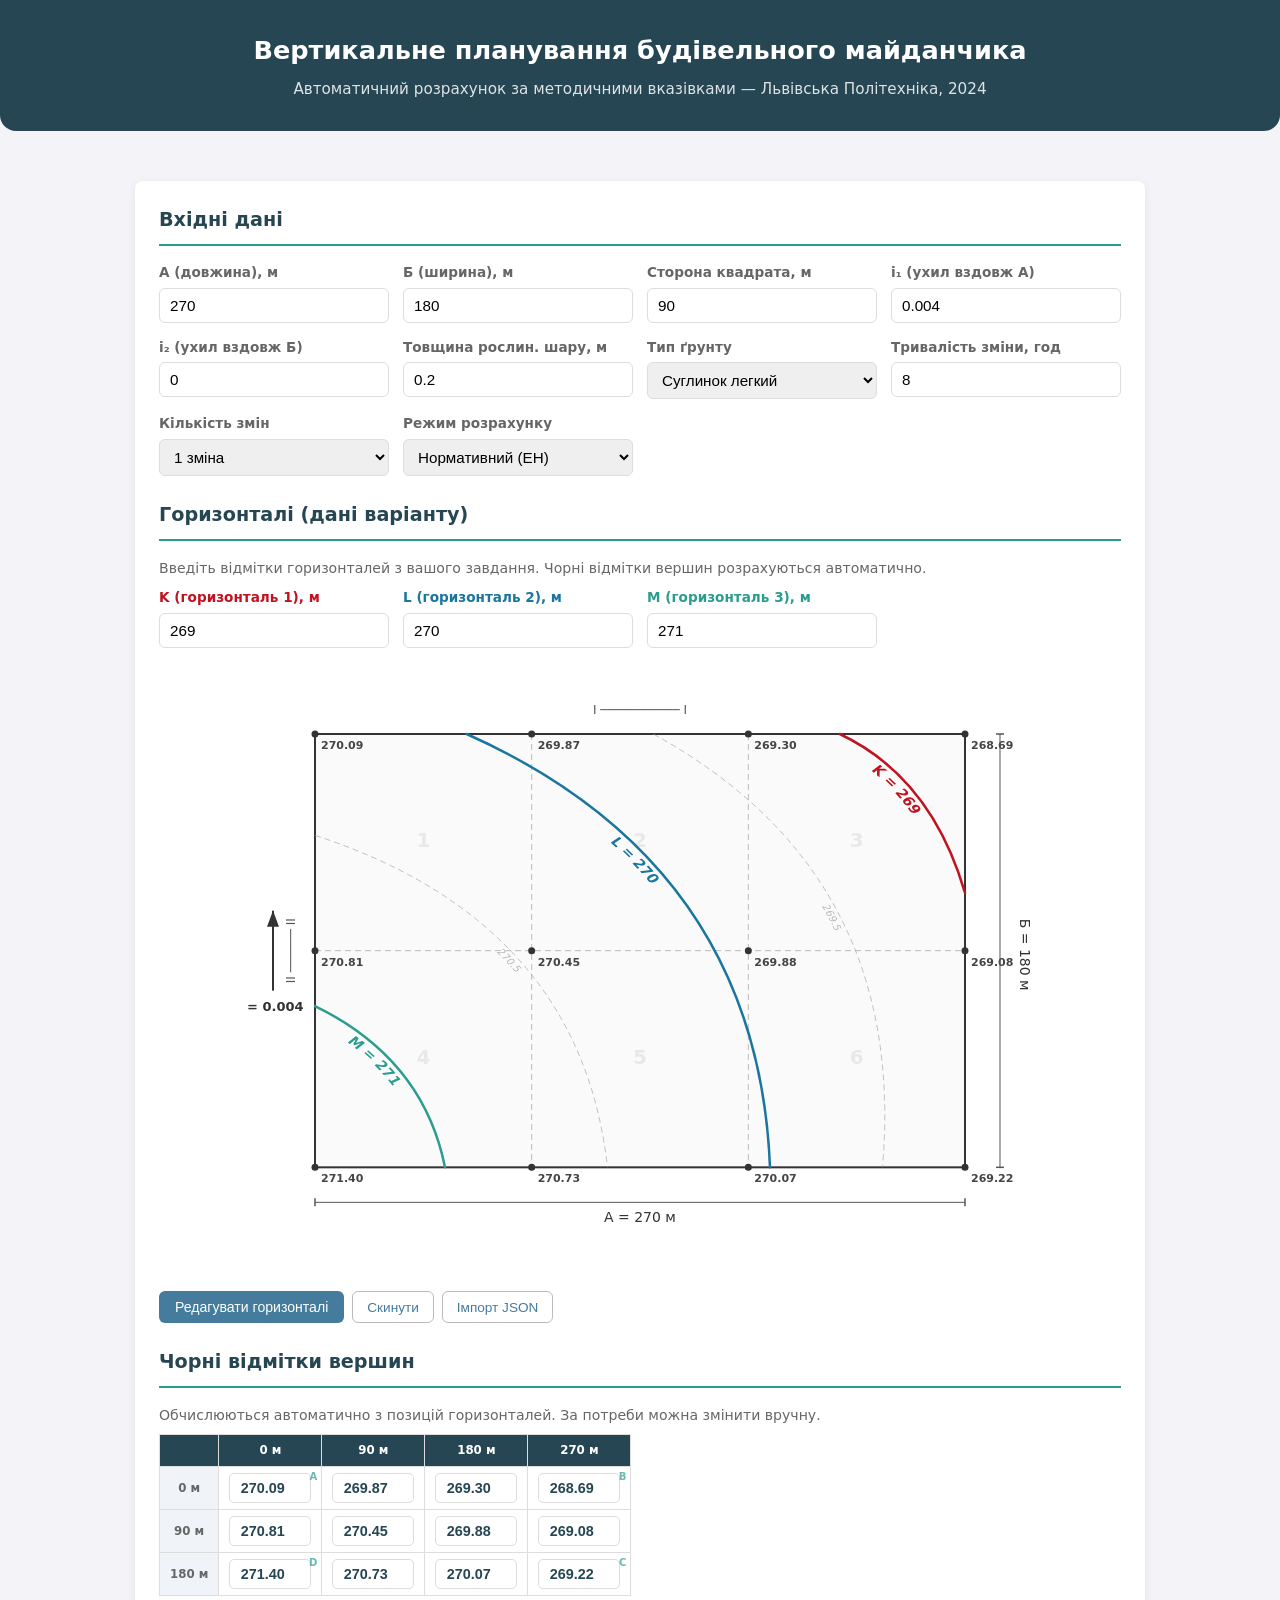
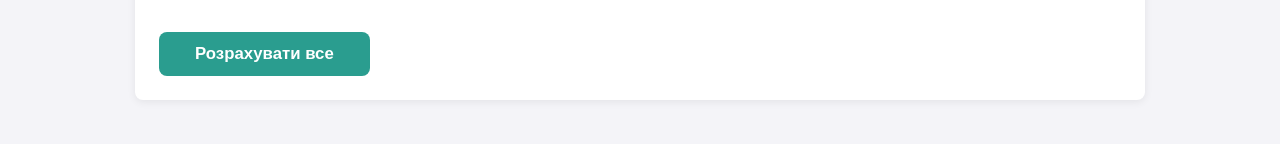
<file: index.html>
<!DOCTYPE html>
<html lang="uk">

<head>
  <meta charset="UTF-8">
  <meta name="viewport" content="width=device-width, initial-scale=1.0">
  <title>Вертикальне планування будівельного майданчика</title>
  <link rel="stylesheet" href="css/style.css">
</head>

<body>

  <header>
    <h1>Вертикальне планування будівельного майданчика</h1>
    <p>Автоматичний розрахунок за методичними вказівками &mdash; Львівська Політехніка, 2024</p>
  </header>

  <div class="container">

    <!-- ===== Input Section ===== -->
    <div class="input-section">
      <h2>Вхідні дані</h2>

      <div class="form-grid">
        <div class="form-group">
          <label>A (довжина), м</label>
          <input type="number" id="paramA" value="270" step="10">
        </div>
        <div class="form-group">
          <label>Б (ширина), м</label>
          <input type="number" id="paramB" value="180" step="10">
        </div>
        <div class="form-group">
          <label>Сторона квадрата, м</label>
          <input type="number" id="gridSide" value="90" step="10">
        </div>
        <div class="form-group">
          <label>i₁ (ухил вздовж A)</label>
          <input type="number" id="paramI1" value="0.004" step="0.001">
        </div>
        <div class="form-group">
          <label>i₂ (ухил вздовж Б)</label>
          <input type="number" id="paramI2" value="0" step="0.001">
        </div>
        <div class="form-group">
          <label>Товщина рослин. шару, м</label>
          <input type="number" id="paramTopsoil" value="0.2" step="0.05">
        </div>
        <div class="form-group">
          <label>Тип ґрунту</label>
          <select id="paramSoil">
            <option value="topsoil">Рослинний ґрунт</option>
            <option value="sand">Пісок</option>
            <option value="sandy_loam">Супісок</option>
            <option value="loam_light" selected>Суглинок легкий</option>
            <option value="loam_heavy">Суглинок важкий</option>
            <option value="clay_soft">Глина м'яка</option>
            <option value="chernozem">Чорнозем</option>
            <option value="gravel">Гравійно-галькові</option>
            <option value="loess_soft">Лес м'який</option>
            <option value="loess_hard">Лес твердий</option>
          </select>
        </div>
        <div class="form-group">
          <label>Тривалість зміни, год</label>
          <input type="number" id="paramShiftHours" value="8" step="1">
        </div>
        <div class="form-group">
          <label>Кількість змін</label>
          <select id="paramNumShifts">
            <option value="1" selected>1 зміна</option>
            <option value="2">2 зміни</option>
          </select>
        </div>
        <div class="form-group">
          <label>Режим розрахунку</label>
          <select id="paramCalcMode">
            <option value="normative" selected>Нормативний (ЕН)</option>
            <option value="production">Експлуатаційний</option>
          </select>
        </div>
      </div>

      <h2 style="margin-top:24px">Горизонталі (дані варіанту)</h2>
      <p style="font-size:0.88em;color:#666;margin-bottom:8px">
        Введіть відмітки горизонталей з вашого завдання. Чорні відмітки вершин розрахуються автоматично.
      </p>
      <div class="form-grid">
        <div class="form-group">
          <label style="color:#c1121f;font-weight:bold">K (горизонталь 1), м</label>
          <input type="number" id="paramK" value="269" step="0.5">
        </div>
        <div class="form-group">
          <label style="color:#1a759f;font-weight:bold">L (горизонталь 2), м</label>
          <input type="number" id="paramL" value="270" step="0.5">
        </div>
        <div class="form-group">
          <label style="color:#2a9d8f;font-weight:bold">M (горизонталь 3), м</label>
          <input type="number" id="paramM" value="271" step="0.5">
        </div>
      </div>

      <!-- Site Preview + Contour Editor -->
      <div id="previewSection" style="margin-top:16px">
        <div class="diagram-container" id="sitePreview"></div>
        <div class="contour-controls" style="margin-top:8px">
          <button id="btnEditContours" class="btn-secondary">Редагувати горизонталі</button>
          <button id="btnResetContours" class="btn-text">Скинути</button>
          <button id="btnImportContours" class="btn-text">Імпорт JSON</button>
        </div>
        <div id="contourParams" class="contour-params-panel" style="display:none"></div>
      </div>

      <h2 style="margin-top:24px">Чорні відмітки вершин</h2>
      <p style="font-size:0.88em;color:#666;margin-bottom:8px">
        Обчислюються автоматично з позицій горизонталей. За потреби можна змінити вручну.
      </p>
      <div id="vertexTableWrap">
        <!-- filled by JS -->
      </div>

      <div style="margin-top:16px; display:flex; gap: 16px; flex-wrap: wrap;">
        <button class="btn-primary" id="btnCalculate">
          Розрахувати все
        </button>
        <button class="btn-secondary" id="btnPreviewPdf"
          style="display:none; background-color: #2a9d8f; border-color: #2a9d8f; color: white;">
          📄 Прев'ю PDF
        </button>
        <button class="btn-secondary" id="btnPreviewGraphic"
          style="display:none; background-color: #264653; border-color: #264653; color: white;">
          🗊 Прев'ю графічної роботи
        </button>
      </div>
    </div>

    <!-- ===== Results ===== -->
    <div id="results"></div>

  </div>

  <script src="js/calc.js"></script>
  <script src="js/machines.js"></script>
  <script src="js/en-norms.js"></script>
  <script src="js/diagram.js"></script>
  <script src="js/contour-editor.js"></script>
  <script src="js/schedule.js"></script>
  <script src="js/app.js"></script>

</body>

</html>
</file>
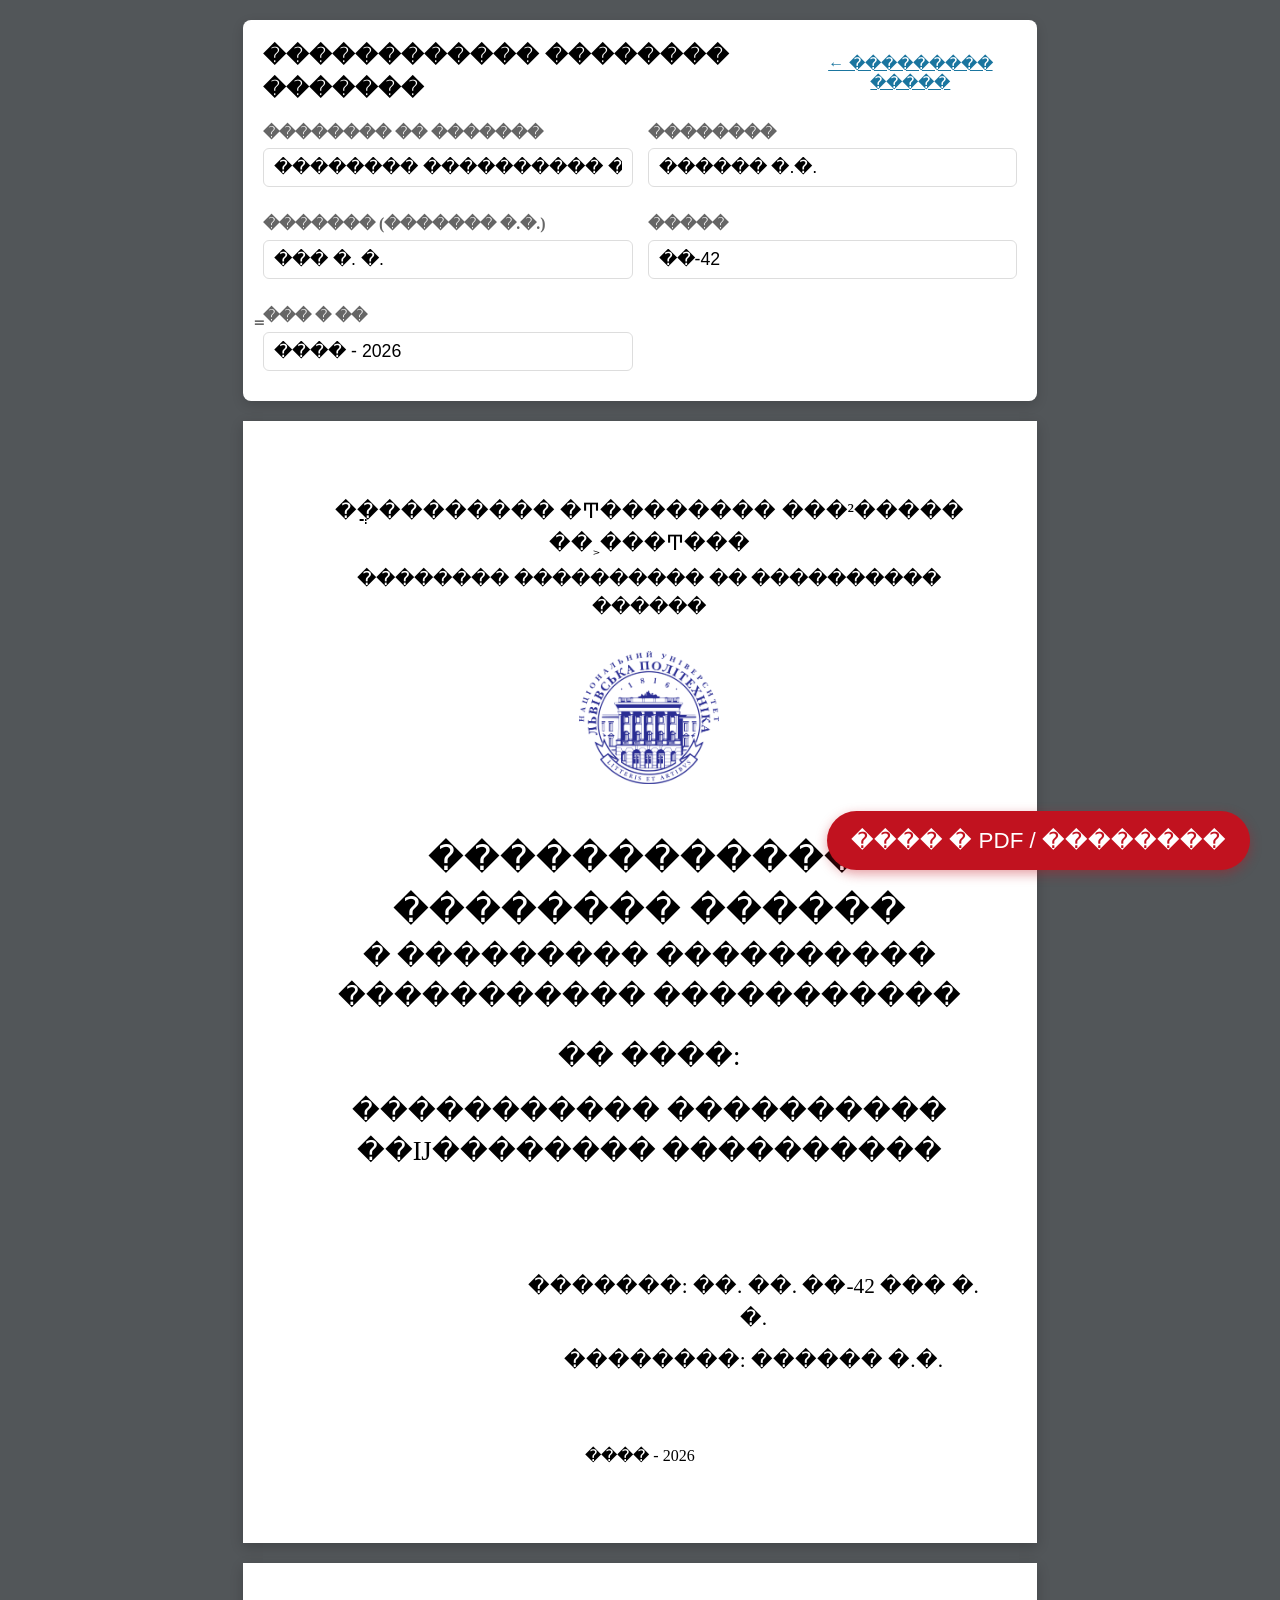
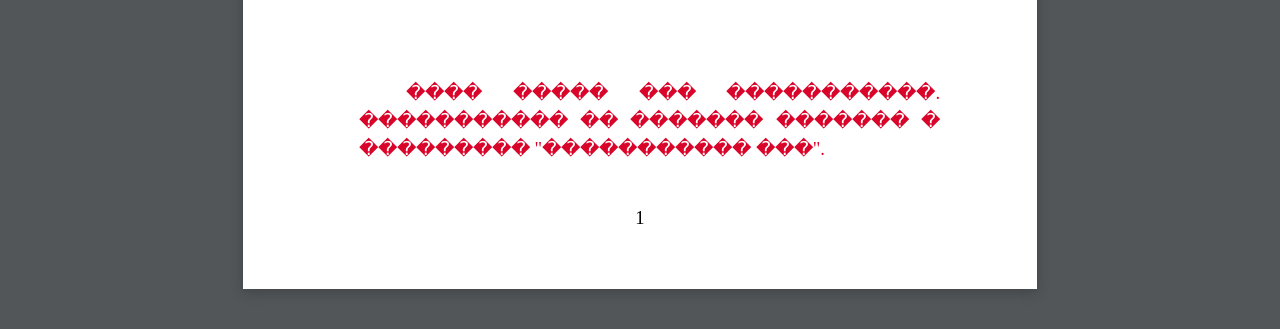
<file: .tmp_prev_preview.html>
<!DOCTYPE html>
<html lang="uk">

<head>
    <meta charset="UTF-8">
    <meta name="viewport" content="width=device-width, initial-scale=1.0">
    <title>������ ��� PDF - ����������� ����������</title>
    <link rel="stylesheet" href="css/style.css">
    <style>
        /* PAGE & SCREEN SETUP */
        body {
            background-color: #525659;
            /* ������ ��� �� � ���������� PDF */
            margin: 0;
            padding: 20px 0;
            font-family: 'Times New Roman', Times, serif;
            font-size: 14pt;
            line-height: 1.5;
            color: black;
        }

        .controls-panel {
            max-width: 21cm;
            margin: 0 auto 20px auto;
            background: white;
            padding: 20px;
            border-radius: 8px;
            box-shadow: 0 4px 12px rgba(0, 0, 0, 0.15);
        }

        .controls-panel .form-group {
            margin-bottom: 10px;
        }

        .student-info {
            display: grid;
            grid-template-columns: 1fr 1fr;
            gap: 15px;
        }

        /* ������� �4 �� ������ */
        .page {
            background: white;
            width: 21cm;
            min-height: 29.7cm;
            margin: 0 auto 20px auto;
            padding: 2cm 1.5cm 2cm 2cm;
            /* ����: 2�� ����, 1.5�� �����, 2�� ���, 2�� ��� */
            box-shadow: 0 4px 12px rgba(0, 0, 0, 0.2);
            box-sizing: border-box;
            position: relative;
            overflow-x: hidden;
        }

        .page.content-page {
            height: 29.7cm;
            min-height: 29.7cm;
            overflow: hidden;
        }

        /* TITLE PAGE SPECIFICS */
        .title-sheet {
            text-align: center;
        }

        .title-header {
            font-size: 16pt;
            margin-bottom: 5px;
            text-transform: uppercase;
        }

        .title-inst {
            font-size: 14pt;
            margin-bottom: 20px;
        }

        .title-logo {
            width: 140px;
            margin: 10px auto 40px auto;
        }

        .title-type {
            font-size: 26pt;
        }

        .title-sub {
            font-size: 20pt;
        }

        .title-topic {
            margin-top: 15px;
            font-size: 20pt;
        }

        .author-info {
            font-size: 16pt;
            display: flex;
            justify-content: flex-end;
            margin-top: 100px;
        }

        .author-details {
            display: flex;
            flex-direction: column;
            gap: 10px;
            width: 12cm;
        }

        .title-footer {
            position: absolute;
            bottom: 2cm;
            left: 0;
            right: 0;
            text-align: center;
            font-size: 12pt;
        }

        /* TOC and Intro Styles */
        .toc-item {
            display: flex;
            align-items: baseline;
            margin-bottom: 12px;
            font-size: 14pt;
        }

        .toc-dots {
            flex-grow: 1;
            border-bottom: 2px dotted black;
            margin: 0 10px;
        }

        /* Page Numbering Rules */
        body {
            counter-reset: custom-page 0;
        }

        .page {
            counter-increment: custom-page;
        }

        .title-sheet {
            counter-reset: custom-page 1;
            /* Title is page 1, but we hide it. Next is 2 */
        }

        .page:not(.title-sheet)::after {
            content: counter(custom-page);
            position: absolute;
            bottom: 1.5cm;
            left: 0;
            right: 0;
            text-align: center;
            font-size: 14pt;
        }

        /* CONTENT STYLES */
        #previewContent {
            font-family: 'Times New Roman', Times, serif;
            font-size: 14pt;
        }

        #previewContent .step-section {
            background: transparent !important;
            box-shadow: none !important;
            border: none !important;
            margin: 0;
            padding: 0;
            /* ����� ����� ���������� � ���� ������� (������ ������ �� ������ ���) */
            page-break-before: always;
        }

        #previewContent .step-header {
            background: none !important;
            padding: 20px 0 20px 0 !important;
            border-bottom: none !important;
            page-break-after: avoid;
            text-align: center;
        }

        #previewContent .step-header .step-number {
            background: transparent !important;
            color: black !important;
            display: inline;
            font-weight: bold;
            font-size: 16pt;
        }

        #previewContent .step-header .step-number::after {
            content: ".";
        }

        #previewContent .step-header .step-title {
            color: black !important;
            font-weight: bold;
            font-size: 16pt;
            display: inline;
            margin-left: 5px;
        }

        #previewContent .step-toggle,
        .btn-export {
            display: none !important;
        }

        #previewContent .step-desc,
        #previewContent p,
        #previewContent .note-box {
            text-align: justify !important;
            text-indent: 1.25cm !important;
            margin-bottom: 10px;
        }

        /* ������� �� �������� ���� � ������ ����� ������� */
        #previewContent table {
            width: 100%;
            border-collapse: collapse !important;
            margin: 20px 0 !important;
            background: transparent !important;
            box-shadow: none !important;
            page-break-inside: avoid;
            table-layout: fixed;
        }

        #previewContent th,
        #previewContent td {
            border: 1px solid black !important;
            padding: 8px !important;
            color: black !important;
            font-size: 14pt !important;
            background: transparent !important;
            text-align: center;
            word-break: break-word;
            overflow-wrap: anywhere;
        }

        #previewContent th {
            font-weight: bold !important;
        }

        #previewContent table.preview-grid-table,
        #previewContent table.preview-grid-table thead,
        #previewContent table.preview-grid-table tbody,
        #previewContent table.preview-grid-table tr,
        #previewContent table.preview-grid-table th,
        #previewContent table.preview-grid-table td {
            border: 1px solid #000 !important;
        }

        #previewContent table.compact-table th,
        #previewContent table.compact-table td {
            font-size: 11pt !important;
            padding: 4px !important;
            line-height: 1.25 !important;
        }

        #previewContent table.ultra-compact-table th,
        #previewContent table.ultra-compact-table td {
            font-size: 10pt !important;
            padding: 3px !important;
            line-height: 1.2 !important;
        }

        #previewContent .scaled-table-wrap {
            width: 100%;
            overflow: hidden;
            page-break-inside: avoid;
        }

        #previewContent .scaled-table-wrap .scaled-table-inner {
            display: inline-block;
            width: max-content;
            max-width: none;
            transform: scale(var(--fit-scale, 1));
            transform-origin: top left;
        }

        #previewContent .scaled-table-wrap .scaled-table-inner>table {
            width: max-content !important;
            min-width: 100%;
            max-width: none !important;
            margin: 0 !important;
            table-layout: auto !important;
        }

        #previewContent .step12-table-wrap {
            width: 100%;
            margin-top: 8px;
            overflow: hidden;
        }

        #previewContent .step12-table-wrap > table.step12-table {
            width: 100% !important;
            zoom: 0.9;
            margin: 0 !important;
        }

        #previewContent table.step12-table {
            width: 100% !important;
            table-layout: fixed !important;
            margin: 0 !important;
        }

        #previewContent table.step12-table th,
        #previewContent table.step12-table td {
            font-size: 9.2pt !important;
            padding: 1px !important;
            line-height: 1 !important;
            overflow-wrap: anywhere !important;
            word-break: break-word !important;
            hyphens: auto !important;
        }

        #previewContent table.step12-table th:nth-child(1),
        #previewContent table.step12-table td:nth-child(1) {
            width: 3%;
        }

        #previewContent table.step12-table th:nth-child(2),
        #previewContent table.step12-table td:nth-child(2) {
            width: 8%;
        }

        #previewContent table.step12-table th:nth-child(3),
        #previewContent table.step12-table td:nth-child(3) {
            width: 18%;
        }

        #previewContent table.step12-table th:nth-child(4),
        #previewContent table.step12-table td:nth-child(4) {
            width: 11%;
        }

        #previewContent table.step12-table th:nth-child(5),
        #previewContent table.step12-table td:nth-child(5) {
            width: 8%;
        }

        #previewContent table.step12-table th:nth-child(6),
        #previewContent table.step12-table td:nth-child(6),
        #previewContent table.step12-table th:nth-child(7),
        #previewContent table.step12-table td:nth-child(7) {
            width: 7%;
        }

        #previewContent table.step12-table th:nth-child(8),
        #previewContent table.step12-table td:nth-child(8),
        #previewContent table.step12-table th:nth-child(9),
        #previewContent table.step12-table td:nth-child(9) {
            width: 8%;
        }

        #previewContent table.step12-table th:nth-child(10),
        #previewContent table.step12-table td:nth-child(10) {
            width: 9%;
        }

        #previewContent table.step12-table th:nth-child(11),
        #previewContent table.step12-table td:nth-child(11) {
            width: 12%;
        }

        #previewContent table.step12-table th:nth-child(2),
        #previewContent table.step12-table td:nth-child(2),
        #previewContent table.step12-table th:nth-child(3),
        #previewContent table.step12-table td:nth-child(3),
        #previewContent table.step12-table th:nth-child(11),
        #previewContent table.step12-table td:nth-child(11) {
            overflow-wrap: anywhere !important;
            word-break: break-all !important;
            hyphens: auto !important;
        }

        #previewContent table.step11-table th,
        #previewContent table.step11-table td,
        #previewContent table.step11-summary-table th,
        #previewContent table.step11-summary-table td {
            font-size: 8pt !important;
            padding: 2px !important;
            line-height: 1.05 !important;
        }

        #previewContent table.step11-table {
            width: 100% !important;
            table-layout: fixed !important;
        }

        #previewContent table.step11-table th:nth-child(1),
        #previewContent table.step11-table td:nth-child(1) {
            width: 22%;
        }

        #previewContent table.step11-table th:nth-child(2),
        #previewContent table.step11-table td:nth-child(2) {
            width: 19%;
        }

        #previewContent table.step11-table th:nth-child(3),
        #previewContent table.step11-table td:nth-child(3) {
            width: 13%;
        }

        #previewContent table.step11-table th:nth-child(4),
        #previewContent table.step11-table td:nth-child(4) {
            width: 10%;
        }

        #previewContent table.step11-table th:nth-child(5),
        #previewContent table.step11-table td:nth-child(5),
        #previewContent table.step11-table th:nth-child(6),
        #previewContent table.step11-table td:nth-child(6),
        #previewContent table.step11-table th:nth-child(7),
        #previewContent table.step11-table td:nth-child(7),
        #previewContent table.step11-table th:nth-child(8),
        #previewContent table.step11-table td:nth-child(8) {
            width: 9%;
        }

        #previewContent table.step11-summary-table {
            width: 100% !important;
            table-layout: fixed !important;
        }

        #previewContent table.step13-schedule-table {
            width: 100% !important;
            table-layout: fixed !important;
            border-collapse: separate !important;
            border-spacing: 0 !important;
            margin-top: 12px !important;
            border: 1.4px solid #000 !important;
            background: #fff !important;
        }

        #previewContent table.step13-schedule-table th,
        #previewContent table.step13-schedule-table td {
            font-size: 6pt !important;
            padding: 0.8px !important;
            line-height: 1 !important;
            border: 0 !important;
            outline: 1.5px solid #000 !important;
            outline-offset: -1px !important;
            box-shadow: inset 0 0 0 1px #000 !important;
            background: #fff !important;
            vertical-align: middle !important;
        }

        #previewContent table.step13-schedule-table th.process-col,
        #previewContent table.step13-schedule-table td.process-col {
            width: 23%;
            text-align: left !important;
        }

        #previewContent table.step13-schedule-table th.volume-col,
        #previewContent table.step13-schedule-table td.volume-col {
            width: 11%;
        }

        #previewContent table.step13-schedule-table th.machine-col,
        #previewContent table.step13-schedule-table td.machine-col {
            width: 16%;
        }

        #previewContent table.step13-schedule-table th.crew-col,
        #previewContent table.step13-schedule-table td.crew-col {
            width: 7%;
        }

        #previewContent table.step13-schedule-table th.num-col,
        #previewContent table.step13-schedule-table td.num-col {
            width: 4%;
        }

        #previewContent table.step13-schedule-table td.day-cell,
        #previewContent table.step13-schedule-table th.day-cell {
            width: 3.9%;
            text-align: center !important;
        }

        #previewContent table.step13-schedule-table td.day-cell.active {
            background: #d9d9d9 !important;
            font-weight: bold !important;
        }

        #previewContent table.step13-schedule-table td.day-cell.empty {
            background: white !important;
        }

        #previewContent .step13-rotated-wrap {
            position: relative;
            width: 100%;
            height: 24.0cm;
            margin: 2px 0 2px;
            overflow: hidden;
            page-break-inside: avoid;
            break-inside: avoid;
        }

        #previewContent .step13-rotated-inner {
            position: absolute;
            top: 22.5cm;
            left: 2.2cm;
            width: 24.1cm;
            transform-origin: top left;
            transform: rotate(-90deg) scale(0.91);
        }

        #previewContent .step13-rotated-inner table.step13-schedule-table {
            width: 24.1cm !important;
            margin-top: 0 !important;
        }

        #previewContent .step13-rotated-inner .step13-schedule-svg {
            display: block;
            width: 24.1cm !important;
            height: auto !important;
            background: #fff !important;
        }

        #previewContent .positive,
        #previewContent .negative,
        #previewContent .highlight {
            color: black !important;
            font-weight: normal !important;
        }

        #previewContent .formula-block,
        #previewContent .formula-sub,
        #previewContent .success-box,
        #previewContent .note-box {
            background: transparent !important;
            border: none !important;
            color: black !important;
            padding: 0 !important;
            border-radius: 0 !important;
            box-shadow: none !important;
            margin: 15px 0 !important;
            page-break-inside: avoid;
        }

        #previewContent .formula-title {
            display: none !important;
        }

        #previewContent .formula-math {
            text-align: center;
            font-size: 14pt;
            margin: 20px 0;
            text-indent: 0 !important;
        }

        #previewContent .formula-math math {
            font-size: 1.08em;
        }

        #previewContent .formula-math mtext {
            font-family: 'Times New Roman', Times, serif;
        }

        #previewContent .formula-result {
            font-weight: bold !important;
            color: black !important;
            text-align: center;
            display: block;
            margin-top: 15px;
            text-indent: 0 !important;
        }

        #previewContent div.diagram-container {
            box-shadow: none !important;
            border: 1px solid black !important;
            margin: 20px 0 !important;
            border-radius: 0 !important;
            background: transparent !important;
            page-break-inside: avoid;
        }

        [data-preview-diagram-host] {
            position: relative;
            margin: 20px auto 0;
            max-width: 100%;
        }

        .preview-diagram-frame,
        .carto-svg-frame {
            width: 100%;
            padding: 0;
            border: none;
            background: transparent;
            box-sizing: border-box;
        }

        .preview-diagram-frame > svg,
        .carto-svg-frame > svg {
            display: block;
            width: 100%;
            height: auto;
        }

        .carto-style-panel {
            position: fixed;
            z-index: 1100;
            width: 280px;
            max-width: calc(100vw - 24px);
            padding: 16px;
            border-radius: 16px;
            background: rgba(245, 240, 229, 0.96);
            border: 1px solid rgba(54, 48, 36, 0.18);
            box-shadow: 0 18px 48px rgba(0, 0, 0, 0.24);
            backdrop-filter: blur(10px);
            color: #2e261d;
        }

        .carto-style-panel[hidden] {
            display: none !important;
        }

        .carto-style-panel h4 {
            margin: 0;
            font-size: 16px;
            line-height: 1.2;
        }

        .carto-style-panel p {
            margin: 6px 0 0;
            font-size: 12px;
            line-height: 1.35;
            color: rgba(46, 38, 29, 0.72);
        }

        .carto-style-grid {
            display: grid;
            gap: 12px;
            margin-top: 14px;
        }

        .carto-style-section {
            border: 1px solid rgba(54, 48, 36, 0.14);
            border-radius: 12px;
            background: rgba(255, 255, 255, 0.46);
            overflow: hidden;
        }

        .carto-style-section summary {
            list-style: none;
            cursor: pointer;
            padding: 10px 12px;
            font-size: 12px;
            font-weight: 700;
            user-select: none;
            display: flex;
            align-items: center;
            justify-content: space-between;
        }

        .carto-style-section summary::-webkit-details-marker {
            display: none;
        }

        .carto-style-section summary::after {
            content: '▾';
            font-size: 12px;
            transition: transform 0.15s ease;
        }

        .carto-style-section[open] summary::after {
            transform: rotate(180deg);
        }

        .carto-style-section-body {
            display: grid;
            gap: 12px;
            padding: 0 12px 12px;
        }

        .carto-style-row {
            display: grid;
            gap: 6px;
        }

        .carto-style-row label,
        .carto-style-range-head {
            display: flex;
            align-items: center;
            justify-content: space-between;
            gap: 10px;
            font-size: 12px;
            font-weight: 600;
        }

        .carto-style-row input[type="color"] {
            width: 100%;
            height: 38px;
            padding: 0;
            border: none;
            background: transparent;
            cursor: pointer;
        }

        .carto-style-row input[type="range"] {
            width: 100%;
            accent-color: #8c5e3c;
        }

        .carto-style-row select {
            width: 100%;
            border: 1px solid rgba(54, 48, 36, 0.18);
            border-radius: 10px;
            background: rgba(255, 255, 255, 0.92);
            padding: 8px 10px;
            color: #2e261d;
        }

        .carto-style-presets,
        .carto-style-actions {
            display: grid;
            grid-template-columns: repeat(3, 1fr);
            gap: 8px;
        }

        .carto-style-actions {
            grid-template-columns: 1fr;
        }

        .carto-style-btn {
            border: 1px solid rgba(54, 48, 36, 0.16);
            border-radius: 10px;
            background: rgba(255, 255, 255, 0.82);
            color: #2e261d;
            padding: 8px 10px;
            font-size: 12px;
            font-weight: 600;
            cursor: pointer;
            transition: transform 0.15s ease, box-shadow 0.15s ease, border-color 0.15s ease;
        }

        .carto-style-btn:hover {
            transform: translateY(-1px);
            box-shadow: 0 8px 18px rgba(0, 0, 0, 0.12);
            border-color: rgba(54, 48, 36, 0.28);
        }

        .carto-style-btn:active {
            transform: translateY(0);
        }

        .carto-style-btn[data-preset="paper"] {
            background: linear-gradient(180deg, #f7f1e3 0%, #efe3c7 100%);
        }

        .carto-style-btn[data-preset="mono"] {
            background: linear-gradient(180deg, #ffffff 0%, #d9d9d9 100%);
        }

        .carto-style-panel .value-chip {
            min-width: 44px;
            padding: 2px 8px;
            border-radius: 999px;
            background: rgba(46, 38, 29, 0.08);
            text-align: center;
            font-variant-numeric: tabular-nums;
        }

        .btn-print-float {
            position: fixed;
            bottom: 30px;
            right: 30px;
            background: #c1121f;
            color: white;
            padding: 16px 24px;
            border-radius: 30px;
            font-size: 1.2em;
            cursor: pointer;
            border: none;
            box-shadow: 0 4px 12px rgba(193, 18, 31, 0.4);
            transition: all 0.2s;
            z-index: 1000;
        }

        .btn-print-float:hover {
            background: #a00f1a;
            transform: translateY(-2px);
        }

        /* PRINT MEDIA QUERIES */
        @media print {
            @page {
                size: A4;
                margin: 0;
            }

            body {
                background: white;
                padding: 0;
            }

            .controls-panel,
            .carto-style-panel,
            .btn-print-float,
            .no-print {
                display: none !important;
            }

            .page {
                margin: 0;
                box-shadow: none;
                width: 21cm;
                min-height: 29.7cm;
                position: relative;
                overflow-x: hidden;
                break-after: page;
                page-break-after: always;
            }

            .page.content-page {
                height: 29.7cm;
                min-height: 29.7cm;
                overflow: hidden;
            }

            .page:last-of-type {
                break-after: auto;
                page-break-after: auto;
            }

            /* Title page fills the entire first page */
            .title-sheet {
                min-height: 29.7cm;
                page-break-after: always;
            }

            /* Disable on-screen page number since browser handles it */
            .page::after {
                display: none !important;
            }

            * {
                -webkit-print-color-adjust: exact !important;
                print-color-adjust: exact !important;
            }

            #previewContent .step13-rotated-wrap {
                height: 24.0cm !important;
                margin: 0 !important;
                overflow: hidden !important;
            }

            #previewContent .step13-rotated-inner {
                top: 22.2cm !important;
                left: 2.0cm !important;
                width: 24.1cm !important;
                transform-origin: top left !important;
                transform: rotate(-90deg) scale(0.89) !important;
            }

            #previewContent .step13-rotated-inner table.step13-schedule-table,
            #previewContent .step13-rotated-inner table.step13-schedule-table th,
            #previewContent .step13-rotated-inner table.step13-schedule-table td {
                border-color: #000 !important;
            }
        }
    </style>
</head>

<body>

    <!-- ������ ��������� (�� ���������) -->
    <div class="controls-panel no-print">
        <div style="display:flex; justify-content:space-between; align-items:center; margin-bottom:15px;">
            <h3 style="margin:0;">������������ �������� �������</h3>
            <button onclick="window.close()"
                style="cursor:pointer; font-size:16px; background:none; border:none; color:#1a759f; text-decoration:underline;">&larr;
                ��������� �����</button>
        </div>
        <div class="student-info">
            <div class="form-group">
                <label>�������� �� �������</label>
                <input type="text" id="instName"
                    value="�������� ���������� �� ���������� ������"
                    oninput="updatePrintView()">
            </div>
            <div class="form-group">
                <label>��������</label>
                <input type="text" id="teacherName" placeholder="������, ������� �.�." value="������ �.�."
                    oninput="updatePrintView()">
            </div>
            <div class="form-group">
                <label>������� (������� �.�.)</label>
                <input type="text" id="studentName" placeholder="������ �.�." value="��� �. �."
                    oninput="updatePrintView()">
            </div>
            <div class="form-group">
                <label>�����</label>
                <input type="text" id="studentGroup" placeholder="���-41" value="��-42" oninput="updatePrintView()">
            </div>
            <div class="form-group">
                <label>̳��� � ��</label>
                <input type="text" id="cityYear" value="���� - 2026" oninput="updatePrintView()">
            </div>
        </div>
    </div>

    <!-- 1 ���в���: ������� -->
    <aside id="cartogramStylePanel" class="carto-style-panel no-print" hidden></aside>

    <div class="page title-sheet">
        <div class="title-header">
            ��ֲ�������� �Ͳ�������� ���²����� ��˲���Ͳ���
        </div>

        <div class="title-inst" id="lblInst">
            �������� ���������� �� ���������� ������
        </div>

        <!-- Logo -->
        <div>
            <img src="Nulp_logo_ukr.png" alt="�������� ����������" class="title-logo">
        </div>

        <div class="title-type">
            ������������-�������� ������
        </div>

        <div class="title-sub">
            � ��������� ���������� ����������� �����������
        </div>

        <div style="margin-top: 20px; font-size: 20pt;">�� ����:</div>

        <div class="title-topic">
            ����������� ���������� ��Ĳ�������� ����������
        </div>

        <div class="author-info">
            <div class="author-details">
                <div>�������: ��. ��. <span id="lblGroup">��-42</span> <span id="lblName">��� �. �.</span></div>
                <div>��������: <span id="lblTeacher">������ �.�.</span></div>
            </div>
        </div>

        <div class="title-footer" id="lblCityYear">
            ���� - 2026
        </div>
    </div>

    <!-- �̲�� ��������� -->
    <!-- �� ��������� ���� ���� � �������, � print-����� ������� ��� ����'� ���� ������� page-break-before: always �� step-section -->
    <div class="page" style="padding-bottom: 2cm; min-height: auto;">
        <div id="previewContent">
            <!-- ���� ������������� step-section -->
        </div>
    </div>

    <button class="btn-print-float no-print" onclick="window.print()">���� � PDF / ��������</button>

    <script src="js/machines.js"></script>
    <script src="js/en-norms.js"></script>
    <script src="js/calc.js"></script>
    <script>
        function updatePrintView() {
            const inst = document.getElementById('instName').value;
            document.getElementById('lblInst').innerHTML = inst ? inst.replace(', ', '<br>').replace(',', '<br>') : '�������� ���������� �� ���������� ������';

            document.getElementById('lblName').innerText = document.getElementById('studentName').value || '';
            document.getElementById('lblGroup').innerText = document.getElementById('studentGroup').value || '_______';
            document.getElementById('lblTeacher').innerText = document.getElementById('teacherName').value || '';
            document.getElementById('lblCityYear').innerText = document.getElementById('cityYear').value || '���� - 2026';
        }

        function fitScaledTablesIn(root = document) {
            const wraps = root.querySelectorAll('#previewContent .scaled-table-wrap, .scaled-table-wrap');
            wraps.forEach((wrap) => {
                const inner = wrap.querySelector('.scaled-table-inner');
                const table = inner?.querySelector('table');
                if (!inner || !table) return;

                wrap.style.height = '';
                inner.style.setProperty('--fit-scale', '1');
                table.style.width = 'max-content';
                table.style.minWidth = '100%';
                table.style.tableLayout = 'auto';

                const availableWidth = wrap.clientWidth;
                const naturalWidth = Math.max(inner.scrollWidth, table.scrollWidth, table.getBoundingClientRect().width);
                const naturalHeight = Math.max(inner.scrollHeight, table.scrollHeight, table.getBoundingClientRect().height);

                if (!availableWidth || !naturalWidth) return;

                const forcedMaxScale = wrap.dataset.forceScale ? Number(wrap.dataset.forceScale) : 1;
                const scale = Math.min(forcedMaxScale, 1, availableWidth / naturalWidth);
                inner.style.setProperty('--fit-scale', String(scale));
                wrap.style.height = `${Math.ceil(naturalHeight * scale)}px`;
            });
        }

        function fitScaledTables() {
            fitScaledTablesIn(document);
        }

        function getScreenPageHeightPx() {
            const probe = document.createElement('div');
            probe.style.position = 'absolute';
            probe.style.visibility = 'hidden';
            probe.style.pointerEvents = 'none';
            probe.style.width = '21cm';
            probe.style.height = '29.7cm';
            document.body.appendChild(probe);
            const height = probe.getBoundingClientRect().height || 1;
            probe.remove();
            return height;
        }

        function createMeasuredPage(sectionId) {
            const page = document.createElement('div');
            page.className = 'page content-page';
            if (sectionId) page.dataset.sectionId = sectionId;
            page.style.position = 'absolute';
            page.style.visibility = 'hidden';
            page.style.pointerEvents = 'none';
            page.style.left = '-99999px';
            page.style.top = '0';
            page.style.margin = '0';
            page.style.zIndex = '-1';
            document.body.appendChild(page);
            return page;
        }

        function collectNonEmptyNodes(container) {
            return Array.from(container.childNodes).filter((node) => {
                if (node.nodeType === Node.TEXT_NODE) return node.textContent.trim().length > 0;
                return true;
            });
        }

        function paginateHtmlContent(html, sectionId) {
            const source = document.createElement('div');
            source.innerHTML = html;
            const nodes = collectNonEmptyNodes(source);
            const pageHeight = getScreenPageHeightPx();
            const pages = [];

            let currentPage = document.createElement('div');
            currentPage.className = 'page content-page';
            currentPage.dataset.sectionId = sectionId;

            let measurePage = createMeasuredPage(sectionId);

            const resetMeasurePage = () => {
                const next = createMeasuredPage();
                measurePage.remove();
                measurePage = next;
            };

            const commitCurrentPage = () => {
                if (!currentPage.childNodes.length) return;
                pages.push(currentPage);
                currentPage = document.createElement('div');
                currentPage.className = 'page content-page';
                resetMeasurePage();
            };

            nodes.forEach((node) => {
                const visibleClone = node.cloneNode(true);
                const measureClone = node.cloneNode(true);
                currentPage.appendChild(visibleClone);
                measurePage.appendChild(measureClone);
                fitScaledTablesIn(measurePage);

                if (measurePage.scrollHeight > pageHeight + 1) {
                    currentPage.removeChild(visibleClone);
                    measurePage.removeChild(measureClone);

                    if (currentPage.childNodes.length) {
                        commitCurrentPage();
                    }

                    const newVisibleClone = node.cloneNode(true);
                    const newMeasureClone = node.cloneNode(true);
                    currentPage.appendChild(newVisibleClone);
                    measurePage.appendChild(newMeasureClone);
                    fitScaledTablesIn(measurePage);
                }
            });

            if (measurePage.isConnected) measurePage.remove();
            if (currentPage.childNodes.length) pages.push(currentPage);
            if (pages.length && sectionId) pages[0].dataset.sectionId = sectionId;
            return pages;
        }

        function updateTocPageNumbers() {
            const tocTargets = document.querySelectorAll('[data-toc-target]');
            if (!tocTargets.length) return;

            const pageHeight = getScreenPageHeightPx();
            let currentPage = 2;
            const pageMap = {};

            document.querySelectorAll('.page.content-page').forEach((pageEl) => {
                const sectionId = pageEl.dataset.sectionId;
                if (sectionId && pageMap[sectionId] == null) {
                    pageMap[sectionId] = currentPage;
                }

                const consumedPages = Math.max(1, Math.ceil(pageEl.getBoundingClientRect().height / pageHeight));
                currentPage += consumedPages;
            });

            tocTargets.forEach((node) => {
                node.textContent = pageMap[node.dataset.tocTarget] ?? '�';
            });
        }

        const CARTO_THEME_STORAGE_KEY = 'geo-cartogram-preview-theme-v4';
        const CARTO_DEFAULT_THEME = Object.freeze({
            fillColor: '#6a6a6a',
            cutColor: '#111111',
            inkColor: '#2a2a2a',
            paperColor: '#ffffff',
            zoneOpacity: 0,
            hatchOpacity: 65,
            lineScale: 1.4,
            contourKColor: '#111111',
            contourLColor: '#111111',
            contourMColor: '#111111',
            backgroundContourColor: '#111111',
            backgroundContourStyle: 'solid',
            blackMarkColor: '#4a4a4a',
            redMarkColor: '#e00000',
            workingMarkColor: '#4a97e5'
        });
        const CARTO_PRESETS = Object.freeze({
            default: { ...CARTO_DEFAULT_THEME },
            paper: {
                fillColor: '#787067',
                cutColor: '#2c261f',
                inkColor: '#2b241c',
                paperColor: '#f7f1e3',
                zoneOpacity: 4,
                hatchOpacity: 55,
                lineScale: 1.25,
                contourKColor: '#7a3c28',
                contourLColor: '#5f5649',
                contourMColor: '#8b7a62',
                backgroundContourColor: '#a59a87',
                backgroundContourStyle: 'solid',
                blackMarkColor: '#2b241c',
                redMarkColor: '#7a3c28',
                workingMarkColor: '#4c4339'
            },
            mono: {
                fillColor: '#5f5f5f',
                cutColor: '#111111',
                inkColor: '#222222',
                paperColor: '#ffffff',
                zoneOpacity: 0,
                hatchOpacity: 80,
                lineScale: 1.45,
                contourKColor: '#111111',
                contourLColor: '#444444',
                contourMColor: '#666666',
                backgroundContourColor: '#9a9a9a',
                backgroundContourStyle: 'dashed',
                blackMarkColor: '#111111',
                redMarkColor: '#333333',
                workingMarkColor: '#555555'
            }
        });

        let cartogramTheme = { ...CARTO_DEFAULT_THEME };

        function normalizeColorToken(value) {
            return String(value || '').replace(/\s+/g, '').toLowerCase();
        }

        function clampNumber(value, min, max, fallback) {
            if (!Number.isFinite(value)) return fallback;
            return Math.min(max, Math.max(min, value));
        }

        function normalizeHexColor(value, fallback) {
            return /^#[0-9a-f]{6}$/i.test(value || '') ? value : fallback;
        }

        function normalizeCartogramTheme(raw = {}) {
            return {
                fillColor: normalizeHexColor(raw.fillColor, CARTO_DEFAULT_THEME.fillColor),
                cutColor: normalizeHexColor(raw.cutColor, CARTO_DEFAULT_THEME.cutColor),
                inkColor: normalizeHexColor(raw.inkColor, CARTO_DEFAULT_THEME.inkColor),
                paperColor: normalizeHexColor(raw.paperColor, CARTO_DEFAULT_THEME.paperColor),
                zoneOpacity: clampNumber(Number(raw.zoneOpacity), 0, 25, CARTO_DEFAULT_THEME.zoneOpacity),
                hatchOpacity: clampNumber(Number(raw.hatchOpacity), 0, 100, CARTO_DEFAULT_THEME.hatchOpacity),
                lineScale: clampNumber(Number(raw.lineScale), 0.6, 1.8, CARTO_DEFAULT_THEME.lineScale),
                contourKColor: normalizeHexColor(raw.contourKColor, CARTO_DEFAULT_THEME.contourKColor),
                contourLColor: normalizeHexColor(raw.contourLColor, CARTO_DEFAULT_THEME.contourLColor),
                contourMColor: normalizeHexColor(raw.contourMColor, CARTO_DEFAULT_THEME.contourMColor),
                backgroundContourColor: normalizeHexColor(raw.backgroundContourColor, CARTO_DEFAULT_THEME.backgroundContourColor),
                backgroundContourStyle: raw.backgroundContourStyle === 'solid' ? 'solid' : CARTO_DEFAULT_THEME.backgroundContourStyle,
                blackMarkColor: normalizeHexColor(raw.blackMarkColor, CARTO_DEFAULT_THEME.blackMarkColor),
                redMarkColor: normalizeHexColor(raw.redMarkColor, CARTO_DEFAULT_THEME.redMarkColor),
                workingMarkColor: normalizeHexColor(raw.workingMarkColor, CARTO_DEFAULT_THEME.workingMarkColor)
            };
        }

        function loadCartogramTheme() {
            try {
                const raw = localStorage.getItem(CARTO_THEME_STORAGE_KEY);
                return raw ? normalizeCartogramTheme(JSON.parse(raw)) : { ...CARTO_DEFAULT_THEME };
            } catch (error) {
                return { ...CARTO_DEFAULT_THEME };
            }
        }

        function saveCartogramTheme(theme) {
            try {
                localStorage.setItem(CARTO_THEME_STORAGE_KEY, JSON.stringify(theme));
            } catch (error) {
                console.warn('Could not save cartogram preview theme', error);
            }
        }

        function hexToRgb(hex) {
            const safeHex = (hex || '#000000').replace('#', '');
            return {
                r: parseInt(safeHex.slice(0, 2), 16),
                g: parseInt(safeHex.slice(2, 4), 16),
                b: parseInt(safeHex.slice(4, 6), 16)
            };
        }

        function hexToRgba(hex, alpha) {
            const { r, g, b } = hexToRgb(hex);
            return `rgba(${r},${g},${b},${alpha})`;
        }

        function getDiagramHosts() {
            return Array.from(document.querySelectorAll('[data-preview-diagram-host]'));
        }

        function getDiagramSvgs() {
            return getDiagramHosts()
                .map((host) => ({ host, svg: host.querySelector('svg') }))
                .filter((entry) => entry.svg);
        }

        function getActiveDiagramHost() {
            const hosts = getDiagramHosts();
            if (!hosts.length) return null;

            const viewportH = window.innerHeight || document.documentElement.clientHeight || 0;
            const visibleHosts = hosts
                .map((host) => ({ host, rect: host.getBoundingClientRect() }))
                .filter(({ rect }) => rect.bottom > 60 && rect.top < viewportH - 60)
                .sort((a, b) => Math.abs(a.rect.top - 110) - Math.abs(b.rect.top - 110));

            return (visibleHosts[0] || { host: hosts[0] }).host;
        }

        function detectCartogramRole(value) {
            const color = normalizeColorToken(value);
            if (!color || color === 'none' || color.startsWith('url(')) return '';
            if (color === '#fff' || color === '#ffffff' || color === 'white') return 'paper';
            if (color === '#2a9d8f' || color === 'rgb(42,157,143)' || color === '#6a6a6a') return 'fill';
            if (color === '#e76f51' || color === 'rgb(231,111,81)' || color === '#e63946' || color === '#d62828' || color === 'rgb(230,57,70)' || color === 'rgb(214,40,40)') return 'cut';
            if (color === '#fafafa') return 'paper';
            if (color.startsWith('rgba(42,157,143,')) return 'fill-zone';
            if (color.startsWith('rgba(231,111,81,')) return 'cut-zone';
            if (color.startsWith('rgba(0,0,0,0.07') || color.startsWith('rgba(0,0,0,0.08')) return 'watermark';

            const inkPalette = new Set([
                '#264653', '#333', '#333333', '#444', '#444444', '#555', '#555555',
                '#666', '#666666', '#777', '#777777', '#888', '#888888', '#999', '#999999',
                'black', '#000', '#000000'
            ]);
            return inkPalette.has(color) ? 'ink' : '';
        }

        function prepareCartogramSvg(svg) {
            if (!svg || svg.dataset.cartoPrepared === '1') return;

            svg.querySelectorAll('*').forEach((node) => {
                if (node.closest('pattern') && node.tagName.toLowerCase() === 'line') {
                    node.dataset.cartoStrokeRole = node.dataset.cartoStrokeRole || 'hatch';
                }

                if (node.hasAttribute('fill') && !node.dataset.cartoFillRole) {
                    const role = detectCartogramRole(node.getAttribute('fill'));
                    if (role) node.dataset.cartoFillRole = role;
                }

                if (node.hasAttribute('stroke') && !node.dataset.cartoStrokeRole) {
                    const role = detectCartogramRole(node.getAttribute('stroke'));
                    if (role) node.dataset.cartoStrokeRole = role;
                }

                if (node.hasAttribute('stroke-width') && !node.dataset.cartoBaseStrokeWidth) {
                    node.dataset.cartoBaseStrokeWidth = node.getAttribute('stroke-width');
                }
            });

            svg.dataset.cartoPrepared = '1';
        }

        function applyCartogramRole(node, attrName, role, theme) {
            if (!role) return;
            if (role === 'fill') node.setAttribute(attrName, theme.fillColor);
            if (role === 'cut') node.setAttribute(attrName, theme.cutColor);
            if (role === 'ink') node.setAttribute(attrName, theme.inkColor);
            if (role === 'paper') node.setAttribute(attrName, theme.paperColor);
            if (role === 'fill-zone') node.setAttribute(attrName, hexToRgba(theme.fillColor, theme.zoneOpacity / 100));
            if (role === 'cut-zone') node.setAttribute(attrName, hexToRgba(theme.cutColor, theme.zoneOpacity / 100));
            if (role === 'watermark') node.setAttribute(attrName, hexToRgba(theme.inkColor, 0.12));
            if (role === 'hatch') {
                node.setAttribute(attrName, theme.inkColor);
                node.setAttribute('opacity', String(theme.hatchOpacity / 100));
            }
        }

        function applyCartogramTheme(theme) {
            const diagrams = getDiagramSvgs();
            if (!diagrams.length) return;

            diagrams.forEach(({ host, svg }) => {
                prepareCartogramSvg(svg);
                host.style.background = theme.paperColor;

                svg.querySelectorAll('*').forEach((node) => {
                    if (node.dataset.cartoFillRole) {
                        applyCartogramRole(node, 'fill', node.dataset.cartoFillRole, theme);
                    }
                    if (node.dataset.cartoStrokeRole) {
                        applyCartogramRole(node, 'stroke', node.dataset.cartoStrokeRole, theme);
                    }

                    if (node.dataset.cartoBaseStrokeWidth && node.hasAttribute('stroke-width')) {
                        const baseWidth = parseFloat(node.dataset.cartoBaseStrokeWidth);
                        if (Number.isFinite(baseWidth)) {
                            const scaledWidth = Math.max(0.2, baseWidth * theme.lineScale);
                            node.setAttribute('stroke-width', scaledWidth.toFixed(3).replace(/\.?0+$/, ''));
                        }
                    }
                });

                svg.querySelectorAll('[data-contour-kind="mid"]').forEach((node) => {
                    node.setAttribute('stroke', theme.backgroundContourColor);
                    node.setAttribute('stroke-dasharray', theme.backgroundContourStyle === 'solid' ? 'none' : '5,3');
                });

                ['K', 'L', 'M'].forEach((contourId) => {
                    const colorKey = `contour${contourId}Color`;
                    svg.querySelectorAll(`[data-contour-kind="main"][data-contour-id="${contourId}"]`).forEach((node) => {
                        if (node.tagName.toLowerCase() === 'path') node.setAttribute('stroke', theme[colorKey]);
                        else node.setAttribute('fill', theme[colorKey]);
                    });
                });

                svg.querySelectorAll('[data-mark-role="black"]').forEach((node) => {
                    node.setAttribute('fill', theme.blackMarkColor);
                });
                svg.querySelectorAll('[data-mark-role="red"]').forEach((node) => {
                    node.setAttribute('fill', theme.redMarkColor);
                });
                svg.querySelectorAll('[data-mark-role="working"]').forEach((node) => {
                    node.setAttribute('fill', theme.workingMarkColor);
                });
            });

            saveCartogramTheme(theme);
        }

        function syncCartogramPanelValues() {
            const panel = document.getElementById('cartogramStylePanel');
            if (!panel || panel.hidden) return;

            panel.querySelector('[name="fillColor"]').value = cartogramTheme.fillColor;
            panel.querySelector('[name="cutColor"]').value = cartogramTheme.cutColor;
            panel.querySelector('[name="inkColor"]').value = cartogramTheme.inkColor;
            panel.querySelector('[name="paperColor"]').value = cartogramTheme.paperColor;
            panel.querySelector('[name="zoneOpacity"]').value = String(cartogramTheme.zoneOpacity);
            panel.querySelector('[name="hatchOpacity"]').value = String(cartogramTheme.hatchOpacity);
            panel.querySelector('[name="lineScale"]').value = String(cartogramTheme.lineScale);
            panel.querySelector('[name="contourKColor"]').value = cartogramTheme.contourKColor;
            panel.querySelector('[name="contourLColor"]').value = cartogramTheme.contourLColor;
            panel.querySelector('[name="contourMColor"]').value = cartogramTheme.contourMColor;
            panel.querySelector('[name="backgroundContourColor"]').value = cartogramTheme.backgroundContourColor;
            panel.querySelector('[name="backgroundContourStyle"]').value = cartogramTheme.backgroundContourStyle;
            panel.querySelector('[name="blackMarkColor"]').value = cartogramTheme.blackMarkColor;
            panel.querySelector('[name="redMarkColor"]').value = cartogramTheme.redMarkColor;
            panel.querySelector('[name="workingMarkColor"]').value = cartogramTheme.workingMarkColor;

            panel.querySelector('[data-value-for="zoneOpacity"]').textContent = `${cartogramTheme.zoneOpacity}%`;
            panel.querySelector('[data-value-for="hatchOpacity"]').textContent = `${cartogramTheme.hatchOpacity}%`;
            panel.querySelector('[data-value-for="lineScale"]').textContent = `${cartogramTheme.lineScale.toFixed(2)}x`;
        }

        function setCartogramTheme(nextTheme) {
            cartogramTheme = normalizeCartogramTheme(nextTheme);
            syncCartogramPanelValues();
            applyCartogramTheme(cartogramTheme);
            positionCartogramStylePanel();
        }

        function positionCartogramStylePanel() {
            const panel = document.getElementById('cartogramStylePanel');
            const anchor = getActiveDiagramHost();
            if (!panel || panel.hidden || !anchor) return;

            const gap = 84;
            const anchorRect = anchor.getBoundingClientRect();
            const panelRect = panel.getBoundingClientRect();

            let left = anchorRect.left - panelRect.width - gap;
            if (left < 16) left = anchorRect.right + gap;
            if (left + panelRect.width > window.innerWidth - 16) {
                left = Math.max(16, window.innerWidth - panelRect.width - 16);
            }

            const topLimit = Math.max(16, window.innerHeight - panelRect.height - 16);
            const top = Math.min(Math.max(16, anchorRect.top), topLimit);

            panel.style.left = `${Math.round(left)}px`;
            panel.style.top = `${Math.round(top)}px`;
        }

        function initCartogramCustomizer() {
            const panel = document.getElementById('cartogramStylePanel');
            const anchor = getActiveDiagramHost();
            const diagrams = getDiagramSvgs();
            if (!panel) return;

            if (!anchor || !diagrams.length) {
                panel.hidden = true;
                return;
            }

            panel.hidden = false;
            panel.innerHTML = `
                <h4>����� ���� � ����������</h4>
                <p>����� ��ﳿ � ����'� �� � PDF: ���������, ������� ����, �������� �� ����������.</p>
                <div class="carto-style-grid">
                    <div class="carto-style-presets">
                        <button type="button" class="carto-style-btn" data-preset="default">���������</button>
                        <button type="button" class="carto-style-btn" data-preset="paper">����</button>
                        <button type="button" class="carto-style-btn" data-preset="mono">Ч/б</button>
                    </div>
                    <details class="carto-style-section" open>
                        <summary>��������</summary>
                        <div class="carto-style-section-body">
                            <div class="carto-style-row">
                                <label for="cartoFillColor">�����</label>
                                <input id="cartoFillColor" type="color" name="fillColor">
                            </div>
                            <div class="carto-style-row">
                                <label for="cartoCutColor">�����</label>
                                <input id="cartoCutColor" type="color" name="cutColor">
                            </div>
                            <div class="carto-style-row">
                                <label for="cartoInkColor">������� � �����</label>
                                <input id="cartoInkColor" type="color" name="inkColor">
                            </div>
                            <div class="carto-style-row">
                                <label for="cartoPaperColor">��� ������</label>
                                <input id="cartoPaperColor" type="color" name="paperColor">
                            </div>
                            <div class="carto-style-row">
                                <div class="carto-style-range-head">
                                    <span>��� �������</span>
                                    <span class="value-chip" data-value-for="zoneOpacity"></span>
                                </div>
                                <input type="range" name="zoneOpacity" min="0" max="25" step="1">
                            </div>
                            <div class="carto-style-row">
                                <div class="carto-style-range-head">
                                    <span>�����������</span>
                                    <span class="value-chip" data-value-for="hatchOpacity"></span>
                                </div>
                                <input type="range" name="hatchOpacity" min="0" max="100" step="1">
                            </div>
                            <div class="carto-style-row">
                                <div class="carto-style-range-head">
                                    <span>������� ����</span>
                                    <span class="value-chip" data-value-for="lineScale"></span>
                                </div>
                                <input type="range" name="lineScale" min="0.6" max="1.8" step="0.05">
                            </div>
                        </div>
                    </details>
                    <details class="carto-style-section">
                        <summary>����������</summary>
                        <div class="carto-style-section-body">
                            <div class="carto-style-row">
                                <label for="contourKColor">K</label>
                                <input id="contourKColor" type="color" name="contourKColor">
                            </div>
                            <div class="carto-style-row">
                                <label for="contourLColor">L</label>
                                <input id="contourLColor" type="color" name="contourLColor">
                            </div>
                            <div class="carto-style-row">
                                <label for="contourMColor">M</label>
                                <input id="contourMColor" type="color" name="contourMColor">
                            </div>
                            <div class="carto-style-row">
                                <label for="backgroundContourColor">����� ����������</label>
                                <input id="backgroundContourColor" type="color" name="backgroundContourColor">
                            </div>
                            <div class="carto-style-row">
                                <label for="backgroundContourStyle">��� �������</label>
                                <select id="backgroundContourStyle" name="backgroundContourStyle">
                                    <option value="dashed">�������</option>
                                    <option value="solid">��������</option>
                                </select>
                            </div>
                        </div>
                    </details>
                    <details class="carto-style-section">
                        <summary>��������</summary>
                        <div class="carto-style-section-body">
                            <div class="carto-style-row">
                                <label for="blackMarkColor">����� ��������</label>
                                <input id="blackMarkColor" type="color" name="blackMarkColor">
                            </div>
                            <div class="carto-style-row">
                                <label for="redMarkColor">������� ��������</label>
                                <input id="redMarkColor" type="color" name="redMarkColor">
                            </div>
                            <div class="carto-style-row">
                                <label for="workingMarkColor">������ ��������</label>
                                <input id="workingMarkColor" type="color" name="workingMarkColor">
                            </div>
                        </div>
                    </details>
                    <div class="carto-style-actions">
                        <button type="button" class="carto-style-btn" data-action="reset">������� ������������</button>
                    </div>
                </div>
            `;

            cartogramTheme = loadCartogramTheme();
            diagrams.forEach(({ svg }) => prepareCartogramSvg(svg));
            syncCartogramPanelValues();
            applyCartogramTheme(cartogramTheme);

            panel.querySelectorAll('[data-preset]').forEach((button) => {
                button.addEventListener('click', () => {
                    const presetName = button.dataset.preset;
                    setCartogramTheme(CARTO_PRESETS[presetName] || CARTO_DEFAULT_THEME);
                });
            });

            panel.querySelector('[data-action="reset"]').addEventListener('click', () => {
                setCartogramTheme(CARTO_DEFAULT_THEME);
            });

            panel.querySelectorAll('input, select').forEach((input) => {
                input.addEventListener('input', () => {
                    setCartogramTheme({
                        ...cartogramTheme,
                        [input.name]: input.type === 'range' ? Number(input.value) : input.value
                    });
                });
            });

            requestAnimationFrame(positionCartogramStylePanel);
        }

        document.addEventListener('DOMContentLoaded', () => {
            updatePrintView();

            const rawData = localStorage.getItem('rawGeoData');
            if (rawData) {
                const data = JSON.parse(rawData);
                const { inp, cols, rows, squareA, squareB, Hser, redMarks, workingMarks, zeroPoints, volData, balance, carto, processes, svgs, suggestions, tepResults, maxVol } = data;

                const container = document.getElementById('previewContent');

                // Helper to format numbers safely
                const f2 = (n) => typeof n === 'number' ? n.toFixed(2) : '-';
                const f3 = (n) => typeof n === 'number' ? n.toFixed(3) : '-';
                const fmt = (n, d = 2) => typeof n === 'number' && isFinite(n) ? n.toFixed(d) : '�';
                const leadTypeLabel = (machine) => {
                    if (!machine) return '������ �� ���������';
                    if (machine.type === 'scraper') return '�������';
                    if (machine.type === 'loader') return '������������';
                    return '���������';
                };
                const machineCell = (machine, count) => {
                    if (!machine) return '�';
                    return count > 1 ? `${machine.name} ? ${count}` : machine.name;
                };
                const formatNumber = (value, digits = 2) => Number.isFinite(value) ? value.toFixed(digits) : '�';
                const hasComparisonEngine = typeof Calc !== 'undefined' && typeof ENNorms !== 'undefined' && typeof Machines !== 'undefined';
                const getMethodologyBand = (volumeThousand) => {
                    if (volumeThousand <= 1.5) return { bulldozerPower: [20, 60], scraperBucket: [0, 3], loaderBucket: [0.2, 0.6] };
                    if (volumeThousand <= 20) return { bulldozerPower: [60, 90], scraperBucket: [4, 8], loaderBucket: [0.7, 1.5] };
                    if (volumeThousand <= 50) return { bulldozerPower: [90, 160], scraperBucket: [9, 18], loaderBucket: [1.6, 2.5] };
                    if (volumeThousand <= 100) return { bulldozerPower: [160, 220], scraperBucket: [20, 30], loaderBucket: [2.6, 4] };
                    return { bulldozerPower: [220, 440], scraperBucket: [30, 40], loaderBucket: [4, Infinity] };
                };
                const rangePenalty = (value, [min, max]) => {
                    if (value >= min && value <= max) return 0;
                    if (value < min) return (min - value) / Math.max(min, 1);
                    if (!isFinite(max)) return 0;
                    return (value - max) / Math.max(max, 1);
                };
                const distancePenalty = (machine, Lsr) => {
                    if (!machine) return 0;
                    if (machine.type === 'bulldozer') {
                        if (Lsr <= 70) return 0;
                        if (Lsr <= 100) return 0.5;
                        if (Lsr <= 150 && (machine.power || 0) >= 200) return 1.0;
                        return 4 + Math.max(0, (Lsr - 100) / 50);
                    }
                    if (machine.type === 'scraper') {
                        if (Lsr < 80) return 1.0;
                        if (Lsr <= 300) return 0;
                        if ((machine.bucketVolume || 0) <= 5 && Lsr <= 400) return 0.7;
                        if ((machine.bucketVolume || 0) <= 10 && Lsr <= 750) return 0.2;
                        if ((machine.bucketVolume || 0) <= 15 && Lsr <= 1000) return 0.2;
                        return 3 + Math.max(0, (Lsr - 750) / 250);
                    }
                    if (machine.type === 'loader') {
                        if (Lsr <= 40) return 0.3;
                        if (Lsr <= 80) return 1.2;
                        return 4 + Math.max(0, (Lsr - 80) / 40);
                    }
                    return 0;
                };
                const methodologyPenalty = (machine, volume, Lsr) => {
                    if (!machine) return 0;
                    const band = getMethodologyBand(volume / 1000);
                    let penalty = distancePenalty(machine, Lsr);
                    if (machine.type === 'bulldozer') penalty += 2 * rangePenalty(machine.power || 0, band.bulldozerPower);
                    if (machine.type === 'scraper') penalty += 2 * rangePenalty(machine.bucketVolume || 0, band.scraperBucket);
                    if (machine.type === 'loader') penalty += 2 * rangePenalty(machine.bucketVolume || 0, band.loaderBucket);
                    return penalty;
                };
                const pickPreferredMachine = (machineIds, fallbackList, fallbackMachine) => {
                    for (const machineId of machineIds || []) {
                        const machine = Machines.getById(machineId);
                        if (machine) return machine;
                    }
                    return fallbackList?.[0] || fallbackMachine || null;
                };
                const getMachineSpecificNorm = (norm, machineType, fieldPrefix) => {
                    const mapName = fieldPrefix === 'machineDay' ? 'machineDayByType' : 'laborDayByType';
                    const baseName = fieldPrefix === 'machineDay' ? 'machineDayNorm' : 'laborDayNorm';
                    return norm?.[mapName]?.[machineType] ?? norm?.[baseName];
                };
                const getProductionExecutionData = (process, index, machine) => {
                    const isAreaProcess = index === 0 || index === 5;
                    const layerThickness = inp.topsoil || 0.2;
                    const calcVolume = isAreaProcess ? process.volume * layerThickness : process.volume;
                    const calcUnit = isAreaProcess ? '�?' : process.unit;
                    return {
                        mode: 'production',
                        norm: null,
                        isAreaProcess,
                        mainVolume: process.volume,
                        mainUnit: process.unit,
                        calcVolume,
                        calcUnit,
                        sourceLabel: `${formatNumber(process.volume)} ${process.unit}`,
                        calcLabel: `${formatNumber(calcVolume)} ${calcUnit}`,
                        normUnitLabel: '�',
                        normUnits: null,
                        machineDays: null,
                        laborDays: null,
                        machineDayNorm: null,
                        laborDayNorm: null,
                        enCode: '�',
                        crewLabel: machine ? `${machine.workers || 1} ���.` : '�'
                    };
                };
                const getNormativeExecutionData = (process, index, machine) => {
                    const norm = ENNorms.getByProcessId(process.id);
                    if (!norm) return getProductionExecutionData(process, index, machine);
                    const machineType = machine?.type || 'bulldozer';
                    const machineDayNorm = getMachineSpecificNorm(norm, machineType, 'machineDay');
                    const laborDayNorm = getMachineSpecificNorm(norm, machineType, 'laborDay');
                    const normUnits = process.volume / norm.unitSize;
                    const machineDays = normUnits * machineDayNorm;
                    const laborDays = normUnits * laborDayNorm;
                    const crewCount = Math.max(machine?.workers || 1, Math.ceil(laborDayNorm / Math.max(machineDayNorm, 0.01)));
                    return {
                        mode: 'normative',
                        norm,
                        isAreaProcess: norm.unitBase === '�?',
                        mainVolume: process.volume,
                        mainUnit: process.unit,
                        calcVolume: process.volume,
                        calcUnit: process.unit,
                        sourceLabel: `${formatNumber(process.volume)} ${process.unit}`,
                        calcLabel: `${formatNumber(process.volume)} ${process.unit}`,
                        normUnitLabel: `${norm.unitSize} ${norm.unitBase}`,
                        normUnits,
                        machineDays,
                        laborDays,
                        machineDayNorm,
                        laborDayNorm,
                        enCode: norm.enCode || 'ЕН',
                        crewLabel: `${crewCount} ���. � ����`
                    };
                };
                const getProcessExecutionData = (process, index, machine) => inp.calcMode === 'production'
                    ? getProductionExecutionData(process, index, machine)
                    : getNormativeExecutionData(process, index, machine);
                const computeProductionBaseDuration = (machine, procData, Lsr, tShift, index) => {
                    const vol = procData.calcVolume;
                    const isLocalOperation = procData.isAreaProcess || index === 1 || index === 3;
                    const workDistance = isLocalOperation ? 30 : Lsr;
                    if (!machine) return 0;
                    if (machine.type === 'bulldozer') return vol / Calc.bulldozerProductivity(machine, workDistance, tShift).Pe;
                    if (machine.type === 'scraper') return vol / Calc.scraperProductivity(machine, Lsr, tShift).Pe;
                    if (machine.type === 'loader') return vol / Calc.loaderProductivity(machine, workDistance, tShift).Pe;
                    if (machine.type === 'compactor') return vol / (machine.productivityPerShift || 1000);
                    return vol / 500;
                };
                const targetScheduleDays = (volume, Lsr) => Math.max(18, Math.min(45, 12 + 1.5 * (volume / 1000) + 0.03 * Lsr));
                const maxMachinesForProcess = (machine, processIndex) => {
                    if (!machine) return 1;
                    if (machine.type === 'scraper' || machine.type === 'loader') return 4;
                    if (machine.type === 'compactor') return 3;
                    if (machine.type === 'bulldozer') {
                        if (processIndex === 2) return 4;
                        if (processIndex === 1) return 2;
                        return 3;
                    }
                    return 2;
                };
                const optimizeMachineCounts = (baseDurations, machines, numShifts, volume, Lsr) => {
                    const counts = baseDurations.map(dur => dur > 0 ? 1 : 0);
                    const targetDays = targetScheduleDays(volume, Lsr);
                    const score = (currentCounts) => {
                        const totalDays = baseDurations.reduce((sum, dur, idx) => {
                            if (!dur || !machines[idx]) return sum;
                            return sum + dur / Math.max(currentCounts[idx], 1) / Math.max(numShifts, 1);
                        }, 0);
                        const overrun = Math.max(0, totalDays - targetDays);
                        const extraMachinesPenalty = currentCounts.reduce((sum, count, idx) => {
                            const machine = machines[idx];
                            if (!machine || count <= 1) return sum;
                            return sum + (count - 1) * (1 + (machine.price || 0) / 250);
                        }, 0);
                        return Math.abs(totalDays - targetDays) * 20 + overrun * 10 + extraMachinesPenalty * 3;
                    };
                    let bestScore = score(counts);
                    let improved = true;
                    while (improved) {
                        improved = false;
                        let bestIdx = -1;
                        let candidateBest = bestScore;
                        for (let i = 0; i < counts.length; i++) {
                            if (!machines[i]) continue;
                            if (counts[i] >= maxMachinesForProcess(machines[i], i)) continue;
                            if (baseDurations[i] / Math.max(counts[i], 1) < 2.5) continue;
                            const trial = [...counts];
                            trial[i] += 1;
                            const trialScore = score(trial);
                            if (trialScore + 1e-6 < candidateBest) {
                                candidateBest = trialScore;
                                bestIdx = i;
                            }
                        }
                        if (bestIdx >= 0) {
                            counts[bestIdx] += 1;
                            bestScore = candidateBest;
                            improved = true;
                        }
                    }
                    return counts.map((count, idx) => machines[idx] ? Math.max(count, 1) : 0);
                };
                const buildMachineSetForLead = (leadMachine) => {
                    const bulldozers = suggestions?.bulldozers || [];
                    const compactors = suggestions?.compactors || [];
                    const helperBulldozer = bulldozers[0] || Machines.bulldozers?.[0] || null;
                    const gradingBulldozer = pickPreferredMachine(ENNorms.getByProcessId('topsoil_cut')?.recommendedMachines, bulldozers, helperBulldozer);
                    const finalBulldozer = pickPreferredMachine(ENNorms.getByProcessId('final_grading')?.recommendedMachines, bulldozers, gradingBulldozer);
                    const spreadingBulldozer = pickPreferredMachine(ENNorms.getByProcessId('soil_spreading')?.recommendedMachines, bulldozers, helperBulldozer);
                    const ripperLoosening = Machines.suggestRipperBulldozer(maxVol, carto.Lsr, suggestions) || Machines.getById('dp15');
                    const compactor = compactors.length > 1 ? compactors[1] : compactors[0];
                    return [
                        { process: processes[0]?.name, machine: gradingBulldozer },
                        { process: processes[1]?.name, machine: ripperLoosening },
                        { process: processes[2]?.name, machine: leadMachine },
                        { process: processes[3]?.name, machine: spreadingBulldozer },
                        { process: processes[4]?.name, machine: compactor },
                        { process: processes[5]?.name, machine: finalBulldozer }
                    ];
                };
                const computePreviewTEP = (set, leadMachine) => {
                    const baseDurations = [];
                    const previewExecutionData = [];
                    const machines = set.map(item => item.machine);
                    const isPreviewNormative = inp.calcMode !== 'production';
                    for (let i = 0; i < processes.length; i++) {
                        const procData = getProcessExecutionData(processes[i], i, machines[i]);
                        previewExecutionData.push(procData);
                        const baseDuration = isPreviewNormative
                            ? procData.machineDays || 0
                            : computeProductionBaseDuration(machines[i], procData, carto.Lsr, inp.tShift, i);
                        baseDurations.push(Number.isFinite(baseDuration) && baseDuration > 0 ? baseDuration : 0);
                    }
                    const machineCounts = optimizeMachineCounts(baseDurations, machines, inp.numShifts || 1, maxVol, carto.Lsr);
                    const durations = [];
                    const machineHourCosts = [];
                    const wages = [];
                    let sumMachineCost = 0;
                    let totalLabourHours = 0;
                    for (let i = 0; i < processes.length; i++) {
                        const machine = machines[i];
                        const count = Math.max(machineCounts[i], 1);
                        const procData = previewExecutionData[i];
                        let durationDays = 0;
                        let machineHoursPerMachine = 0;
                        let labourHours = 0;
                        if (machine && baseDurations[i] > 0) {
                            if (isPreviewNormative) {
                                durationDays = (procData.machineDays || 0) / (count * Math.max(inp.numShifts || 1, 1));
                                machineHoursPerMachine = ((procData.machineDays || 0) / count) * inp.tShift;
                                labourHours = (procData.laborDays || 0) * inp.tShift;
                            } else {
                                const durationShifts = baseDurations[i] / count;
                                durationDays = durationShifts / Math.max(inp.numShifts || 1, 1);
                                machineHoursPerMachine = durationShifts * inp.tShift;
                                labourHours = durationShifts * count * inp.tShift * (machine.workers || 1);
                            }
                        }
                        durations.push(durationDays);
                        if (machine && machineHoursPerMachine > 0) {
                            const Cmh = Calc.machineHourCost(machine.oneTime || 0, machineHoursPerMachine, machine.price, machine.amort, machine.yearHours, machine.Ce);
                            machineHourCosts.push(Cmh);
                            wages.push(labourHours * 30);
                            totalLabourHours += labourHours;
                            sumMachineCost += count * Cmh * machineHoursPerMachine;
                        } else {
                            machineHourCosts.push(0);
                            wages.push(0);
                        }
                    }
                    const totalDuration = durations.reduce((sum, value) => sum + value, 0);
                    const totalCost = 1.08 * sumMachineCost + 1.5 * wages.reduce((sum, value) => sum + value, 0);
                    const reducedCosts = maxVol > 0 ? (totalCost + 0.12 * machines.reduce((sum, machine, index) => {
                        if (!machine) return sum;
                        const count = machineCounts[index];
                        const machineHours = isPreviewNormative
                            ? ((previewExecutionData[index].machineDays || 0) / Math.max(count, 1)) * inp.tShift
                            : (baseDurations[index] / Math.max(count, 1)) * inp.tShift;
                        return sum + count * (machine.price * 1000) * machineHours / Math.max(machine.yearHours, 1);
                    }, 0)) / maxVol : 0;
                    return {
                        mode: inp.calcMode,
                        executionData: previewExecutionData,
                        machineCounts,
                        baseDurations,
                        durations,
                        machineHourCosts,
                        wages,
                        totalDuration,
                        labourIntensity: maxVol > 0 ? totalLabourHours / maxVol : 0,
                        totalCost,
                        reducedCosts
                    };
                };
                const evaluateLeadCandidate = (leadMachine) => {
                    const set = buildMachineSetForLead(leadMachine);
                    const tep = computePreviewTEP(set, leadMachine);
                    const logicPenalty = methodologyPenalty(leadMachine, maxVol, carto.Lsr);
                    const score = logicPenalty * 1000 + tep.reducedCosts * 100 + tep.totalDuration;
                    return { leadMachine, leadType: leadMachine?.type, set, tep, logicPenalty, score };
                };
                const pickPreviewMachineVariants = () => {
                    const candidates = [
                        ...(suggestions?.bulldozers || []),
                        ...(suggestions?.scrapers || []),
                        ...(suggestions?.loaders || [])
                    ];
                    const unique = [];
                    const seen = new Set();
                    candidates.forEach((candidate) => {
                        if (!candidate || seen.has(candidate.id)) return;
                        seen.add(candidate.id);
                        unique.push(candidate);
                    });
                    const evaluated = unique.map(evaluateLeadCandidate).sort((a, b) => a.score - b.score);
                    const primary = evaluated[0];
                    const alternative = evaluated.find(v => v.leadType !== primary?.leadType) || evaluated[1] || null;
                    return { primary, alternative, evaluated };
                };
                const rankedVariants = hasComparisonEngine ? pickPreviewMachineVariants() : null;
                const fallbackVariant = {
                    leadMachine: tepResults?.set?.[2]?.machine || tepResults?.set?.[0]?.machine || null,
                    set: tepResults?.set || [],
                    tep: tepResults?.tep || {},
                    logicPenalty: 0,
                    score: 0
                };
                const top1 = rankedVariants?.primary || fallbackVariant;
                const top2 = rankedVariants?.alternative && rankedVariants.alternative !== rankedVariants.primary ? rankedVariants.alternative : null;
                const selectedSet = top1.set || [];
                const selectedTep = top1.tep || {};
                const executionData = selectedTep.executionData || [];
                const isNormative = inp?.calcMode !== 'production';
                const selectedLeadMachine = top1.leadMachine || selectedSet?.[2]?.machine || selectedSet?.[0]?.machine || null;
                const top2Available = !!(top2?.leadMachine && top2?.leadMachine?.id !== top1?.leadMachine?.id);
                const formulaLine = (html) => `<div class="formula-math" style="font-size:16pt; text-align:center; text-indent:0; margin:16px 0;">${html}</div>`;
                const mathLine = (body) => formulaLine(`<math xmlns="http://www.w3.org/1998/Math/MathML" display="block">${body}</math>`);
                const row = (...parts) => `<mrow>${parts.join('')}</mrow>`;
                const frac = (a, b) => `<mfrac>${a}${b}</mfrac>`;
                const sub = (a, b) => `<msub>${a}${b}</msub>`;
                const sup = (a, b) => `<msup>${a}${b}</msup>`;
                const sqrt = (a) => `<msqrt>${a}</msqrt>`;
                const mo = (v) => `<mo>${v}</mo>`;
                const mi = (v) => `<mi>${v}</mi>`;
                const mn = (v) => `<mn>${v}</mn>`;
                const mt = (v) => `<mtext>${v}</mtext>`;
                const paragraph = (html, extra = '') => `<p style="text-align: justify; text-indent: 1.25cm;${extra}">${html}</p>`;
                const resultLine = (html) => `<p style="text-align:center; text-indent:0; margin-top:12px; font-weight:bold;">${html}</p>`;
                const sampleVertexCount = Math.min(cols * rows, 4);
                const sampleSquare = volData?.squares?.[0] || null;

                // ==========================
                // 1. PAGE 1: ���� (TOC) & �����
                // ==========================
                const sections = [
                    { num: '1', title: '�����', sectionId: 'intro' },
                    { num: '2', title: '�������� ����������� ����������', sectionId: 'step2' },
                    { num: '3', title: '���������� ������ ������', sectionId: 'step3' },
                    { num: '4', title: '���������� �������� ����������� ������', sectionId: 'step4' },
                    { num: '5', title: '���������� �������� ��������� �� ������� ������', sectionId: 'step5' },
                    { num: '6', title: '�������� ������� ����', sectionId: 'step6' },
                    { num: '7', title: '���������� �ᒺ�� ���� (����� �� �����)', sectionId: 'step7' },
                    { num: '8', title: '���������� �������� ������� ���������������', sectionId: 'step8' },
                    { num: '9', title: '���������� ���� ������� �����', sectionId: 'step9' },
                    { num: '10', title: '��������� �����', sectionId: 'step10' },
                    { num: '11', title: '�������-��������� ��������� (���)', sectionId: 'step11' },
                    { num: '12', title: '����������� �������� ������', sectionId: 'step12' },
                    { num: '13', title: '����������� ������ ��������� ����', sectionId: 'step13' },
                    { num: '14', title: '������� ����� �� ����������', sectionId: 'step14safety' },
                    { num: '15', title: '��������', sectionId: 'step15' },
                    { num: '16', title: '����������� ���������', sectionId: 'step16' }
                ];

                let tocHtml = `<style>
                    .step-2-diagram .svg-zone-shading,
                    .step-2-diagram .svg-zero-line,
                    .step-2-diagram .svg-red-mark,
                    .step-2-diagram .svg-working-mark { display: none !important; }
                    
                    .step-3-diagram .svg-zone-shading,
                    .step-3-diagram .svg-zero-line,
                    .step-3-diagram .svg-red-mark,
                    .step-3-diagram .svg-working-mark { display: none !important; }
                </style>
                <h2 style="text-align: center; font-size: 16pt; margin-bottom: 30px; font-weight: normal;">����</h2><div id="tocContainer">`;
                sections.forEach(s => {
                    tocHtml += `<div class="toc-item"><span>${s.num}. ${s.title}</span><span class="toc-dots"></span><span data-toc-target="${s.sectionId}">�</span></div>`;
                });
                tocHtml += `</div>`;

                let introHtml = `<h2 style="text-align: center; font-size: 16pt; margin-bottom: 20px; font-weight: bold;">1. �����</h2>
                    <p style="text-align: justify; text-indent: 1.25cm;">���������� �� ������ ������� ���������� ����� ����������� ���������� �������, ������������� ������������ �������� � ����������-��������� �������, � ����� ���������� ����� ������� ����� �� ������� ������������� ����������. �������� ������ ��������� �� ��������� ���������-��������� ���� � ����������� ����������� �����, ��� ������� ������������ � ������� ��������� �������, ����� ������, ��������� ������ � ���������, � ����� ������ �� ����� ����.</p>
                    <p style="text-align: justify; text-indent: 1.25cm;">����� ���� ������������-�������� ������ � ����������� ����������� ����� �� ���������� ����������� ���������� � ����������� �������� �����, ���������-���������� ���� �� ������� ������ ������. � ������ ��������� ������ ������������� ���������� ������ �������� ����, ���� ������������ ������ �� ���������, ���� ���������� ����� � ���������, � ����� ��������� ����� ����������� ����������� ����������.</p>
                    <p style="text-align: justify; text-indent: 1.25cm;">� ����� ������������ �������������� ������, ����������� ��������� ������ �� ������ ������ ����������� ��������� � ����� ����������. �������� ����� ����������� ������������ ��������� ���� �����, ����������� ��������� ���� �� ��������� ������.</p>
                    <p style="text-align: justify; text-indent: 1.25cm;">����������� ������ � ����������� ����� �� ����� ����������� ����������, �� ����������� ������� �������� ������ � ����������� ��������� ������� ���������� �������.</p>`;

                // ==========================
                // 2. PAGE 2: ��������
                // ==========================
                let step2Html = `<h2 style="text-align: center; font-size: 16pt; margin-bottom: 20px; font-weight: bold;">2. �������� ����������� ����������</h2>
                    <p style="text-align: justify; text-indent: 1.25cm;">�� ����� ���������� � ������������ �������� ���� �������� � ��������� ${squareA}x${squareB} � ������� �� ������ ���������� �� ������� �������� ���, ��� � ������� ���� ������ ���� � �������� �� ����������. ���� ������ �������� ��������, �������� ��������� ���������� �� ����������. ������� ����� �������� �� ���������� ������� ������� Hn, �� n� ����� �������� �� ����������. (���. 1)</p>
                    <div style="text-align:center; margin-top:20px; max-width:100%;"><div class="preview-diagram-frame step-2-diagram" data-preview-diagram-host data-diagram-group="site" style="width:100%;">${svgs?.site || ''}</div></div>
                    <p style="text-align: center; font-style: italic; margin-top: 10px;">���. 1 ���� ����������� ����������</p>`;

                // ==========================
                // 3. PAGE 3: ����� ������
                // ==========================
                let sumH1 = 0, sumH2 = 0, sumH4 = 0;
                let h1L = [], h2L = [], h4L = [];
                const nPoints = cols * rows;
                const tbl1Rows = [];
                const blackCalcLines = [];
                for (let r = 0; r < rows; r++) {
                    for (let c = 0; c < cols; c++) {
                        let i = r * cols + c;
                        // corners vs edges vs internal classification logic
                        let k = 4;
                        if ((r === 0 && c === 0) || (r === 0 && c === cols - 1) || (r === rows - 1 && c === 0) || (r === rows - 1 && c === cols - 1)) {
                            k = 1; sumH1 += inp.blackMarks[i]; h1L.push(`H${i + 1}`);
                        } else if (r === 0 || r === rows - 1 || c === 0 || c === cols - 1) {
                            k = 2; sumH2 += inp.blackMarks[i]; h2L.push(`H${i + 1}`);
                        } else {
                            sumH4 += inp.blackMarks[i]; h4L.push(`H${i + 1}`);
                        }
                        const det = inp.blackMarksDetails ? inp.blackMarksDetails[i] : { H0: '-', l: '-', L: '-', h: '-' };
                        const vH0 = typeof det?.H0 === 'number' ? det.H0.toFixed(3) : (det?.H0 || '-');
                        const vl = typeof det?.l === 'number' ? det.l.toFixed(2) : (det?.l || '-');
                        const vL_dist = typeof det?.L === 'number' ? det.L.toFixed(2) : (det?.L || '-');
                        const vh = typeof det?.h === 'number' ? det.h.toFixed(3) : (det?.h || '-');
                        if (typeof det?.H0 === 'number' && typeof det?.h === 'number' && typeof det?.l === 'number' && typeof det?.L === 'number') {
                            blackCalcLines.push(
                                mathLine(
                                    row(
                                        mt(`H�(H${i + 1})`),
                                        mo('='),
                                        mn(det.H0.toFixed(3)),
                                        mo('+'),
                                        frac(
                                            row(mn(det.h.toFixed(3)), mo('�'), mn(det.l.toFixed(2))),
                                            mn(det.L.toFixed(2))
                                        ),
                                        mo('='),
                                        mn(f3(inp.blackMarks[i])),
                                        mt(' �')
                                    )
                                )
                            );
                        }
                        tbl1Rows.push(`<tr><td style="border:1px solid #000; padding:4px;">H${i + 1}</td><td style="border:1px solid #000; padding:4px;">${vH0}</td><td style="border:1px solid #000; padding:4px;">${vl}</td><td style="border:1px solid #000; padding:4px;">${vL_dist}</td><td style="border:1px solid #000; padding:4px;">${vh}</td><td style="border:1px solid #000; padding:4px;">${f3(inp.blackMarks[i])}</td></tr>`);
                    }
                }
                const numSquares = (cols - 1) * (rows - 1);

                let step3Html = `<h2 style="text-align: center; font-size: 16pt; margin-bottom: 20px; font-weight: bold;">3. ���������� ������ ������</h2>
                    <p style="text-align: justify; text-indent: 1.25cm;">����� ������, �� ����������� �� ����� �������������, ��������� ������� ������������. �������� �������� ����� ������ �� ���������� ��������� (���.2)</p>
                    ${mathLine(row(sub(mi('H'), mt('�')), mo('='), sub(mi('H'), mn('0')), mo('+'), frac(row(mi('h'), mo('�'), mi('l')), mi('L'))))}
                    <p style="text-align: justify; text-indent: 1.25cm;">�� H<sub>0</sub> � ������ ����� ����������, �;</p>
                    <p style="text-align: justify; text-indent: 1.25cm;">h � ����������� ���� ���������� ��� �����, �;</p>
                    <p style="text-align: justify; text-indent: 1.25cm;">l � ������� �� ���������� � ������ ������� �� ����� �, �;</p>
                    <p style="text-align: justify; text-indent: 1.25cm;">L � ������� �� ����� ������������� � �����, �.</p>
                    <p style="text-align: justify; text-indent: 1.25cm;">�������� ������ ������ �� ����� ����������� ���������� ��������� ����� ������ �� ������� �������� (���.2) � � ������� ������� ������ ������ (����. 1)</p>
                    <p style="text-align: justify; text-indent: 1.25cm; margin-top: 16px;">���������� ������ ������ ��� ��� ������:</p>
                    ${blackCalcLines.join('')}
                    <div style="text-align:center; margin-top:20px; max-width:100%;"><div class="preview-diagram-frame step-3-diagram" data-preview-diagram-host data-diagram-group="site" style="width:100%;">${svgs?.site || ''}</div></div>
                    <p style="text-align: center; font-style: italic; margin-top: 10px;">���. 2 ���������� ��������� � ���������� ������� �������� ������ ��������</p>
                    <p style="text-align: center; font-weight: bold; margin-top: 30px;">������� ������� ������ ������<br>������� 1</p>
                    <table style="width:100%; border-collapse: collapse; text-align:center;">
                        <thead><tr>
                            <th style="border:1px solid #000; padding:4px;">������� ��������</th>
                            <th style="border:1px solid #000; padding:4px;">H0, �</th>
                            <th style="border:1px solid #000; padding:4px;">l, �</th>
                            <th style="border:1px solid #000; padding:4px;">L, �</th>
                            <th style="border:1px solid #000; padding:4px;">h, �</th>
                            <th style="border:1px solid #000; padding:4px;">�������� ����� ������, �</th>
                        </tr></thead>
                        <tbody>${tbl1Rows.join('')}</tbody>
                    </table>`;

                // ==========================
                // 4. PAGE 4: ������� �����������
                // ==========================
                let step4Html = `<h2 style="text-align: center; font-size: 16pt; margin-bottom: 20px; font-weight: bold;">4. ���������� �������� ����������� ������</h2>
                    <p style="text-align: justify; text-indent: 1.25cm;">������� ����������� ������ ��� ����������, �� �������� �� ��������, ����������� �� ��������:</p>
                    <p style="text-align: center; font-size: 16pt; margin: 20px 0;">H<sub>���</sub> = (4�?H<sub>4</sub> + 2�?H<sub>2</sub> + ?H<sub>1</sub>) / (4n)</p>
                    <p style="text-align: justify; text-indent: 1.25cm;">�� ?H<sub>4</sub> � ���� ������ ������ ������, ������� ��� 4 ��������;</p>
                    <p style="text-align: justify; text-indent: 1.25cm;">?H<sub>2</sub> � ���� ������ ������ ������, ������� ��� 2 ��������;</p>
                    <p style="text-align: justify; text-indent: 1.25cm;">?H<sub>1</sub> � ���� ������ ������ ������, �� ���������� �� ������ ��������;</p>
                    <p style="text-align: justify; text-indent: 1.25cm;">n � ����� �������� (${numSquares}).</p>
                    <p style="text-align: justify; text-indent: 1.25cm; margin-top:20px;">?H<sub>4</sub> (${h4L.length} ����.) = ${f3(sumH4)}</p>
                    <p style="text-align: justify; text-indent: 1.25cm;">?H<sub>2</sub> (${h2L.length} ����.) = ${f3(sumH2)}</p>
                    <p style="text-align: justify; text-indent: 1.25cm;">?H<sub>1</sub> (${h1L.length} ����.) = ${f3(sumH1)}</p>
                    <p style="text-align: center; font-size: 16pt; font-weight: bold; margin-top: 30px;">H<sub>���</sub> = ${f2(sumH1)} + 2�${f2(sumH2)} + 4�${f2(sumH4)} / (4�${numSquares}) = ${f2(Hser)} �</p>`;

                // ==========================
                // 5. PAGE 5: ������� �� ������
                // ==========================
                const tbl2Rows = [];
                for (let i = 0; i < nPoints; i++) {
                    tbl2Rows.push(`<tr><td style="border:1px solid #000; padding:4px;">H${i + 1}</td><td style="border:1px solid #000; padding:4px;">${f3(inp.blackMarks[i])}</td><td style="border:1px solid #000; padding:4px;">${f3(redMarks[i])}</td><td style="border:1px solid #000; padding:4px;">${f3(workingMarks[i])}</td></tr>`);
                }

                let step5Html = `<h2 style="text-align: center; font-size: 16pt; margin-bottom: 20px; font-weight: bold;">5. ���������� �������� ��������� �� ������� ������ (�������� �������)</h2>
                    <p style="text-align: justify; text-indent: 1.25cm; font-weight: bold;">���������� ������ ������ ����������:</p>
                    <p style="text-align: justify; text-indent: 1.25cm;">H<sub>���</sub> = ${f3(Hser)} �; L1 = ${f2(inp.A)} �; L2 = ${f2(inp.B)} �; i1 = ${inp.i1}; i2 = ${inp.i2}</p>
                    <p style="text-align: justify; text-indent: 1.25cm; font-weight: bold; margin-top: 20px;">���������� ������� ������.</p>
                    <p style="text-align: justify; text-indent: 1.25cm;">������ ������ h ��������� �� ������ �� ��������� � ������� ��������:</p>
                    <p style="text-align: center; font-size: 16pt; margin: 20px 0;">h = H<sub>��</sub> - H<sub>�</sub></p>
                    <p style="text-align: justify; text-indent: 1.25cm;">�� H<sub>��</sub> � ������� ������;</p>
                    <p style="text-align: justify; text-indent: 1.25cm;">H<sub>�</sub> � ����� ������.</p>
                    <p style="text-align: justify; text-indent: 1.25cm;">�� ������ ������ ������ h ���������� ��� ���� �� ����������: ��� h>0 � �����; h<0 � �����. �����, ������� (��������) �� ������ ������ ��������� � ����. 2.</p>
                    
                    <p style="text-align: center; font-weight: bold; margin-top: 30px;">������� ������� ������, �������� �� ������� ������<br>������� 2</p>
                    <table class="preview-grid-table" style="width:100%; border-collapse: collapse; text-align:center;">
                        <thead><tr>
                            <th style="border:1px solid #000; padding:4px;">������� ��������</th>
                            <th style="border:1px solid #000; padding:4px;">�������� ����� ������</th>
                            <th style="border:1px solid #000; padding:4px;">�������� ������� ������</th>
                            <th style="border:1px solid #000; padding:4px;">������ ������</th>
                        </tr></thead>
                        <tbody>${tbl2Rows.join('')}</tbody>
                    </table>`;

                // ==========================
                // 6. PAGE 6: ������� ����
                // ==========================
                let step6Html = `<h2 style="text-align: center; font-size: 16pt; margin-bottom: 20px; font-weight: bold;">6. �������� ������� ����</h2>
                    <p style="text-align: justify; text-indent: 1.25cm;">������� ���� �������, 璺������ ������ �����, ��������� ���� ���������� ��������� ��� ���������� ��������. ��� ���������� ������ �� �������� �������� � ��������� ������� ���������� ������ ������ � ������ ����� � ���� �������, � � ������ ����� � � ���� � 璺������ �� �����.</p>
                    <p style="text-align: justify; text-indent: 1.25cm;">� ����� �������� � �������� �������� ��������� ������ �����, �� �������������� ������� �������. ����� ��������� ����� ������ ����� � �������� �����, ��� ������� ������ ����� � ������.</p>
                    <p style="text-align: justify; text-indent: 1.25cm;">��������� ��������� �������� ����� ���������� �������������, �������� � �������� ������� ������ ��������� ������ �������� (����������). ������� ������ ������, �������� � ������� ������ �� ���� �������� ���� �� ���� ����������� ���������� �������� �� (���.3).</p>
                    <div style="text-align:center; margin-top:20px; max-width:100%;"><div class="preview-diagram-frame step-6-diagram" data-preview-diagram-host data-diagram-group="site" style="width:100%;">${svgs?.site || ''}</div></div>
                    <p style="text-align: center; font-style: italic; margin-top: 10px;">���. 3 ��������� ������, �������� � ������� ������ �� ���� �������� ���� �� ���� ����������� ����������</p>`;

                // ==========================
                // 7. PAGE 7: ��'���
                // ==========================
                let step7Html = `<h2 style="text-align: center; font-size: 16pt; margin-bottom: 20px; font-weight: bold;">7. ���������� �ᒺ�� ���� (����� �� �����)</h2>
                    <p style="text-align: justify; text-indent: 1.25cm;">�ᒺ� ������������ �� ������� �������� ������ ������ (�� ��������) �� ����� �������� �� ��������:</p>
                    <p style="text-align: center; font-size: 16pt; margin: 20px 0;">V = a² / 4 * (h1 + h2 + h3 + h4)</p>
                    <p style="text-align: justify; text-indent: 1.25cm;">�� � � ������� ��������, �;</p>
                    <p style="text-align: justify; text-indent: 1.25cm;">h1, h2, h3, h4 � ������ ������, �.</p>
                    <p style="text-align: justify; text-indent: 1.25cm;">�ᒺ� ������ � ����� ���������� �������� ���������� �� ��������:</p>
                    <p style="text-align: center; font-size: 16pt; margin: 20px 0;">V(�/�) = a? * (? h(�/�))? / (4 * ?|h|)</p>
                    <p style="text-align: justify; text-indent: 1.25cm;">�� (? h(�/�))? � ���� ������� ������ ������ (��� ���������� �ᒺ�� ������) ��� ����� (��� ���������� �ᒺ�� �����), ����� ������ � ��������� ������;</p>
                    <p style="text-align: justify; text-indent: 1.25cm;">?|h| � ���� ���������� ������� ��� ������� ������ ����������� ��������.</p>
                    
                    <p style="text-align: center; font-weight: bold; margin-top: 30px;">������� 3. ³������ ���������� ��'��� �������� ����</p>
                    <table style="width:100%; border-collapse: collapse; text-align:center; font-size:11pt;">
                        <thead>
                            <tr>
                                <th rowspan="2" style="border:1px solid #000; padding:3px;">� ��.</th>
                                <th colspan="4" style="border:1px solid #000; padding:3px;">������ ������, �</th>
                                <th rowspan="2" style="border:1px solid #000; padding:3px;">Σ|h|</th>
                                <th rowspan="2" style="border:1px solid #000; padding:3px;">a²/4</th>
                                <th rowspan="2" style="border:1px solid #000; padding:3px;">(Σh<sub>Н</sub>)²<br>/Σ|h|</th>
                                <th rowspan="2" style="border:1px solid #000; padding:3px;">(Σh<sub>В</sub>)²<br>/Σ|h|</th>
                                <th colspan="2" style="border:1px solid #000; padding:3px;">��'�� ����, �?</th>
                            </tr>
                            <tr>
                                <th style="border:1px solid #000; padding:3px;">h1</th>
                                <th style="border:1px solid #000; padding:3px;">h2</th>
                                <th style="border:1px solid #000; padding:3px;">h3</th>
                                <th style="border:1px solid #000; padding:3px;">h4</th>
                                <th style="border:1px solid #000; padding:3px;">�����</th>
                                <th style="border:1px solid #000; padding:3px;">�����</th>
                            </tr>
                        </thead>
                        <tbody>
                            ${volData.squares.map(sq => {
                    const marks = [sq.h1, sq.h2, sq.h3, sq.h4];
                    const sumAbs = sq.sumAbsH;
                    const a2d4 = (squareA * squareA / 4).toFixed(2);
                    const posSum = marks.filter(h => h >= 0).reduce((s, h) => s + h, 0);
                    const negSum = marks.filter(h => h < 0).reduce((s, h) => s + Math.abs(h), 0);
                    const shN = sumAbs > 0 ? (posSum * posSum / sumAbs).toFixed(3) : '0.000';
                    const shV = sumAbs > 0 ? (negSum * negSum / sumAbs).toFixed(3) : '0.000';
                    return `<tr>
                                    <td style="border:1px solid #000; padding:3px;">${sq.num}</td>
                                    <td style="border:1px solid #000; padding:3px;">${f3(sq.h1)}</td>
                                    <td style="border:1px solid #000; padding:3px;">${f3(sq.h2)}</td>
                                    <td style="border:1px solid #000; padding:3px;">${f3(sq.h3)}</td>
                                    <td style="border:1px solid #000; padding:3px;">${f3(sq.h4)}</td>
                                    <td style="border:1px solid #000; padding:3px;">${f3(sumAbs)}</td>
                                    <td style="border:1px solid #000; padding:3px;">${a2d4}</td>
                                    <td style="border:1px solid #000; padding:3px;">${shN}</td>
                                    <td style="border:1px solid #000; padding:3px;">${shV}</td>
                                    <td style="border:1px solid #000; padding:3px;">${sq.fill > 0.01 ? f2(sq.fill) : '0.00'}</td>
                                    <td style="border:1px solid #000; padding:3px;">${sq.cut > 0.01 ? f2(sq.cut) : '0.00'}</td>
                                </tr>`;
                }).join('')}
                            <tr><td colspan="9" style="text-align:right; border:1px solid #000; padding:3px;"><strong>��'�� ����</strong></td><td style="border:1px solid #000; padding:3px;"><strong>${f2(volData.totalFill)}</strong></td><td style="border:1px solid #000; padding:3px;"><strong>${f2(volData.totalCut)}</strong></td></tr>
                        </tbody>
                    </table>
                    
                    <p style="text-align: justify; text-indent: 1.25cm; margin-top:20px;">������� ��������� ? = |?V��� - ?V���| / ?V��� * 100% = ${balance?.error?.toFixed(2) || '1.86'}%</p>
                    <p style="text-align: justify; text-indent: 1.25cm;">����������� � �ᒺ��� �� ������ � ������� ��� ��������� ������ �������� ��� �� ������� ������������ 5 %. ������� ������� ������ ����� 5 %, ������������ �ᒺ�� ������� � ����� �� ���������.</p>`;

                // ==========================
                // 8. PAGE 8: ������� ������� 
                // ==========================
                let step8Html = `<h2 style="text-align: center; font-size: 16pt; margin-bottom: 20px; font-weight: bold;">8. ���������� �������� ������� ��������������� ��������� ������� (����� �������� ���)</h2>
                    <p style="text-align: justify; text-indent: 1.25cm;">�������� �� ��������� ���� �������� ������� ���������� ������ �� ����������� ��������� �� ��������� �� �������, ������� �� �������� ��������� ���� ������� (���.4)</p>
                    <p style="text-align: center; margin-top: 10px; font-weight: bold;">L<sub>���</sub> = ${f3(carto?.Lsr || 0)} �</p>
                    <p style="text-align: justify; text-indent: 1.25cm; margin-top:20px;">��� ���������� ����� ���������� �������� ������� ���������� ������ ������� ���� �ᒺ�� ������ � ����� � ����������� ����� �� ������������ �������� �������� �� ���������� ��� ��������� �� ���������� ����� ���������� (���. 5).</p>
                    <div class="preview-diagram-frame carto-svg-frame" data-preview-diagram-host data-diagram-group="cartogram">${svgs?.carto || ''}</div>
                    <p style="text-align: center; font-style: italic; margin-top: 10px;">���. 5 ���������� �������� ��� �� ���������� �������� ������� ���������� ������ ��������� ��������</p>`;


                // ==========================
                // 9. PAGE 9: ���� ������� �����
                // ==========================
                const rankedLead1 = top1?.leadMachine || {};
                const rankedLead2 = top2?.leadMachine || {};

                let step9Html = `<h2 style="text-align: center; font-size: 16pt; margin-bottom: 20px; font-weight: bold;">9. ���������� ���� ������� �����</h2>
                    <p style="text-align: justify; text-indent: 1.25cm;">��� ��������� ��������� ��'��� �������� ���� ������ ������ �������� �� �������� 8 ���������� ������� � ����������� ���������� ��'��� ���� �� �������� ������� ���������� ������ L<sub>��</sub>.</p>
                    <p style="text-align: justify; text-indent: 1.25cm;">��������: V = ${(maxVol / 1000).toFixed(2)} ���. �?; L<sub>��</sub> = ${fmt(carto?.Lsr, 1)} �. ��� ����� �������� ���������� ��� ����������� ������� ������� ����� � ����� ��������� �� �� �������-����������� �����������.</p>
                    <p style="text-align: justify; text-indent: 1.25cm;"><strong>������ 1:</strong> ${leadTypeLabel(rankedLead1)} ${rankedLead1.name || ''} (���������� ${rankedLead1.power || '�'} ���, ������� ${rankedLead1.price || '�'} ���. ���).</p>
                    <p style="text-align: justify; text-indent: 1.25cm;"><strong>������ 2:</strong> ${leadTypeLabel(rankedLead2)} ${rankedLead2.name || ''} (���������� ${rankedLead2.power || '�'} ���, ������� ${rankedLead2.price || '�'} ���. ���).</p>
                    <p style="text-align: justify; text-indent: 1.25cm;">�� ������������ ���������� �� ���������� ���������� �� ����������� ����������� �������� �������� �� ��� � ������� <strong>${selectedLeadMachine?.name || '�'}</strong>.</p>`;

                // ==========================
                // 10. PAGE 10: ��������� �����
                // ==========================
                const setHtml = processes.map((p, i) => `<tr><td style="border:1px solid #000; padding:4px;">${i + 1}</td><td style="border:1px solid #000; padding:4px; text-align:left;">${p.name}</td><td style="border:1px solid #000; padding:4px;">${machineCell(selectedSet?.[i]?.machine, selectedTep?.machineCounts?.[i] || 0)}</td></tr>`).join('');

                let step10Html = `<h2 style="text-align: center; font-size: 16pt; margin-bottom: 20px; font-weight: bold;">10. ��������� �����</h2>
                    <p style="text-align: justify; text-indent: 1.25cm;">�� ������ ��������� ����� ��� ��������� �������� ����, ��� ������ ������, ������� ����� �������� ��������� (��� ������ ���������� ����, ���������� ������, ���������� ����������). ���� ������� ���� ������ �� �������������� �� ������������� ������������ ���� ��������� ����.</p>
                    <p style="text-align: justify; text-indent: 1.25cm;">������� �������� ������������� ������� ��� ���������� �������-����������� �� ������������ ����������. ��� ������������ �������� ����������� ����� �������� ������, � ��� ���������� � �����.</p>
                    <table class="compact-table" style="width:100%; border-collapse: collapse; text-align:center;">
                        <thead><tr>
                            <th style="border:1px solid #000; padding:4px; width:10%;">№</th>
                            <th style="border:1px solid #000; padding:4px; width:50%;">����� �������</th>
                            <th style="border:1px solid #000; padding:4px; width:40%;">������ (�������� ${tepResults?.winner || 1})</th>
                        </tr></thead>
                        <tbody>${setHtml}</tbody>
                    </table>`;

                // ==========================
                // 11. PAGE 11: ���
                // ==========================
                const tepRows = processes.map((p, i) => {
                    const dur = selectedTep?.durations?.[i] || 0;
                    const proc = executionData?.[i] || {};
                    return `<tr>
                        <td style="border:1px solid #000; padding:4px; text-align:left;">${p.name}</td>
                        <td style="border:1px solid #000; padding:4px;">${machineCell(selectedSet?.[i]?.machine, selectedTep?.machineCounts?.[i] || 0)}</td>
                        <td style="border:1px solid #000; padding:4px;">${isNormative ? proc.normUnitLabel || '�' : proc.calcLabel || '�'}</td>
                        <td style="border:1px solid #000; padding:4px;">${isNormative ? fmt(proc.normUnits, 3) : fmt(proc.calcVolume, 2)}</td>
                        <td style="border:1px solid #000; padding:4px;">${isNormative ? fmt(proc.machineDays, 2) : '�'}</td>
                        <td style="border:1px solid #000; padding:4px;">${isNormative ? fmt(proc.laborDays, 2) : '�'}</td>
                        <td style="border:1px solid #000; padding:4px;">${selectedTep?.machineCounts?.[i] || '�'}</td>
                        <td style="border:1px solid #000; padding:4px;">${fmt(dur)}</td>
                    </tr>`;
                }).join('');

                let step11Html = `<h2 style="text-align: center; font-size: 16pt; margin-bottom: 20px; font-weight: bold;">11. �������-��������� ��������� (���)</h2>
                    <p style="text-align: justify; text-indent: 1.25cm;">��� ����������� ������ ��������� ����� ��������� ���������� �������-��������� ��������� �� ��. ��� ������� ������� ������������ �������� ��'��, ���������� �������, ������� �����-�������, ������� � ����� � �����, ������� ����� �� ��������� ���������.</p>
                    <p style="text-align: justify; text-indent: 1.25cm;">���������� ������ �� ���������: N = V / q<sub>�</sub>; ����� = N � H<sub>���</sub>; ����� = N � H<sub>���</sub>; T = ����� / (n � z), �� q<sub>�</sub> � ���������� �������, n � ������� �����, z � ����� ��� �� ����.</p>
                    <table class="ultra-compact-table" style="width:100%; border-collapse: collapse; text-align:center;">
                        <thead><tr>
                            <th style="border:1px solid #000; padding:4px;">������</th>
                            <th style="border:1px solid #000; padding:4px;">������</th>
                            <th style="border:1px solid #000; padding:4px;">���������� �������</th>
                            <th style="border:1px solid #000; padding:4px;">�-��� �����-��.</th>
                            <th style="border:1px solid #000; padding:4px;">�����</th>
                            <th style="border:1px solid #000; padding:4px;">�����</th>
                            <th style="border:1px solid #000; padding:4px;">�-��� �����</th>
                            <th style="border:1px solid #000; padding:4px;">���������, ����</th>
                        </tr></thead>
                        <tbody>${tepRows}
                            <tr>
                                <td colspan="7" style="text-align:right; border:1px solid #000; padding:4px;"><strong>�����:</strong></td>
                                <td style="border:1px solid #000; padding:4px;"><strong>${tepResults?.tep?.totalDuration?.toFixed(2) || '0.00'}</strong></td>
                            </tr>
                        </tbody>
                    </table>
                    <p style="text-align: justify; text-indent: 1.25cm; margin-top: 20px;"><strong>���������� ����:</strong> ${fmt(tepResults?.tep?.totalCost)} ���.</p>
                    <p style="text-align: justify; text-indent: 1.25cm;"><strong>��������� �������:</strong> ${fmt(tepResults?.tep?.reducedCosts, 4)} ���/�?.</p>
                    <p style="text-align: justify; text-indent: 1.25cm;"><strong>�������� ������������:</strong> ${fmt(tepResults?.tep?.labourIntensity, 4)} ���-���/�?.</p>`;

                // ==========================
                // 12. PAGE 12: ������ �������
                // ==========================
                let totalMachineDays = 0;
                let totalLabourDays = 0;
                let totalWage = 0;
                const labRows = processes.map((p, i) => {
                    const m = selectedSet?.[i]?.machine;
                    const proc = executionData?.[i] || {};
                    const wage = selectedTep?.wages?.[i] || 0;
                    const compactCrewLabel = (proc.crewLabel || '�')
                        .replace(' ���. � ����', ' ���./��.')
                        .replace(' ���.', ' ���.');
                    const compactProcessName = p.name
                        .replace('������� ���������� ���� ������', '���. ����. ����')
                        .replace('������������ ������', '������. ������')
                        .replace('����������� �� ���������� ������', '�������. � ������.')
                        .replace('������������ ������', '��������. ������')
                        .replace('���������� ������', '������. ������')
                        .replace('��������� ���������� ����������', '�����. ������.');
                    const compactVolume = Number.isFinite(proc.mainVolume) ? fmt(proc.mainVolume, 2) : (proc.sourceLabel || '�');
                    totalMachineDays += proc.machineDays || 0;
                    totalLabourDays += proc.laborDays || 0;
                    totalWage += wage;
                    return `<tr>
                        <td style="border:1px solid #000; padding:3px;">${i + 1}</td>
                        <td style="border:1px solid #000; padding:3px;">${proc.enCode || '�'}</td>
                        <td style="border:1px solid #000; padding:3px; text-align:left;">${compactProcessName}</td>
                        <td style="border:1px solid #000; padding:3px;">${compactVolume}</td>
                        <td style="border:1px solid #000; padding:3px;">${proc.normUnitLabel || '�'}</td>
                        <td style="border:1px solid #000; padding:3px;">${fmt(proc.machineDayNorm, 3)}</td>
                        <td style="border:1px solid #000; padding:3px;">${fmt(proc.laborDayNorm, 3)}</td>
                        <td style="border:1px solid #000; padding:3px;">${fmt(proc.machineDays, 2)}</td>
                        <td style="border:1px solid #000; padding:3px;">${fmt(proc.laborDays, 2)}</td>
                        <td style="border:1px solid #000; padding:3px;">${fmt(wage, 2)}</td>
                        <td style="border:1px solid #000; padding:3px;">${compactCrewLabel}</td>
                    </tr>`;
                }).join('');

                let step12Html = `<h2 style="text-align: center; font-size: 16pt; margin-bottom: 20px; font-weight: bold;">12. ����������� �������� ������</h2>
                    <p style="text-align: justify; text-indent: 1.25cm;">����������� �������� ������ �������� �� ���������� �������� ��. ��� ������� ������� ������� ���������� �������, ����� ����, ������������ � ����� � �����, � ����� ���� �������� �����.</p>
                    <p style="text-align: justify; text-indent: 1.25cm;">������������ ��������� �� ���������: �<sub>���</sub> = N � H<sub>���</sub>, �<sub>���</sub> = N � H<sub>���</sub>, �� N � ������� �����-������� �������.</p>
                    <div class="scaled-table-wrap"><div class="scaled-table-inner">
                    <table class="ultra-compact-table" style="width:100%; border-collapse: collapse; text-align:center; mt-4">
                        <thead><tr>
                            <th style="border:1px solid #000; padding:4px;">№</th>
                            <th style="border:1px solid #000; padding:4px;">����� ��</th>
                            <th style="border:1px solid #000; padding:4px;">����� �������</th>
                            <th style="border:1px solid #000; padding:4px;">��'�� ����</th>
                            <th style="border:1px solid #000; padding:4px;">���������� �������</th>
                            <th style="border:1px solid #000; padding:4px;">����� �����</th>
                            <th style="border:1px solid #000; padding:4px;">����� �����</th>
                            <th style="border:1px solid #000; padding:4px;">������������ �����</th>
                            <th style="border:1px solid #000; padding:4px;">������������ �����</th>
                            <th style="border:1px solid #000; padding:4px;">��������, ���</th>
                            <th style="border:1px solid #000; padding:4px;">����� �����</th>
                        </tr></thead>
                        <tbody>${labRows}
                            <tr>
                                <td colspan="7" style="text-align:right; border:1px solid #000; padding:4px;"><strong>�����:</strong></td>
                                <td style="border:1px solid #000; padding:4px;"><strong>${fmt(totalMachineDays)}</strong></td>
                                <td style="border:1px solid #000; padding:4px;"><strong>${fmt(totalLabourDays)}</strong></td>
                                <td style="border:1px solid #000; padding:4px;"><strong>${totalWage.toFixed(2)}</strong></td>
                                <td style="border:1px solid #000; padding:4px;">�</td>
                            </tr>
                        </tbody>
                    </table>
                    </div></div>
                    <p style="text-align: justify; text-indent: 1.25cm;">������ ��, ������� ��� ����������: 2.1.6-04-�; 2.1.1-04-�; 2.1.21-02-�; 2.1.28-06-�; 2.1.29-01-�; 2.1.36-05-�.</p>`;

                // ==========================
                // 13. PAGE 13: ������ ����
                // ==========================
                let step13Html = `<h2 style="text-align: center; font-size: 16pt; margin-bottom: 20px; font-weight: bold;">13. ����������� ������ ��������� ����</h2>
                    <p style="text-align: justify; text-indent: 1.25cm;">����������� ������ �������� �� ����� ����������� �������� ������, ������� ����� �� �������� ������� ������. ��� ������� ������� ��������� ����������� �� �������� T = ����� / (n � z).</p>
                    <p style="text-align: justify; text-indent: 1.25cm;">��������� ����� � ������� ��������� ������ � ����� ����. ������ ���������� ���� �4?1� ������ ������ �������� � ���� ����.</p>
                    <p style="text-align: justify; text-indent: 1.25cm;">����� �������� ����������� ������ ��������� �������� ���� �� ������ ���� ��������, �������� �� ��������� ������������ ���������� (���. 6).</p>
                    <div style="text-align:center; margin-top:20px; max-width:100%; overflow:hidden;"><div style="width:100%; transform: scale(1.0);">${svgs?.sched || ''}</div></div>
                    <p style="text-align: center; font-style: italic; margin-top: 10px;">���. 6 ����������� ������ ��������� ����</p>`;

                // ==========================
                // 14. PAGE 14: ��������
                // ==========================
                let chosenMachine = selectedLeadMachine?.name || '';
                let totalCost = selectedTep?.totalCost?.toFixed(2) || '0.00';
                let totalDays = selectedTep?.totalDuration?.toFixed(2) || '0.00';

                let step14Html = `<h2 style="text-align: center; font-size: 16pt; margin-bottom: 20px; font-weight: bold;">��������</h2>
                    <p style="text-align: justify; text-indent: 1.25cm;">� ����� ������������-��������� ����� ���� ���������� ����������� ����� �� ��������� ������� ������������� ���������� ����������� ���������� ������� ${f2(inp.A)}x${f2(inp.B)} �.</p>
                    <p style="text-align: justify; text-indent: 1.25cm;">�� ������������ ���������� ���������, �� ������� ����������� ������ ��������� <strong>${f2(Hser)} �</strong>. ��������� ��'�� �������� ���� (����� � �����) ����� <strong>${f2(volData.totalCut)} �?</strong>, � �������� ������� �������� ��� <strong>${balance?.error?.toFixed(2) || '1.86'}%</strong>, �� � ���������� ����������.</p>
                    <p style="text-align: justify; text-indent: 1.25cm;">��������� ������� (�� ��������� ���������� �������� ���) ���� ����������� ������� ������� ���������� ������ �� ����������, ��� ��������� <strong>L<sub>��</sub> = ${carto?.Lsr?.toFixed(1) || 0} �</strong>.</p>
                    <p style="text-align: justify; text-indent: 1.25cm;">�� ����� ��������� �������-���������� ��������� �� ����������� �������� ������ ���� ������ ������� ������������ �������� ����� �� ��� � <strong>${chosenMachine}</strong>.</p>
                    <p style="text-align: justify; text-indent: 1.25cm;">������������ �������� ��������� ����� ��������� ������� ���������� ������ <strong>${tepResults?.tep?.reducedCosts?.toFixed(4) || '0.000'} ���/�?</strong> ��� ��������� ������� ���� <strong>${totalCost} ���</strong>. �������� ��������� ��������� ������������� ���������� ����� � ����������� �������� ��������� <strong>${totalDays} ����</strong>.</p>
                    <p style="text-align: justify; text-indent: 1.25cm;">����� �����, ���������� ��������� ��������� ���� ������� ��� ������ ���������� ������, � ������������ � ����� ���� ������������ ��������� �� ��������� ����� ��������� ���������� ��� ���������� �������� �������.</p>`;

                const vertexOffsets = Array.from({ length: nPoints }, (_, idx) => {
                    const r = Math.floor(idx / cols);
                    const c = idx % cols;
                    return {
                        dx: (c - (cols - 1) / 2) * squareA,
                        dy: (r - (rows - 1) / 2) * squareB
                    };
                });
                const cornerSamples = [
                    { label: 'A', index: 0 },
                    { label: 'B', index: cols - 1 },
                    { label: 'C', index: nPoints - 1 },
                    { label: 'D', index: (rows - 1) * cols }
                ];
                const cornerExamplesHtml = cornerSamples.map(({ label, index }) => {
                    const offsets = vertexOffsets[index];
                    return paragraph(
                        `<strong>${label} (H${index + 1})</strong>: ` +
                        `H<sub>����</sub> = H<sub>���</sub> + ?y�i<sub>1</sub> + ?x�i<sub>2</sub> = ` +
                        `${f3(Hser)} + (${f3(offsets.dy)} � ${fmt(inp.i1, 4)}) + (${f3(offsets.dx)} � ${fmt(inp.i2, 4)}) = ${f3(redMarks[index])} �.`,
                        'text-indent:0;'
                    );
                }).join('');
                const sampleVerticesHtml = Array.from({ length: sampleVertexCount }, (_, idx) => {
                    const black = inp.blackMarks[idx];
                    const red = redMarks[idx];
                    const work = workingMarks[idx];
                    return paragraph(
                        `<strong>������� H${idx + 1}.</strong> ` +
                        `h = H<sub>����</sub> - H<sub>�</sub> = ${f3(red)} - ${f3(black)} = ${f3(work)} �.`
                    );
                }).join('');

                const tepFormulaDetails = processes.map((p, i) => {
                    const proc = executionData?.[i] || {};
                    const machineCount = selectedTep?.machineCounts?.[i] || 1;
                    const duration = selectedTep?.durations?.[i] || 0;
                    const normUnits = fmt(proc.normUnits, 3);
                    const machineDays = fmt(proc.machineDays, 2);
                    const laborDays = fmt(proc.laborDays, 2);
                    return `
                        ${paragraph(`<strong>${i + 1}) ${p.name}.</strong> ��� ������� �������� ����� ${proc.enCode || '�'} �� ������ ${machineCell(selectedSet?.[i]?.machine, machineCount)}.`)}
                        ${mathLine(row(mi('N'), mo('='), frac(mi('V'), sub(mi('q'), mt('�'))), mo('='), mn(normUnits)))}
                        ${mathLine(row(sub(mi('T'), mt('���')), mo('='), mi('N'), mo('�'), sub(mi('H'), mt('���')), mo('='), mn(machineDays)))}
                        ${mathLine(row(sub(mi('T'), mt('���')), mo('='), mi('N'), mo('�'), sub(mi('H'), mt('���')), mo('='), mn(laborDays)))}
                        ${mathLine(row(mi('t'), mo('='), frac(sub(mi('T'), mt('���')), row(mi('n'), mo('�'), mi('z'))), mo('='), frac(mn(machineDays), row(mn(machineCount), mo('�'), mn(inp.numShifts || 1))), mo('='), mn(fmt(duration, 2)), mt(' ��.')))}
                    `;
                }).join('');

                const labourFormulaDetails = processes.map((p, i) => {
                    const proc = executionData?.[i] || {};
                    const wage = selectedTep?.wages?.[i] || 0;
                    return `
                        ${paragraph(`<strong>${i + 1}) ${p.name}.</strong> ���������� ������������ �� ������ ����� �������� �� ������ ��.`)}
                        ${mathLine(row(sub(mi('T'), mt('���')), mo('='), mn(fmt(proc.normUnits, 3)), mo('�'), mn(fmt(proc.machineDayNorm, 3)), mo('='), mn(fmt(proc.machineDays, 2))))}
                        ${mathLine(row(sub(mi('T'), mt('���')), mo('='), mn(fmt(proc.normUnits, 3)), mo('�'), mn(fmt(proc.laborDayNorm, 3)), mo('='), mn(fmt(proc.laborDays, 2))))}
                        ${resultLine(`�������� ����� �� ������: ${fmt(wage, 2)} ���.`)}
                    `;
                }).join('');

                const scheduleFormulaDetails = processes.map((p, i) => {
                    const proc = executionData?.[i] || {};
                    const machineCount = selectedTep?.machineCounts?.[i] || 1;
                    const duration = selectedTep?.durations?.[i] || 0;
                    return `
                        ${paragraph(`<strong>${i + 1}) ${p.name}.</strong> ���������� ��������� �������:`)}
                        ${mathLine(row(
                            mi('t'),
                            mo('='),
                            frac(sub(mi('T'), mt('���')), row(mi('n'), mo('�'), mi('z'))),
                            mo('='),
                            frac(mn(fmt(proc.machineDays, 2)), row(mn(machineCount), mo('�'), mn(inp.numShifts || 1))),
                            mo('='),
                            mn(fmt(duration, 2)),
                            mt(' ��.')
                        ))}
                    `;
                }).join('');
                const numShifts = Math.max(inp.numShifts || 1, 1);
                const scheduleRows = [];
                let scheduleStartDay = 1;
                for (let i = 0; i < processes.length; i++) {
                    const durationDays = selectedTep?.durations?.[i] || 0;
                    if (!durationDays || durationDays <= 0) continue;
                    const proc = executionData?.[i] || {};
                    const machine = selectedSet?.[i]?.machine;
                    const machineCount = selectedTep?.machineCounts?.[i] || 1;
                    const workersPerShift = isNormative
                        ? Math.max(machineCount * (machine?.workers || 1), Math.ceil((proc.laborDays || 0) / Math.max(durationDays * numShifts, 0.1)))
                        : Math.max(1, machineCount * (machine?.workers || 1));
                    const daysSpan = Math.max(1, Math.ceil(durationDays));
                    const startDay = scheduleStartDay;
                    const endDay = startDay + daysSpan - 1;
                    const volumeLabel = isNormative ? `${fmt(proc.normUnits, 2)} ����.` : (proc.calcLabel || '�');
                    scheduleRows.push({
                        index: i + 1,
                        name: processes[i].name
                            .replace('������� ���������� ���� ������', '������� ���������� ����')
                            .replace('����������� �� ���������� ������', '����������� �� ����������')
                            .replace('��������� ���������� ����������', '��������� ���������� ����������'),
                        volumeLabel,
                        machine: machineCell(machine, machineCount),
                        crew: `${workersPerShift}?${numShifts}`,
                        startDay,
                        endDay,
                        durationLabel: `${fmt(durationDays, 2)} ��.`,
                        workersPerShift
                    });
                    scheduleStartDay = endDay + 1;
                }
                const totalScheduleDays = Math.max(1, scheduleRows.reduce((max, row) => Math.max(max, row.endDay), 0));
                const workersByDay = Array.from({ length: totalScheduleDays }, (_, idx) =>
                    scheduleRows.reduce((sum, row) => sum + ((idx + 1) >= row.startDay && (idx + 1) <= row.endDay ? row.workersPerShift : 0), 0)
                );
                const scheduleTableHtml = `
                    <table class="step13-schedule-table">
                        <thead>
                            <tr>
                                <th class="num-col">№</th>
                                <th class="process-col">����� �������</th>
                                <th class="volume-col">��'��</th>
                                <th class="machine-col">������</th>
                                <th class="crew-col">���./��.</th>
                                ${Array.from({ length: totalScheduleDays }, (_, idx) => `<th class="day-cell">${idx + 1}</th>`).join('')}
                            </tr>
                        </thead>
                        <tbody>
                            ${scheduleRows.map((row) => `
                                <tr>
                                    <td class="num-col">${row.index}</td>
                                    <td class="process-col">${row.name}</td>
                                    <td class="volume-col">${row.volumeLabel}</td>
                                    <td class="machine-col">${row.machine}</td>
                                    <td class="crew-col">${row.crew}</td>
                                    ${Array.from({ length: totalScheduleDays }, (_, idx) => {
                                        const day = idx + 1;
                                        const active = day >= row.startDay && day <= row.endDay;
                                        const showLabel = active && day === Math.floor((row.startDay + row.endDay) / 2);
                                        return `<td class="day-cell ${active ? 'active' : 'empty'}">${showLabel ? row.durationLabel : '&nbsp;'}</td>`;
                                    }).join('')}
                                </tr>
                            `).join('')}
                            <tr>
                                <td colspan="5" style="text-align:right;"><strong>��������</strong></td>
                                ${workersByDay.map((value) => `<td class="day-cell ${value > 0 ? 'active' : 'empty'}">${value > 0 ? value : '&nbsp;'}</td>`).join('')}
                            </tr>
                        </tbody>
                    </table>`;
                const escapeSvg = (value) => String(value ?? '')
                    .replace(/&/g, '&amp;')
                    .replace(/</g, '&lt;')
                    .replace(/>/g, '&gt;')
                    .replace(/"/g, '&quot;')
                    .replace(/'/g, '&#39;');
                const wrapSvgText = (value, maxChars, maxLines = 3) => {
                    const words = String(value ?? '').split(/\s+/).filter(Boolean);
                    if (!words.length) return [''];
                    const lines = [];
                    let current = '';
                    for (const word of words) {
                        const next = current ? `${current} ${word}` : word;
                        if (next.length <= maxChars || !current) current = next;
                        else {
                            lines.push(current);
                            current = word;
                        }
                    }
                    if (current) lines.push(current);
                    const clipped = lines.slice(0, maxLines);
                    if (lines.length > maxLines) {
                        const last = clipped[maxLines - 1] || '';
                        clipped[maxLines - 1] = `${last.slice(0, Math.max(1, maxChars - 1))}�`;
                    }
                    return clipped;
                };
                const svgColumns = [
                    { key: 'num', label: '№', width: 20, chars: 2, align: 'middle' },
                    { key: 'name', label: "����� �������", width: 58, chars: 7, align: 'start' },
                    { key: 'volume', label: "��'��", width: 54, chars: 9, align: 'middle' },
                    { key: 'machine', label: '������', width: 48, chars: 7, align: 'start' },
                    { key: 'crew', label: '���./��.', width: 44, chars: 6, align: 'middle' }
                ];
                const dayColWidth = totalScheduleDays > 30 ? 13 : 15;
                const headerHeight = 28;
                const rowHeight = 36;
                const workersHeight = 56;
                const leftBlockWidth = svgColumns.reduce((sum, col) => sum + col.width, 0);
                const scheduleSvgWidth = leftBlockWidth + totalScheduleDays * dayColWidth;
                const scheduleSvgHeight = headerHeight + scheduleRows.length * rowHeight + workersHeight;
                let runningX = 0;
                const svgColumnPositions = svgColumns.map((col) => {
                    const start = runningX;
                    runningX += col.width;
                    return { ...col, x: start, cx: start + col.width / 2 };
                });
                const svgDaysStartX = leftBlockWidth;
                const svgParts = [];
                const scheduleHorizontalLine = '#a8a8a8';
                const scheduleVerticalLine = '#dddddd';

                svgParts.push(`<defs>
                    <pattern id="workersStepHatch" width="6" height="6" patternUnits="userSpaceOnUse" patternTransform="rotate(45)">
                        <line x1="0" y1="0" x2="0" y2="6" stroke="#9a9a9a" stroke-width="1"/>
                    </pattern>
                </defs>`);
                svgParts.push(`<rect x="0.5" y="0.5" width="${scheduleSvgWidth - 1}" height="${scheduleSvgHeight - 1}" fill="#fff" stroke="#000" stroke-width="1.2" vector-effect="non-scaling-stroke"/>`);

                scheduleRows.forEach((row, rowIndex) => {
                    const y = headerHeight + rowIndex * rowHeight;
                    const xStart = svgDaysStartX + (row.startDay - 1) * dayColWidth;
                    const xEnd = svgDaysStartX + row.endDay * dayColWidth;
                    const yMid = y + rowHeight / 2;
                    svgParts.push(`<line x1="${xStart + 2}" y1="${yMid}" x2="${xEnd - 2}" y2="${yMid}" stroke="#000" stroke-width="4.2" stroke-linecap="square" vector-effect="non-scaling-stroke"/>`);
                });
                const workersGraphTop = headerHeight + scheduleRows.length * rowHeight + 2;
                const workersGraphBottom = headerHeight + scheduleRows.length * rowHeight + workersHeight - 2;
                const maxWorkers = Math.max(...workersByDay, 1);
                const workersScale = (workersGraphBottom - workersGraphTop - 4) / maxWorkers;
                let workersPath = `M ${svgDaysStartX} ${workersGraphBottom}`;
                for (let idx = 0; idx < workersByDay.length; idx++) {
                    const dayValue = workersByDay[idx];
                    const yLevel = workersGraphBottom - dayValue * workersScale;
                    workersPath += ` L ${svgDaysStartX + idx * dayColWidth} ${yLevel} L ${svgDaysStartX + (idx + 1) * dayColWidth} ${yLevel}`;
                }
                workersPath += ` L ${svgDaysStartX + workersByDay.length * dayColWidth} ${workersGraphBottom} Z`;
                svgParts.push(`<path d="${workersPath}" fill="url(#workersStepHatch)" stroke="none" vector-effect="non-scaling-stroke"/>`);
                svgParts.push(`<path d="${workersPath}" fill="none" stroke="#000" stroke-width="1.8" stroke-linejoin="miter" stroke-linecap="square" vector-effect="non-scaling-stroke"/>`);

                svgParts.push(`<line x1="0" y1="0" x2="${scheduleSvgWidth}" y2="0" stroke="#000" stroke-width="1.1" shape-rendering="crispEdges" vector-effect="non-scaling-stroke"/>`);
                for (let i = 0; i <= scheduleRows.length; i++) {
                    const y = headerHeight + i * rowHeight;
                    svgParts.push(`<line x1="0" y1="${y}" x2="${leftBlockWidth}" y2="${y}" stroke="#000" stroke-width="1.1" shape-rendering="crispEdges" vector-effect="non-scaling-stroke"/>`);
                    svgParts.push(`<line x1="${svgDaysStartX}" y1="${y}" x2="${scheduleSvgWidth}" y2="${y}" stroke="${scheduleHorizontalLine}" stroke-width="1.1" shape-rendering="crispEdges" vector-effect="non-scaling-stroke"/>`);
                }
                svgParts.push(`<line x1="0" y1="${headerHeight + scheduleRows.length * rowHeight + workersHeight}" x2="${leftBlockWidth}" y2="${headerHeight + scheduleRows.length * rowHeight + workersHeight}" stroke="#000" stroke-width="1.1" shape-rendering="crispEdges" vector-effect="non-scaling-stroke"/>`);
                svgParts.push(`<line x1="${svgDaysStartX}" y1="${headerHeight + scheduleRows.length * rowHeight + workersHeight}" x2="${scheduleSvgWidth}" y2="${headerHeight + scheduleRows.length * rowHeight + workersHeight}" stroke="#000" stroke-width="1.1" shape-rendering="crispEdges" vector-effect="non-scaling-stroke"/>`);

                svgColumnPositions.forEach((col) => {
                    svgParts.push(`<line x1="${col.x}" y1="0" x2="${col.x}" y2="${scheduleSvgHeight}" stroke="#000" stroke-width="1.1" shape-rendering="crispEdges" vector-effect="non-scaling-stroke"/>`);
                });
                svgParts.push(`<line x1="${leftBlockWidth}" y1="0" x2="${leftBlockWidth}" y2="${scheduleSvgHeight}" stroke="#000" stroke-width="1.1" shape-rendering="crispEdges" vector-effect="non-scaling-stroke"/>`);
                for (let day = 1; day < totalScheduleDays; day++) {
                    const x = svgDaysStartX + day * dayColWidth;
                    svgParts.push(`<line x1="${x}" y1="0" x2="${x}" y2="${scheduleSvgHeight}" stroke="${scheduleVerticalLine}" stroke-width="1.1" shape-rendering="crispEdges" vector-effect="non-scaling-stroke"/>`);
                }

                scheduleRows.forEach((row, rowIndex) => {
                    const y = headerHeight + rowIndex * rowHeight;
                    const xStart = svgDaysStartX + (row.startDay - 1) * dayColWidth;
                    const xEnd = svgDaysStartX + row.endDay * dayColWidth;
                    const yMid = y + rowHeight / 2;
                    svgParts.push(`<line x1="${xStart + 2}" y1="${yMid}" x2="${xEnd - 2}" y2="${yMid}" stroke="#000" stroke-width="4.2" stroke-linecap="square" vector-effect="non-scaling-stroke"/>`);
                });
                svgParts.push(`<path d="${workersPath}" fill="none" stroke="#000" stroke-width="1.8" stroke-linejoin="miter" stroke-linecap="square" vector-effect="non-scaling-stroke"/>`);

                svgColumnPositions.forEach((col) => {
                    const anchor = col.align === 'start' ? 'start' : 'middle';
                    const textX = col.align === 'start' ? col.x + 4 : col.cx;
                    const headerLines = col.key === 'name' || col.key === 'machine'
                        ? [col.label]
                        : wrapSvgText(col.label, Math.max(6, col.chars), 2);
                    headerLines.forEach((line, idx) => {
                        svgParts.push(`<text x="${textX}" y="${12 + idx * 10}" font-size="${col.key === 'name' ? '8' : '9'}" font-weight="700" text-anchor="${anchor}" dominant-baseline="hanging">${escapeSvg(line)}</text>`);
                    });
                });

                for (let day = 1; day <= totalScheduleDays; day++) {
                    const x = svgDaysStartX + (day - 1) * dayColWidth + dayColWidth / 2;
                    svgParts.push(`<text x="${x}" y="16" font-size="8" font-weight="700" text-anchor="middle" dominant-baseline="middle">${day}</text>`);
                }

                scheduleRows.forEach((row, rowIndex) => {
                    const yTop = headerHeight + rowIndex * rowHeight;
                    const yMid = yTop + rowHeight / 2;
                    const rowValues = {
                        num: String(row.index),
                        name: row.name,
                        volume: row.volumeLabel,
                        machine: row.machine,
                        crew: row.crew
                    };
                    svgColumnPositions.forEach((col) => {
                        const anchor = col.align === 'start' ? 'start' : 'middle';
                        const textX = col.align === 'start' ? col.x + 4 : col.cx;
                        const lines = wrapSvgText(rowValues[col.key], Math.max(5, col.chars), col.key === 'name' ? 3 : 2);
                        const firstY = yMid - ((lines.length - 1) * 8) / 2;
                        lines.forEach((line, idx) => {
                            svgParts.push(`<text x="${textX}" y="${firstY + idx * 8}" font-size="7.5" text-anchor="${anchor}" dominant-baseline="middle">${escapeSvg(line)}</text>`);
                        });
                    });
                    const durationX = svgDaysStartX + ((row.startDay + row.endDay - 2) * dayColWidth) / 2 + dayColWidth / 2;
                    const durationY = yMid - 7;
                    svgParts.push(`<text x="${durationX}" y="${durationY}" font-size="7.5" font-weight="700" text-anchor="middle" dominant-baseline="middle">${escapeSvg(row.durationLabel)}</text>`);
                });

                const workersY = headerHeight + scheduleRows.length * rowHeight + workersHeight / 2;
                svgParts.push(`<text x="${leftBlockWidth - 6}" y="${workersY}" font-size="9" font-weight="700" text-anchor="end" dominant-baseline="middle">��������</text>`);
                workersByDay.forEach((value, idx) => {
                    if (!value) return;
                    const x = svgDaysStartX + idx * dayColWidth + dayColWidth / 2;
                    const yLevel = workersGraphBottom - value * workersScale;
                    svgParts.push(`<text x="${x}" y="${yLevel - 4}" font-size="7.5" text-anchor="middle" dominant-baseline="auto">${value}</text>`);
                });

                svgParts.push(`<line x1="${leftBlockWidth}" y1="0" x2="${leftBlockWidth}" y2="${scheduleSvgHeight}" stroke="#000" stroke-width="1.4" shape-rendering="crispEdges" vector-effect="non-scaling-stroke"/>`);
                svgParts.push(`<rect x="0.5" y="0.5" width="${scheduleSvgWidth - 1}" height="${scheduleSvgHeight - 1}" fill="none" stroke="#000" stroke-width="1.2" vector-effect="non-scaling-stroke"/>`);

                const scheduleSvgHtml = `<svg xmlns="http://www.w3.org/2000/svg" class="step13-schedule-svg" viewBox="0 0 ${scheduleSvgWidth} ${scheduleSvgHeight}" style="display:block; width:24.1cm; height:auto; background:#fff;">${svgParts.join('')}</svg>`;
                const cartogramAxisTable = (axisLabel, valuesFill, valuesCut, cumFill, cumCut) => `
                    <table class="compact-table" style="width:100%; border-collapse: collapse; text-align:center;">
                        <thead><tr>
                            <th style="border:1px solid #000; padding:4px;">${axisLabel}</th>
                            <th style="border:1px solid #000; padding:4px;">V<sub>�</sub>, �?</th>
                            <th style="border:1px solid #000; padding:4px;">?V<sub>�</sub>, �?</th>
                            <th style="border:1px solid #000; padding:4px;">V<sub>�</sub>, �?</th>
                            <th style="border:1px solid #000; padding:4px;">?V<sub>�</sub>, �?</th>
                        </tr></thead>
                        <tbody>
                            ${valuesFill.map((_, i) => `<tr>
                                <td style="border:1px solid #000; padding:4px;">${i + 1}</td>
                                <td style="border:1px solid #000; padding:4px;">${fmt(valuesFill[i], 2)}</td>
                                <td style="border:1px solid #000; padding:4px;">${fmt(cumFill[i + 1], 2)}</td>
                                <td style="border:1px solid #000; padding:4px;">${fmt(valuesCut[i], 2)}</td>
                                <td style="border:1px solid #000; padding:4px;">${fmt(cumCut[i + 1], 2)}</td>
                            </tr>`).join('')}
                        </tbody>
                    </table>`;
                const variantMachineSetRows = processes.map((process, i) => `<tr>
                        <td style="border:1px solid #000; padding:4px; width:10%;">${i + 1}</td>
                        <td style="border:1px solid #000; padding:4px; width:40%; text-align:left;">${process.name}</td>
                        <td style="border:1px solid #000; padding:4px; width:${top2Available ? '25%' : '50%'};">${machineCell(top1?.set?.[i]?.machine, top1?.tep?.machineCounts?.[i] || 0)}</td>
                        ${top2Available ? `<td style="border:1px solid #000; padding:4px; width:25%;">${machineCell(top2?.set?.[i]?.machine, top2?.tep?.machineCounts?.[i] || 0)}</td>` : ''}
                    </tr>`).join('');
                const buildTepTableHtml = (variant, title) => {
                    if (!variant?.tep) return '';
                    const variantTep = variant.tep;
                    const variantSet = variant.set || [];
                    const variantExec = variantTep.executionData || [];
                    const rowsHtml = processes.map((process, i) => {
                        const procData = variantExec[i] || {};
                        return `<tr>
                            <td style="border:1px solid #000; padding:4px; text-align:left;">${process.name}</td>
                            <td style="border:1px solid #000; padding:4px;">${machineCell(variantSet?.[i]?.machine, variantTep?.machineCounts?.[i] || 0)}</td>
                            <td style="border:1px solid #000; padding:4px;">${isNormative ? procData.normUnitLabel || '�' : procData.calcLabel || '�'}</td>
                            <td style="border:1px solid #000; padding:4px;">${isNormative ? fmt(procData.normUnits, 3) : fmt(procData.calcVolume, 2)}</td>
                            <td style="border:1px solid #000; padding:4px;">${isNormative ? fmt(procData.machineDays, 2) : '�'}</td>
                            <td style="border:1px solid #000; padding:4px;">${isNormative ? fmt(procData.laborDays, 2) : '�'}</td>
                            <td style="border:1px solid #000; padding:4px;">${variantTep?.machineCounts?.[i] || '�'}</td>
                            <td style="border:1px solid #000; padding:4px;">${fmt(variantTep?.durations?.[i], 2)}</td>
                        </tr>`;
                    }).join('');
                    return `
                        <p style="text-align:center; font-weight:bold; margin-top:20px;">${title}</p>
                        <table class="ultra-compact-table step11-table" style="width:100%; border-collapse: collapse; text-align:center;">
                            <thead><tr>
                                <th style="border:1px solid #000; padding:4px;">������</th>
                                <th style="border:1px solid #000; padding:4px;">������</th>
                                <th style="border:1px solid #000; padding:4px;">����. ��.</th>
                                <th style="border:1px solid #000; padding:4px;">�����-��.</th>
                                <th style="border:1px solid #000; padding:4px;">���</th>
                                <th style="border:1px solid #000; padding:4px;">���</th>
                                <th style="border:1px solid #000; padding:4px;">���.</th>
                                <th style="border:1px solid #000; padding:4px;">���</th>
                            </tr></thead>
                            <tbody>${rowsHtml}
                                <tr>
                                    <td colspan="7" style="text-align:right; border:1px solid #000; padding:4px;"><strong>�����:</strong></td>
                                    <td style="border:1px solid #000; padding:4px;"><strong>${fmt(variantTep.totalDuration, 2)}</strong></td>
                                </tr>
                            </tbody>
                        </table>`;
                };

                step4Html = `<h2 style="text-align: center; font-size: 16pt; margin-bottom: 20px; font-weight: bold;">4. ���������� �������� ����������� ������</h2>
                    ${paragraph(`������� ����������� ������ ��������� �� ��������� ��� ����������, ��������� �� ��������. ��� ����� ����� ������ ������ ������������ � �������� ������������� ������� �� ������� ������� ��������.`)}
                    ${mathLine(row(sub(mi('H'), mt('���')), mo('='), frac(row(mn('4'), mo('�'), mo('?'), sub(mi('H'), mn('4')), mo('+'), mn('2'), mo('�'), mo('?'), sub(mi('H'), mn('2')), mo('+'), mo('?'), sub(mi('H'), mn('1'))), row(mn('4'), mi('n')))))}
                    ${paragraph(`�� ?H<sub>4</sub> = ${f3(sumH4)} �, ?H<sub>2</sub> = ${f3(sumH2)} �, ?H<sub>1</sub> = ${f3(sumH1)} �, n = ${numSquares}.`)}
                    ${mathLine(row(sub(mi('H'), mt('���')), mo('='), frac(row(mn('4'), mo('�'), mn(f3(sumH4)), mo('+'), mn('2'), mo('�'), mn(f3(sumH2)), mo('+'), mn(f3(sumH1))), row(mn('4'), mo('�'), mn(numSquares))), mo('='), mn(f3(Hser)), mt(' �')))}
                    ${resultLine(`����, ������� ����������� ������ ���������� ��������� H<sub>���</sub> = ${f3(Hser)} �.`)}`;

                step5Html = `<h2 style="text-align: center; font-size: 16pt; margin-bottom: 20px; font-weight: bold;">5. ���������� �������� ��������� �� ������� ������</h2>
                    ${paragraph(`������� �������� ������ ��������� �� �������� ����������� ������ �� �������� (4) ���������� �������. ��� ���� ���������� �� H<sub>���</sub> ��������� ������ ��� �������� �������� �������� �� ����� �������� �������.`)}
                    ${mathLine(row(sub(mi('H'), mt('A-D')), mo('='), sub(mi('H'), mt('���')), mo('�'), frac(row(sub(mi('L'), mn('1')), mo('�'), sub(mi('i'), mn('1'))), mn('2')), mo('�'), frac(row(sub(mi('L'), mn('2')), mo('�'), sub(mi('i'), mn('2'))), mn('2'))))}
                    ${paragraph(`��� ����-��� ������� ������� �������� ������������� ������������ ������� ����� ������� �� ������ ����������: ?x �� ?y.`)}
                    ${mathLine(row(sub(mi('H'), mt('����')), mo('='), sub(mi('H'), mt('���')), mo('+'), row(mi('?y'), mo('�'), sub(mi('i'), mn('1'))), mo('+'), row(mi('?x'), mo('�'), sub(mi('i'), mn('2')))))}
                    ${paragraph(`��� ������ ������� ��������: H<sub>���</sub> = ${f3(Hser)} �, A = ${f2(inp.A)} �, B = ${f2(inp.B)} �, i<sub>1</sub> = ${fmt(inp.i1, 4)}, i<sub>2</sub> = ${fmt(inp.i2, 4)}. �������� ������ ���������� ���������� A/2 = ${f2(inp.A / 2)} � �� B/2 = ${f2(inp.B / 2)} �.`)}
                    ${paragraph(`���� ����� ������ �������� �������� �� ��������� ������� ������� ������ ����������. ��� �������� �������� ���������� ������� �������� ������.`)}
                    ${cornerExamplesHtml}
                    ${paragraph(`ϳ��� ���������� �������� ������ ��� ����� ������� ���������� ������ ������ �� ������ �� �������� � ������ ��������.`)}
                    ${mathLine(row(mi('h'), mo('='), sub(mi('H'), mt('����')), mo('?'), sub(mi('H'), mt('�'))))}
                    ${sampleVerticesHtml}
                    ${resultLine(`���� ������ ������ ������� �������� ����: ��� h > 0 ���� �����, ��� h < 0 ���� �����.`)}
                    <p style="text-align: center; font-weight: bold; margin-top: 30px;">������� ������� ������, �������� �� ������� ������<br>������� 2</p>
                    <table class="preview-grid-table" style="width:100%; border-collapse: collapse; text-align:center;">
                        <thead><tr>
                            <th style="border:1px solid #000; padding:4px;">������� ��������</th>
                            <th style="border:1px solid #000; padding:4px;">�������� ����� ������</th>
                            <th style="border:1px solid #000; padding:4px;">�������� ������� ������</th>
                            <th style="border:1px solid #000; padding:4px;">������ ������</th>
                        </tr></thead>
                        <tbody>${tbl2Rows.join('')}</tbody>
                    </table>`;

                step7Html = `<h2 style="text-align: center; font-size: 16pt; margin-bottom: 20px; font-weight: bold;">7. ���������� �ᒺ�� ���� (����� �� �����)</h2>
                    ${paragraph(`��'��� �������� ���� ��������� ������� ���������� �����. ��� ������� �������� ��������������� ������� ������ ������ �������� ������, � ��� ����������� �������� ��'�� ������ �� ����� ���������� ������.`)}
                    ${mathLine(row(mi('V'), mo('='), frac(sup(mi('a'), mn('2')), mn('4')), row(mo('('), sub(mi('h'), mn('1')), mo('+'), sub(mi('h'), mn('2')), mo('+'), sub(mi('h'), mn('3')), mo('+'), sub(mi('h'), mn('4')), mo(')'))))}
                    ${mathLine(row(sub(mi('V'), mt('�/�')), mo('='), frac(row(sup(mi('a'), mn('2')), sup(row(mo('('), mo('?'), sub(mi('h'), mt('�/�')), mo(')')), mn('2'))), row(mn('4'), mo('?'), mo('|'), mi('h'), mo('|')))))}
                    ${sampleSquare ? paragraph(`��� �������� �${sampleSquare.num} ����: h<sub>1</sub> = ${f3(sampleSquare.h1)} �, h<sub>2</sub> = ${f3(sampleSquare.h2)} �, h<sub>3</sub> = ${f3(sampleSquare.h3)} �, h<sub>4</sub> = ${f3(sampleSquare.h4)} �.`) : ''}
                    ${sampleSquare ? mathLine(row(sub(mi('V'), mn(sampleSquare.num)), mo('='), frac(sup(mn(squareA), mn('2')), mn('4')), row(mo('('), mn(f3(sampleSquare.h1)), mo('+'), mn(f3(sampleSquare.h2)), mo('+'), mn(f3(sampleSquare.h3)), mo('+'), mn(f3(sampleSquare.h4)), mo(')')))) : ''}
                    <p style="text-align: center; font-weight: bold; margin-top: 30px;">������� 3. ³������ ���������� ��'��� �������� ����</p>
                    <table style="width:100%; border-collapse: collapse; text-align:center; font-size:11pt;">
                        <thead>
                            <tr>
                                <th rowspan="2" style="border:1px solid #000; padding:3px;">� ��.</th>
                                <th colspan="4" style="border:1px solid #000; padding:3px;">������ ������, �</th>
                                <th rowspan="2" style="border:1px solid #000; padding:3px;">Σ|h|</th>
                                <th rowspan="2" style="border:1px solid #000; padding:3px;">a²/4</th>
                                <th rowspan="2" style="border:1px solid #000; padding:3px;">(Σh<sub>н</sub>)² / Σ|h|</th>
                                <th rowspan="2" style="border:1px solid #000; padding:3px;">(Σh<sub>в</sub>)² / Σ|h|</th>
                                <th colspan="2" style="border:1px solid #000; padding:3px;">��'�� ����, �?</th>
                            </tr>
                            <tr>
                                <th style="border:1px solid #000; padding:3px;">h1</th>
                                <th style="border:1px solid #000; padding:3px;">h2</th>
                                <th style="border:1px solid #000; padding:3px;">h3</th>
                                <th style="border:1px solid #000; padding:3px;">h4</th>
                                <th style="border:1px solid #000; padding:3px;">�����</th>
                                <th style="border:1px solid #000; padding:3px;">�����</th>
                            </tr>
                        </thead>
                        <tbody>
                            ${volData.squares.map(sq => {
                    const marks = [sq.h1, sq.h2, sq.h3, sq.h4];
                    const sumAbs = sq.sumAbsH;
                    const a2d4 = (squareA * squareA / 4).toFixed(2);
                    const posSum = marks.filter(h => h >= 0).reduce((s, h) => s + h, 0);
                    const negSum = marks.filter(h => h < 0).reduce((s, h) => s + Math.abs(h), 0);
                    const shN = sumAbs > 0 ? (posSum * posSum / sumAbs).toFixed(3) : '0.000';
                    const shV = sumAbs > 0 ? (negSum * negSum / sumAbs).toFixed(3) : '0.000';
                    return `<tr>
                                    <td style="border:1px solid #000; padding:3px;">${sq.num}</td>
                                    <td style="border:1px solid #000; padding:3px;">${f3(sq.h1)}</td>
                                    <td style="border:1px solid #000; padding:3px;">${f3(sq.h2)}</td>
                                    <td style="border:1px solid #000; padding:3px;">${f3(sq.h3)}</td>
                                    <td style="border:1px solid #000; padding:3px;">${f3(sq.h4)}</td>
                                    <td style="border:1px solid #000; padding:3px;">${f3(sumAbs)}</td>
                                    <td style="border:1px solid #000; padding:3px;">${a2d4}</td>
                                    <td style="border:1px solid #000; padding:3px;">${shN}</td>
                                    <td style="border:1px solid #000; padding:3px;">${shV}</td>
                                    <td style="border:1px solid #000; padding:3px;">${sq.fill > 0.01 ? f2(sq.fill) : '0.00'}</td>
                                    <td style="border:1px solid #000; padding:3px;">${sq.cut > 0.01 ? f2(sq.cut) : '0.00'}</td>
                                </tr>`;
                }).join('')}
                            <tr><td colspan="9" style="text-align:right; border:1px solid #000; padding:3px;"><strong>��'�� ����</strong></td><td style="border:1px solid #000; padding:3px;"><strong>${f2(volData.totalFill)}</strong></td><td style="border:1px solid #000; padding:3px;"><strong>${f2(volData.totalCut)}</strong></td></tr>
                        </tbody>
                    </table>
                    ${paragraph(`ϳ� ��� �������� ������� �������� ��� ��'�� ����� ���������� � ����������� ����������� ���������� ������. ��� ��������� ������ ���������� ��������� k<sub>���</sub> = ${inp.soil.kResidual.toFixed(3)}.`)}
                    ${paragraph(`���������� ��'�� ����� ������� ${f2(volData.totalCut)} � ${inp.soil.kResidual.toFixed(3)} = ${f2(balance.loosened)} �?.`)}
                    ${paragraph(`� ��� ����������� ��������� ������� 5 % ��������� ����������� �������� ����������� ������ �� �������� ?H = <span style="display:inline-block; vertical-align:middle; text-align:center; line-height:1.05;"><span style="display:block; border-bottom:1px solid currentColor; padding:0 6px;">(V<sub>���</sub> ? V<sub>���</sub>)</span><span style="display:block;">n � a?</span></span>, ���� ���� �������� ���������� ������� �� ������ ������ � ������������� ��'��� �������� ����.`)}
                    ${mathLine(row(mi('?'), mo('='), frac(row(mo('|'), mn(f2(volData.totalFill)), mo('?'), mn(f2(balance.loosened)), mo('|')), mn(f2(balance.maxVol))), mo('�'), mn('100'), mo('%'), mo('='), mn(fmt(balance.error, 2)), mo('%')))}
                    ${balance.error <= 5
                        ? resultLine(`������� ������� ������� ��������� ${fmt(balance.error, 2)} %, �� �� �������� 5 %, ����������� ��'��� �� �������.`)
                        : resultLine(`������� ������� ������� ��������� ${fmt(balance.error, 2)} %, �� �������� 5 %, ��������� �������� ����������� ��'���.`)}`;

                step8Html = `<h2 style="text-align: center; font-size: 16pt; margin-bottom: 20px; font-weight: bold;">8. ���������� �������� ������� ��������������� ��������� �������</h2>
                    ${paragraph(`������� ������� ���������� ������ ��������� ��������� ������� �������� �� ���������� �������. ��� ����� �� ������������ �������� � �������������� ����� �������� ������ ���� ����������� �ᒺ�� ������ �� �����.`)}
                    ${paragraph(`��� �� ������ ��� ������ ��������� ��������� ���������� �ᒺ�� 0,5V<sub>�</sub> � 0,5V<sub>�</sub>. ���� �� ����� ������� �������� ������ ���� ��� ������ �� ����� �� ����������� �� ����������.`)}
                    <p style="text-align:center; font-weight:bold; margin-top:20px;">���������� �ᒺ�� �� ��������</p>
                    ${cartogramAxisTable('�������', carto?.colFill || [], carto?.colCut || [], carto?.cumColFill || [0], carto?.cumColCut || [0])}
                    <p style="text-align:center; font-weight:bold; margin-top:20px;">���������� �ᒺ�� �� �����</p>
                    ${cartogramAxisTable('���', carto?.rowFill || [], carto?.rowCut || [], carto?.cumRowFill || [0], carto?.cumRowCut || [0])}
                    ${paragraph(`��������� �ᒺ�� ���������� ���������� ������ ����: x<sub>M</sub> = ${fmt(carto?.cxCut, 1)} �, y<sub>M</sub> = ${fmt(carto?.cyCut, 1)} � ��� ����� �� x<sub>N</sub> = ${fmt(carto?.cxFill, 1)} �, y<sub>N</sub> = ${fmt(carto?.cyFill, 1)} � ��� ������.`)}
                    ${mathLine(row(sub(mi('L'), mt('��')), mo('='), sqrt(row(sup(row(mo('('), sub(mi('x'), mi('M')), mo('?'), sub(mi('x'), mi('N')), mo(')')), mn('2')), mo('+'), sup(row(mo('('), sub(mi('y'), mi('M')), mo('?'), sub(mi('y'), mi('N')), mo(')')), mn('2'))))))}
                    ${paragraph(`���������� ������ ����: M(${fmt(carto?.cxCut, 1)}; ${fmt(carto?.cyCut, 1)}), N(${fmt(carto?.cxFill, 1)}; ${fmt(carto?.cyFill, 1)}).`)}
                    ${mathLine(row(sub(mi('L'), mt('��')), mo('='), sqrt(row(sup(row(mo('('), mn(fmt(carto?.cxCut, 1)), mo('?'), mn(fmt(carto?.cxFill, 1)), mo(')')), mn('2')), mo('+'), sup(row(mo('('), mn(fmt(carto?.cyCut, 1)), mo('?'), mn(fmt(carto?.cyFill, 1)), mo(')')), mn('2')))), mo('='), mn(fmt(carto?.Lsr, 1)), mt(' �')))}
                    ${resultLine(`������� ��������� ��������������� ������ ��������� ${fmt(carto?.Lsr, 1)} �.`)}
                    <div class="preview-diagram-frame carto-svg-frame" data-preview-diagram-host data-diagram-group="cartogram">${svgs?.carto || ''}</div>
                    <p style="text-align: center; font-style: italic; margin-top: 10px;">���. 5 ���������� �������� ��� �� ���������� �������� ������� ���������� ������</p>`;

                step9Html = `<h2 style="text-align: center; font-size: 16pt; margin-bottom: 20px; font-weight: bold;">9. ���������� ���� ������� �����</h2>
                    ${paragraph(`���������� ���� ������ ������ �������� �� ��������� ��'���� �������� ���� �� ��������� ��������� ���������� ������. ��� ������ ������� �������� �� �������� ��� ����������� ������� �������, ���� ���� ������� �������������� ��������.`)}
                    ${mathLine(row(mi('V'), mo('='), mn(fmt(maxVol / 1000, 2)), mt(' ���. �?'), mo(','), sub(mi('L'), mt('��')), mo('='), mn(fmt(carto?.Lsr, 1)), mt(' �')))}
                    ${paragraph(`<strong>������ 1:</strong> ${leadTypeLabel(rankedLead1)} ${rankedLead1.name || '�'}, ���������� ${rankedLead1.power || '�'} ���, �������� ������� ${rankedLead1.price || '�'} ���. ���.`)}
                    ${top2Available ? paragraph(`<strong>������ 2:</strong> ${leadTypeLabel(rankedLead2)} ${rankedLead2.name || '�'}, ���������� ${rankedLead2.power || '�'} ���, �������� ������� ${rankedLead2.price || '�'} ���. ���.`) : ''}
                    ${paragraph(`������� ��������� � ����������� ��������� ������ ������������ �����, �������� �������� ��������������� �� ��������� �������-���������� ���������.`)}
                    ${resultLine(`��� ���������� ���������� �������� �������� �� ��� � ������� ${selectedLeadMachine?.name || '�'}.`)}`;

                step10Html = `<h2 style="text-align: center; font-size: 16pt; margin-bottom: 20px; font-weight: bold;">10. ��������� �����</h2>
                    ${paragraph(`�������������� ����� �������� ��� ���� ������������ ������� ������ �������. ��� ������� ������� �������� ������ �������� ������, ���� ���� ��������� ��������� �� �������-����������� �����������.`)}
                    <table class="compact-table" style="width:100%; border-collapse: collapse; text-align:center;">
                        <thead><tr>
                            <th style="border:1px solid #000; padding:4px; width:10%;">№</th>
                            <th style="border:1px solid #000; padding:4px; width:40%;">����� �������</th>
                            <th style="border:1px solid #000; padding:4px; width:${top2Available ? '25%' : '50%'};">�������� 1</th>
                            ${top2Available ? '<th style="border:1px solid #000; padding:4px; width:25%;">�������� 2</th>' : ''}
                        </tr></thead>
                        <tbody>${variantMachineSetRows}</tbody>
                    </table>`;

                step11Html = `<h2 style="text-align: center; font-size: 16pt; margin-bottom: 20px; font-weight: bold;">11. �������-��������� ��������� (���)</h2>
                    ${paragraph(`�������-��������� ��������� ��������� ��� ������� ������� ������, � ���� ��������� ��� ��������� ����� �� �������� ���������, ������������, ���������� �� ����������� ���������. ��������� ������ �������� �� ������������ ����� ���������.`)}
                    ${mathLine(row(mi('N'), mo('='), frac(mi('V'), sub(mi('q'), mt('�'))), mo(','), sub(mi('T'), mt('���')), mo('='), mi('N'), mo('�'), sub(mi('H'), mt('���')), mo(','), sub(mi('T'), mt('���')), mo('='), mi('N'), mo('�'), sub(mi('H'), mt('���')), mo(','), mi('t'), mo('='), frac(sub(mi('T'), mt('���')), row(mi('n'), mo('�'), mi('z')))))}
                    ${tepFormulaDetails}
                    ${buildTepTableHtml(top1, '�������� 1')}
                    ${top2Available ? buildTepTableHtml(top2, '�������� 2') : ''}
                    <p style="text-align:center; font-weight:bold; margin-top:20px;">���������� ������� �������</p>
                    <table class="compact-table step11-summary-table" style="width:100%; border-collapse: collapse; text-align:center;">
                        <thead><tr>
                            <th style="border:1px solid #000; padding:4px;">��������</th>
                            <th style="border:1px solid #000; padding:4px;">�������� 1</th>
                            ${top2Available ? '<th style="border:1px solid #000; padding:4px;">�������� 2</th>' : ''}
                        </tr></thead>
                        <tbody>
                            <tr>
                                <td style="border:1px solid #000; padding:4px;">���������, ����</td>
                                <td style="border:1px solid #000; padding:4px;">${fmt(top1?.tep?.totalDuration, 2)}</td>
                                ${top2Available ? `<td style="border:1px solid #000; padding:4px;">${fmt(top2?.tep?.totalDuration, 2)}</td>` : ''}
                            </tr>
                            <tr>
                                <td style="border:1px solid #000; padding:4px;">������������, ���-���/�?</td>
                                <td style="border:1px solid #000; padding:4px;">${fmt(top1?.tep?.labourIntensity, 4)}</td>
                                ${top2Available ? `<td style="border:1px solid #000; padding:4px;">${fmt(top2?.tep?.labourIntensity, 4)}</td>` : ''}
                            </tr>
                            <tr>
                                <td style="border:1px solid #000; padding:4px;">���������� C<sub>0</sub>, ���</td>
                                <td style="border:1px solid #000; padding:4px;">${fmt(top1?.tep?.totalCost, 2)}</td>
                                ${top2Available ? `<td style="border:1px solid #000; padding:4px;">${fmt(top2?.tep?.totalCost, 2)}</td>` : ''}
                            </tr>
                            <tr>
                                <td style="border:1px solid #000; padding:4px;">��������� �������, ���/�?</td>
                                <td style="border:1px solid #000; padding:4px;">${fmt(top1?.tep?.reducedCosts, 4)}</td>
                                ${top2Available ? `<td style="border:1px solid #000; padding:4px;">${fmt(top2?.tep?.reducedCosts, 4)}</td>` : ''}
                            </tr>
                            ${top2Available ? `<tr>
                                <td style="border:1px solid #000; padding:4px;">������� ����� ��������� ����������</td>
                                <td style="border:1px solid #000; padding:4px;">${fmt(top1?.logicPenalty, 2)}</td>
                                <td style="border:1px solid #000; padding:4px;">${fmt(top2?.logicPenalty, 2)}</td>
                            </tr>` : ''}
                        </tbody>
                    </table>
                    ${resultLine(`������ �������� 1 �� ��� � ������� ${selectedLeadMachine?.name || '�'}: �� �� ����� ��������� ������ �� ���������� ��� ��������� ����������.`)}`;

                step12Html = `<h2 style="text-align: center; font-size: 16pt; margin-bottom: 20px; font-weight: bold;">12. ����������� �������� ������</h2>
                    ${paragraph(`����������� �������� ������ ���������� ��� ���������� ������� ������������ �� �������� �������� ����� �� ���� �������� ����. ��� ������� ������� ������������� �������� ����� ��, ���������� �������, ����� ���� �� ����� �����.`)}
                    ${mathLine(row(sub(mi('T'), mt('���')), mo('='), mi('N'), mo('�'), sub(mi('H'), mt('���')), mo(','), sub(mi('T'), mt('���')), mo('='), mi('N'), mo('�'), sub(mi('H'), mt('���'))))}
                    ${labourFormulaDetails}
                    <div class="step12-table-wrap">
                    <table class="ultra-compact-table step12-table" style="width:100%; border-collapse: collapse; text-align:center; table-layout:fixed; font-size:8.9pt; line-height:1; margin:0;">
                        <thead><tr>
                            <th style="border:1px solid #000; padding:3px;">�</th>
                            <th style="border:1px solid #000; padding:3px;">�����</th>
                            <th style="border:1px solid #000; padding:3px;">�����</th>
                            <th style="border:1px solid #000; padding:3px;">��'��</th>
                            <th style="border:1px solid #000; padding:3px;">����.<br>��.</th>
                            <th style="border:1px solid #000; padding:3px;">�����<br>���</th>
                            <th style="border:1px solid #000; padding:3px;">�����<br>���</th>
                            <th style="border:1px solid #000; padding:3px;">����.<br>���</th>
                            <th style="border:1px solid #000; padding:3px;">����.<br>���</th>
                            <th style="border:1px solid #000; padding:3px;">�/�</th>
                            <th style="border:1px solid #000; padding:3px;">�����</th>
                        </tr></thead>
                        <tbody>${labRows}
                            <tr>
                                <td colspan="7" style="text-align:right; border:1px solid #000; padding:3px;"><strong>�����:</strong></td>
                                <td style="border:1px solid #000; padding:3px;"><strong>${fmt(totalMachineDays)}</strong></td>
                                <td style="border:1px solid #000; padding:3px;"><strong>${fmt(totalLabourDays)}</strong></td>
                                <td style="border:1px solid #000; padding:3px;"><strong>${totalWage.toFixed(2)}</strong></td>
                                <td style="border:1px solid #000; padding:3px;">�</td>
                            </tr>
                        </tbody>
                    </table>
                    </div>
                    <p style="text-align:center; text-indent:0; margin-top:8px; font-weight:bold; font-size:12pt;">������� ������������: ${fmt(totalLabourDays)} �����; �������� �������� �����: ${fmt(totalWage)} ���.</p>`;

                step13Html = `<h2 style="text-align: center; font-size: 16pt; margin-bottom: 20px; font-weight: bold;">13. ����������� ������ ��������� ����</h2>
                    ${paragraph(`����������� ������ ������ �� ����� ��� ���������� ������ ��������� ����, �������� ������� ����� �� ������� ����. ��� ������� ������� ��������� ����������� ������.`)}
                    ${mathLine(row(mi('t'), mo('='), frac(sub(mi('T'), mt('���')), row(mi('n'), mo('�'), mi('z')))))}
                    ${scheduleFormulaDetails}
                    ${paragraph(`����� ����������� ������ ������ � ������ �����-��� �������� ����. ����������� ������� ��������� �������� ��������� ������� �� ����, � ������ ����� �������� ������� � ��������� �� ����� ���� ����.`)}
                    <div class="step13-rotated-wrap" style="position:relative; width:100%; height:24.0cm; margin:2px 0 2px; overflow:hidden; page-break-inside:avoid; break-inside:avoid;"><div class="step13-rotated-inner" style="position:absolute; top:22.5cm; left:2.2cm; width:24.1cm; transform-origin:top left; transform:rotate(-90deg) scale(0.91); display:block;">${scheduleSvgHtml}</div></div>
                    <p style="text-align: center; font-style: italic; margin-top: 10px;">������� 6. ����������� ������ ��������� ����</p>`;

                let step14SafetyHtml = `<h2 style="text-align: center; font-size: 16pt; margin-bottom: 20px; font-weight: bold;">14. ������� ����� �� ����������</h2>
                    ${paragraph(`��� ��������� �������� ���� �� ����������� ���������� ��������� ������������� ����� ����������� ��������� � ������� ����� �� ������� �������. ������� ������ ������� ���������:`)}
                    <p style="margin: 0 0 10px 1.25cm; text-indent:0;">� �� ������� ���� ��������� ��������� ������������ �������� ����������� �� ��������� �� �� ��������.</p>
                    <p style="margin: 0 0 10px 1.25cm; text-indent:0;">� ������ ����� ������� ���� �������������� ������������ ���� �� �������� ������-�������.</p>
                    <p style="margin: 0 0 10px 1.25cm; text-indent:0;">� ���� ��������� ���� ������� ���� ���������� �� ����������� ������� �������.</p>
                    <p style="margin: 0 0 10px 1.25cm; text-indent:0;">� ��� �������� ����� ��������� ������� �� ������� ����� �� ������� ������ ����� �� ���������.</p>
                    <p style="margin: 0 0 10px 1.25cm; text-indent:0;">� ��� ������������ ������ �� ���������� �� ���� ������������� �� ������������ ������.</p>
                    <p style="margin: 0 0 10px 1.25cm; text-indent:0;">� ��������� �� �������� ������� ���� ����������� �������� �������������� �������: �������, ����������, ����������� ��������, �������� ������� �� ������ ����������� ��������.</p>
                    <p style="margin: 0 0 10px 1.25cm; text-indent:0;">� � ������ ��� ��������� �� �䒿��� ����� ������� ���� ��������.</p>
                    ${paragraph(`����� �� ���� ��������� ����� � ������� ����� � ����� ��� � ��� �������������� ��� �.3.1-5-96 ������������ ����������� �����������. ��� ��������� �������� ���� ������� ���� ����������� �������� ������:`)}
                    <p style="margin: 0 0 10px 1.25cm; text-indent:0;">� ������� ����������� ������ � ������ � ������� ���������� ����������� ���������� � ����������� ������� � ��������� �����;</p>
                    <p style="margin: 0 0 10px 1.25cm; text-indent:0;">� ������� �������� ��������� ������.</p>
                    ${paragraph(`� ��������� ����� ����������� ������ ��������� ���������:`)}
                    <p style="margin: 0 0 10px 1.25cm; text-indent:0;">? ���������� � �� ��������� �����������, ����������, ��������;</p>
                    <p style="margin: 0 0 10px 1.25cm; text-indent:0;">? �������������� � �� ��������� ������������ � ������������������� �������;</p>
                    <p style="margin: 0 0 10px 1.25cm; text-indent:0;">? ��������� � �� ��������� ��������� �������.</p>
                    ${paragraph(`���� ������� �������� ������ � ������ ����������� �������� �� ���� ������, �������������� ������������ �������, ������ � ������� ��������� ����, �������� �������㳿, � ����� �� �������������� �� ���������� ���� ����������.`)}
                    ${paragraph(`<strong>��������� ��������� �������� ����.</strong>`)}
                    ${paragraph(`�� ������� �������� ���������� ���� �� ����������� ���������� ��������� �������� ��������� ������: ������������ � ���������� �� �������� ������� �� ������ ��������� �������� ������, ��������� ����������� ���������� �� ����������, ����������� ������������ ������������� � ���������� ����, ���������� ��������� �������� �� ���������� ���������� �����������.`)}
                    ${paragraph(`³������� �� ���������������� ����� � ����� ������� ����������� ���������� ��� ������ ��������� ��� ������ �������� 0,2 - 0,3 � � ������� ���� � �������� ��������� �� ������ ���������� ��� �������� ������������� ������. �� ��������� ������ ����� ���� �������� �������� �� ����������� ������������ ����� �� ���������� �����.`)}
                    ${paragraph(`<strong>��������� �������� ���� ���������� ��������.</strong>`)}
                    ${paragraph(`��� ��������� �������� ���� ���������� �������� ������������ ������������� � ����������-����������� ������. ���� ����������� ��������� ������� �� ���� ������� ������� � ��������� ����. ��� ������������� ���������� ���������� ���������� � ��������� ������� ������, ������ ������� ������ �������� ������������� ��������, ������������� � ����������.`)}
                    ${paragraph(`���������� ���� ������� �������� ������ � ������������ ���� �� ������ ������ ����������� ����������� �������-���������� �������������. ����� �����, ���������� ����� ������� ����� � ����'������� ������ ���������� ��������� ������������� ���������� ����������� ���������� �� ���������� ����������� �����������.`)}`;

                step14Html = `<h2 style="text-align: center; font-size: 16pt; margin-bottom: 20px; font-weight: bold;">15. ��������</h2>
                    ${paragraph(`� ����� �������� ������ ���������� ������������� ���������� ����������� ���������� ������� ${f2(inp.A)} ? ${f2(inp.B)} � �� ��������� �����, ����������� ������, �������� � ������� ������, ��������� ������� ����, ����������� ��'��� �������� ����, ���������� �������� ���, ������� ����� �� ���������� ������������ �������.`)}
                    ${paragraph(`�� ������������ ���������� ������� ����������� ������ ��������� <strong>${f3(Hser)} �</strong>, ��������� ��'�� ������ - <strong>${f2(volData.totalFill)} �?</strong>, ��������� ��'�� ����� - <strong>${f2(volData.totalCut)} �?</strong>, � ������� ������� �������� ��� - <strong>${fmt(balance.error, 2)} %</strong>.`)}
                    ${paragraph(`������� ������� ���������� ������ �� ����������� �������� ��� ��������� <strong>${fmt(carto?.Lsr, 1)} �</strong>. �� ����� ��������� �������-���������� ��������� ������ ������������ �������� ����� �� ��� � <strong>${chosenMachine}</strong>.`)}
                    ${paragraph(`��� ���������� ��������� ����� �������� ��� �������� ���������: �������� ��������� ���� - <strong>${totalDays} ����</strong>, �������� ������� - <strong>${totalCost} ���</strong>, ��������� ������� - <strong>${fmt(selectedTep?.reducedCosts, 4)} ���/�?</strong>.`)}
                    ${resultLine(`����, ���������� ������ � ��������� ��� ��������� ���� � ������� ��������� ����������� �� ������������ �������.`)}`;

                let step16LiteratureHtml = `<h2 style="text-align: center; font-size: 16pt; margin-bottom: 20px; font-weight: bold;">16. ����������� ���������</h2>
                    <p style="margin: 0 0 10px 1.25cm; text-indent:0;">1. �������� �.�. ������������ �������� ����. ���: ���� �����, 1989.</p>
                    <p style="margin: 0 0 10px 1.25cm; text-indent:0;">2. ��. ��������� ���������. 2005 �.</p>
                    <p style="margin: 0 0 10px 1.25cm; text-indent:0;">3. ��������� �.�. ��������� ����������� �����������. ���: ���� �����, 2005.</p>
                    <p style="margin: 0 0 10px 1.25cm; text-indent:0;">4. ������������� ������� ������������� ����������� � ������. 2005 �.</p>
                    <p style="margin: 0 0 10px 1.25cm; text-indent:0;">5. ��������� ������ �� �������� ��������� �������. 2007 �.</p>
                    <p style="margin: 0 0 10px 1.25cm; text-indent:0;">6. ��������� �.�. ������ ������� �����. 2007 �.</p>
                    <p style="margin: 0 0 10px 1.25cm; text-indent:0;">7. �������� ��������� ����� ������. ���������, ����������� � ���������. ����������� ����������� �����������. ��� �.3.1-5-96. ���, 2003.</p>`;

                // DOM Construction
                const pages = [
                    { sectionId: 'toc', content: tocHtml },
                    { sectionId: 'intro', content: introHtml },
                    { sectionId: 'step2', content: step2Html },
                    { sectionId: 'step3', content: step3Html },
                    { sectionId: 'step4', content: step4Html },
                    { sectionId: 'step5', content: step5Html },
                    { sectionId: 'step6', content: step6Html },
                    { sectionId: 'step7', content: step7Html },
                    { sectionId: 'step8', content: step8Html },
                    { sectionId: 'step9', content: step9Html },
                    { sectionId: 'step10', content: step10Html },
                    { sectionId: 'step11', content: step11Html },
                    { sectionId: 'step12', content: step12Html },
                    { sectionId: 'step13', content: step13Html },
                    { sectionId: 'step14safety', content: step14SafetyHtml },
                    { sectionId: 'step15', content: step14Html },
                    { sectionId: 'step16', content: step16LiteratureHtml }
                ];

                const fragment = document.createDocumentFragment();
                pages.forEach((p) => {
                    paginateHtmlContent(p.content, p.sectionId).forEach((pageEl) => {
                        fragment.appendChild(pageEl);
                    });
                });

                // Clear the container and replace
                const wrappersPage = document.querySelector('.page:not(.title-sheet)');
                wrappersPage.parentNode.replaceChild(fragment, wrappersPage);
                initCartogramCustomizer();
                requestAnimationFrame(() => {
                    fitScaledTables();
                    requestAnimationFrame(() => {
                        fitScaledTables();
                        updateTocPageNumbers();
                        requestAnimationFrame(updateTocPageNumbers);
                        requestAnimationFrame(positionCartogramStylePanel);
                    });
                });

            } else {
                document.getElementById('previewContent').innerHTML = '<p style="color:#d90429; text-align:center; padding: 40px;">���� ����� ��� �����������. ����������� �� ������� ������� � ��������� "����������� ���".</p>';
            }
        });

        window.addEventListener('resize', () => {
            fitScaledTables();
            updateTocPageNumbers();
            positionCartogramStylePanel();
        });
        window.addEventListener('scroll', positionCartogramStylePanel, { passive: true });
        window.addEventListener('beforeprint', () => {
            fitScaledTables();
            updateTocPageNumbers();
        });
    </script>
</body>

</html>
</file>
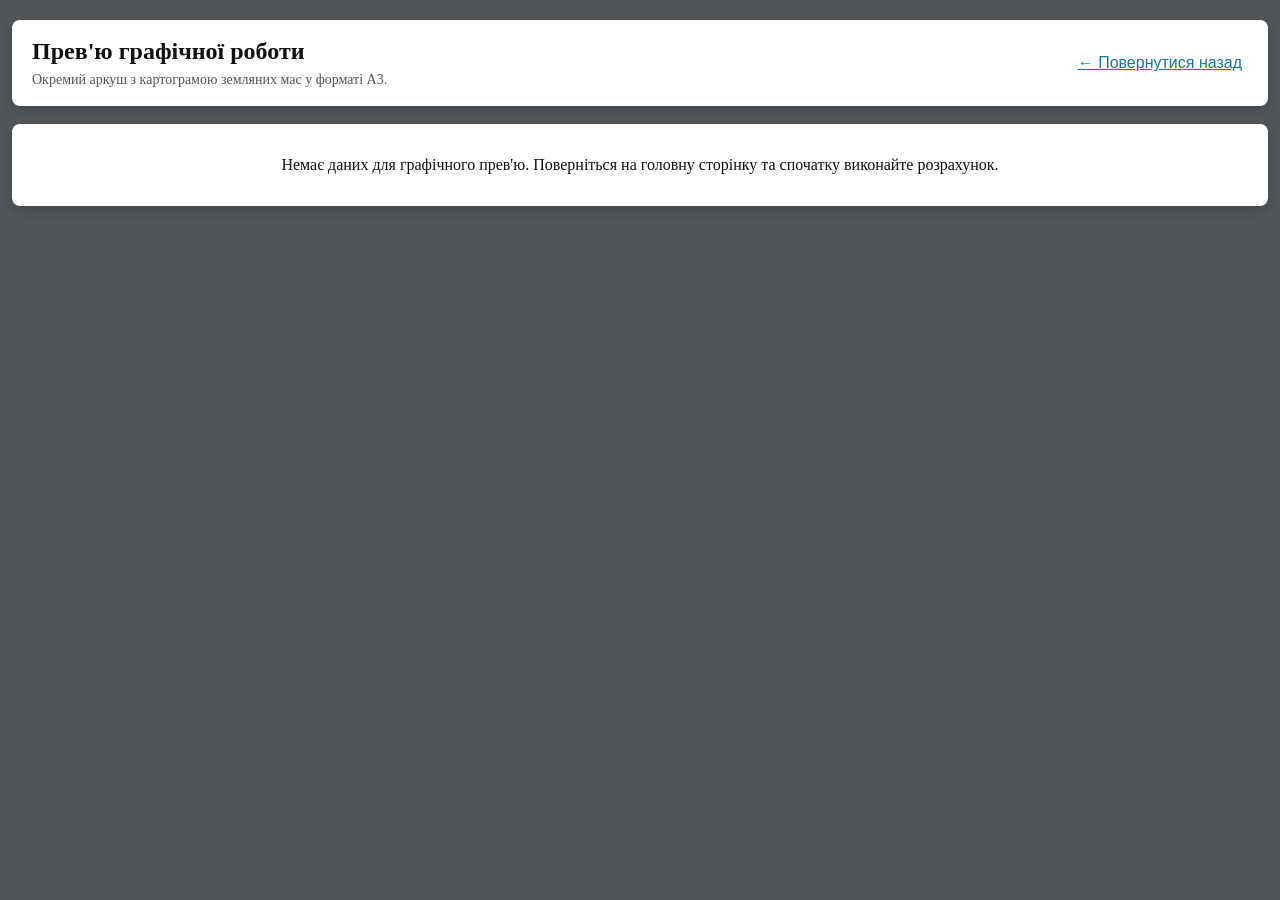
<file: preview-graphic.html>
<!DOCTYPE html>
<html lang="uk">

<head>
    <meta charset="UTF-8">
    <meta name="viewport" content="width=device-width, initial-scale=1.0">
    <title>Прев'ю графічної роботи</title>
    <style>
        body {
            margin: 0;
            padding: 20px 0 28px;
            background: #525659;
            font-family: "Times New Roman", Times, serif;
            color: #111;
        }

        .controls-panel {
            width: min(42cm, calc(100vw - 24px));
            margin: 0 auto 18px;
            background: #fff;
            padding: 18px 20px;
            border-radius: 8px;
            box-shadow: 0 4px 12px rgba(0, 0, 0, 0.18);
            box-sizing: border-box;
        }

        .controls-head {
            display: flex;
            align-items: center;
            justify-content: space-between;
            gap: 16px;
        }

        .controls-head h1 {
            margin: 0;
            font-size: 24px;
            line-height: 1.1;
        }

        .controls-head p {
            margin: 8px 0 0;
            color: #555;
            font-size: 14px;
        }

        .btn-back {
            cursor: pointer;
            font-size: 16px;
            background: none;
            border: none;
            color: #1a759f;
            text-decoration: underline;
            white-space: nowrap;
        }

        .sheet-wrap {
            width: min(42cm, calc(100vw - 24px));
            margin: 0 auto;
        }

        .sheet-a3 {
            position: relative;
            width: 100%;
            aspect-ratio: 420 / 297;
            background: #fff;
            box-shadow: 0 6px 18px rgba(0, 0, 0, 0.24);
            overflow: hidden;
        }

        .sheet-frame {
            position: absolute;
            top: 1.6835%;
            right: 1.1905%;
            bottom: 1.6835%;
            left: 4.7619%;
            border: 1px solid #111;
            pointer-events: none;
        }

        .sheet-body {
            position: absolute;
            top: 2.1%;
            right: 1.3%;
            bottom: 2.0%;
            left: 5.2%;
            overflow: hidden;
            box-sizing: border-box;
        }

        .sheet-title {
            text-align: center;
            font-size: 24px;
            font-weight: 700;
            letter-spacing: 0.02em;
            line-height: 1.1;
            margin: 2px 0 0;
        }

        .graphic-cartogram-host {
            position: absolute;
            top: 28px;
            right: 0;
            bottom: 26px;
            left: 0;
            display: flex;
            align-items: center;
            justify-content: center;
            overflow: hidden;
            background: #fff;
        }

        .graphic-cartogram-host>svg {
            display: block;
            width: 108%;
            height: 108%;
            max-width: none;
            max-height: none;
        }

        .sheet-signature {
            position: absolute;
            right: 2px;
            bottom: 0;
            font-size: 19px;
            line-height: 1.22;
            text-align: left;
            white-space: nowrap;
            font-weight: 600;
            width: max-content;
        }

        .empty-state {
            width: min(42cm, calc(100vw - 24px));
            margin: 0 auto;
            background: #fff;
            padding: 32px;
            text-align: center;
            box-shadow: 0 4px 12px rgba(0, 0, 0, 0.18);
            border-radius: 8px;
            box-sizing: border-box;
        }

        .btn-print-float {
            position: fixed;
            right: 30px;
            bottom: 30px;
            z-index: 1000;
            border: none;
            border-radius: 999px;
            background: #c1121f;
            color: #fff;
            padding: 16px 24px;
            font-size: 1.2em;
            font-weight: 700;
            cursor: pointer;
            box-shadow: 0 4px 12px rgba(193, 18, 31, 0.4);
            transition: background 0.2s, transform 0.2s;
        }

        .btn-print-float:hover {
            background: #a00f1a;
            transform: translateY(-2px);
        }

        @media (max-width: 900px) {
            .controls-head {
                flex-direction: column;
                align-items: flex-start;
            }

            .btn-print-float {
                right: 16px;
                left: 16px;
                bottom: 16px;
                width: auto;
            }
        }

        @media print {
            @page {
                size: A3 landscape;
                margin: 0;
            }

            body {
                padding: 0;
                background: #fff;
                -webkit-print-color-adjust: exact;
                print-color-adjust: exact;
            }

            .controls-panel,
            .btn-print-float {
                display: none !important;
            }

            .sheet-wrap {
                width: 420mm;
                margin: 0;
            }

            .sheet-a3 {
                width: 420mm;
                height: 297mm;
                aspect-ratio: auto;
                box-shadow: none;
            }

            .empty-state {
                display: none !important;
            }
        }
    </style>
</head>

<body>
    <div class="controls-panel">
        <div class="controls-head">
            <div>
                <h1>Прев'ю графічної роботи</h1>
                <p>Окремий аркуш з картограмою земляних мас у форматі A3.</p>
            </div>
            <button class="btn-back" onclick="window.close()">&larr; Повернутися назад</button>
        </div>
    </div>

    <div id="emptyState" class="empty-state" hidden>
        Немає даних для графічного прев'ю. Поверніться на головну сторінку та спочатку виконайте розрахунок.
    </div>

    <div id="sheetWrap" class="sheet-wrap" hidden>
        <div id="sheetA3" class="sheet-a3">
            <div class="sheet-frame" aria-hidden="true"></div>
            <div class="sheet-body">
                <div class="sheet-title">Картограма земляних мас</div>
                <div id="cartogramHost" class="graphic-cartogram-host" data-graphic-cartogram-host></div>
                <div id="sheetSignature" class="sheet-signature">Вик. ст. гр. ________ __________</div>
            </div>
        </div>
    </div>

    <button id="btnPrintGraphic" class="btn-print-float" onclick="window.print()" hidden>Друк в PDF / Зберегти</button>

    <script src="js/contour-editor.js"></script>
    <script>
        const BASE_CARTO_THEME_STORAGE_KEY = 'geo-cartogram-preview-theme-v4';
        const GRAPHIC_CARTO_THEME_STORAGE_KEY = 'geo-cartogram-graphic-theme-v1';
        const PREVIEW_META_STORAGE_KEY = 'geo-preview-meta-v1';
        const GRAPHIC_CARTO_DEFAULT_THEME = Object.freeze({
            fillColor: '#6a6a6a',
            cutColor: '#111111',
            inkColor: '#2a2a2a',
            paperColor: '#ffffff',
            zoneOpacity: 0,
            hatchOpacity: 65,
            lineScale: 1.4,
            contourKColor: '#111111',
            contourLColor: '#111111',
            contourMColor: '#111111',
            backgroundContourColor: '#111111',
            backgroundContourStyle: 'solid',
            blackMarkColor: '#4a4a4a',
            redMarkColor: '#e00000',
            workingMarkColor: '#4a97e5'
        });

        function loadPreviewMeta() {
            try {
                const raw = localStorage.getItem(PREVIEW_META_STORAGE_KEY);
                const parsed = raw ? JSON.parse(raw) : {};
                return {
                    studentName: String(parsed?.studentName || '').trim(),
                    studentGroup: String(parsed?.studentGroup || '').trim(),
                    teacherName: String(parsed?.teacherName || '').trim()
                };
            } catch (error) {
                return { studentName: '', studentGroup: '', teacherName: '' };
            }
        }

        function renderGraphicSignature() {
            const signature = document.getElementById('sheetSignature');
            if (!signature) return;

            const meta = loadPreviewMeta();
            const group = meta.studentGroup || '________';
            const name = meta.studentName || '__________';
            const teacher = meta.teacherName || '__________';
            signature.innerHTML = `<div>Вик. ст. гр. ${group} ${name}</div><div>Викл: ${teacher}</div>`;
        }

        function normalizeColorToken(value) {
            return String(value || '').replace(/\s+/g, '').toLowerCase();
        }

        function clampNumber(value, min, max, fallback) {
            if (!Number.isFinite(value)) return fallback;
            return Math.min(max, Math.max(min, value));
        }

        function normalizeHexColor(value, fallback) {
            return /^#[0-9a-f]{6}$/i.test(value || '') ? value : fallback;
        }

        function normalizeGraphicCartogramTheme(raw = {}) {
            return {
                fillColor: normalizeHexColor(raw.fillColor, GRAPHIC_CARTO_DEFAULT_THEME.fillColor),
                cutColor: normalizeHexColor(raw.cutColor, GRAPHIC_CARTO_DEFAULT_THEME.cutColor),
                inkColor: normalizeHexColor(raw.inkColor, GRAPHIC_CARTO_DEFAULT_THEME.inkColor),
                paperColor: normalizeHexColor(raw.paperColor, GRAPHIC_CARTO_DEFAULT_THEME.paperColor),
                zoneOpacity: clampNumber(Number(raw.zoneOpacity), 0, 25, GRAPHIC_CARTO_DEFAULT_THEME.zoneOpacity),
                hatchOpacity: clampNumber(Number(raw.hatchOpacity), 0, 100, GRAPHIC_CARTO_DEFAULT_THEME.hatchOpacity),
                lineScale: clampNumber(Number(raw.lineScale), 0.6, 1.8, GRAPHIC_CARTO_DEFAULT_THEME.lineScale),
                contourKColor: normalizeHexColor(raw.contourKColor, GRAPHIC_CARTO_DEFAULT_THEME.contourKColor),
                contourLColor: normalizeHexColor(raw.contourLColor, GRAPHIC_CARTO_DEFAULT_THEME.contourLColor),
                contourMColor: normalizeHexColor(raw.contourMColor, GRAPHIC_CARTO_DEFAULT_THEME.contourMColor),
                backgroundContourColor: normalizeHexColor(raw.backgroundContourColor, GRAPHIC_CARTO_DEFAULT_THEME.backgroundContourColor),
                backgroundContourStyle: raw.backgroundContourStyle === 'dashed' ? 'dashed' : 'solid',
                blackMarkColor: normalizeHexColor(raw.blackMarkColor, GRAPHIC_CARTO_DEFAULT_THEME.blackMarkColor),
                redMarkColor: normalizeHexColor(raw.redMarkColor, GRAPHIC_CARTO_DEFAULT_THEME.redMarkColor),
                workingMarkColor: normalizeHexColor(raw.workingMarkColor, GRAPHIC_CARTO_DEFAULT_THEME.workingMarkColor)
            };
        }

        function loadGraphicCartogramTheme() {
            try {
                const ownRaw = localStorage.getItem(GRAPHIC_CARTO_THEME_STORAGE_KEY);
                if (ownRaw) return normalizeGraphicCartogramTheme(JSON.parse(ownRaw));

                const sharedRaw = localStorage.getItem(BASE_CARTO_THEME_STORAGE_KEY);
                if (sharedRaw) return normalizeGraphicCartogramTheme(JSON.parse(sharedRaw));
            } catch (error) {
                console.warn('Не вдалося зчитати тему картограми', error);
            }
            return { ...GRAPHIC_CARTO_DEFAULT_THEME };
        }

        function hexToRgb(hex) {
            const safeHex = (hex || '#000000').replace('#', '');
            return {
                r: parseInt(safeHex.slice(0, 2), 16),
                g: parseInt(safeHex.slice(2, 4), 16),
                b: parseInt(safeHex.slice(4, 6), 16)
            };
        }

        function hexToRgba(hex, alpha) {
            const { r, g, b } = hexToRgb(hex);
            return `rgba(${r},${g},${b},${alpha})`;
        }

        function detectCartogramRole(value) {
            const color = normalizeColorToken(value);
            if (!color || color === 'none' || color.startsWith('url(')) return '';
            if (color === '#fff' || color === '#ffffff' || color === 'white') return 'paper';
            if (color === '#2a9d8f' || color === 'rgb(42,157,143)' || color === '#6a6a6a') return 'fill';
            if (color === '#e76f51' || color === 'rgb(231,111,81)' || color === '#e63946' || color === '#d62828' || color === 'rgb(230,57,70)' || color === 'rgb(214,40,40)') return 'cut';
            if (color === '#fafafa') return 'paper';
            if (color.startsWith('rgba(42,157,143,')) return 'fill-zone';
            if (color.startsWith('rgba(231,111,81,')) return 'cut-zone';
            if (color.startsWith('rgba(0,0,0,0.07') || color.startsWith('rgba(0,0,0,0.08')) return 'watermark';

            const inkPalette = new Set([
                '#264653', '#333', '#333333', '#444', '#444444', '#555', '#555555',
                '#666', '#666666', '#777', '#777777', '#888', '#888888', '#999', '#999999',
                'black', '#000', '#000000'
            ]);
            return inkPalette.has(color) ? 'ink' : '';
        }

        function prepareGraphicCartogramSvg(svg) {
            if (!svg || svg.dataset.graphicCartoPrepared === '1') return;

            svg.removeAttribute('width');
            svg.removeAttribute('height');
            svg.style.width = '100%';
            svg.style.height = '100%';
            svg.style.maxWidth = 'none';
            svg.style.maxHeight = 'none';
            svg.style.display = 'block';
            svg.setAttribute('preserveAspectRatio', 'xMidYMid meet');

            svg.querySelectorAll('*').forEach((node) => {
                if (node.closest('pattern') && node.tagName.toLowerCase() === 'line') {
                    node.dataset.cartoStrokeRole = node.dataset.cartoStrokeRole || 'hatch';
                }

                if (node.hasAttribute('fill') && !node.dataset.cartoFillRole) {
                    const role = detectCartogramRole(node.getAttribute('fill'));
                    if (role) node.dataset.cartoFillRole = role;
                }

                if (node.hasAttribute('stroke') && !node.dataset.cartoStrokeRole) {
                    const role = detectCartogramRole(node.getAttribute('stroke'));
                    if (role) node.dataset.cartoStrokeRole = role;
                }

                if (node.hasAttribute('stroke-width') && !node.dataset.cartoBaseStrokeWidth) {
                    node.dataset.cartoBaseStrokeWidth = node.getAttribute('stroke-width');
                }
            });

            svg.dataset.graphicCartoPrepared = '1';
        }

        function maximizeGraphicCartogram(svg) {
            if (!svg || svg.dataset.graphicCartoMaximized === '1') return;
            try {
                prepareGraphicCartogramSvg(svg);
                const bbox = svg.getBBox();
                if (!bbox || !Number.isFinite(bbox.width) || !Number.isFinite(bbox.height)) return;
                if (bbox.width <= 0 || bbox.height <= 0) return;

                const padX = bbox.width * 0.015;
                const padTop = bbox.height * 0.02;
                const padBottom = bbox.height * 0.03;
                const nextX = bbox.x - padX;
                const nextY = bbox.y - padTop;
                const nextWidth = bbox.width + padX * 2;
                const nextHeight = bbox.height + padTop + padBottom;

                svg.setAttribute('viewBox', `${nextX} ${nextY} ${nextWidth} ${nextHeight}`);
                svg.dataset.graphicCartoMaximized = '1';
            } catch (error) {
                console.warn('Не вдалося збільшити картограму графічної роботи', error);
            }
        }

        function applyGraphicCartogramRole(node, attrName, role, theme) {
            if (!role) return;
            if (role === 'fill') node.setAttribute(attrName, theme.fillColor);
            if (role === 'cut') node.setAttribute(attrName, theme.cutColor);
            if (role === 'ink') node.setAttribute(attrName, theme.inkColor);
            if (role === 'paper') node.setAttribute(attrName, theme.paperColor);
            if (role === 'fill-zone') node.setAttribute(attrName, hexToRgba(theme.fillColor, theme.zoneOpacity / 100));
            if (role === 'cut-zone') node.setAttribute(attrName, hexToRgba(theme.cutColor, theme.zoneOpacity / 100));
            if (role === 'watermark') node.setAttribute(attrName, hexToRgba(theme.inkColor, 0.12));
            if (role === 'hatch') {
                node.setAttribute(attrName, theme.inkColor);
                node.setAttribute('opacity', String(theme.hatchOpacity / 100));
            }
        }

        function applyGraphicCartogramTheme(theme) {
            const host = document.querySelector('[data-graphic-cartogram-host]');
            const svg = host?.querySelector('svg');
            if (!host || !svg) return;

            prepareGraphicCartogramSvg(svg);
            host.style.background = theme.paperColor;

            svg.querySelectorAll('*').forEach((node) => {
                if (node.dataset.cartoFillRole) {
                    applyGraphicCartogramRole(node, 'fill', node.dataset.cartoFillRole, theme);
                }
                if (node.dataset.cartoStrokeRole) {
                    applyGraphicCartogramRole(node, 'stroke', node.dataset.cartoStrokeRole, theme);
                }

                if (node.dataset.cartoBaseStrokeWidth && node.hasAttribute('stroke-width')) {
                    const baseWidth = parseFloat(node.dataset.cartoBaseStrokeWidth);
                    if (Number.isFinite(baseWidth)) {
                        const scaledWidth = Math.max(0.2, baseWidth * theme.lineScale);
                        node.setAttribute('stroke-width', scaledWidth.toFixed(3).replace(/\.?0+$/, ''));
                    }
                }
            });

            svg.querySelectorAll('[data-contour-kind="mid"]').forEach((node) => {
                node.setAttribute('stroke', theme.backgroundContourColor);
                node.setAttribute('stroke-dasharray', theme.backgroundContourStyle === 'solid' ? 'none' : '5,3');
            });

            svg.querySelectorAll('[data-contour-kind="mid-label"]').forEach((node) => {
                node.setAttribute('fill', theme.backgroundContourColor);
            });

            ['K', 'L', 'M'].forEach((contourId) => {
                const colorKey = `contour${contourId}Color`;
                svg.querySelectorAll(`[data-contour-kind="main"][data-contour-id="${contourId}"]`).forEach((node) => {
                    if (node.tagName.toLowerCase() === 'path') node.setAttribute('stroke', theme[colorKey]);
                    else node.setAttribute('fill', theme[colorKey]);
                });
            });

            svg.querySelectorAll('[data-mark-role="black"]').forEach((node) => {
                node.setAttribute('fill', theme.blackMarkColor);
            });
            svg.querySelectorAll('[data-mark-role="red"]').forEach((node) => {
                node.setAttribute('fill', theme.redMarkColor);
            });
            svg.querySelectorAll('[data-mark-role="working"]').forEach((node) => {
                node.setAttribute('fill', theme.workingMarkColor);
            });
        }

        function softenGraphicCartogramWeights(svg) {
            if (!svg) return;

            svg.querySelectorAll('[stroke-width]').forEach((node) => {
                const rawWidth = parseFloat(node.getAttribute('stroke-width'));
                if (!Number.isFinite(rawWidth)) return;

                let factor = 1;
                if (rawWidth >= 2.2) factor = 0.72;
                else if (rawWidth >= 1.8) factor = 0.8;
                else if (rawWidth >= 1.2) factor = 0.88;
                else if (rawWidth >= 0.8) factor = 0.94;

                if (factor !== 1) {
                    node.setAttribute('stroke-width', Math.max(0.18, rawWidth * factor).toFixed(3).replace(/\.?0+$/, ''));
                }
            });

            svg.querySelectorAll('marker[id="arrowMN"]').forEach((marker) => {
                marker.setAttribute('markerWidth', '6.2');
                marker.setAttribute('markerHeight', '4.8');
                marker.setAttribute('refX', '6.2');
                marker.setAttribute('refY', '2.4');
                const arrowPath = marker.querySelector('path');
                if (arrowPath) arrowPath.setAttribute('d', 'M0,0 L6.2,2.4 L0,4.8 Z');
            });

            svg.querySelectorAll('line[marker-end*="arrowMN"]').forEach((node) => {
                const rawWidth = parseFloat(node.getAttribute('stroke-width'));
                const nextWidth = Number.isFinite(rawWidth) ? rawWidth * 0.72 : 1.6;
                node.setAttribute('stroke-width', Math.max(0.3, nextWidth).toFixed(3).replace(/\.?0+$/, ''));
            });
        }

        function rectsOverlap(a, b, pad = 4) {
            return !(a.right + pad < b.left || a.left - pad > b.right || a.bottom + pad < b.top || a.top - pad > b.bottom);
        }

        function getSvgScreenRect(node) {
            try {
                const rect = node.getBoundingClientRect();
                if (!rect || !Number.isFinite(rect.width) || !Number.isFinite(rect.height)) return null;
                if (rect.width <= 0 || rect.height <= 0) return null;
                return rect;
            } catch (error) {
                return null;
            }
        }

        function collectGraphicLabelObstacles(svg, ignoreNodes = [], options = {}) {
            const ignore = new Set(ignoreNodes.filter(Boolean));
            const nodes = [];
            const textBias = options.textBias ?? 1;
            const importantTextPatterns = options.importantTextPatterns || [];

            svg.querySelectorAll('text, circle').forEach((node) => {
                if (ignore.has(node)) return;
                if (node.closest('[data-graphic-contour-layer="1"]') && node.tagName.toLowerCase() !== 'text') return;
                const rect = getSvgScreenRect(node);
                if (!rect) return;
                let weight = 1;
                if (node.tagName.toLowerCase() === 'text') {
                    weight = textBias;
                    const text = (node.textContent || '').trim();
                    if (importantTextPatterns.some((pattern) => pattern.test(text))) {
                        weight = Math.max(weight, 4);
                    }
                }
                nodes.push({ node, rect, weight });
            });

            return nodes;
        }

        function scoreGraphicLabelPlacement(labelNode, obstacles, pad = 4) {
            const rect = getSvgScreenRect(labelNode);
            if (!rect) return Number.POSITIVE_INFINITY;

            let score = 0;
            obstacles.forEach(({ rect: obstacleRect, weight = 1 }) => {
                if (!rectsOverlap(rect, obstacleRect, pad)) return;
                const overlapW = Math.min(rect.right, obstacleRect.right) - Math.max(rect.left, obstacleRect.left);
                const overlapH = Math.min(rect.bottom, obstacleRect.bottom) - Math.max(rect.top, obstacleRect.top);
                score += Math.max(1, overlapW * overlapH) * weight;
            });
            return score;
        }

        function applyGraphicTextCandidate(labelNode, textPathNode, candidate, original) {
            if (candidate.startOffset != null && textPathNode) {
                textPathNode.setAttribute('startOffset', candidate.startOffset);
            } else if (textPathNode && original.startOffset != null) {
                textPathNode.setAttribute('startOffset', original.startOffset);
            }

            if (candidate.dy != null) labelNode.setAttribute('dy', String(candidate.dy));
            else if (original.dy != null) labelNode.setAttribute('dy', original.dy);
            else labelNode.removeAttribute('dy');

            const tx = candidate.tx || 0;
            const ty = candidate.ty || 0;
            if (tx || ty) labelNode.setAttribute('transform', `translate(${tx} ${ty})`);
            else labelNode.removeAttribute('transform');
        }

        function optimizeGraphicLabelPlacement(labelNode, candidates, obstacles, pad = 4) {
            if (!labelNode || !candidates?.length) return;

            const textPathNode = labelNode.querySelector('textPath');
            const original = {
                startOffset: textPathNode?.getAttribute('startOffset'),
                dy: labelNode.getAttribute('dy'),
                transform: labelNode.getAttribute('transform')
            };

            let bestCandidate = candidates[0];
            let bestScore = Number.POSITIVE_INFINITY;

            candidates.forEach((candidate) => {
                applyGraphicTextCandidate(labelNode, textPathNode, candidate, original);
                const score = scoreGraphicLabelPlacement(labelNode, obstacles, pad);
                if (score < bestScore) {
                    bestScore = score;
                    bestCandidate = candidate;
                }
            });

            applyGraphicTextCandidate(labelNode, textPathNode, bestCandidate, original);

            if (bestCandidate.tx == null && bestCandidate.ty == null && !original.transform) {
                labelNode.removeAttribute('transform');
            } else if (bestCandidate.tx == null && bestCandidate.ty == null && original.transform) {
                labelNode.setAttribute('transform', original.transform);
            }
        }

        function resolveGraphicCartogramLabelOverlaps(svg) {
            if (!svg) return;

            const zeroLineLabel = Array.from(svg.querySelectorAll('text')).find((node) => node.textContent.includes('Нульова лінія'));
            const contourLLabel = Array.from(svg.querySelectorAll('[data-contour-kind="main"][data-contour-id="L"]'))
                .find((node) => node.tagName?.toLowerCase() === 'text') || null;
            const priorityPatterns = [/^В:/, /^Н:/, /^B:/, /^H:/, /^270\./, /^269\./];

            if (zeroLineLabel) {
                const obstacles = collectGraphicLabelObstacles(svg, [zeroLineLabel, contourLLabel], {
                    textBias: 1.5,
                    importantTextPatterns: priorityPatterns
                });
                optimizeGraphicLabelPlacement(zeroLineLabel, [
                    { startOffset: '18%', dy: -4 },
                    { startOffset: '26%', dy: -4 },
                    { startOffset: '34%', dy: -4 },
                    { startOffset: '42%', dy: -4 },
                    { startOffset: '50%', dy: -4 },
                    { startOffset: '58%', dy: -4 },
                    { startOffset: '66%', dy: -4 },
                    { startOffset: '74%', dy: -4 },
                    { startOffset: '82%', dy: -4 },
                    { startOffset: '90%', dy: -4 }
                ], obstacles, 6);
            }

            if (contourLLabel) {
                const obstacles = collectGraphicLabelObstacles(svg, [contourLLabel, zeroLineLabel], {
                    textBias: 1.5,
                    importantTextPatterns: priorityPatterns
                });
                optimizeGraphicLabelPlacement(contourLLabel, [
                    { startOffset: '8%' },
                    { startOffset: '14%' },
                    { startOffset: '20%' },
                    { startOffset: '26%' },
                    { startOffset: '32%' },
                    { startOffset: '38%' },
                    { startOffset: '44%' },
                    { startOffset: '50%' },
                    { startOffset: '56%' },
                    { startOffset: '62%' },
                    { startOffset: '68%' }
                ], obstacles, 6);
            }
        }

        function getGraphicCartogramSiteGroup(svg) {
            return Array.from(svg?.children || []).find((node) => node.tagName?.toLowerCase() === 'g') || null;
        }

        function createGraphicContourLayer(siteGroup) {
            if (!siteGroup) return null;

            const existingLayer = siteGroup.querySelector('[data-graphic-contour-layer="1"]');
            if (existingLayer) existingLayer.remove();

            const contourLayer = document.createElementNS('http://www.w3.org/2000/svg', 'g');
            contourLayer.setAttribute('data-graphic-contour-layer', '1');

            const insertBeforeNode = Array.from(siteGroup.children).find((node) => {
                if (node.tagName?.toLowerCase() !== 'rect') return true;
                const fill = normalizeColorToken(node.getAttribute('fill'));
                return !fill.startsWith('rgba(');
            });

            if (insertBeforeNode) siteGroup.insertBefore(contourLayer, insertBeforeNode);
            else siteGroup.appendChild(contourLayer);

            return contourLayer;
        }

        function renderGraphicContours(svg, data) {
            if (!svg || !data?.contourParams?.length || typeof ContourEditor === 'undefined') return;

            const cols = Number(data.cols);
            const rows = Number(data.rows);
            const squareA = Number(data.squareA);
            const squareB = Number(data.squareB);
            const innerCols = cols - 1;
            const innerRows = rows - 1;

            if (![cols, rows, squareA, squareB, innerCols, innerRows].every(Number.isFinite)) return;
            if (innerCols <= 0 || innerRows <= 0 || squareA <= 0 || squareB <= 0) return;

            const siteGroup = getGraphicCartogramSiteGroup(svg);
            if (!siteGroup) return;

            const siteWidth = 420;
            const scale = siteWidth / (innerCols * squareA);
            const contourLayer = createGraphicContourLayer(siteGroup);
            if (!contourLayer) return;

            ContourEditor.drawStatic(contourLayer, data.contourParams, scale, 0.45, {
                gridW: innerCols * squareA,
                gridH: innerRows * squareB
            });
        }

        function normalizeGraphicContourLabels(svg, data) {
            if (!svg || !data?.contourParams?.length) return;

            const contourMap = new Map(
                data.contourParams
                    .filter((item) => item && item.id != null && Number.isFinite(Number(item.elevation)))
                    .map((item) => [String(item.id), Number(item.elevation)])
            );

            svg.querySelectorAll('[data-contour-kind="main"][data-contour-id]').forEach((node) => {
                if (node.tagName?.toLowerCase() !== 'text') return;
                const contourId = node.getAttribute('data-contour-id');
                const elevation = contourMap.get(contourId);
                if (!Number.isFinite(elevation)) return;

                const textPath = node.querySelector('textPath');
                if (textPath) textPath.textContent = elevation.toFixed(2);
                else node.textContent = elevation.toFixed(2);
            });
        }

        function getGraphicTopLevelGroups(svg) {
            return Array.from(svg?.children || []).filter((node) => node.tagName?.toLowerCase() === 'g');
        }

        function refineGraphicMnMarkers(svg) {
            if (!svg) return;

            const [siteGroup] = getGraphicTopLevelGroups(svg);
            if (!siteGroup) return;

            Array.from(siteGroup.querySelectorAll('circle')).forEach((node) => {
                const radius = parseFloat(node.getAttribute('r'));
                const stroke = normalizeColorToken(node.getAttribute('stroke'));
                if (!Number.isFinite(radius) || radius < 4 || radius > 6) return;
                if (!['#fff', '#ffffff', 'white'].includes(stroke)) return;

                node.setAttribute('r', '1.85');
                node.setAttribute('stroke-width', '0.6');
            });

            Array.from(siteGroup.querySelectorAll('text')).forEach((node) => {
                const text = (node.textContent || '').trim();
                if (text !== 'M' && text !== 'N') return;

                node.setAttribute('font-size', '8.8');
                const x = parseFloat(node.getAttribute('x'));
                const y = parseFloat(node.getAttribute('y'));
                if (Number.isFinite(x)) node.setAttribute('x', String((x + 1.1).toFixed(2).replace(/\.?0+$/, '')));
                if (Number.isFinite(y)) node.setAttribute('y', String((y - 0.4).toFixed(2).replace(/\.?0+$/, '')));
            });
        }

        function refineGraphicBottomTable(svg, data) {
            if (!svg) return;

            const groups = getGraphicTopLevelGroups(svg);
            const bottomTableGroup = groups[2];
            if (!bottomTableGroup) return;
            const NS = 'http://www.w3.org/2000/svg';
            const previousDim = bottomTableGroup.querySelector('[data-graphic-bottom-dimline="1"]');
            if (previousDim) previousDim.remove();
            const previousLabels = bottomTableGroup.querySelector('[data-graphic-bottom-side-labels="1"]');
            if (previousLabels) previousLabels.remove();

            const verticalXs = [];
            bottomTableGroup.querySelectorAll('line').forEach((line) => {
                const x1 = parseFloat(line.getAttribute('x1'));
                const x2 = parseFloat(line.getAttribute('x2'));
                const y1 = parseFloat(line.getAttribute('y1'));
                const y2 = parseFloat(line.getAttribute('y2'));
                if (![x1, x2, y1, y2].every(Number.isFinite)) return;

                if (Math.abs(y1 - y2) < 0.01) {
                    if (Math.abs(y1 - 54) < 0.2) {
                        line.remove();
                        return;
                    }
                    line.setAttribute('stroke', '#111');
                    line.setAttribute('stroke-width', '0.5');
                    line.setAttribute('opacity', '1');
                }

                if (Math.abs(x1 - x2) < 0.01) {
                    if (!verticalXs.some((value) => Math.abs(value - x1) < 0.2)) verticalXs.push(x1);
                    if (y2 > 36) line.setAttribute('y2', '36');
                    line.setAttribute('stroke', '#111');
                    line.setAttribute('stroke-width', '0.5');
                    line.setAttribute('opacity', '1');
                }
            });

            bottomTableGroup.querySelectorAll('text').forEach((node) => {
                const text = (node.textContent || '').trim();
                const y = parseFloat(node.getAttribute('y'));

                if (['в', 'н', 'м', 'В', 'Н', 'М'].includes(text) || (Number.isFinite(y) && y >= 42)) {
                    node.remove();
                    return;
                }

                node.setAttribute('opacity', '1');
            });

            verticalXs.sort((a, b) => a - b);
            if (verticalXs.length < 2) return;

            const sideLabels = document.createElementNS(NS, 'g');
            sideLabels.setAttribute('data-graphic-bottom-side-labels', '1');
            bottomTableGroup.appendChild(sideLabels);

            const sideLeft = -58;
            const sideRight = 0;
            [0, 18, 36].forEach((y) => {
                const line = document.createElementNS(NS, 'line');
                line.setAttribute('x1', String(sideLeft));
                line.setAttribute('y1', String(y));
                line.setAttribute('x2', String(sideRight));
                line.setAttribute('y2', String(y));
                line.setAttribute('stroke', '#111');
                line.setAttribute('stroke-width', '0.5');
                sideLabels.appendChild(line);
            });
            [sideLeft, sideRight].forEach((x) => {
                const line = document.createElementNS(NS, 'line');
                line.setAttribute('x1', String(x));
                line.setAttribute('y1', '0');
                line.setAttribute('x2', String(x));
                line.setAttribute('y2', '36');
                line.setAttribute('stroke', '#111');
                line.setAttribute('stroke-width', '0.5');
                sideLabels.appendChild(line);
            });

            [
                { y: 12, text: 'Виїмка' },
                { y: 30, text: 'Насип' }
            ].forEach((item) => {
                const label = document.createElementNS(NS, 'text');
                label.setAttribute('x', String((sideLeft + sideRight) / 2));
                label.setAttribute('y', String(item.y));
                label.setAttribute('text-anchor', 'middle');
                label.setAttribute('dominant-baseline', 'central');
                label.setAttribute('font-size', '8.8');
                label.setAttribute('fill', '#111');
                label.setAttribute('font-weight', '600');
                label.textContent = item.text;
                sideLabels.appendChild(label);
            });

            const dimGroup = document.createElementNS(NS, 'g');
            dimGroup.setAttribute('data-graphic-bottom-dimline', '1');
            bottomTableGroup.appendChild(dimGroup);

            const lineY = 47;
            const textY = 56;
            const tickHalf = 4.2;

            const dimBase = document.createElementNS(NS, 'line');
            dimBase.setAttribute('x1', String(verticalXs[0]));
            dimBase.setAttribute('y1', String(lineY));
            dimBase.setAttribute('x2', String(verticalXs[verticalXs.length - 1]));
            dimBase.setAttribute('y2', String(lineY));
            dimBase.setAttribute('stroke', '#333');
            dimBase.setAttribute('stroke-width', '0.65');
            dimGroup.appendChild(dimBase);

            verticalXs.forEach((x) => {
                const tick = document.createElementNS(NS, 'line');
                tick.setAttribute('x1', String(x));
                tick.setAttribute('y1', String(lineY - tickHalf));
                tick.setAttribute('x2', String(x));
                tick.setAttribute('y2', String(lineY + tickHalf));
                tick.setAttribute('stroke', '#333');
                tick.setAttribute('stroke-width', '0.65');
                dimGroup.appendChild(tick);
            });

            const stepValue = Number(data?.squareA);
            verticalXs.forEach((x, index) => {
                const label = document.createElementNS(NS, 'text');
                label.setAttribute('x', String(x));
                label.setAttribute('y', String(textY));
                label.setAttribute('text-anchor', 'middle');
                label.setAttribute('font-size', '10');
                label.setAttribute('fill', '#333');
                label.textContent = Number.isFinite(stepValue) ? String(index * stepValue) : String(index);
                dimGroup.appendChild(label);
            });

            const axisLabel = document.createElementNS(NS, 'text');
            axisLabel.setAttribute('x', '-4');
            axisLabel.setAttribute('y', String(textY));
            axisLabel.setAttribute('text-anchor', 'end');
            axisLabel.setAttribute('font-size', '10');
            axisLabel.setAttribute('fill', '#333');
            axisLabel.setAttribute('font-weight', 'bold');
            axisLabel.textContent = 'м';
            dimGroup.appendChild(axisLabel);
        }

        function shiftGraphicRightChart(svg) {
            if (!svg) return;

            const groups = getGraphicTopLevelGroups(svg);
            const rightChartGroup = groups[3];
            if (!rightChartGroup) return;

            const transform = rightChartGroup.getAttribute('transform') || '';
            const match = transform.match(/translate\(([-\d.]+)[ ,]([-\d.]+)\)/);
            if (!match) return;

            const x = Number(match[1]);
            const y = Number(match[2]);
            if (!Number.isFinite(x) || !Number.isFinite(y)) return;

            rightChartGroup.setAttribute('transform', `translate(${x + 34},${y})`);
        }

        function parseGraphicTranslate(node) {
            const transform = node?.getAttribute('transform') || '';
            const match = transform.match(/translate\(([-\d.]+)[ ,]([-\d.]+)\)/);
            if (!match) return null;

            const x = Number(match[1]);
            const y = Number(match[2]);
            if (!Number.isFinite(x) || !Number.isFinite(y)) return null;
            return { x, y };
        }

        function sampleGraphicPathXAtY(path, targetY, steps = 240) {
            if (!path || !Number.isFinite(targetY) || typeof path.getTotalLength !== 'function') return null;
            try {
                const total = path.getTotalLength();
                if (!Number.isFinite(total) || total <= 0) return null;

                let bestPoint = null;
                let bestDiff = Number.POSITIVE_INFINITY;
                for (let i = 0; i <= steps; i++) {
                    const point = path.getPointAtLength(total * (i / steps));
                    const diff = Math.abs(point.y - targetY);
                    if (diff < bestDiff) {
                        bestDiff = diff;
                        bestPoint = point;
                    }
                }

                return bestPoint && bestDiff < 8 ? bestPoint.x : null;
            } catch (error) {
                return null;
            }
        }

        function swapGraphicRightChartAxis(svg) {
            if (!svg) return;

            const groups = getGraphicTopLevelGroups(svg);
            const rightChartGroup = groups[3];
            if (!rightChartGroup) return;

            const directLines = Array.from(rightChartGroup.children).filter((node) => node.tagName?.toLowerCase() === 'line');
            const topLine = directLines.find((line) => {
                const y1 = parseFloat(line.getAttribute('y1'));
                const y2 = parseFloat(line.getAttribute('y2'));
                const x2 = parseFloat(line.getAttribute('x2'));
                return Number.isFinite(y1) && Number.isFinite(y2) && Number.isFinite(x2) && Math.abs(y1) < 0.01 && Math.abs(y2) < 0.01 && x2 > 0;
            });
            const axisLine = directLines.find((line) => {
                const x1 = parseFloat(line.getAttribute('x1'));
                const x2 = parseFloat(line.getAttribute('x2'));
                const y2 = parseFloat(line.getAttribute('y2'));
                return Number.isFinite(x1) && Number.isFinite(x2) && Number.isFinite(y2) && Math.abs(x1) < 0.01 && Math.abs(x2) < 0.01 && y2 > 0;
            });

            const clippedGroup = Array.from(rightChartGroup.children).find((node) => node.tagName?.toLowerCase() === 'g');
            if (!topLine || !axisLine || !clippedGroup) return;

            const curvePaths = Array.from(clippedGroup.querySelectorAll('path')).filter((node) => {
                const stroke = normalizeColorToken(node.getAttribute('stroke'));
                const strokeWidth = parseFloat(node.getAttribute('stroke-width'));
                return stroke && stroke !== 'none' && Number.isFinite(strokeWidth) && strokeWidth >= 1.5;
            });
            if (!curvePaths.length) return;

            let axisX = 0;
            curvePaths.forEach((path) => {
                try {
                    const bbox = path.getBBox();
                    if (Number.isFinite(bbox.x) && Number.isFinite(bbox.width)) {
                        axisX = Math.max(axisX, bbox.x + bbox.width);
                    }
                } catch (error) {
                }
            });

            if (!Number.isFinite(axisX) || axisX <= 0) return;

            axisLine.setAttribute('x1', String(axisX));
            axisLine.setAttribute('x2', String(axisX));
            topLine.setAttribute('x2', String(axisX));

            const chartLabel = Array.from(rightChartGroup.children).find((node) => node.tagName?.toLowerCase() === 'text');
            if (chartLabel) {
                chartLabel.setAttribute('x', String((axisX / 2).toFixed(2).replace(/\.?0+$/, '')));
            }
        }

        function alignGraphicRightTableToAxis(svg) {
            if (!svg) return;

            const groups = getGraphicTopLevelGroups(svg);
            const rightChartGroup = groups[3];
            const rightTableGroup = groups[4];
            if (!rightChartGroup || !rightTableGroup) return;

            const chartTranslate = parseGraphicTranslate(rightChartGroup);
            const tableTranslate = parseGraphicTranslate(rightTableGroup);
            if (!chartTranslate || !tableTranslate) return;

            const axisLine = Array.from(rightChartGroup.children).find((line) => {
                if (line.tagName?.toLowerCase() !== 'line') return false;
                const x1 = parseFloat(line.getAttribute('x1'));
                const x2 = parseFloat(line.getAttribute('x2'));
                const y2 = parseFloat(line.getAttribute('y2'));
                return Number.isFinite(x1) && Number.isFinite(x2) && Number.isFinite(y2) && Math.abs(x1 - x2) < 0.01 && y2 > 0;
            });
            if (!axisLine) return;

            const axisXLocal = parseFloat(axisLine.getAttribute('x1'));
            if (!Number.isFinite(axisXLocal)) return;

            rightTableGroup.setAttribute('transform', `translate(${chartTranslate.x + axisXLocal},${tableTranslate.y})`);
        }

        function extendGraphicRightProjectionLines(svg) {
            if (!svg) return;

            const groups = getGraphicTopLevelGroups(svg);
            const siteGroup = groups[0];
            const rightChartGroup = groups[3];
            const connectorGroup = groups[5];
            if (!siteGroup || !rightChartGroup || !connectorGroup) return;

            const chartTranslate = parseGraphicTranslate(rightChartGroup);
            const siteTranslate = parseGraphicTranslate(siteGroup);
            if (!chartTranslate || !siteTranslate) return;

            const siteBorderRect = Array.from(siteGroup.querySelectorAll('rect'))
                .map((node) => ({
                    node,
                    fill: normalizeColorToken(node.getAttribute('fill')),
                    width: parseFloat(node.getAttribute('width')),
                    height: parseFloat(node.getAttribute('height'))
                }))
                .filter(({ fill, width, height }) => fill === 'none' && Number.isFinite(width) && Number.isFinite(height) && width > 300 && height > 120)
                .sort((a, b) => (b.width * b.height) - (a.width * a.height))[0]?.node;
            if (!siteBorderRect) return;

            const siteRectX = parseFloat(siteBorderRect.getAttribute('x')) || 0;
            const siteRectW = parseFloat(siteBorderRect.getAttribute('width'));
            if (!Number.isFinite(siteRectW)) return;

            const siteRightX = siteTranslate.x + siteRectX + siteRectW;
            const targetX = chartTranslate.x;

            svg.querySelectorAll('[data-graphic-right-projection-ext="1"]').forEach((node) => node.remove());

            const extGroup = document.createElementNS('http://www.w3.org/2000/svg', 'g');
            extGroup.setAttribute('data-graphic-right-projection-ext', '1');
            svg.appendChild(extGroup);

            const makeLine = (x1, y1, x2, y2, source, dash = '') => {
                const extLine = document.createElementNS('http://www.w3.org/2000/svg', 'line');
                extLine.setAttribute('x1', String(x1));
                extLine.setAttribute('y1', String(y1));
                extLine.setAttribute('x2', String(x2));
                extLine.setAttribute('y2', String(y2));
                extLine.setAttribute('stroke', source?.getAttribute('stroke') || '#333');
                extLine.setAttribute('stroke-width', source?.getAttribute('stroke-width') || '1');
                if (dash) extLine.setAttribute('stroke-dasharray', dash);
                extLine.setAttribute('opacity', source?.getAttribute('opacity') || '1');
                extLine.setAttribute('fill', 'none');
                extGroup.appendChild(extLine);
            };

            const clippedGroup = Array.from(rightChartGroup.children).find((node) => node.tagName?.toLowerCase() === 'g');
            const curvePaths = clippedGroup
                ? Array.from(clippedGroup.querySelectorAll('path')).filter((node) => {
                    const stroke = normalizeColorToken(node.getAttribute('stroke'));
                    const strokeWidth = parseFloat(node.getAttribute('stroke-width'));
                    return stroke && stroke !== 'none' && Number.isFinite(strokeWidth) && strokeWidth >= 0.8;
                })
                : [];

            const dashedGuides = Array.from(connectorGroup.querySelectorAll('line'))
                .map((line) => {
                    const dash = line.getAttribute('stroke-dasharray') || '';
                    if (!dash) return null;
                    const x1 = parseFloat(line.getAttribute('x1'));
                    const x2 = parseFloat(line.getAttribute('x2'));
                    const y1 = parseFloat(line.getAttribute('y1'));
                    const y2 = parseFloat(line.getAttribute('y2'));
                    if (![x1, x2, y1, y2].every(Number.isFinite)) return null;
                    if (Math.abs(y1 - y2) > 0.2) return null;

                    const rightEnd = Math.max(x1, x2);
                    const leftEnd = Math.min(x1, x2);
                    if (Math.abs(rightEnd - siteRightX) > 12) return null;
                    if (rightEnd - leftEnd < 6) return null;

                    return { line, y: y1, dash };
                })
                .filter(Boolean)
                .sort((a, b) => a.y - b.y);

            dashedGuides.forEach(({ line, y, dash }) => {
                const guideRole = line.dataset.cartoStrokeRole || '';
                const roleCurves = curvePaths.filter((path) => {
                    const pathRole = path.dataset.cartoStrokeRole || '';
                    return guideRole && pathRole === guideRole;
                });
                const localY = y - chartTranslate.y;
                const hitXs = (roleCurves.length ? roleCurves : curvePaths)
                    .map((path) => sampleGraphicPathXAtY(path, localY))
                    .filter((value) => Number.isFinite(value));
                const endX = hitXs.length ? chartTranslate.x + Math.min(...hitXs) : targetX + 36;
                makeLine(siteRightX, y, endX, y, line, dash);
            });
        }

        function removeGraphicProjectionLines(svg) {
            if (!svg) return;

            const groups = getGraphicTopLevelGroups(svg);
            const rightChartGroup = groups[3];
            if (rightChartGroup) {
                const clippedGroup = Array.from(rightChartGroup.children).find((node) => node.tagName?.toLowerCase() === 'g');
                if (clippedGroup) {
                    clippedGroup.querySelectorAll('line').forEach((line) => {
                        const dash = line.getAttribute('stroke-dasharray') || '';
                        if (!dash) return;
                        const x1 = parseFloat(line.getAttribute('x1'));
                        const x2 = parseFloat(line.getAttribute('x2'));
                        const y1 = parseFloat(line.getAttribute('y1'));
                        const y2 = parseFloat(line.getAttribute('y2'));
                        if (![x1, x2, y1, y2].every(Number.isFinite)) return;
                        if (Math.abs(y1 - y2) < 0.2) line.remove();
                    });
                }
            }

            svg.querySelectorAll('[data-graphic-right-projection-ext="1"]').forEach((node) => node.remove());
        }

        function refineGraphicRightTable(svg, data) {
            if (!svg) return;

            const groups = getGraphicTopLevelGroups(svg);
            const rightTableGroup = groups[4];
            if (!rightTableGroup) return;

            const NS = 'http://www.w3.org/2000/svg';
            const previousDim = rightTableGroup.querySelector('[data-graphic-right-dimline="1"]');
            if (previousDim) previousDim.remove();
            const previousLabels = rightTableGroup.querySelector('[data-graphic-right-side-labels="1"]');
            if (previousLabels) previousLabels.remove();

            const horizontalYs = [];
            rightTableGroup.querySelectorAll('line').forEach((line) => {
                const x1 = parseFloat(line.getAttribute('x1'));
                const x2 = parseFloat(line.getAttribute('x2'));
                const y1 = parseFloat(line.getAttribute('y1'));
                const y2 = parseFloat(line.getAttribute('y2'));
                if (![x1, x2, y1, y2].every(Number.isFinite)) return;

                if (Math.abs(x1 - x2) < 0.01) {
                    if (Math.abs(x1 - 60) < 0.2) {
                        line.remove();
                        return;
                    }
                    line.setAttribute('stroke', '#111');
                    line.setAttribute('stroke-width', '0.5');
                    line.setAttribute('opacity', '1');
                }

                if (Math.abs(y1 - y2) < 0.01) {
                    if (!horizontalYs.some((value) => Math.abs(value - y1) < 0.2)) horizontalYs.push(y1);
                    if (x2 > 40) line.setAttribute('x2', '40');
                    line.setAttribute('stroke', '#111');
                    line.setAttribute('stroke-width', '0.5');
                    line.setAttribute('opacity', '1');
                }
            });

            rightTableGroup.querySelectorAll('text').forEach((node) => {
                const text = (node.textContent || '').trim();
                const x = parseFloat(node.getAttribute('x'));

                if (['в', 'н', 'м', 'В', 'Н', 'М'].includes(text) || (Number.isFinite(x) && x >= 46)) {
                    node.remove();
                    return;
                }

                node.setAttribute('opacity', '1');
                node.setAttribute('fill', '#111');
            });

            horizontalYs.sort((a, b) => a - b);
            if (horizontalYs.length < 2) return;

            const sideLabels = document.createElementNS(NS, 'g');
            sideLabels.setAttribute('data-graphic-right-side-labels', '1');
            rightTableGroup.appendChild(sideLabels);

            const bottomTop = horizontalYs[horizontalYs.length - 1];
            const bottomBottom = bottomTop + 34;
            const colXs = [0, 20, 40];

            colXs.forEach((x) => {
                const line = document.createElementNS(NS, 'line');
                line.setAttribute('x1', String(x));
                line.setAttribute('y1', String(bottomTop));
                line.setAttribute('x2', String(x));
                line.setAttribute('y2', String(bottomBottom));
                line.setAttribute('stroke', '#111');
                line.setAttribute('stroke-width', '0.5');
                sideLabels.appendChild(line);
            });
            [bottomTop, bottomBottom].forEach((y) => {
                const line = document.createElementNS(NS, 'line');
                line.setAttribute('x1', '0');
                line.setAttribute('y1', String(y));
                line.setAttribute('x2', '40');
                line.setAttribute('y2', String(y));
                line.setAttribute('stroke', '#111');
                line.setAttribute('stroke-width', '0.5');
                sideLabels.appendChild(line);
            });

            [
                { x: 10, text: 'Виїмка' },
                { x: 30, text: 'Насип' }
            ].forEach((item) => {
                const label = document.createElementNS(NS, 'text');
                const cy = (bottomTop + bottomBottom) / 2;
                label.setAttribute('x', String(item.x));
                label.setAttribute('y', String(cy));
                label.setAttribute('text-anchor', 'middle');
                label.setAttribute('dominant-baseline', 'central');
                label.setAttribute('font-size', '8.6');
                label.setAttribute('fill', '#111');
                label.setAttribute('font-weight', '600');
                label.setAttribute('transform', `rotate(-90,${item.x},${cy})`);
                label.textContent = item.text;
                sideLabels.appendChild(label);
            });

            const dimGroup = document.createElementNS(NS, 'g');
            dimGroup.setAttribute('data-graphic-right-dimline', '1');
            rightTableGroup.appendChild(dimGroup);

            const lineX = 47;
            const tickHalf = 4.2;
            const textX = 56;
            const stepValue = Number(data?.squareB);

            const dimBase = document.createElementNS(NS, 'line');
            dimBase.setAttribute('x1', String(lineX));
            dimBase.setAttribute('y1', String(horizontalYs[0]));
            dimBase.setAttribute('x2', String(lineX));
            dimBase.setAttribute('y2', String(horizontalYs[horizontalYs.length - 1]));
            dimBase.setAttribute('stroke', '#333');
            dimBase.setAttribute('stroke-width', '0.65');
            dimGroup.appendChild(dimBase);

            horizontalYs.forEach((y) => {
                const tick = document.createElementNS(NS, 'line');
                tick.setAttribute('x1', String(lineX - tickHalf));
                tick.setAttribute('y1', String(y));
                tick.setAttribute('x2', String(lineX + tickHalf));
                tick.setAttribute('y2', String(y));
                tick.setAttribute('stroke', '#333');
                tick.setAttribute('stroke-width', '0.65');
                dimGroup.appendChild(tick);
            });

            horizontalYs.forEach((y, index) => {
                const label = document.createElementNS(NS, 'text');
                label.setAttribute('x', String(textX));
                label.setAttribute('y', String(y + 3));
                label.setAttribute('text-anchor', 'start');
                label.setAttribute('font-size', '10');
                label.setAttribute('fill', '#333');
                label.setAttribute('transform', `rotate(-90,${textX},${y + 3})`);
                label.textContent = Number.isFinite(stepValue) ? String(index * stepValue) : String(index);
                dimGroup.appendChild(label);
            });

            const axisLabel = document.createElementNS(NS, 'text');
            axisLabel.setAttribute('x', String(textX));
            axisLabel.setAttribute('y', String(horizontalYs[horizontalYs.length - 1] - 10));
            axisLabel.setAttribute('text-anchor', 'start');
            axisLabel.setAttribute('font-size', '10');
            axisLabel.setAttribute('fill', '#333');
            axisLabel.setAttribute('font-weight', 'bold');
            axisLabel.setAttribute('transform', `rotate(-90,${textX},${horizontalYs[horizontalYs.length - 1] - 10})`);
            axisLabel.textContent = 'м';
            dimGroup.appendChild(axisLabel);
        }

        function getGraphicNiceStep(maxValue, targetTicks = 5) {
            if (!Number.isFinite(maxValue) || maxValue <= 0) return 1;
            const rough = maxValue / Math.max(1, targetTicks);
            const magnitude = Math.pow(10, Math.floor(Math.log10(rough)));
            const normalized = rough / magnitude;
            let factor = 1;
            if (normalized > 5) factor = 10;
            else if (normalized > 2) factor = 5;
            else if (normalized > 1) factor = 2;
            return factor * magnitude;
        }

        function getGraphicVolumeTickValues(maxValue) {
            if (!Number.isFinite(maxValue) || maxValue <= 0) return [0];

            const roundedMax = Math.round(maxValue);
            const step = roundedMax >= 5000 ? 5000 : getGraphicNiceStep(roundedMax, 5);
            const values = [];

            for (let value = 0; value < roundedMax; value += step) {
                values.push(value);
            }

            if (!values.length || values[values.length - 1] !== roundedMax) {
                values.push(roundedMax);
            }

            return values;
        }

        function addGraphicVolumeScales(svg, data) {
            if (!svg) return;

            const carto = data?.carto;
            if (!carto) return;

            const groups = getGraphicTopLevelGroups(svg);
            const bottomChartGroup = groups[1];
            const rightChartGroup = groups[3];
            if (!bottomChartGroup || !rightChartGroup) return;

            bottomChartGroup.querySelector('[data-graphic-bottom-volscale="1"]')?.remove();
            rightChartGroup.querySelector('[data-graphic-right-volscale="1"]')?.remove();

            const NS = 'http://www.w3.org/2000/svg';

            const maxBottom = Math.max(...(carto.cumColFill || []), ...(carto.cumColCut || []), 0);
            if (maxBottom > 0) {
                const yAxis = Array.from(bottomChartGroup.querySelectorAll('line')).find((line) => {
                    const x1 = parseFloat(line.getAttribute('x1'));
                    const x2 = parseFloat(line.getAttribute('x2'));
                    const y2 = parseFloat(line.getAttribute('y2'));
                    return Number.isFinite(x1) && Number.isFinite(x2) && Number.isFinite(y2) && Math.abs(x1) < 0.01 && Math.abs(x2) < 0.01 && y2 > 0;
                });
                if (yAxis) {
                    const chartHeight = parseFloat(yAxis.getAttribute('y2'));
                    const axisX = parseFloat(yAxis.getAttribute('x1'));
                    if (Number.isFinite(chartHeight) && Number.isFinite(axisX) && chartHeight > 0) {
                        const scaleGroup = document.createElementNS(NS, 'g');
                        scaleGroup.setAttribute('data-graphic-bottom-volscale', '1');
                        bottomChartGroup.appendChild(scaleGroup);

                        const tickValues = getGraphicVolumeTickValues(maxBottom);
                        const tickLen = 4.5;
                        const topPadding = 20;
                        const usableHeight = Math.max(1, chartHeight - topPadding);

                        const scaleAxis = document.createElementNS(NS, 'line');
                        scaleAxis.setAttribute('x1', String(axisX));
                        scaleAxis.setAttribute('y1', String(topPadding));
                        scaleAxis.setAttribute('x2', String(axisX));
                        scaleAxis.setAttribute('y2', String(chartHeight));
                        scaleAxis.setAttribute('stroke', '#333');
                        scaleAxis.setAttribute('stroke-width', '0.55');
                        scaleGroup.appendChild(scaleAxis);

                        tickValues.forEach((value) => {
                            const y = chartHeight - (value / maxBottom) * usableHeight;
                            const tick = document.createElementNS(NS, 'line');
                            tick.setAttribute('x1', String(axisX - tickLen));
                            tick.setAttribute('y1', String(y));
                            tick.setAttribute('x2', String(axisX));
                            tick.setAttribute('y2', String(y));
                            tick.setAttribute('stroke', '#333');
                            tick.setAttribute('stroke-width', '0.55');
                            scaleGroup.appendChild(tick);

                            const label = document.createElementNS(NS, 'text');
                            label.setAttribute('x', String(axisX - tickLen - 2.2));
                            label.setAttribute('y', String(y + 2.2));
                            label.setAttribute('text-anchor', 'end');
                            label.setAttribute('font-size', '6.8');
                            label.setAttribute('fill', '#333');
                            label.textContent = String(value);
                            scaleGroup.appendChild(label);
                        });
                    }
                }
            }

            const maxRight = Math.max(...(carto.cumRowFill || []), ...(carto.cumRowCut || []), 0);
            if (maxRight > 0) {
                const axisLine = Array.from(rightChartGroup.querySelectorAll(':scope > line')).find((line) => {
                    const x1 = parseFloat(line.getAttribute('x1'));
                    const x2 = parseFloat(line.getAttribute('x2'));
                    const y2 = parseFloat(line.getAttribute('y2'));
                    return Number.isFinite(x1) && Number.isFinite(x2) && Number.isFinite(y2) && Math.abs(x1 - x2) < 0.01 && y2 > 0;
                });
                if (axisLine) {
                    const axisX = parseFloat(axisLine.getAttribute('x1'));
                    const chartHeight = parseFloat(axisLine.getAttribute('y2'));
                    if (Number.isFinite(axisX) && Number.isFinite(chartHeight) && axisX > 0 && chartHeight > 0) {
                        const scaleGroup = document.createElementNS(NS, 'g');
                        scaleGroup.setAttribute('data-graphic-right-volscale', '1');
                        rightChartGroup.appendChild(scaleGroup);

                        const baseY = chartHeight;
                        const tickLen = 4.2;
                        const textY = baseY + 14;
                        const tickValues = getGraphicVolumeTickValues(maxRight);

                        const baseLine = document.createElementNS(NS, 'line');
                        baseLine.setAttribute('x1', '0');
                        baseLine.setAttribute('y1', String(baseY));
                        baseLine.setAttribute('x2', String(axisX));
                        baseLine.setAttribute('y2', String(baseY));
                        baseLine.setAttribute('stroke', '#333');
                        baseLine.setAttribute('stroke-width', '0.55');
                        scaleGroup.appendChild(baseLine);

                        tickValues.forEach((value) => {
                            const x = axisX - (value / maxRight) * axisX;
                            const tick = document.createElementNS(NS, 'line');
                            tick.setAttribute('x1', String(x));
                            tick.setAttribute('y1', String(baseY));
                            tick.setAttribute('x2', String(x));
                            tick.setAttribute('y2', String(baseY + tickLen));
                            tick.setAttribute('stroke', '#333');
                            tick.setAttribute('stroke-width', '0.55');
                            scaleGroup.appendChild(tick);

                            const label = document.createElementNS(NS, 'text');
                            label.setAttribute('x', String(x));
                            label.setAttribute('y', String(textY));
                            label.setAttribute('text-anchor', 'middle');
                            label.setAttribute('dominant-baseline', 'middle');
                            label.setAttribute('font-size', '6.8');
                            label.setAttribute('fill', '#333');
                            label.setAttribute('transform', `rotate(-90,${x},${textY})`);
                            label.textContent = String(value);
                            scaleGroup.appendChild(label);
                        });
                    }
                }
            }
        }

        function relocateGraphicBottomVolumeLabel(svg) {
            if (!svg) return;

            const groups = getGraphicTopLevelGroups(svg);
            const bottomChartGroup = groups[1];
            if (!bottomChartGroup) return;

            const label = Array.from(bottomChartGroup.querySelectorAll('text')).find((node) => {
                const transform = node.getAttribute('transform') || '';
                const x = parseFloat(node.getAttribute('x'));
                return transform.includes('rotate(') && Number.isFinite(x) && x < 0;
            });
            const baseLine = Array.from(bottomChartGroup.querySelectorAll('line')).find((line) => {
                const x2 = parseFloat(line.getAttribute('x2'));
                const y1 = parseFloat(line.getAttribute('y1'));
                const y2 = parseFloat(line.getAttribute('y2'));
                return Number.isFinite(x2) && Number.isFinite(y1) && Number.isFinite(y2) && Math.abs(y1 - y2) < 0.01 && x2 > 100;
            });
            const yAxis = Array.from(bottomChartGroup.querySelectorAll('line')).find((line) => {
                const x1 = parseFloat(line.getAttribute('x1'));
                const x2 = parseFloat(line.getAttribute('x2'));
                const y2 = parseFloat(line.getAttribute('y2'));
                return Number.isFinite(x1) && Number.isFinite(x2) && Number.isFinite(y2) && Math.abs(x1) < 0.01 && Math.abs(x2) < 0.01 && y2 > 0;
            });
            if (!label || !baseLine || !yAxis) return;

            const chartWidth = parseFloat(baseLine.getAttribute('x2'));
            const chartHeight = parseFloat(yAxis.getAttribute('y2'));
            if (!Number.isFinite(chartWidth) || !Number.isFinite(chartHeight)) return;

            yAxis.setAttribute('x1', String(chartWidth));
            yAxis.setAttribute('x2', String(chartWidth));

            const x = chartWidth + 9;
            const y = chartHeight / 2;
            label.setAttribute('x', String(x));
            label.setAttribute('y', String(y));
            label.setAttribute('text-anchor', 'middle');
            label.setAttribute('transform', `rotate(90,${x},${y})`);
        }

        function refineGraphicBottomMidProjection(svg, data) {
            if (!svg || !data?.carto) return;

            const groups = getGraphicTopLevelGroups(svg);
            const bottomChartGroup = groups[1];
            if (!bottomChartGroup) return;

            const clippedGroup = Array.from(bottomChartGroup.children).find((node) => node.tagName?.toLowerCase() === 'g');
            if (!clippedGroup) return;

            clippedGroup.querySelectorAll('[data-graphic-bottom-mid-proj="1"]').forEach((node) => node.remove());
            bottomChartGroup.querySelector('[data-graphic-bottom-mid-proj-overlay="1"]')?.remove();
            const horizontalDashLines = Array.from(clippedGroup.querySelectorAll('line'))
                .map((line) => {
                    const dash = line.getAttribute('stroke-dasharray') || '';
                    const x1 = parseFloat(line.getAttribute('x1'));
                    const x2 = parseFloat(line.getAttribute('x2'));
                    const y1 = parseFloat(line.getAttribute('y1'));
                    const y2 = parseFloat(line.getAttribute('y2'));
                    if (!dash || ![x1, x2, y1, y2].every(Number.isFinite)) return null;
                    if (Math.abs(y1 - y2) > 0.2) return null;
                    return { line, x1, x2, y: y1 };
                })
                .filter(Boolean)
                .sort((a, b) => a.y - b.y);

            const baseLine = Array.from(bottomChartGroup.querySelectorAll('line')).find((line) => {
                const x2 = parseFloat(line.getAttribute('x2'));
                const y1 = parseFloat(line.getAttribute('y1'));
                const y2 = parseFloat(line.getAttribute('y2'));
                return Number.isFinite(x2) && Number.isFinite(y1) && Number.isFinite(y2) && Math.abs(y1 - y2) < 0.01 && x2 > 100;
            });
            if (!baseLine) return;

            const chartWidth = parseFloat(baseLine.getAttribute('x2'));
            const chartHeight = parseFloat(baseLine.getAttribute('y1'));
            const nC = Math.max(1, (Number(data.cols) || 1) - 1);
            const stepW = chartWidth / nC;
            const maxV = Math.max(...(data.carto.cumColFill || []), ...(data.carto.cumColCut || []), 1);
            const vScale = (chartHeight - 20) / maxV;

            const findHalfX = (cumData, halfV) => {
                for (let i = 0; i < nC; i++) {
                    const a = cumData[i];
                    const b = cumData[i + 1];
                    if ((a <= halfV && b >= halfV) || (a >= halfV && b <= halfV)) {
                        const t = (halfV - a) / ((b - a) || 0.01);
                        return (i + t) * stepW;
                    }
                }
                return null;
            };

            const findXAtY = (cumData, targetY) => {
                const targetValue = (chartHeight - targetY) / vScale;
                for (let i = 0; i < nC; i++) {
                    const a = cumData[i];
                    const b = cumData[i + 1];
                    if ((a <= targetValue && b >= targetValue) || (a >= targetValue && b <= targetValue)) {
                        const t = (targetValue - a) / ((b - a) || 0.01);
                        return (i + t) * stepW;
                    }
                }
                return null;
            };

            const halfCut = (data.carto.cumColCut?.[nC] || 0) / 2;
            const halfFill = (data.carto.cumColFill?.[nC] || 0) / 2;
            const cutX = findHalfX(data.carto.cumColCut || [], halfCut);
            const cutY = chartHeight - halfCut * vScale;
            if (![cutX, cutY].every(Number.isFinite)) return;

            const fillXAtCutY = findXAtY(data.carto.cumColFill || [], cutY);
            const fallbackFillX = findHalfX(data.carto.cumColFill || [], halfFill);
            let rightX = Number.isFinite(fillXAtCutY) ? fillXAtCutY : fallbackFillX;
            if (!Number.isFinite(rightX) || rightX <= cutX + 6) rightX = chartWidth - 2;
            if (!Number.isFinite(rightX)) return;

            horizontalDashLines.forEach(({ line }) => line.remove());

            const NS = 'http://www.w3.org/2000/svg';
            const overlay = document.createElementNS(NS, 'g');
            overlay.setAttribute('data-graphic-bottom-mid-proj-overlay', '1');
            bottomChartGroup.appendChild(overlay);

            const proj = document.createElementNS(NS, 'line');
            proj.setAttribute('data-graphic-bottom-mid-proj', '1');
            proj.setAttribute('x1', String(cutX));
            proj.setAttribute('y1', String(cutY));
            proj.setAttribute('x2', String(Math.max(rightX, chartWidth - 2)));
            proj.setAttribute('y2', String(cutY));
            proj.setAttribute('stroke', '#666');
            proj.setAttribute('stroke-width', '0.9');
            proj.setAttribute('stroke-dasharray', '3,2');
            overlay.appendChild(proj);
        }

        document.addEventListener('DOMContentLoaded', () => {
            const rawData = localStorage.getItem('rawGeoData');
            const emptyState = document.getElementById('emptyState');
            const sheetWrap = document.getElementById('sheetWrap');
            const host = document.getElementById('cartogramHost');
            const btnPrint = document.getElementById('btnPrintGraphic');

            if (!rawData) {
                emptyState.hidden = false;
                return;
            }

            try {
                const data = JSON.parse(rawData);
                const cartogramSvg = data?.svgs?.carto || '';
                if (!cartogramSvg) {
                    emptyState.hidden = false;
                    return;
                }

                host.innerHTML = cartogramSvg;
                const svg = host.querySelector('svg');
                renderGraphicSignature();
                renderGraphicContours(svg, data);
                sheetWrap.hidden = false;
                btnPrint.hidden = false;

                requestAnimationFrame(() => {
                    maximizeGraphicCartogram(svg);
                    applyGraphicCartogramTheme(loadGraphicCartogramTheme());
                    softenGraphicCartogramWeights(svg);
                    normalizeGraphicContourLabels(svg, data);
                    refineGraphicMnMarkers(svg);
                    refineGraphicBottomTable(svg, data);
                    shiftGraphicRightChart(svg);
                    swapGraphicRightChartAxis(svg);
                    alignGraphicRightTableToAxis(svg);
                    removeGraphicProjectionLines(svg);
                    refineGraphicRightTable(svg, data);
                    addGraphicVolumeScales(svg, data);
                    relocateGraphicBottomVolumeLabel(svg);
                    refineGraphicBottomMidProjection(svg, data);
                    resolveGraphicCartogramLabelOverlaps(svg);
                    extendGraphicRightProjectionLines(svg);
                });
            } catch (error) {
                console.error(error);
                emptyState.hidden = false;
            }
        });
    </script>
</body>

</html>
</file>
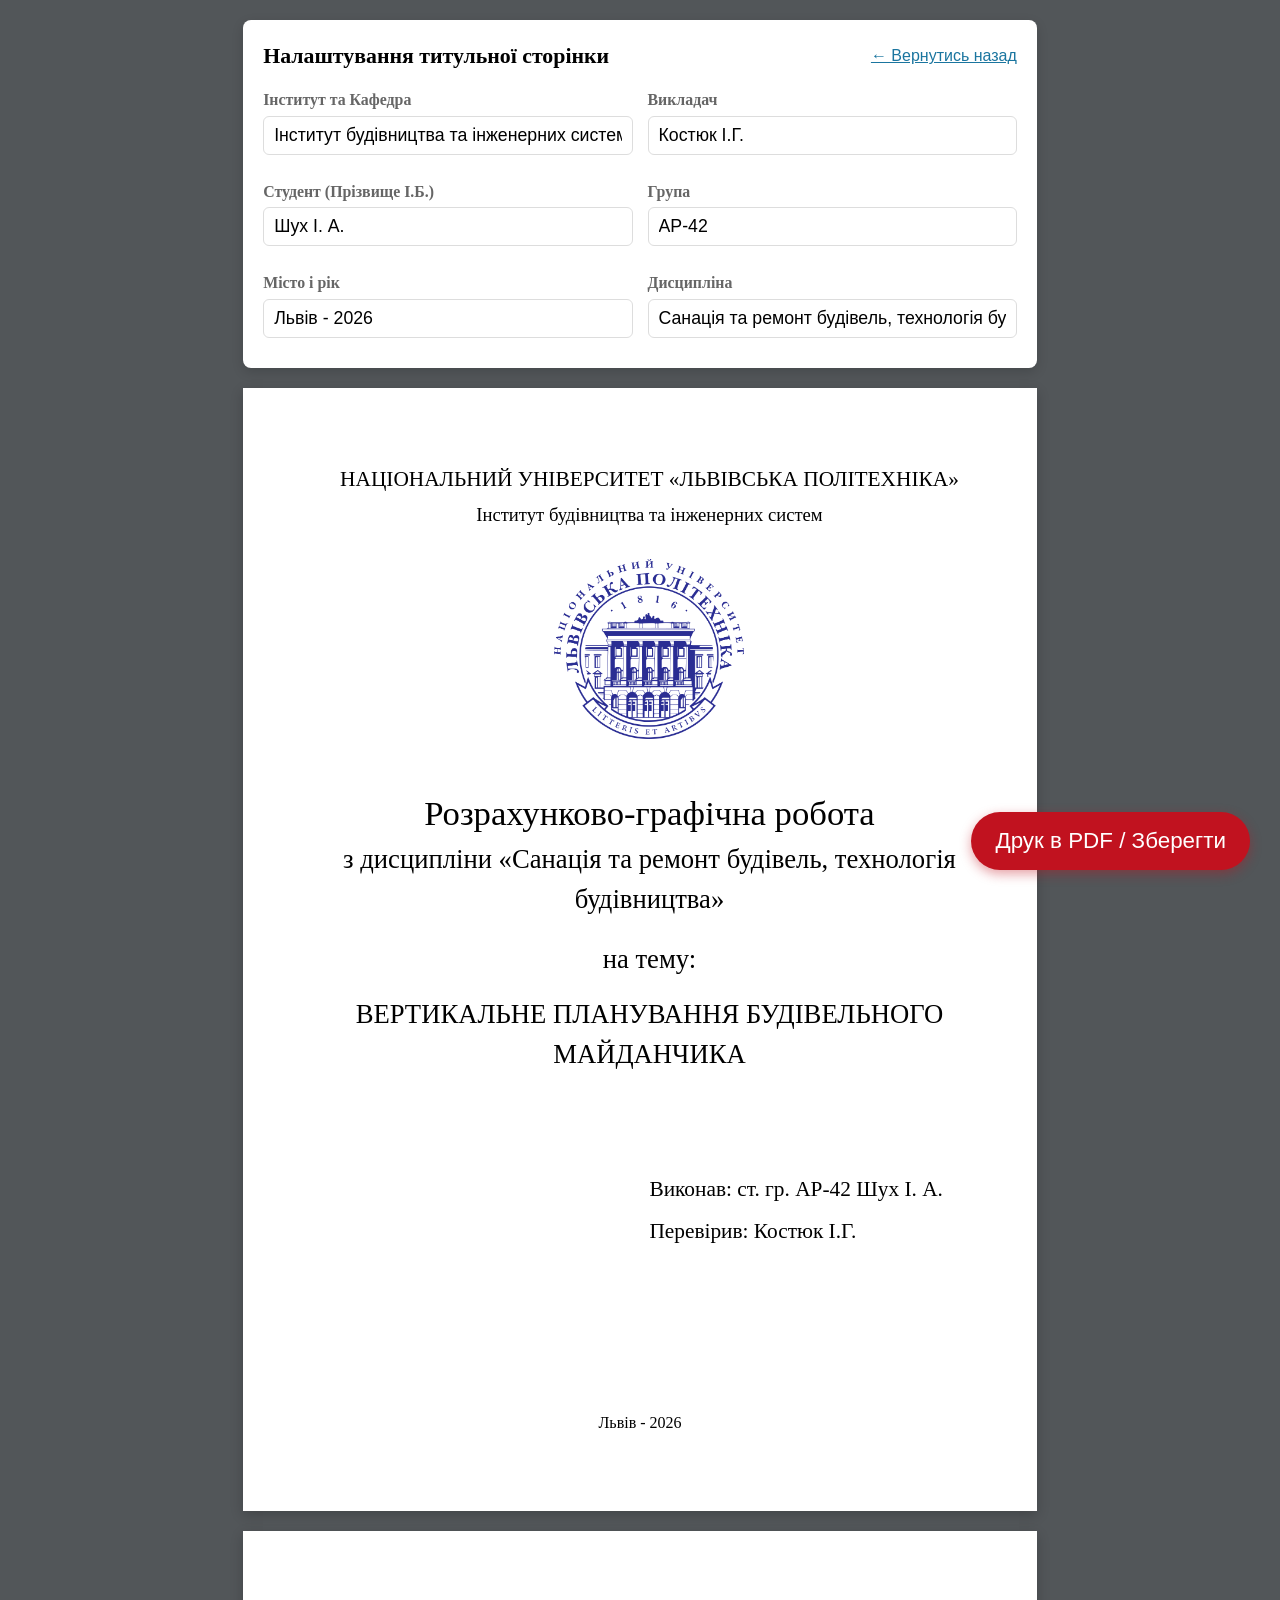
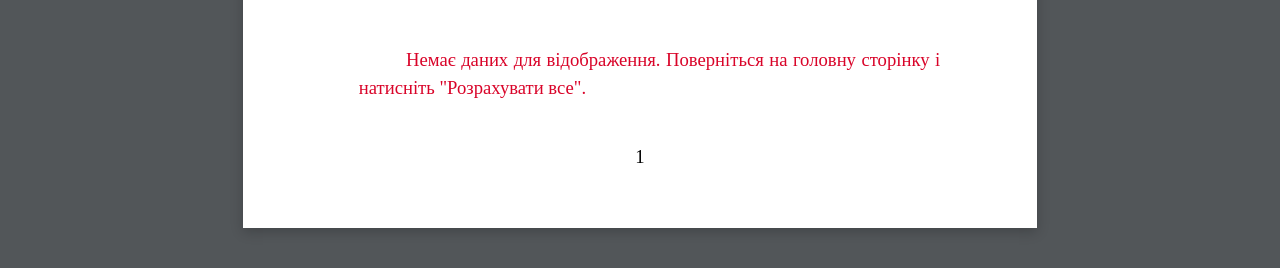
<file: preview.html>
﻿<!DOCTYPE html>
<html lang="uk">

<head>
    <meta charset="UTF-8">
    <meta name="viewport" content="width=device-width, initial-scale=1.0">
    <title>Превью для PDF - Вертикальне планування</title>
    <link rel="stylesheet" href="css/style.css">
    <style>
        /* PAGE & SCREEN SETUP */
        body {
            background-color: #525659;
            /* Темний фон як у редакторах PDF */
            margin: 0;
            padding: 20px 0;
            font-family: 'Times New Roman', Times, serif;
            font-size: 14pt;
            line-height: 1.5;
            color: black;
        }

        .controls-panel {
            max-width: 21cm;
            margin: 0 auto 20px auto;
            background: white;
            padding: 20px;
            border-radius: 8px;
            box-shadow: 0 4px 12px rgba(0, 0, 0, 0.15);
        }

        .controls-panel .form-group {
            margin-bottom: 10px;
        }

        .student-info {
            display: grid;
            grid-template-columns: 1fr 1fr;
            gap: 15px;
        }

        /* Імітація А4 на екрані */
        .page {
            background: white;
            width: 21cm;
            min-height: 29.7cm;
            margin: 0 auto 20px auto;
            padding: 2cm 1.5cm 2cm 2cm;
            /* Поля: 2см верх, 1.5см право, 2см низ, 2см ліво */
            box-shadow: 0 4px 12px rgba(0, 0, 0, 0.2);
            box-sizing: border-box;
            position: relative;
            overflow-x: hidden;
        }

        .page.content-page {
            height: 29.7cm;
            min-height: 29.7cm;
            overflow: hidden;
        }

        /* TITLE PAGE SPECIFICS */
        .title-sheet {
            text-align: center;
        }

        .title-header {
            font-size: 16pt;
            margin-bottom: 5px;
            text-transform: uppercase;
        }

        .title-inst {
            font-size: 14pt;
            margin-bottom: 20px;
        }

        .title-logo {
            width: 190px;
            margin: 10px auto 40px auto;
        }

        .title-type {
            font-size: 26pt;
        }

        .title-sub {
            font-size: 20pt;
        }

        .title-topic {
            margin-top: 15px;
            font-size: 20pt;
        }

        .author-info {
            font-size: 16pt;
            display: flex;
            justify-content: flex-start;
            margin-top: 100px;
            padding-left: 50%;
        }

        .author-details {
            display: flex;
            flex-direction: column;
            gap: 10px;
            width: max-content;
            max-width: 8cm;
            text-align: left;
        }

        .title-footer {
            position: absolute;
            bottom: 2cm;
            left: 0;
            right: 0;
            text-align: center;
            font-size: 12pt;
        }

        /* TOC and Intro Styles */
        .toc-item {
            display: flex;
            align-items: baseline;
            margin-bottom: 12px;
            font-size: 14pt;
        }

        .toc-dots {
            flex-grow: 1;
            border-bottom: 2px dotted black;
            margin: 0 10px;
        }

        /* Page Numbering Rules */
        body {
            counter-reset: custom-page 0;
        }

        .page {
            counter-increment: custom-page;
        }

        .title-sheet {
            counter-reset: custom-page 1;
            /* Title is page 1, but we hide it. Next is 2 */
        }

        .page:not(.title-sheet)::after {
            content: counter(custom-page);
            position: absolute;
            bottom: 1.5cm;
            left: 0;
            right: 0;
            text-align: center;
            font-size: 14pt;
        }

        /* CONTENT STYLES */
        #previewContent {
            font-family: 'Times New Roman', Times, serif;
            font-size: 14pt;
        }

        #previewContent .step-section {
            background: transparent !important;
            box-shadow: none !important;
            border: none !important;
            margin: 0;
            padding: 0;
            /* Кожен пункт починається з нової сторінки (імітуємо розрив на екрані теж) */
            page-break-before: always;
        }

        #previewContent .step-header {
            background: none !important;
            padding: 20px 0 20px 0 !important;
            border-bottom: none !important;
            page-break-after: avoid;
            text-align: center;
        }

        #previewContent .step-header .step-number {
            background: transparent !important;
            color: black !important;
            display: inline;
            font-weight: bold;
            font-size: 16pt;
        }

        #previewContent .step-header .step-number::after {
            content: ".";
        }

        #previewContent .step-header .step-title {
            color: black !important;
            font-weight: bold;
            font-size: 16pt;
            display: inline;
            margin-left: 5px;
        }

        #previewContent .step-toggle,
        .btn-export {
            display: none !important;
        }

        #previewContent .step-desc,
        #previewContent p,
        #previewContent .note-box {
            text-align: justify !important;
            text-indent: 1.25cm !important;
            margin-bottom: 10px;
        }

        /* Знімаємо всі кольорові фони і робимо строгі таблиці */
        #previewContent table {
            width: 100%;
            border-collapse: collapse !important;
            margin: 20px 0 !important;
            background: transparent !important;
            box-shadow: none !important;
            page-break-inside: avoid;
            table-layout: fixed;
        }

        #previewContent th,
        #previewContent td {
            border: 1px solid black !important;
            padding: 8px !important;
            color: black !important;
            font-size: 14pt !important;
            background: transparent !important;
            text-align: center;
            word-break: break-word;
            overflow-wrap: anywhere;
        }

        #previewContent th {
            font-weight: bold !important;
        }

        #previewContent table.preview-grid-table,
        #previewContent table.preview-grid-table thead,
        #previewContent table.preview-grid-table tbody,
        #previewContent table.preview-grid-table tr,
        #previewContent table.preview-grid-table th,
        #previewContent table.preview-grid-table td {
            border: 1px solid #000 !important;
        }

        #previewContent table.compact-table th,
        #previewContent table.compact-table td {
            font-size: 11pt !important;
            padding: 4px !important;
            line-height: 1.25 !important;
        }

        #previewContent table.ultra-compact-table th,
        #previewContent table.ultra-compact-table td {
            font-size: 10pt !important;
            padding: 3px !important;
            line-height: 1.2 !important;
        }

        #previewContent .scaled-table-wrap {
            width: 100%;
            overflow: hidden;
            page-break-inside: avoid;
        }

        #previewContent .scaled-table-wrap .scaled-table-inner {
            display: inline-block;
            width: max-content;
            max-width: none;
            transform: scale(var(--fit-scale, 1));
            transform-origin: top left;
        }

        #previewContent .scaled-table-wrap .scaled-table-inner>table {
            width: max-content !important;
            min-width: 100%;
            max-width: none !important;
            margin: 0 !important;
            table-layout: auto !important;
        }

        #previewContent .step12-table-wrap {
            width: 100%;
            margin-top: 8px;
            overflow: hidden;
        }

        #previewContent .step12-table-wrap > table.step12-table {
            width: 100% !important;
            zoom: 0.9;
            margin: 0 !important;
        }

        #previewContent table.step12-table {
            width: 100% !important;
            table-layout: fixed !important;
            margin: 0 !important;
        }

        #previewContent table.step12-table th,
        #previewContent table.step12-table td {
            font-size: 9.2pt !important;
            padding: 1px !important;
            line-height: 1 !important;
            overflow-wrap: anywhere !important;
            word-break: break-word !important;
            hyphens: auto !important;
        }

        #previewContent table.step12-table th:nth-child(1),
        #previewContent table.step12-table td:nth-child(1) {
            width: 3%;
        }

        #previewContent table.step12-table th:nth-child(2),
        #previewContent table.step12-table td:nth-child(2) {
            width: 8%;
        }

        #previewContent table.step12-table th:nth-child(3),
        #previewContent table.step12-table td:nth-child(3) {
            width: 18%;
        }

        #previewContent table.step12-table th:nth-child(4),
        #previewContent table.step12-table td:nth-child(4) {
            width: 11%;
        }

        #previewContent table.step12-table th:nth-child(5),
        #previewContent table.step12-table td:nth-child(5) {
            width: 8%;
        }

        #previewContent table.step12-table th:nth-child(6),
        #previewContent table.step12-table td:nth-child(6),
        #previewContent table.step12-table th:nth-child(7),
        #previewContent table.step12-table td:nth-child(7) {
            width: 7%;
        }

        #previewContent table.step12-table th:nth-child(8),
        #previewContent table.step12-table td:nth-child(8),
        #previewContent table.step12-table th:nth-child(9),
        #previewContent table.step12-table td:nth-child(9) {
            width: 8%;
        }

        #previewContent table.step12-table th:nth-child(10),
        #previewContent table.step12-table td:nth-child(10) {
            width: 9%;
        }

        #previewContent table.step12-table th:nth-child(11),
        #previewContent table.step12-table td:nth-child(11) {
            width: 12%;
        }

        #previewContent table.step12-table th:nth-child(2),
        #previewContent table.step12-table td:nth-child(2),
        #previewContent table.step12-table th:nth-child(3),
        #previewContent table.step12-table td:nth-child(3),
        #previewContent table.step12-table th:nth-child(11),
        #previewContent table.step12-table td:nth-child(11) {
            overflow-wrap: anywhere !important;
            word-break: break-all !important;
            hyphens: auto !important;
        }

        #previewContent table.step11-table th,
        #previewContent table.step11-table td,
        #previewContent table.step11-summary-table th,
        #previewContent table.step11-summary-table td {
            font-size: 8pt !important;
            padding: 2px !important;
            line-height: 1.05 !important;
        }

        #previewContent table.step11-table {
            width: 100% !important;
            table-layout: fixed !important;
        }

        #previewContent table.step11-table th:nth-child(1),
        #previewContent table.step11-table td:nth-child(1) {
            width: 22%;
        }

        #previewContent table.step11-table th:nth-child(2),
        #previewContent table.step11-table td:nth-child(2) {
            width: 19%;
        }

        #previewContent table.step11-table th:nth-child(3),
        #previewContent table.step11-table td:nth-child(3) {
            width: 13%;
        }

        #previewContent table.step11-table th:nth-child(4),
        #previewContent table.step11-table td:nth-child(4) {
            width: 10%;
        }

        #previewContent table.step11-table th:nth-child(5),
        #previewContent table.step11-table td:nth-child(5),
        #previewContent table.step11-table th:nth-child(6),
        #previewContent table.step11-table td:nth-child(6),
        #previewContent table.step11-table th:nth-child(7),
        #previewContent table.step11-table td:nth-child(7),
        #previewContent table.step11-table th:nth-child(8),
        #previewContent table.step11-table td:nth-child(8) {
            width: 9%;
        }

        #previewContent table.step11-summary-table {
            width: 100% !important;
            table-layout: fixed !important;
        }

        #previewContent table.step13-schedule-table {
            width: 100% !important;
            table-layout: fixed !important;
            border-collapse: separate !important;
            border-spacing: 0 !important;
            margin-top: 12px !important;
            border: 1.4px solid #000 !important;
            background: #fff !important;
        }

        #previewContent table.step13-schedule-table th,
        #previewContent table.step13-schedule-table td {
            font-size: 6pt !important;
            padding: 0.8px !important;
            line-height: 1 !important;
            border: 0 !important;
            outline: 1.5px solid #000 !important;
            outline-offset: -1px !important;
            box-shadow: inset 0 0 0 1px #000 !important;
            background: #fff !important;
            vertical-align: middle !important;
        }

        #previewContent table.step13-schedule-table th.process-col,
        #previewContent table.step13-schedule-table td.process-col {
            width: 23%;
            text-align: left !important;
        }

        #previewContent table.step13-schedule-table th.volume-col,
        #previewContent table.step13-schedule-table td.volume-col {
            width: 11%;
        }

        #previewContent table.step13-schedule-table th.machine-col,
        #previewContent table.step13-schedule-table td.machine-col {
            width: 16%;
        }

        #previewContent table.step13-schedule-table th.crew-col,
        #previewContent table.step13-schedule-table td.crew-col {
            width: 7%;
        }

        #previewContent table.step13-schedule-table th.num-col,
        #previewContent table.step13-schedule-table td.num-col {
            width: 4%;
        }

        #previewContent table.step13-schedule-table td.day-cell,
        #previewContent table.step13-schedule-table th.day-cell {
            width: 3.9%;
            text-align: center !important;
        }

        #previewContent table.step13-schedule-table td.day-cell.active {
            background: #d9d9d9 !important;
            font-weight: bold !important;
        }

        #previewContent table.step13-schedule-table td.day-cell.empty {
            background: white !important;
        }

        #previewContent .step13-rotated-wrap {
            position: relative;
            width: 100%;
            height: 24.0cm;
            margin: 2px 0 2px;
            overflow: hidden;
            page-break-inside: avoid;
            break-inside: avoid;
        }

        #previewContent .step13-rotated-inner {
            position: absolute;
            top: 22.5cm;
            left: 2.2cm;
            width: 24.1cm;
            transform-origin: top left;
            transform: rotate(-90deg) scale(0.91);
        }

        #previewContent .step13-rotated-inner table.step13-schedule-table {
            width: 24.1cm !important;
            margin-top: 0 !important;
        }

        #previewContent .step13-rotated-inner .step13-schedule-svg {
            display: block;
            width: 24.1cm !important;
            height: auto !important;
            background: #fff !important;
        }

        #previewContent .positive,
        #previewContent .negative,
        #previewContent .highlight {
            color: black !important;
            font-weight: normal !important;
        }

        #previewContent .formula-block,
        #previewContent .formula-sub,
        #previewContent .success-box,
        #previewContent .note-box {
            background: transparent !important;
            border: none !important;
            color: black !important;
            padding: 0 !important;
            border-radius: 0 !important;
            box-shadow: none !important;
            margin: 15px 0 !important;
            page-break-inside: avoid;
        }

        #previewContent .formula-title {
            display: none !important;
        }

        #previewContent .formula-math {
            text-align: center;
            font-size: 14pt;
            margin: 20px 0;
            text-indent: 0 !important;
        }

        #previewContent .formula-math math {
            font-size: 1.08em;
        }

        #previewContent .formula-math mtext {
            font-family: 'Times New Roman', Times, serif;
        }

        #previewContent .formula-result {
            font-weight: bold !important;
            color: black !important;
            text-align: center;
            display: block;
            margin-top: 15px;
            text-indent: 0 !important;
        }

        #previewContent div.diagram-container {
            box-shadow: none !important;
            border: 1px solid black !important;
            margin: 20px 0 !important;
            border-radius: 0 !important;
            background: transparent !important;
            page-break-inside: avoid;
        }

        [data-preview-diagram-host] {
            position: relative;
            margin: 20px auto 0;
            max-width: 100%;
        }

        .preview-diagram-frame,
        .carto-svg-frame {
            width: 100%;
            padding: 0;
            border: none;
            background: transparent;
            box-sizing: border-box;
        }

        .preview-diagram-frame > svg,
        .carto-svg-frame > svg {
            display: block;
            width: 100%;
            height: auto;
        }

        .carto-style-panel {
            position: fixed;
            z-index: 1100;
            width: 280px;
            max-width: calc(100vw - 24px);
            padding: 16px;
            border-radius: 16px;
            background: rgba(245, 240, 229, 0.96);
            border: 1px solid rgba(54, 48, 36, 0.18);
            box-shadow: 0 18px 48px rgba(0, 0, 0, 0.24);
            backdrop-filter: blur(10px);
            color: #2e261d;
        }

        .carto-style-panel[hidden] {
            display: none !important;
        }

        .carto-style-panel h4 {
            margin: 0;
            font-size: 16px;
            line-height: 1.2;
        }

        .carto-style-panel p {
            margin: 6px 0 0;
            font-size: 12px;
            line-height: 1.35;
            color: rgba(46, 38, 29, 0.72);
        }

        .carto-style-grid {
            display: grid;
            gap: 12px;
            margin-top: 14px;
        }

        .carto-style-section {
            border: 1px solid rgba(54, 48, 36, 0.14);
            border-radius: 12px;
            background: rgba(255, 255, 255, 0.46);
            overflow: hidden;
        }

        .carto-style-section summary {
            list-style: none;
            cursor: pointer;
            padding: 10px 12px;
            font-size: 12px;
            font-weight: 700;
            user-select: none;
            display: flex;
            align-items: center;
            justify-content: space-between;
        }

        .carto-style-section summary::-webkit-details-marker {
            display: none;
        }

        .carto-style-section summary::after {
            content: 'в–ѕ';
            font-size: 12px;
            transition: transform 0.15s ease;
        }

        .carto-style-section[open] summary::after {
            transform: rotate(180deg);
        }

        .carto-style-section-body {
            display: grid;
            gap: 12px;
            padding: 0 12px 12px;
        }

        .carto-style-row {
            display: grid;
            gap: 6px;
        }

        .carto-style-row label,
        .carto-style-range-head {
            display: flex;
            align-items: center;
            justify-content: space-between;
            gap: 10px;
            font-size: 12px;
            font-weight: 600;
        }

        .carto-style-row input[type="color"] {
            width: 100%;
            height: 38px;
            padding: 0;
            border: none;
            background: transparent;
            cursor: pointer;
        }

        .carto-style-row input[type="range"] {
            width: 100%;
            accent-color: #8c5e3c;
        }

        .carto-style-row select {
            width: 100%;
            border: 1px solid rgba(54, 48, 36, 0.18);
            border-radius: 10px;
            background: rgba(255, 255, 255, 0.92);
            padding: 8px 10px;
            color: #2e261d;
        }

        .carto-style-presets,
        .carto-style-actions {
            display: grid;
            grid-template-columns: repeat(3, 1fr);
            gap: 8px;
        }

        .carto-style-actions {
            grid-template-columns: 1fr;
        }

        .carto-style-btn {
            border: 1px solid rgba(54, 48, 36, 0.16);
            border-radius: 10px;
            background: rgba(255, 255, 255, 0.82);
            color: #2e261d;
            padding: 8px 10px;
            font-size: 12px;
            font-weight: 600;
            cursor: pointer;
            transition: transform 0.15s ease, box-shadow 0.15s ease, border-color 0.15s ease;
        }

        .carto-style-btn:hover {
            transform: translateY(-1px);
            box-shadow: 0 8px 18px rgba(0, 0, 0, 0.12);
            border-color: rgba(54, 48, 36, 0.28);
        }

        .carto-style-btn:active {
            transform: translateY(0);
        }

        .carto-style-btn[data-preset="paper"] {
            background: linear-gradient(180deg, #f7f1e3 0%, #efe3c7 100%);
        }

        .carto-style-btn[data-preset="mono"] {
            background: linear-gradient(180deg, #ffffff 0%, #d9d9d9 100%);
        }

        .carto-style-panel .value-chip {
            min-width: 44px;
            padding: 2px 8px;
            border-radius: 999px;
            background: rgba(46, 38, 29, 0.08);
            text-align: center;
            font-variant-numeric: tabular-nums;
        }

        .btn-print-float {
            position: fixed;
            bottom: 30px;
            right: 30px;
            background: #c1121f;
            color: white;
            padding: 16px 24px;
            border-radius: 30px;
            font-size: 1.2em;
            cursor: pointer;
            border: none;
            box-shadow: 0 4px 12px rgba(193, 18, 31, 0.4);
            transition: all 0.2s;
            z-index: 1000;
        }

        .btn-print-float:hover {
            background: #a00f1a;
            transform: translateY(-2px);
        }

        /* PRINT MEDIA QUERIES */
        @media print {
            @page {
                size: A4;
                margin: 0;
            }

            body {
                background: white;
                padding: 0;
            }

            .controls-panel,
            .carto-style-panel,
            .btn-print-float,
            .no-print {
                display: none !important;
            }

            .page {
                margin: 0;
                box-shadow: none;
                width: 21cm;
                min-height: 29.7cm;
                position: relative;
                overflow-x: hidden;
                break-after: page;
                page-break-after: always;
            }

            .page.content-page {
                height: 29.7cm;
                min-height: 29.7cm;
                overflow: hidden;
            }

            .page:last-of-type {
                break-after: auto;
                page-break-after: auto;
            }

            /* Title page fills the entire first page */
            .title-sheet {
                min-height: 29.7cm;
                page-break-after: always;
            }

            /* Disable on-screen page number since browser handles it */
            .page::after {
                display: none !important;
            }

            * {
                -webkit-print-color-adjust: exact !important;
                print-color-adjust: exact !important;
            }

            #previewContent .step13-rotated-wrap {
                height: 24.0cm !important;
                margin: 0 !important;
                overflow: hidden !important;
            }

            #previewContent .step13-rotated-inner {
                top: 22.2cm !important;
                left: 2.0cm !important;
                width: 24.1cm !important;
                transform-origin: top left !important;
                transform: rotate(-90deg) scale(0.89) !important;
            }

            #previewContent .step13-rotated-inner table.step13-schedule-table,
            #previewContent .step13-rotated-inner table.step13-schedule-table th,
            #previewContent .step13-rotated-inner table.step13-schedule-table td {
                border-color: #000 !important;
            }
        }
    </style>
</head>

<body>

    <!-- ПАНЕЛЬ КЕРУВАННЯ (Не друкується) -->
    <div class="controls-panel no-print">
        <div style="display:flex; justify-content:space-between; align-items:center; margin-bottom:15px;">
            <h3 style="margin:0;">Налаштування титульної сторінки</h3>
            <button onclick="window.close()"
                style="cursor:pointer; font-size:16px; background:none; border:none; color:#1a759f; text-decoration:underline;">&larr;
                Вернутись назад</button>
        </div>
        <div class="student-info">
            <div class="form-group">
                <label>Інститут та Кафедра</label>
                <input type="text" id="instName"
                    value="Інститут будівництва та інженерних систем"
                    oninput="updatePrintView()">
            </div>
            <div class="form-group">
                <label>Викладач</label>
                <input type="text" id="teacherName" placeholder="Посада, Прізвище І.Б." value="Костюк І.Г."
                    oninput="updatePrintView()">
            </div>
            <div class="form-group">
                <label>Студент (Прізвище І.Б.)</label>
                <input type="text" id="studentName" placeholder="Іванов І.І." value="Шух І. А."
                    oninput="updatePrintView()">
            </div>
            <div class="form-group">
                <label>Група</label>
                <input type="text" id="studentGroup" placeholder="ПЦБ-41" value="АР-42" oninput="updatePrintView()">
            </div>
            <div class="form-group">
                <label>Місто і рік</label>
                <input type="text" id="cityYear" value="Львів - 2026" oninput="updatePrintView()">
            </div>
            <div class="form-group">
                <label>Дисципліна</label>
                <input type="text" id="disciplineName"
                    value="Санація та ремонт будівель, технологія будівництва" oninput="updatePrintView()">
            </div>
        </div>
    </div>

    <!-- 1 СТОРІНКА: ТИТУЛКА -->
    <aside id="cartogramStylePanel" class="carto-style-panel no-print" hidden></aside>

    <div class="page title-sheet">
        <div class="title-header">
            НАЦІОНАЛЬНИЙ УНІВЕРСИТЕТ «ЛЬВІВСЬКА ПОЛІТЕХНІКА»
        </div>

        <div class="title-inst" id="lblInst">
            Інститут будівництва та інженерних систем
        </div>

        <!-- Logo -->
        <div>
            <img src="Nulp_logo_ukr.png" alt="Львівська політехніка" class="title-logo">
        </div>

        <div class="title-type">
            Розрахунково-графічна робота
        </div>

        <div class="title-sub">
            з дисципліни «<span id="lblDiscipline">Санація та ремонт будівель, технологія будівництва</span>»
        </div>

        <div style="margin-top: 20px; font-size: 20pt;">на тему:</div>

        <div class="title-topic">
            ВЕРТИКАЛЬНЕ ПЛАНУВАННЯ БУДІВЕЛЬНОГО МАЙДАНЧИКА
        </div>

        <div class="author-info">
            <div class="author-details">
                <div>Виконав: ст. гр. <span id="lblGroup">АР-42</span> <span id="lblName">Шух І. А.</span></div>
                <div>Перевірив: <span id="lblTeacher">Костюк І.Г.</span></div>
            </div>
        </div>

        <div class="title-footer" id="lblCityYear">
            Львів - 2026
        </div>
    </div>

    <!-- ВМІСТ ДОКУМЕНТА -->
    <!-- Ми загортаємо весь вміст у сторінку, в print-режимі браузер сам розіб'є його завдяки page-break-before: always на step-section -->
    <div class="page" style="padding-bottom: 2cm; min-height: auto;">
        <div id="previewContent">
            <!-- сюди завантажаться step-section -->
        </div>
    </div>

    <button class="btn-print-float no-print" onclick="window.print()">Друк в PDF / Зберегти</button>

    <script src="js/machines.js"></script>
    <script src="js/en-norms.js"></script>
    <script src="js/calc.js"></script>
    <script>
        const PREVIEW_META_STORAGE_KEY = 'geo-preview-meta-v1';

        function savePreviewMeta() {
            try {
                localStorage.setItem(PREVIEW_META_STORAGE_KEY, JSON.stringify({
                    studentName: document.getElementById('studentName').value || '',
                    studentGroup: document.getElementById('studentGroup').value || '',
                    teacherName: document.getElementById('teacherName').value || '',
                    instName: document.getElementById('instName').value || '',
                    cityYear: document.getElementById('cityYear').value || '',
                    disciplineName: document.getElementById('disciplineName').value || ''
                }));
            } catch (error) {
                console.warn('Could not save preview meta', error);
            }
        }

        function restorePreviewMeta() {
            try {
                const raw = localStorage.getItem(PREVIEW_META_STORAGE_KEY);
                if (!raw) return;
                const meta = JSON.parse(raw);
                if (meta.instName != null) document.getElementById('instName').value = meta.instName;
                if (meta.teacherName != null) document.getElementById('teacherName').value = meta.teacherName;
                if (meta.studentName != null) document.getElementById('studentName').value = meta.studentName;
                if (meta.studentGroup != null) document.getElementById('studentGroup').value = meta.studentGroup;
                if (meta.cityYear != null) document.getElementById('cityYear').value = meta.cityYear;
                if (meta.disciplineName != null) document.getElementById('disciplineName').value = meta.disciplineName;
            } catch (error) {
                console.warn('Could not restore preview meta', error);
            }
        }

        function updatePrintView() {
            const inst = document.getElementById('instName').value;
            document.getElementById('lblInst').innerHTML = inst ? inst.replace(', ', '<br>').replace(',', '<br>') : 'Інститут будівництва та інженерних систем';

            document.getElementById('lblName').innerText = document.getElementById('studentName').value || '';
            document.getElementById('lblGroup').innerText = document.getElementById('studentGroup').value || '_______';
            document.getElementById('lblTeacher').innerText = document.getElementById('teacherName').value || '';
            document.getElementById('lblCityYear').innerText = document.getElementById('cityYear').value || 'Львів - 2026';
            document.getElementById('lblDiscipline').innerText = document.getElementById('disciplineName').value || 'Санація та ремонт будівель, технологія будівництва';
            savePreviewMeta();
        }

        function fitScaledTablesIn(root = document) {
            const wraps = root.querySelectorAll('#previewContent .scaled-table-wrap, .scaled-table-wrap');
            wraps.forEach((wrap) => {
                const inner = wrap.querySelector('.scaled-table-inner');
                const table = inner?.querySelector('table');
                if (!inner || !table) return;

                wrap.style.height = '';
                inner.style.setProperty('--fit-scale', '1');
                table.style.width = 'max-content';
                table.style.minWidth = '100%';
                table.style.tableLayout = 'auto';

                const availableWidth = wrap.clientWidth;
                const naturalWidth = Math.max(inner.scrollWidth, table.scrollWidth, table.getBoundingClientRect().width);
                const naturalHeight = Math.max(inner.scrollHeight, table.scrollHeight, table.getBoundingClientRect().height);

                if (!availableWidth || !naturalWidth) return;

                const forcedMaxScale = wrap.dataset.forceScale ? Number(wrap.dataset.forceScale) : 1;
                const scale = Math.min(forcedMaxScale, 1, availableWidth / naturalWidth);
                inner.style.setProperty('--fit-scale', String(scale));
                wrap.style.height = `${Math.ceil(naturalHeight * scale)}px`;
            });
        }

        function fitScaledTables() {
            fitScaledTablesIn(document);
        }

        function getScreenPageHeightPx() {
            const probe = document.createElement('div');
            probe.style.position = 'absolute';
            probe.style.visibility = 'hidden';
            probe.style.pointerEvents = 'none';
            probe.style.width = '21cm';
            probe.style.height = '29.7cm';
            document.body.appendChild(probe);
            const height = probe.getBoundingClientRect().height || 1;
            probe.remove();
            return height;
        }

        function createMeasuredPage(sectionId) {
            const page = document.createElement('div');
            page.className = 'page content-page';
            if (sectionId) page.dataset.sectionId = sectionId;
            page.style.position = 'absolute';
            page.style.visibility = 'hidden';
            page.style.pointerEvents = 'none';
            page.style.left = '-99999px';
            page.style.top = '0';
            page.style.margin = '0';
            page.style.zIndex = '-1';
            document.body.appendChild(page);
            return page;
        }

        function collectNonEmptyNodes(container) {
            return Array.from(container.childNodes).filter((node) => {
                if (node.nodeType === Node.TEXT_NODE) return node.textContent.trim().length > 0;
                return true;
            });
        }

        function paginateHtmlContent(html, sectionId) {
            const source = document.createElement('div');
            source.innerHTML = html;
            const nodes = collectNonEmptyNodes(source);
            const pageHeight = getScreenPageHeightPx();
            const pages = [];

            let currentPage = document.createElement('div');
            currentPage.className = 'page content-page';
            currentPage.dataset.sectionId = sectionId;

            let measurePage = createMeasuredPage(sectionId);

            const resetMeasurePage = () => {
                const next = createMeasuredPage();
                measurePage.remove();
                measurePage = next;
            };

            const commitCurrentPage = () => {
                if (!currentPage.childNodes.length) return;
                pages.push(currentPage);
                currentPage = document.createElement('div');
                currentPage.className = 'page content-page';
                resetMeasurePage();
            };

            nodes.forEach((node) => {
                const visibleClone = node.cloneNode(true);
                const measureClone = node.cloneNode(true);
                currentPage.appendChild(visibleClone);
                measurePage.appendChild(measureClone);
                fitScaledTablesIn(measurePage);

                if (measurePage.scrollHeight > pageHeight + 1) {
                    currentPage.removeChild(visibleClone);
                    measurePage.removeChild(measureClone);

                    if (currentPage.childNodes.length) {
                        commitCurrentPage();
                    }

                    const newVisibleClone = node.cloneNode(true);
                    const newMeasureClone = node.cloneNode(true);
                    currentPage.appendChild(newVisibleClone);
                    measurePage.appendChild(newMeasureClone);
                    fitScaledTablesIn(measurePage);
                }
            });

            if (measurePage.isConnected) measurePage.remove();
            if (currentPage.childNodes.length) pages.push(currentPage);
            if (pages.length && sectionId) pages[0].dataset.sectionId = sectionId;
            return pages;
        }

        function updateTocPageNumbers() {
            const tocTargets = document.querySelectorAll('[data-toc-target]');
            if (!tocTargets.length) return;

            const pageHeight = getScreenPageHeightPx();
            let currentPage = 2;
            const pageMap = {};

            document.querySelectorAll('.page.content-page').forEach((pageEl) => {
                const sectionId = pageEl.dataset.sectionId;
                if (sectionId && pageMap[sectionId] == null) {
                    pageMap[sectionId] = currentPage;
                }

                const consumedPages = Math.max(1, Math.ceil(pageEl.getBoundingClientRect().height / pageHeight));
                currentPage += consumedPages;
            });

            tocTargets.forEach((node) => {
                node.textContent = pageMap[node.dataset.tocTarget] ?? '—';
            });
        }

        const CARTO_THEME_STORAGE_KEY = 'geo-cartogram-preview-theme-v4';
        const CARTO_DEFAULT_THEME = Object.freeze({
            fillColor: '#6a6a6a',
            cutColor: '#111111',
            inkColor: '#2a2a2a',
            paperColor: '#ffffff',
            zoneOpacity: 0,
            hatchOpacity: 65,
            lineScale: 1.4,
            contourKColor: '#111111',
            contourLColor: '#111111',
            contourMColor: '#111111',
            backgroundContourColor: '#111111',
            backgroundContourStyle: 'solid',
            blackMarkColor: '#4a4a4a',
            redMarkColor: '#e00000',
            workingMarkColor: '#4a97e5'
        });
        const CARTO_PRESETS = Object.freeze({
            default: { ...CARTO_DEFAULT_THEME },
            paper: {
                fillColor: '#787067',
                cutColor: '#2c261f',
                inkColor: '#2b241c',
                paperColor: '#f7f1e3',
                zoneOpacity: 4,
                hatchOpacity: 55,
                lineScale: 1.25,
                contourKColor: '#7a3c28',
                contourLColor: '#5f5649',
                contourMColor: '#8b7a62',
                backgroundContourColor: '#a59a87',
                backgroundContourStyle: 'solid',
                blackMarkColor: '#2b241c',
                redMarkColor: '#7a3c28',
                workingMarkColor: '#4c4339'
            },
            mono: {
                fillColor: '#5f5f5f',
                cutColor: '#111111',
                inkColor: '#222222',
                paperColor: '#ffffff',
                zoneOpacity: 0,
                hatchOpacity: 80,
                lineScale: 1.45,
                contourKColor: '#111111',
                contourLColor: '#444444',
                contourMColor: '#666666',
                backgroundContourColor: '#9a9a9a',
                backgroundContourStyle: 'dashed',
                blackMarkColor: '#111111',
                redMarkColor: '#333333',
                workingMarkColor: '#555555'
            }
        });

        let cartogramTheme = { ...CARTO_DEFAULT_THEME };

        function normalizeColorToken(value) {
            return String(value || '').replace(/\s+/g, '').toLowerCase();
        }

        function clampNumber(value, min, max, fallback) {
            if (!Number.isFinite(value)) return fallback;
            return Math.min(max, Math.max(min, value));
        }

        function normalizeHexColor(value, fallback) {
            return /^#[0-9a-f]{6}$/i.test(value || '') ? value : fallback;
        }

        function normalizeCartogramTheme(raw = {}) {
            return {
                fillColor: normalizeHexColor(raw.fillColor, CARTO_DEFAULT_THEME.fillColor),
                cutColor: normalizeHexColor(raw.cutColor, CARTO_DEFAULT_THEME.cutColor),
                inkColor: normalizeHexColor(raw.inkColor, CARTO_DEFAULT_THEME.inkColor),
                paperColor: normalizeHexColor(raw.paperColor, CARTO_DEFAULT_THEME.paperColor),
                zoneOpacity: clampNumber(Number(raw.zoneOpacity), 0, 25, CARTO_DEFAULT_THEME.zoneOpacity),
                hatchOpacity: clampNumber(Number(raw.hatchOpacity), 0, 100, CARTO_DEFAULT_THEME.hatchOpacity),
                lineScale: clampNumber(Number(raw.lineScale), 0.6, 1.8, CARTO_DEFAULT_THEME.lineScale),
                contourKColor: normalizeHexColor(raw.contourKColor, CARTO_DEFAULT_THEME.contourKColor),
                contourLColor: normalizeHexColor(raw.contourLColor, CARTO_DEFAULT_THEME.contourLColor),
                contourMColor: normalizeHexColor(raw.contourMColor, CARTO_DEFAULT_THEME.contourMColor),
                backgroundContourColor: normalizeHexColor(raw.backgroundContourColor, CARTO_DEFAULT_THEME.backgroundContourColor),
                backgroundContourStyle: raw.backgroundContourStyle === 'solid' ? 'solid' : CARTO_DEFAULT_THEME.backgroundContourStyle,
                blackMarkColor: normalizeHexColor(raw.blackMarkColor, CARTO_DEFAULT_THEME.blackMarkColor),
                redMarkColor: normalizeHexColor(raw.redMarkColor, CARTO_DEFAULT_THEME.redMarkColor),
                workingMarkColor: normalizeHexColor(raw.workingMarkColor, CARTO_DEFAULT_THEME.workingMarkColor)
            };
        }

        function loadCartogramTheme() {
            try {
                const raw = localStorage.getItem(CARTO_THEME_STORAGE_KEY);
                return raw ? normalizeCartogramTheme(JSON.parse(raw)) : { ...CARTO_DEFAULT_THEME };
            } catch (error) {
                return { ...CARTO_DEFAULT_THEME };
            }
        }

        function saveCartogramTheme(theme) {
            try {
                localStorage.setItem(CARTO_THEME_STORAGE_KEY, JSON.stringify(theme));
            } catch (error) {
                console.warn('Could not save cartogram preview theme', error);
            }
        }

        function hexToRgb(hex) {
            const safeHex = (hex || '#000000').replace('#', '');
            return {
                r: parseInt(safeHex.slice(0, 2), 16),
                g: parseInt(safeHex.slice(2, 4), 16),
                b: parseInt(safeHex.slice(4, 6), 16)
            };
        }

        function hexToRgba(hex, alpha) {
            const { r, g, b } = hexToRgb(hex);
            return `rgba(${r},${g},${b},${alpha})`;
        }

        function getDiagramHosts() {
            return Array.from(document.querySelectorAll('[data-preview-diagram-host]'));
        }

        function getDiagramSvgs() {
            return getDiagramHosts()
                .map((host) => ({ host, svg: host.querySelector('svg') }))
                .filter((entry) => entry.svg);
        }

        function getActiveDiagramHost() {
            const hosts = getDiagramHosts();
            if (!hosts.length) return null;

            const viewportH = window.innerHeight || document.documentElement.clientHeight || 0;
            const visibleHosts = hosts
                .map((host) => ({ host, rect: host.getBoundingClientRect() }))
                .filter(({ rect }) => rect.bottom > 60 && rect.top < viewportH - 60)
                .sort((a, b) => Math.abs(a.rect.top - 110) - Math.abs(b.rect.top - 110));

            return (visibleHosts[0] || { host: hosts[0] }).host;
        }

        function detectCartogramRole(value) {
            const color = normalizeColorToken(value);
            if (!color || color === 'none' || color.startsWith('url(')) return '';
            if (color === '#fff' || color === '#ffffff' || color === 'white') return 'paper';
            if (color === '#2a9d8f' || color === 'rgb(42,157,143)' || color === '#6a6a6a') return 'fill';
            if (color === '#e76f51' || color === 'rgb(231,111,81)' || color === '#e63946' || color === '#d62828' || color === 'rgb(230,57,70)' || color === 'rgb(214,40,40)') return 'cut';
            if (color === '#fafafa') return 'paper';
            if (color.startsWith('rgba(42,157,143,')) return 'fill-zone';
            if (color.startsWith('rgba(231,111,81,')) return 'cut-zone';
            if (color.startsWith('rgba(0,0,0,0.07') || color.startsWith('rgba(0,0,0,0.08')) return 'watermark';

            const inkPalette = new Set([
                '#264653', '#333', '#333333', '#444', '#444444', '#555', '#555555',
                '#666', '#666666', '#777', '#777777', '#888', '#888888', '#999', '#999999',
                'black', '#000', '#000000'
            ]);
            return inkPalette.has(color) ? 'ink' : '';
        }

        function prepareCartogramSvg(svg) {
            if (!svg || svg.dataset.cartoPrepared === '1') return;

            svg.querySelectorAll('*').forEach((node) => {
                if (node.closest('pattern') && node.tagName.toLowerCase() === 'line') {
                    node.dataset.cartoStrokeRole = node.dataset.cartoStrokeRole || 'hatch';
                }

                if (node.hasAttribute('fill') && !node.dataset.cartoFillRole) {
                    const role = detectCartogramRole(node.getAttribute('fill'));
                    if (role) node.dataset.cartoFillRole = role;
                }

                if (node.hasAttribute('stroke') && !node.dataset.cartoStrokeRole) {
                    const role = detectCartogramRole(node.getAttribute('stroke'));
                    if (role) node.dataset.cartoStrokeRole = role;
                }

                if (node.hasAttribute('stroke-width') && !node.dataset.cartoBaseStrokeWidth) {
                    node.dataset.cartoBaseStrokeWidth = node.getAttribute('stroke-width');
                }
            });

            svg.dataset.cartoPrepared = '1';
        }

        function applyCartogramRole(node, attrName, role, theme) {
            if (!role) return;
            if (role === 'fill') node.setAttribute(attrName, theme.fillColor);
            if (role === 'cut') node.setAttribute(attrName, theme.cutColor);
            if (role === 'ink') node.setAttribute(attrName, theme.inkColor);
            if (role === 'paper') node.setAttribute(attrName, theme.paperColor);
            if (role === 'fill-zone') node.setAttribute(attrName, hexToRgba(theme.fillColor, theme.zoneOpacity / 100));
            if (role === 'cut-zone') node.setAttribute(attrName, hexToRgba(theme.cutColor, theme.zoneOpacity / 100));
            if (role === 'watermark') node.setAttribute(attrName, hexToRgba(theme.inkColor, 0.12));
            if (role === 'hatch') {
                node.setAttribute(attrName, theme.inkColor);
                node.setAttribute('opacity', String(theme.hatchOpacity / 100));
            }
        }

        function applyCartogramTheme(theme) {
            const diagrams = getDiagramSvgs();
            if (!diagrams.length) return;

            diagrams.forEach(({ host, svg }) => {
                prepareCartogramSvg(svg);
                host.style.background = theme.paperColor;

                svg.querySelectorAll('*').forEach((node) => {
                    if (node.dataset.cartoFillRole) {
                        applyCartogramRole(node, 'fill', node.dataset.cartoFillRole, theme);
                    }
                    if (node.dataset.cartoStrokeRole) {
                        applyCartogramRole(node, 'stroke', node.dataset.cartoStrokeRole, theme);
                    }

                    if (node.dataset.cartoBaseStrokeWidth && node.hasAttribute('stroke-width')) {
                        const baseWidth = parseFloat(node.dataset.cartoBaseStrokeWidth);
                        if (Number.isFinite(baseWidth)) {
                            const scaledWidth = Math.max(0.2, baseWidth * theme.lineScale);
                            node.setAttribute('stroke-width', scaledWidth.toFixed(3).replace(/\.?0+$/, ''));
                        }
                    }
                });

                svg.querySelectorAll('[data-contour-kind="mid"]').forEach((node) => {
                    node.setAttribute('stroke', theme.backgroundContourColor);
                    node.setAttribute('stroke-dasharray', theme.backgroundContourStyle === 'solid' ? 'none' : '5,3');
                });
                svg.querySelectorAll('[data-contour-kind="mid-label"]').forEach((node) => {
                    node.setAttribute('fill', theme.backgroundContourColor);
                });

                ['K', 'L', 'M'].forEach((contourId) => {
                    const colorKey = `contour${contourId}Color`;
                    svg.querySelectorAll(`[data-contour-kind="main"][data-contour-id="${contourId}"]`).forEach((node) => {
                        if (node.tagName.toLowerCase() === 'path') node.setAttribute('stroke', theme[colorKey]);
                        else {
                            node.setAttribute('fill', theme[colorKey]);
                            const textPath = node.querySelector('textPath');
                            if (textPath) {
                                const num = parseFloat(textPath.textContent.match(/(\d+(?:\.\d+)?)/)?.[1] || '');
                                if (Number.isFinite(num)) textPath.textContent = num.toFixed(2);
                            }
                        }
                    });
                });

                svg.querySelectorAll('[data-mark-role="black"]').forEach((node) => {
                    node.setAttribute('fill', theme.blackMarkColor);
                });
                svg.querySelectorAll('[data-mark-role="red"]').forEach((node) => {
                    node.setAttribute('fill', theme.redMarkColor);
                });
                svg.querySelectorAll('[data-mark-role="working"]').forEach((node) => {
                    node.setAttribute('fill', theme.workingMarkColor);
                });
            });

            saveCartogramTheme(theme);
        }

        function syncCartogramPanelValues() {
            const panel = document.getElementById('cartogramStylePanel');
            if (!panel || panel.hidden) return;

            panel.querySelector('[name="fillColor"]').value = cartogramTheme.fillColor;
            panel.querySelector('[name="cutColor"]').value = cartogramTheme.cutColor;
            panel.querySelector('[name="inkColor"]').value = cartogramTheme.inkColor;
            panel.querySelector('[name="paperColor"]').value = cartogramTheme.paperColor;
            panel.querySelector('[name="zoneOpacity"]').value = String(cartogramTheme.zoneOpacity);
            panel.querySelector('[name="hatchOpacity"]').value = String(cartogramTheme.hatchOpacity);
            panel.querySelector('[name="lineScale"]').value = String(cartogramTheme.lineScale);
            panel.querySelector('[name="contourKColor"]').value = cartogramTheme.contourKColor;
            panel.querySelector('[name="contourLColor"]').value = cartogramTheme.contourLColor;
            panel.querySelector('[name="contourMColor"]').value = cartogramTheme.contourMColor;
            panel.querySelector('[name="backgroundContourColor"]').value = cartogramTheme.backgroundContourColor;
            panel.querySelector('[name="backgroundContourStyle"]').value = cartogramTheme.backgroundContourStyle;
            panel.querySelector('[name="blackMarkColor"]').value = cartogramTheme.blackMarkColor;
            panel.querySelector('[name="redMarkColor"]').value = cartogramTheme.redMarkColor;
            panel.querySelector('[name="workingMarkColor"]').value = cartogramTheme.workingMarkColor;

            panel.querySelector('[data-value-for="zoneOpacity"]').textContent = `${cartogramTheme.zoneOpacity}%`;
            panel.querySelector('[data-value-for="hatchOpacity"]').textContent = `${cartogramTheme.hatchOpacity}%`;
            panel.querySelector('[data-value-for="lineScale"]').textContent = `${cartogramTheme.lineScale.toFixed(2)}x`;
        }

        function setCartogramTheme(nextTheme) {
            cartogramTheme = normalizeCartogramTheme(nextTheme);
            syncCartogramPanelValues();
            applyCartogramTheme(cartogramTheme);
            positionCartogramStylePanel();
        }

        function positionCartogramStylePanel() {
            const panel = document.getElementById('cartogramStylePanel');
            const anchor = getActiveDiagramHost();
            if (!panel || panel.hidden || !anchor) return;

            const gap = 84;
            const anchorRect = anchor.getBoundingClientRect();
            const panelRect = panel.getBoundingClientRect();

            let left = anchorRect.left - panelRect.width - gap;
            if (left < 16) left = anchorRect.right + gap;
            if (left + panelRect.width > window.innerWidth - 16) {
                left = Math.max(16, window.innerWidth - panelRect.width - 16);
            }

            const topLimit = Math.max(16, window.innerHeight - panelRect.height - 16);
            const top = Math.min(Math.max(16, anchorRect.top), topLimit);

            panel.style.left = `${Math.round(left)}px`;
            panel.style.top = `${Math.round(top)}px`;
        }

        function initCartogramCustomizer() {
            const panel = document.getElementById('cartogramStylePanel');
            const anchor = getActiveDiagramHost();
            const diagrams = getDiagramSvgs();
            if (!panel) return;

            if (!anchor || !diagrams.length) {
                panel.hidden = true;
                return;
            }

            panel.hidden = false;
            panel.innerHTML = `
                <h4>Стиль схем і картограми</h4>
                <p>Змінює копії у прев'ю та в PDF: майданчик, нульову лінію, позначки та картограму.</p>
                <div class="carto-style-grid">
                    <div class="carto-style-presets">
                        <button type="button" class="carto-style-btn" data-preset="default">Звичайний</button>
                        <button type="button" class="carto-style-btn" data-preset="paper">Папір</button>
                        <button type="button" class="carto-style-btn" data-preset="mono">Р§/Р±</button>
                    </div>
                    <details class="carto-style-section" open>
                        <summary>Загальні</summary>
                        <div class="carto-style-section-body">
                            <div class="carto-style-row">
                                <label for="cartoFillColor">Насип</label>
                                <input id="cartoFillColor" type="color" name="fillColor">
                            </div>
                            <div class="carto-style-row">
                                <label for="cartoCutColor">Виїмка</label>
                                <input id="cartoCutColor" type="color" name="cutColor">
                            </div>
                            <div class="carto-style-row">
                                <label for="cartoInkColor">Контури й текст</label>
                                <input id="cartoInkColor" type="color" name="inkColor">
                            </div>
                            <div class="carto-style-row">
                                <label for="cartoPaperColor">Фон аркуша</label>
                                <input id="cartoPaperColor" type="color" name="paperColor">
                            </div>
                            <div class="carto-style-row">
                                <div class="carto-style-range-head">
                                    <span>Тон заливки</span>
                                    <span class="value-chip" data-value-for="zoneOpacity"></span>
                                </div>
                                <input type="range" name="zoneOpacity" min="0" max="25" step="1">
                            </div>
                            <div class="carto-style-row">
                                <div class="carto-style-range-head">
                                    <span>Штрихування</span>
                                    <span class="value-chip" data-value-for="hatchOpacity"></span>
                                </div>
                                <input type="range" name="hatchOpacity" min="0" max="100" step="1">
                            </div>
                            <div class="carto-style-row">
                                <div class="carto-style-range-head">
                                    <span>Товщина ліній</span>
                                    <span class="value-chip" data-value-for="lineScale"></span>
                                </div>
                                <input type="range" name="lineScale" min="0.6" max="1.8" step="0.05">
                            </div>
                        </div>
                    </details>
                    <details class="carto-style-section">
                        <summary>Горизонталі</summary>
                        <div class="carto-style-section-body">
                            <div class="carto-style-row">
                                <label for="contourKColor">K</label>
                                <input id="contourKColor" type="color" name="contourKColor">
                            </div>
                            <div class="carto-style-row">
                                <label for="contourLColor">L</label>
                                <input id="contourLColor" type="color" name="contourLColor">
                            </div>
                            <div class="carto-style-row">
                                <label for="contourMColor">M</label>
                                <input id="contourMColor" type="color" name="contourMColor">
                            </div>
                            <div class="carto-style-row">
                                <label for="backgroundContourColor">Фонові горизонталі</label>
                                <input id="backgroundContourColor" type="color" name="backgroundContourColor">
                            </div>
                            <div class="carto-style-row">
                                <label for="backgroundContourStyle">Тип фонових</label>
                                <select id="backgroundContourStyle" name="backgroundContourStyle">
                                    <option value="dashed">Штрихові</option>
                                    <option value="solid">Суцільні</option>
                                </select>
                            </div>
                        </div>
                    </details>
                    <details class="carto-style-section">
                        <summary>Позначки</summary>
                        <div class="carto-style-section-body">
                            <div class="carto-style-row">
                                <label for="blackMarkColor">Чорні позначки</label>
                                <input id="blackMarkColor" type="color" name="blackMarkColor">
                            </div>
                            <div class="carto-style-row">
                                <label for="redMarkColor">Червоні позначки</label>
                                <input id="redMarkColor" type="color" name="redMarkColor">
                            </div>
                            <div class="carto-style-row">
                                <label for="workingMarkColor">Робочі позначки</label>
                                <input id="workingMarkColor" type="color" name="workingMarkColor">
                            </div>
                        </div>
                    </details>
                    <div class="carto-style-actions">
                        <button type="button" class="carto-style-btn" data-action="reset">Скинути налаштування</button>
                    </div>
                </div>
            `;

            cartogramTheme = loadCartogramTheme();
            diagrams.forEach(({ svg }) => prepareCartogramSvg(svg));
            syncCartogramPanelValues();
            applyCartogramTheme(cartogramTheme);

            panel.querySelectorAll('[data-preset]').forEach((button) => {
                button.addEventListener('click', () => {
                    const presetName = button.dataset.preset;
                    setCartogramTheme(CARTO_PRESETS[presetName] || CARTO_DEFAULT_THEME);
                });
            });

            panel.querySelector('[data-action="reset"]').addEventListener('click', () => {
                setCartogramTheme(CARTO_DEFAULT_THEME);
            });

            panel.querySelectorAll('input, select').forEach((input) => {
                input.addEventListener('input', () => {
                    setCartogramTheme({
                        ...cartogramTheme,
                        [input.name]: input.type === 'range' ? Number(input.value) : input.value
                    });
                });
            });

            requestAnimationFrame(positionCartogramStylePanel);
        }

        document.addEventListener('DOMContentLoaded', () => {
            restorePreviewMeta();
            updatePrintView();

            const rawData = localStorage.getItem('rawGeoData');
            if (rawData) {
                const data = JSON.parse(rawData);
                const { inp, cols, rows, squareA, squareB, Hser, redMarks, workingMarks, zeroPoints, volData, balance, carto, processes, svgs, suggestions, tepResults, maxVol } = data;

                const container = document.getElementById('previewContent');

                // Helper to format numbers safely
                const f2 = (n) => typeof n === 'number' ? n.toFixed(2) : '-';
                const f3 = (n) => typeof n === 'number' ? n.toFixed(3) : '-';
                const fmt = (n, d = 2) => typeof n === 'number' && isFinite(n) ? n.toFixed(d) : '—';
                const leadTypeLabel = (machine) => {
                    if (!machine) return 'машина не визначена';
                    if (machine.type === 'scraper') return 'скрепер';
                    if (machine.type === 'loader') return 'навантажувач';
                    return 'бульдозер';
                };
                const machineCell = (machine, count) => {
                    if (!machine) return '—';
                    return count > 1 ? `${machine.name} × ${count}` : machine.name;
                };
                const formatNumber = (value, digits = 2) => Number.isFinite(value) ? value.toFixed(digits) : '—';
                const hasComparisonEngine = typeof Calc !== 'undefined' && typeof ENNorms !== 'undefined' && typeof Machines !== 'undefined';
                const getMethodologyBand = (volumeThousand) => {
                    if (volumeThousand <= 1.5) return { bulldozerPower: [20, 60], scraperBucket: [0, 3], loaderBucket: [0.2, 0.6] };
                    if (volumeThousand <= 20) return { bulldozerPower: [60, 90], scraperBucket: [4, 8], loaderBucket: [0.7, 1.5] };
                    if (volumeThousand <= 50) return { bulldozerPower: [90, 160], scraperBucket: [9, 18], loaderBucket: [1.6, 2.5] };
                    if (volumeThousand <= 100) return { bulldozerPower: [160, 220], scraperBucket: [20, 30], loaderBucket: [2.6, 4] };
                    return { bulldozerPower: [220, 440], scraperBucket: [30, 40], loaderBucket: [4, Infinity] };
                };
                const rangePenalty = (value, [min, max]) => {
                    if (value >= min && value <= max) return 0;
                    if (value < min) return (min - value) / Math.max(min, 1);
                    if (!isFinite(max)) return 0;
                    return (value - max) / Math.max(max, 1);
                };
                const distancePenalty = (machine, Lsr) => {
                    if (!machine) return 0;
                    if (machine.type === 'bulldozer') {
                        if (Lsr <= 70) return 0;
                        if (Lsr <= 100) return 0.5;
                        if (Lsr <= 150 && (machine.power || 0) >= 200) return 1.0;
                        return 4 + Math.max(0, (Lsr - 100) / 50);
                    }
                    if (machine.type === 'scraper') {
                        if (Lsr < 80) return 1.0;
                        if (Lsr <= 300) return 0;
                        if ((machine.bucketVolume || 0) <= 5 && Lsr <= 400) return 0.7;
                        if ((machine.bucketVolume || 0) <= 10 && Lsr <= 750) return 0.2;
                        if ((machine.bucketVolume || 0) <= 15 && Lsr <= 1000) return 0.2;
                        return 3 + Math.max(0, (Lsr - 750) / 250);
                    }
                    if (machine.type === 'loader') {
                        if (Lsr <= 40) return 0.3;
                        if (Lsr <= 80) return 1.2;
                        return 4 + Math.max(0, (Lsr - 80) / 40);
                    }
                    return 0;
                };
                const methodologyPenalty = (machine, volume, Lsr) => {
                    if (!machine) return 0;
                    const band = getMethodologyBand(volume / 1000);
                    let penalty = distancePenalty(machine, Lsr);
                    if (machine.type === 'bulldozer') penalty += 2 * rangePenalty(machine.power || 0, band.bulldozerPower);
                    if (machine.type === 'scraper') penalty += 2 * rangePenalty(machine.bucketVolume || 0, band.scraperBucket);
                    if (machine.type === 'loader') penalty += 2 * rangePenalty(machine.bucketVolume || 0, band.loaderBucket);
                    return penalty;
                };
                const pickPreferredMachine = (machineIds, fallbackList, fallbackMachine) => {
                    for (const machineId of machineIds || []) {
                        const machine = Machines.getById(machineId);
                        if (machine) return machine;
                    }
                    return fallbackList?.[0] || fallbackMachine || null;
                };
                const getMachineSpecificNorm = (norm, machineType, fieldPrefix) => {
                    const mapName = fieldPrefix === 'machineDay' ? 'machineDayByType' : 'laborDayByType';
                    const baseName = fieldPrefix === 'machineDay' ? 'machineDayNorm' : 'laborDayNorm';
                    return norm?.[mapName]?.[machineType] ?? norm?.[baseName];
                };
                const getProductionExecutionData = (process, index, machine) => {
                    const isAreaProcess = index === 0 || index === 5;
                    const layerThickness = inp.topsoil || 0.2;
                    const calcVolume = isAreaProcess ? process.volume * layerThickness : process.volume;
                    const calcUnit = isAreaProcess ? 'м³' : process.unit;
                    return {
                        mode: 'production',
                        norm: null,
                        isAreaProcess,
                        mainVolume: process.volume,
                        mainUnit: process.unit,
                        calcVolume,
                        calcUnit,
                        sourceLabel: `${formatNumber(process.volume)} ${process.unit}`,
                        calcLabel: `${formatNumber(calcVolume)} ${calcUnit}`,
                        normUnitLabel: '—',
                        normUnits: null,
                        machineDays: null,
                        laborDays: null,
                        machineDayNorm: null,
                        laborDayNorm: null,
                        enCode: '—',
                        crewLabel: machine ? `${machine.workers || 1} маш.` : '—'
                    };
                };
                const getNormativeExecutionData = (process, index, machine) => {
                    const norm = ENNorms.getByProcessId(process.id);
                    if (!norm) return getProductionExecutionData(process, index, machine);
                    const machineType = machine?.type || 'bulldozer';
                    const machineDayNorm = getMachineSpecificNorm(norm, machineType, 'machineDay');
                    const laborDayNorm = getMachineSpecificNorm(norm, machineType, 'laborDay');
                    const normUnits = process.volume / norm.unitSize;
                    const machineDays = normUnits * machineDayNorm;
                    const laborDays = normUnits * laborDayNorm;
                    const crewCount = Math.max(machine?.workers || 1, Math.ceil(laborDayNorm / Math.max(machineDayNorm, 0.01)));
                    return {
                        mode: 'normative',
                        norm,
                        isAreaProcess: norm.unitBase === 'м²',
                        mainVolume: process.volume,
                        mainUnit: process.unit,
                        calcVolume: process.volume,
                        calcUnit: process.unit,
                        sourceLabel: `${formatNumber(process.volume)} ${process.unit}`,
                        calcLabel: `${formatNumber(process.volume)} ${process.unit}`,
                        normUnitLabel: `${norm.unitSize} ${norm.unitBase}`,
                        normUnits,
                        machineDays,
                        laborDays,
                        machineDayNorm,
                        laborDayNorm,
                        enCode: norm.enCode || 'Р•Рќ',
                        crewLabel: `${crewCount} роб. у зміну`
                    };
                };
                const getProcessExecutionData = (process, index, machine) => inp.calcMode === 'production'
                    ? getProductionExecutionData(process, index, machine)
                    : getNormativeExecutionData(process, index, machine);
                const computeProductionBaseDuration = (machine, procData, Lsr, tShift, index) => {
                    const vol = procData.calcVolume;
                    const isLocalOperation = procData.isAreaProcess || index === 1 || index === 3;
                    const workDistance = isLocalOperation ? 30 : Lsr;
                    if (!machine) return 0;
                    if (machine.type === 'bulldozer') return vol / Calc.bulldozerProductivity(machine, workDistance, tShift).Pe;
                    if (machine.type === 'scraper') return vol / Calc.scraperProductivity(machine, Lsr, tShift).Pe;
                    if (machine.type === 'loader') return vol / Calc.loaderProductivity(machine, workDistance, tShift).Pe;
                    if (machine.type === 'compactor') return vol / (machine.productivityPerShift || 1000);
                    return vol / 500;
                };
                const targetScheduleDays = (volume, Lsr) => Math.max(18, Math.min(45, 12 + 1.5 * (volume / 1000) + 0.03 * Lsr));
                const maxMachinesForProcess = (machine, processIndex) => {
                    if (!machine) return 1;
                    if (machine.type === 'scraper' || machine.type === 'loader') return 4;
                    if (machine.type === 'compactor') return 3;
                    if (machine.type === 'bulldozer') {
                        if (processIndex === 2) return 4;
                        if (processIndex === 1) return 2;
                        return 3;
                    }
                    return 2;
                };
                const optimizeMachineCounts = (baseDurations, machines, numShifts, volume, Lsr) => {
                    const counts = baseDurations.map(dur => dur > 0 ? 1 : 0);
                    const targetDays = targetScheduleDays(volume, Lsr);
                    const score = (currentCounts) => {
                        const totalDays = baseDurations.reduce((sum, dur, idx) => {
                            if (!dur || !machines[idx]) return sum;
                            return sum + dur / Math.max(currentCounts[idx], 1) / Math.max(numShifts, 1);
                        }, 0);
                        const overrun = Math.max(0, totalDays - targetDays);
                        const extraMachinesPenalty = currentCounts.reduce((sum, count, idx) => {
                            const machine = machines[idx];
                            if (!machine || count <= 1) return sum;
                            return sum + (count - 1) * (1 + (machine.price || 0) / 250);
                        }, 0);
                        return Math.abs(totalDays - targetDays) * 20 + overrun * 10 + extraMachinesPenalty * 3;
                    };
                    let bestScore = score(counts);
                    let improved = true;
                    while (improved) {
                        improved = false;
                        let bestIdx = -1;
                        let candidateBest = bestScore;
                        for (let i = 0; i < counts.length; i++) {
                            if (!machines[i]) continue;
                            if (counts[i] >= maxMachinesForProcess(machines[i], i)) continue;
                            if (baseDurations[i] / Math.max(counts[i], 1) < 2.5) continue;
                            const trial = [...counts];
                            trial[i] += 1;
                            const trialScore = score(trial);
                            if (trialScore + 1e-6 < candidateBest) {
                                candidateBest = trialScore;
                                bestIdx = i;
                            }
                        }
                        if (bestIdx >= 0) {
                            counts[bestIdx] += 1;
                            bestScore = candidateBest;
                            improved = true;
                        }
                    }
                    return counts.map((count, idx) => machines[idx] ? Math.max(count, 1) : 0);
                };
                const buildMachineSetForLead = (leadMachine) => {
                    const bulldozers = suggestions?.bulldozers || [];
                    const compactors = suggestions?.compactors || [];
                    const helperBulldozer = bulldozers[0] || Machines.bulldozers?.[0] || null;
                    const gradingBulldozer = pickPreferredMachine(ENNorms.getByProcessId('topsoil_cut')?.recommendedMachines, bulldozers, helperBulldozer);
                    const finalBulldozer = pickPreferredMachine(ENNorms.getByProcessId('final_grading')?.recommendedMachines, bulldozers, gradingBulldozer);
                    const spreadingBulldozer = pickPreferredMachine(ENNorms.getByProcessId('soil_spreading')?.recommendedMachines, bulldozers, helperBulldozer);
                    const ripperLoosening = Machines.suggestRipperBulldozer(maxVol, carto.Lsr, suggestions) || Machines.getById('dp15');
                    const compactor = compactors.length > 1 ? compactors[1] : compactors[0];
                    return [
                        { process: processes[0]?.name, machine: gradingBulldozer },
                        { process: processes[1]?.name, machine: ripperLoosening },
                        { process: processes[2]?.name, machine: leadMachine },
                        { process: processes[3]?.name, machine: spreadingBulldozer },
                        { process: processes[4]?.name, machine: compactor },
                        { process: processes[5]?.name, machine: finalBulldozer }
                    ];
                };
                const computePreviewTEP = (set, leadMachine) => {
                    const baseDurations = [];
                    const previewExecutionData = [];
                    const machines = set.map(item => item.machine);
                    const isPreviewNormative = inp.calcMode !== 'production';
                    for (let i = 0; i < processes.length; i++) {
                        const procData = getProcessExecutionData(processes[i], i, machines[i]);
                        previewExecutionData.push(procData);
                        const baseDuration = isPreviewNormative
                            ? procData.machineDays || 0
                            : computeProductionBaseDuration(machines[i], procData, carto.Lsr, inp.tShift, i);
                        baseDurations.push(Number.isFinite(baseDuration) && baseDuration > 0 ? baseDuration : 0);
                    }
                    const machineCounts = optimizeMachineCounts(baseDurations, machines, inp.numShifts || 1, maxVol, carto.Lsr);
                    const durations = [];
                    const machineHourCosts = [];
                    const wages = [];
                    let sumMachineCost = 0;
                    let totalLabourHours = 0;
                    for (let i = 0; i < processes.length; i++) {
                        const machine = machines[i];
                        const count = Math.max(machineCounts[i], 1);
                        const procData = previewExecutionData[i];
                        let durationDays = 0;
                        let machineHoursPerMachine = 0;
                        let labourHours = 0;
                        if (machine && baseDurations[i] > 0) {
                            if (isPreviewNormative) {
                                durationDays = (procData.machineDays || 0) / (count * Math.max(inp.numShifts || 1, 1));
                                machineHoursPerMachine = ((procData.machineDays || 0) / count) * inp.tShift;
                                labourHours = (procData.laborDays || 0) * inp.tShift;
                            } else {
                                const durationShifts = baseDurations[i] / count;
                                durationDays = durationShifts / Math.max(inp.numShifts || 1, 1);
                                machineHoursPerMachine = durationShifts * inp.tShift;
                                labourHours = durationShifts * count * inp.tShift * (machine.workers || 1);
                            }
                        }
                        durations.push(durationDays);
                        if (machine && machineHoursPerMachine > 0) {
                            const Cmh = Calc.machineHourCost(machine.oneTime || 0, machineHoursPerMachine, machine.price, machine.amort, machine.yearHours, machine.Ce);
                            machineHourCosts.push(Cmh);
                            wages.push(labourHours * 30);
                            totalLabourHours += labourHours;
                            sumMachineCost += count * Cmh * machineHoursPerMachine;
                        } else {
                            machineHourCosts.push(0);
                            wages.push(0);
                        }
                    }
                    const totalDuration = durations.reduce((sum, value) => sum + value, 0);
                    const totalCost = 1.08 * sumMachineCost + 1.5 * wages.reduce((sum, value) => sum + value, 0);
                    const reducedCosts = maxVol > 0 ? (totalCost + 0.12 * machines.reduce((sum, machine, index) => {
                        if (!machine) return sum;
                        const count = machineCounts[index];
                        const machineHours = isPreviewNormative
                            ? ((previewExecutionData[index].machineDays || 0) / Math.max(count, 1)) * inp.tShift
                            : (baseDurations[index] / Math.max(count, 1)) * inp.tShift;
                        return sum + count * (machine.price * 1000) * machineHours / Math.max(machine.yearHours, 1);
                    }, 0)) / maxVol : 0;
                    return {
                        mode: inp.calcMode,
                        executionData: previewExecutionData,
                        machineCounts,
                        baseDurations,
                        durations,
                        machineHourCosts,
                        wages,
                        totalDuration,
                        labourIntensity: maxVol > 0 ? totalLabourHours / maxVol : 0,
                        totalCost,
                        reducedCosts
                    };
                };
                const evaluateLeadCandidate = (leadMachine) => {
                    const set = buildMachineSetForLead(leadMachine);
                    const tep = computePreviewTEP(set, leadMachine);
                    const logicPenalty = methodologyPenalty(leadMachine, maxVol, carto.Lsr);
                    const score = logicPenalty * 1000 + tep.reducedCosts * 100 + tep.totalDuration;
                    return { leadMachine, leadType: leadMachine?.type, set, tep, logicPenalty, score };
                };
                const pickPreviewMachineVariants = () => {
                    const candidates = [
                        ...(suggestions?.bulldozers || []),
                        ...(suggestions?.scrapers || []),
                        ...(suggestions?.loaders || [])
                    ];
                    const unique = [];
                    const seen = new Set();
                    candidates.forEach((candidate) => {
                        if (!candidate || seen.has(candidate.id)) return;
                        seen.add(candidate.id);
                        unique.push(candidate);
                    });
                    const evaluated = unique.map(evaluateLeadCandidate).sort((a, b) => a.score - b.score);
                    const primary = evaluated[0];
                    const alternative = evaluated.find(v => v.leadType !== primary?.leadType) || evaluated[1] || null;
                    return { primary, alternative, evaluated };
                };
                const rankedVariants = hasComparisonEngine ? pickPreviewMachineVariants() : null;
                const fallbackVariant = {
                    leadMachine: tepResults?.set?.[2]?.machine || tepResults?.set?.[0]?.machine || null,
                    set: tepResults?.set || [],
                    tep: tepResults?.tep || {},
                    logicPenalty: 0,
                    score: 0
                };
                const top1 = rankedVariants?.primary || fallbackVariant;
                const top2 = rankedVariants?.alternative && rankedVariants.alternative !== rankedVariants.primary ? rankedVariants.alternative : null;
                const selectedSet = top1.set || [];
                const selectedTep = top1.tep || {};
                const executionData = selectedTep.executionData || [];
                const isNormative = inp?.calcMode !== 'production';
                const selectedLeadMachine = top1.leadMachine || selectedSet?.[2]?.machine || selectedSet?.[0]?.machine || null;
                const top2Available = !!(top2?.leadMachine && top2?.leadMachine?.id !== top1?.leadMachine?.id);
                const formulaLine = (html) => `<div class="formula-math" style="font-size:16pt; text-align:center; text-indent:0; margin:16px 0;">${html}</div>`;
                const mathLine = (body) => formulaLine(`<math xmlns="http://www.w3.org/1998/Math/MathML" display="block">${body}</math>`);
                const row = (...parts) => `<mrow>${parts.join('')}</mrow>`;
                const frac = (a, b) => `<mfrac>${a}${b}</mfrac>`;
                const sub = (a, b) => `<msub>${a}${b}</msub>`;
                const sup = (a, b) => `<msup>${a}${b}</msup>`;
                const sqrt = (a) => `<msqrt>${a}</msqrt>`;
                const mo = (v) => `<mo>${v}</mo>`;
                const mi = (v) => `<mi>${v}</mi>`;
                const mn = (v) => `<mn>${v}</mn>`;
                const mt = (v) => `<mtext>${v}</mtext>`;
                const paragraph = (html, extra = '') => `<p style="text-align: justify; text-indent: 1.25cm;${extra}">${html}</p>`;
                const resultLine = (html) => `<p style="text-align:center; text-indent:0; margin-top:12px; font-weight:bold;">${html}</p>`;
                const sampleVertexCount = Math.min(cols * rows, 4);
                const sampleSquare = volData?.squares?.[0] || null;

                // ==========================
                // 1. PAGE 1: Зміст (TOC) & Вступ
                // ==========================
                const sections = [
                    { num: '1', title: 'Вступ', sectionId: 'intro' },
                    { num: '2', title: 'Розбивка будівельного майданчика', sectionId: 'step2' },
                    { num: '3', title: 'Визначення чорних відміток', sectionId: 'step3' },
                    { num: '4', title: 'Визначення середньої планувальної відмітки', sectionId: 'step4' },
                    { num: '5', title: 'Обчислення червоних проектних та робочих відміток', sectionId: 'step5' },
                    { num: '6', title: 'Побудова нульової лінії', sectionId: 'step6' },
                    { num: '7', title: 'Обчислення об’ємів робіт (насип та виїмка)', sectionId: 'step7' },
                    { num: '8', title: 'Визначення середньої довжини транспортування', sectionId: 'step8' },
                    { num: '9', title: 'Попередній вибір ведучих машин', sectionId: 'step9' },
                    { num: '10', title: 'Комплекти машин', sectionId: 'step10' },
                    { num: '11', title: 'Техніко-економічні показники (ТЕП)', sectionId: 'step11' },
                    { num: '12', title: 'Калькуляція трудових витрат', sectionId: 'step12' },
                    { num: '13', title: 'Календарний графік виконання робіт', sectionId: 'step13' },
                    { num: '14', title: 'Охорона праці на майданчику', sectionId: 'step14safety' },
                    { num: '15', title: 'Висновок', sectionId: 'step15' },
                    { num: '16', title: 'Використана література', sectionId: 'step16' }
                ];

                let tocHtml = `<style>
                    .step-2-diagram .svg-zone-shading,
                    .step-2-diagram .svg-zero-line,
                    .step-2-diagram .svg-black-mark,
                    .step-2-diagram .svg-red-mark,
                    .step-2-diagram .svg-working-mark { display: none !important; }
                    
                    .step-3-diagram .svg-zone-shading,
                    .step-3-diagram .svg-zero-line,
                    .step-3-diagram .svg-red-mark,
                    .step-3-diagram .svg-working-mark { display: none !important; }
                </style>
                <h2 style="text-align: center; font-size: 16pt; margin-bottom: 30px; font-weight: normal;">Зміст</h2><div id="tocContainer">`;
                sections.forEach(s => {
                    tocHtml += `<div class="toc-item"><span>${s.num}. ${s.title}</span><span class="toc-dots"></span><span data-toc-target="${s.sectionId}">—</span></div>`;
                });
                tocHtml += `</div>`;

                let introHtml = `<h2 style="text-align: center; font-size: 16pt; margin-bottom: 20px; font-weight: bold;">1. Вступ</h2>
                    <p style="text-align: justify; text-indent: 1.25cm;">Будівництво та ремонт будівель потребують чіткої організації виробничих процесів, раціонального використання трудових і матеріально-технічних ресурсів, а також дотримання вимог безпеки праці та охорони навколишнього середовища. Важливим етапом підготовки до виконання будівельно-монтажних робіт є розроблення технологічної карти, яка визначає послідовність і способи виконання процесів, склад бригад, необхідні машини й механізми, а також вимоги до якості робіт.</p>
                    <p style="text-align: justify; text-indent: 1.25cm;">Метою даної розрахунково-графічної роботи є розроблення технологічної карти на планування будівельного майданчика з урахуванням вихідних даних, інженерно-геологічних умов та заданих розмірів ділянки. У процесі виконання роботи передбачається визначення обсягів земляних робіт, вибір раціональних методів їх виконання, підбір необхідних машин і механізмів, а також складання схеми організації будівельного майданчика.</p>
                    <p style="text-align: justify; text-indent: 1.25cm;">У роботі враховуються характеристики ґрунту, геометричні параметри ділянки та вимоги чинних нормативних документів у галузі будівництва. Особлива увага приділяється забезпеченню безпечних умов праці, ефективності виконання робіт та мінімізації витрат.</p>
                    <p style="text-align: justify; text-indent: 1.25cm;">Результатом роботи є технологічна карта та схема будівельного майданчика, які відображають прийняті технічні рішення й організацію виконання процесу планування території.</p>`;

                // ==========================
                // 2. PAGE 2: Розбивка
                // ==========================
                let step2Html = `<h2 style="text-align: center; font-size: 16pt; margin-bottom: 20px; font-weight: bold;">2. Розбивка будівельного майданчика</h2>
                    <p style="text-align: justify; text-indent: 1.25cm;">На плані майданчика в горизонталях наносимо сітку квадратів зі сторонами ${squareA}x${squareB} м залежно від розмірів майданчика та рельєфу місцевості так, щоб в квадраті була мінімум одна і максимум дві горизонталі. Якщо рельєф місцевості складний, квадрати розділяють діагоналями на трикутники. Перетин сторін квадратів чи трикутників утворює вершину Hn, де n– число квадратів чи трикутників. (Рис. 1)</p>
                    <div style="text-align:center; margin-top:20px; max-width:100%;"><div class="preview-diagram-frame step-2-diagram" data-preview-diagram-host data-diagram-group="site" style="width:100%;">${svgs?.site || ''}</div></div>
                    <p style="text-align: center; font-style: italic; margin-top: 10px;">Рис. 1 План будівельного майданчика</p>`;

                // ==========================
                // 3. PAGE 3: Чорні відмітки
                // ==========================
                let sumH1 = 0, sumH2 = 0, sumH4 = 0;
                let h1L = [], h2L = [], h4L = [];
                const nPoints = cols * rows;
                const tbl1Rows = [];
                const blackCalcLines = [];
                for (let r = 0; r < rows; r++) {
                    for (let c = 0; c < cols; c++) {
                        let i = r * cols + c;
                        // corners vs edges vs internal classification logic
                        let k = 4;
                        if ((r === 0 && c === 0) || (r === 0 && c === cols - 1) || (r === rows - 1 && c === 0) || (r === rows - 1 && c === cols - 1)) {
                            k = 1; sumH1 += inp.blackMarks[i]; h1L.push(`H${i + 1}`);
                        } else if (r === 0 || r === rows - 1 || c === 0 || c === cols - 1) {
                            k = 2; sumH2 += inp.blackMarks[i]; h2L.push(`H${i + 1}`);
                        } else {
                            sumH4 += inp.blackMarks[i]; h4L.push(`H${i + 1}`);
                        }
                        const det = inp.blackMarksDetails ? inp.blackMarksDetails[i] : { H0: '-', l: '-', L: '-', h: '-' };
                        const vH0 = typeof det?.H0 === 'number' ? det.H0.toFixed(3) : (det?.H0 || '-');
                        const vl = typeof det?.l === 'number' ? det.l.toFixed(2) : (det?.l || '-');
                        const vL_dist = typeof det?.L === 'number' ? det.L.toFixed(2) : (det?.L || '-');
                        const vh = typeof det?.h === 'number' ? det.h.toFixed(3) : (det?.h || '-');
                        if (typeof det?.H0 === 'number' && typeof det?.h === 'number' && typeof det?.l === 'number' && typeof det?.L === 'number') {
                            blackCalcLines.push(
                                mathLine(
                                    row(
                                        mt(`Hч(H${i + 1})`),
                                        mo('='),
                                        mn(det.H0.toFixed(3)),
                                        mo('+'),
                                        frac(
                                            row(mn(det.h.toFixed(3)), mo('·'), mn(det.l.toFixed(2))),
                                            mn(det.L.toFixed(2))
                                        ),
                                        mo('='),
                                        mn(f3(inp.blackMarks[i])),
                                        mt(' м')
                                    )
                                )
                            );
                        }
                        tbl1Rows.push(`<tr><td style="border:1px solid #000; padding:4px;">H${i + 1}</td><td style="border:1px solid #000; padding:4px;">${vH0}</td><td style="border:1px solid #000; padding:4px;">${vl}</td><td style="border:1px solid #000; padding:4px;">${vL_dist}</td><td style="border:1px solid #000; padding:4px;">${vh}</td><td style="border:1px solid #000; padding:4px;">${f3(inp.blackMarks[i])}</td></tr>`);
                    }
                }
                const numSquares = (cols - 1) * (rows - 1);

                let step3Html = `<h2 style="text-align: center; font-size: 16pt; margin-bottom: 20px; font-weight: bold;">3. Визначення чорних відміток</h2>
                    <p style="text-align: justify; text-indent: 1.25cm;">Чорні відмітки, які знаходяться між двома горизонталями, визначаємо методом інтерполяції. Наносимо знайдені чорні відмітки на будівельний майданчик (Рис.2)</p>
                    ${mathLine(row(sub(mi('H'), mt('ч')), mo('='), sub(mi('H'), mn('0')), mo('+'), frac(row(mi('h'), mo('·'), mi('l')), mi('L'))))}
                    <p style="text-align: justify; text-indent: 1.25cm;">де H<sub>0</sub> – відмітка меншої горизонталі, м;</p>
                    <p style="text-align: justify; text-indent: 1.25cm;">h – перевищення одної горизонталі над іншою, м;</p>
                    <p style="text-align: justify; text-indent: 1.25cm;">l – відстань від горизонталі з меншою відміткою до точки А, м;</p>
                    <p style="text-align: justify; text-indent: 1.25cm;">L – відстань між двома горизонталями в плані, м.</p>
                    <p style="text-align: justify; text-indent: 1.25cm;">Значення чорних відміток на плані будівельного майданчика записують внизу справа від вершини квадрата (рис.2) і в зведену таблицю чорних відміток (табл. 1)</p>
                    <p style="text-align: justify; text-indent: 1.25cm; margin-top: 16px;">Розрахунок чорних відміток для всіх вершин:</p>
                    ${blackCalcLines.join('')}
                    <div style="text-align:center; margin-top:20px; max-width:100%;"><div class="preview-diagram-frame step-3-diagram" data-preview-diagram-host data-diagram-group="site" style="width:100%;">${svgs?.site || ''}</div></div>
                    <p style="text-align: center; font-style: italic; margin-top: 10px;">Рис. 2 Будівельний майданчик з нанесеними чорними відмітками вершин квадратів</p>
                    <p style="text-align: center; font-weight: bold; margin-top: 30px;">Зведена таблиця чорних відміток<br>Таблиця 1</p>
                    <table style="width:100%; border-collapse: collapse; text-align:center;">
                        <thead><tr>
                            <th style="border:1px solid #000; padding:4px;">Вершина квадрата</th>
                            <th style="border:1px solid #000; padding:4px;">H0, м</th>
                            <th style="border:1px solid #000; padding:4px;">l, м</th>
                            <th style="border:1px solid #000; padding:4px;">L, м</th>
                            <th style="border:1px solid #000; padding:4px;">h, м</th>
                            <th style="border:1px solid #000; padding:4px;">Значення чорної відмітки, м</th>
                        </tr></thead>
                        <tbody>${tbl1Rows.join('')}</tbody>
                    </table>`;

                // ==========================
                // 4. PAGE 4: Середня планувальна
                // ==========================
                let step4Html = `<h2 style="text-align: center; font-size: 16pt; margin-bottom: 20px; font-weight: bold;">4. Визначення середньої планувальної відмітки</h2>
                    <p style="text-align: justify; text-indent: 1.25cm;">Середня планувальна відмітка для майданчика, що поділений на квадрати, визначається за формулою:</p>
                    <p style="text-align: center; font-size: 16pt; margin: 20px 0;">H<sub>сер</sub> = (4·ΣH<sub>4</sub> + 2·ΣH<sub>2</sub> + ΣH<sub>1</sub>) / (4n)</p>
                    <p style="text-align: justify; text-indent: 1.25cm;">де ΣH<sub>4</sub> – сума чорних відміток вершин, спільних для 4 квадратів;</p>
                    <p style="text-align: justify; text-indent: 1.25cm;">ΣH<sub>2</sub> – сума чорних відміток вершин, спільних для 2 квадратів;</p>
                    <p style="text-align: justify; text-indent: 1.25cm;">ΣH<sub>1</sub> – сума чорних відміток вершин, які відносяться до одного квадрата;</p>
                    <p style="text-align: justify; text-indent: 1.25cm;">n – число квадратів (${numSquares}).</p>
                    <p style="text-align: justify; text-indent: 1.25cm; margin-top:20px;">ΣH<sub>4</sub> (${h4L.length} верш.) = ${f3(sumH4)}</p>
                    <p style="text-align: justify; text-indent: 1.25cm;">ΣH<sub>2</sub> (${h2L.length} верш.) = ${f3(sumH2)}</p>
                    <p style="text-align: justify; text-indent: 1.25cm;">ΣH<sub>1</sub> (${h1L.length} верш.) = ${f3(sumH1)}</p>
                    <p style="text-align: center; font-size: 16pt; font-weight: bold; margin-top: 30px;">H<sub>сер</sub> = ${f2(sumH1)} + 2·${f2(sumH2)} + 4·${f2(sumH4)} / (4·${numSquares}) = ${f2(Hser)} м</p>`;

                // ==========================
                // 5. PAGE 5: Червоні та робочі
                // ==========================
                const tbl2Rows = [];
                for (let i = 0; i < nPoints; i++) {
                    tbl2Rows.push(`<tr><td style="border:1px solid #000; padding:4px;">H${i + 1}</td><td style="border:1px solid #000; padding:4px;">${f3(inp.blackMarks[i])}</td><td style="border:1px solid #000; padding:4px;">${f3(redMarks[i])}</td><td style="border:1px solid #000; padding:4px;">${f3(workingMarks[i])}</td></tr>`);
                }

                let step5Html = `<h2 style="text-align: center; font-size: 16pt; margin-bottom: 20px; font-weight: bold;">5. Обчислення червоних проектних та робочих відміток (загальна таблиця)</h2>
                    <p style="text-align: justify; text-indent: 1.25cm; font-weight: bold;">Визначення відміток вершин майданчика:</p>
                    <p style="text-align: justify; text-indent: 1.25cm;">H<sub>сер</sub> = ${f3(Hser)} м; L1 = ${f2(inp.A)} м; L2 = ${f2(inp.B)} м; i1 = ${inp.i1}; i2 = ${inp.i2}</p>
                    <p style="text-align: justify; text-indent: 1.25cm; font-weight: bold; margin-top: 20px;">Визначення робочих відміток.</p>
                    <p style="text-align: justify; text-indent: 1.25cm;">Робочі відмітки h визначаємо як різницю між червоними і чорними відмітками:</p>
                    <p style="text-align: center; font-size: 16pt; margin: 20px 0;">h = H<sub>чв</sub> - H<sub>ч</sub></p>
                    <p style="text-align: justify; text-indent: 1.25cm;">де H<sub>чв</sub> – червона відмітка;</p>
                    <p style="text-align: justify; text-indent: 1.25cm;">H<sub>ч</sub> – чорна відмітка.</p>
                    <p style="text-align: justify; text-indent: 1.25cm;">За знаком робочої відмітки h визначають тип робіт на майданчику: при h>0 – насип; h<0 – виїмка. Чорні, червоні (проектні) та робочі відмітки записують у табл. 2.</p>
                    
                    <p style="text-align: center; font-weight: bold; margin-top: 30px;">Зведена таблиця чорних, червоних та робочих відміток<br>Таблиця 2</p>
                    <table class="preview-grid-table" style="width:100%; border-collapse: collapse; text-align:center;">
                        <thead><tr>
                            <th style="border:1px solid #000; padding:4px;">Вершина квадрата</th>
                            <th style="border:1px solid #000; padding:4px;">Значення чорної відмітки</th>
                            <th style="border:1px solid #000; padding:4px;">Значення червоної відмітки</th>
                            <th style="border:1px solid #000; padding:4px;">Робочі відмітки</th>
                        </tr></thead>
                        <tbody>${tbl2Rows.join('')}</tbody>
                    </table>`;

                // ==========================
                // 6. PAGE 6: Нульова лінія
                // ==========================
                let step6Html = `<h2 style="text-align: center; font-size: 16pt; margin-bottom: 20px; font-weight: bold;">6. Побудова нульової лінії</h2>
                    <p style="text-align: justify; text-indent: 1.25cm;">Нульову лінію будують, з’єднуючи нульові точки, положення яких визначають графічним або аналітичним способом. При графічному способі на сторонах квадратів у довільному масштабі відкладають робочі відмітки зі знаком „плюс” в одну сторону, а зі знаком „мінус” – в іншу і з’єднують між собою.</p>
                    <p style="text-align: justify; text-indent: 1.25cm;">В місцях перетину з стороною квадрата отримують нульові точки, які характеризують перелом рельєфу. Крива проведена через нульові точки є нульовою лінією, яка розділяє ділянки виїмки і насипу.</p>
                    <p style="text-align: justify; text-indent: 1.25cm;">Аналітично положення нульових точок визначають інтерполяцією, виходячи зі значення робочих відміток «сусідніх» вершин квадратів (трикутників). Приклад запису чорних, червоних і робочих відміток та лінії нульових робіт на план будівельного майданчика показано на (рис.3).</p>
                    <div style="text-align:center; margin-top:20px; max-width:100%;"><div class="preview-diagram-frame step-6-diagram" data-preview-diagram-host data-diagram-group="site" style="width:100%;">${svgs?.site || ''}</div></div>
                    <p style="text-align: center; font-style: italic; margin-top: 10px;">Рис. 3 Нанесення чорних, червоних і робочих відміток та лінії нульових робіт на план будівельного майданчика</p>`;

                // ==========================
                // 7. PAGE 7: Об'єми
                // ==========================
                let step7Html = `<h2 style="text-align: center; font-size: 16pt; margin-bottom: 20px; font-weight: bold;">7. Обчислення об’ємів робіт (насип та виїмка)</h2>
                    <p style="text-align: justify; text-indent: 1.25cm;">Об’єм розраховують як добуток середньої робочої відмітки (із чотирьох) на площу квадрата за формулою:</p>
                    <p style="text-align: center; font-size: 16pt; margin: 20px 0;">V = a² / 4 · (h1 + h2 + h3 + h4)</p>
                    <p style="text-align: justify; text-indent: 1.25cm;">де а – сторона квадрата, м;</p>
                    <p style="text-align: justify; text-indent: 1.25cm;">h1, h2, h3, h4 – робочі відмітки, м.</p>
                    <p style="text-align: justify; text-indent: 1.25cm;">Об’єм грунту в межах перехідних квадратів визначають за формулою:</p>
                    <p style="text-align: center; font-size: 16pt; margin: 20px 0;">V(в/н) = a² * (Σ h(в/н))² / (4 * Σ|h|)</p>
                    <p style="text-align: justify; text-indent: 1.25cm;">де (Σ h(в/н))² – сума робочих відміток насипу (при визначенні об’єму насипу) або виїмки (при визначенні об’єму виїмки), тобто відміток з однаковим знаком;</p>
                    <p style="text-align: justify; text-indent: 1.25cm;">Σ|h| – сума абсолютних значень всіх робочих відміток перехідного квадрата.</p>
                    
                    <p style="text-align: center; font-weight: bold; margin-top: 30px;">Таблиця 3. Відомість обчислення об'ємів земляних робіт</p>
                    <table style="width:100%; border-collapse: collapse; text-align:center; font-size:11pt;">
                        <thead>
                            <tr>
                                <th rowspan="2" style="border:1px solid #000; padding:3px;">№ кв.</th>
                                <th colspan="4" style="border:1px solid #000; padding:3px;">Робоча відмітка, м</th>
                                <th rowspan="2" style="border:1px solid #000; padding:3px;">Σ|h|</th>
                                <th rowspan="2" style="border:1px solid #000; padding:3px;"><span style="display:inline-flex; flex-direction:column; align-items:center; line-height:1.05;"><span>a²</span><span style="width:100%; border-top:1px solid #000; margin:2px 0 1px;"></span><span>4</span></span></th>
                                <th rowspan="2" style="border:1px solid #000; padding:3px;"><span style="display:inline-flex; flex-direction:column; align-items:center; line-height:1.05;"><span>(Σh<sub>н</sub>)²</span><span style="width:100%; border-top:1px solid #000; margin:2px 0 1px;"></span><span>Σ|h|</span></span></th>
                                <th rowspan="2" style="border:1px solid #000; padding:3px;"><span style="display:inline-flex; flex-direction:column; align-items:center; line-height:1.05;"><span>(Σh<sub>в</sub>)²</span><span style="width:100%; border-top:1px solid #000; margin:2px 0 1px;"></span><span>Σ|h|</span></span></th>
                                <th colspan="2" style="border:1px solid #000; padding:3px;">Об'єм робіт, м³</th>
                            </tr>
                            <tr>
                                <th style="border:1px solid #000; padding:3px;">h1</th>
                                <th style="border:1px solid #000; padding:3px;">h2</th>
                                <th style="border:1px solid #000; padding:3px;">h3</th>
                                <th style="border:1px solid #000; padding:3px;">h4</th>
                                <th style="border:1px solid #000; padding:3px;">Насип</th>
                                <th style="border:1px solid #000; padding:3px;">Виїмка</th>
                            </tr>
                        </thead>
                        <tbody>
                            ${volData.squares.map(sq => {
                    const marks = [sq.h1, sq.h2, sq.h3, sq.h4];
                    const sumAbs = sq.sumAbsH;
                    const a2d4 = (squareA * squareA / 4).toFixed(2);
                    const posSum = marks.filter(h => h >= 0).reduce((s, h) => s + h, 0);
                    const negSum = marks.filter(h => h < 0).reduce((s, h) => s + Math.abs(h), 0);
                    const shN = sumAbs > 0 ? (posSum * posSum / sumAbs).toFixed(3) : '0.000';
                    const shV = sumAbs > 0 ? (negSum * negSum / sumAbs).toFixed(3) : '0.000';
                    return `<tr>
                                    <td style="border:1px solid #000; padding:3px;">${sq.num}</td>
                                    <td style="border:1px solid #000; padding:3px;">${f3(sq.h1)}</td>
                                    <td style="border:1px solid #000; padding:3px;">${f3(sq.h2)}</td>
                                    <td style="border:1px solid #000; padding:3px;">${f3(sq.h3)}</td>
                                    <td style="border:1px solid #000; padding:3px;">${f3(sq.h4)}</td>
                                    <td style="border:1px solid #000; padding:3px;">${f3(sumAbs)}</td>
                                    <td style="border:1px solid #000; padding:3px;">${a2d4}</td>
                                    <td style="border:1px solid #000; padding:3px;">${shN}</td>
                                    <td style="border:1px solid #000; padding:3px;">${shV}</td>
                                    <td style="border:1px solid #000; padding:3px;">${sq.fill > 0.01 ? f2(sq.fill) : '0.00'}</td>
                                    <td style="border:1px solid #000; padding:3px;">${sq.cut > 0.01 ? f2(sq.cut) : '0.00'}</td>
                                </tr>`;
                }).join('')}
                            <tr><td colspan="9" style="text-align:right; border:1px solid #000; padding:3px;"><strong>Об'єм робіт</strong></td><td style="border:1px solid #000; padding:3px;"><strong>${f2(volData.totalFill)}</strong></td><td style="border:1px solid #000; padding:3px;"><strong>${f2(volData.totalCut)}</strong></td></tr>
                        </tbody>
                    </table>
                    
                    <p style="text-align: justify; text-indent: 1.25cm; margin-top:20px;">Похибка становить ∆ = |ΣVнас - ΣVвиїм| / ΣVнас * 100% = ${balance?.error?.toFixed(2) || '1.86'}%</p>
                    <p style="text-align: justify; text-indent: 1.25cm;">Розходження в об’ємах між виїмкою і насипом при нульовому балансі земляних мас не повинно перевищувати 5 %. Оскільки похибка складає менше 5 %, коректування об’ємів насипки і виїмки не проводимо.</p>`;

                // ==========================
                // 8. PAGE 8: Середня довжина 
                // ==========================
                let step8Html = `<h2 style="text-align: center; font-size: 16pt; margin-bottom: 20px; font-weight: bold;">8. Визначення середньої довжини транспортування графічним методом (карта земляних мас)</h2>
                    <p style="text-align: justify; text-indent: 1.25cm;">Наносимо на майданчик лінію середньої відстані переміщення грунту на будевельний майданчик та визначаємо її довжину, відносно неї виконуємо подальший підбір техніки (Рис.4)</p>
                    <p style="text-align: center; margin-top: 10px; font-weight: bold;">L<sub>сер</sub> = ${f3(carto?.Lsr || 0)} м</p>
                    <p style="text-align: justify; text-indent: 1.25cm; margin-top:20px;">При графічному методі визначення середньої відстані переміщення грунту будують криві об’ємів насипу і виїмки з наростаючою сумою по вертикальних колонках квадратів чи трикутників для поперечної та поздовжньої сторін майданчика (рис. 5).</p>
                    <div class="preview-diagram-frame carto-svg-frame" data-preview-diagram-host data-diagram-group="cartogram">${svgs?.carto || ''}</div>
                    <p style="text-align: center; font-style: italic; margin-top: 10px;">Рис. 5 Картограма земляних мас та визначення середньої відстані переміщення грунту графічним способом</p>`;


                // ==========================
                // 9. PAGE 9: Вибір ведучих машин
                // ==========================
                const rankedLead1 = top1?.leadMachine || {};
                const rankedLead2 = top2?.leadMachine || {};

                let step9Html = `<h2 style="text-align: center; font-size: 16pt; margin-bottom: 20px; font-weight: bold;">9. Попередній вибір ведучих машин</h2>
                    <p style="text-align: justify; text-indent: 1.25cm;">Для виконання основного об'єму земляних робіт ведучу машину підбираємо за таблицею 8 методичних вказівок з урахуванням загального об'єму робіт та середньої відстані переміщення ґрунту L<sub>ср</sub>.</p>
                    <p style="text-align: justify; text-indent: 1.25cm;">Прийнято: V = ${(maxVol / 1000).toFixed(2)} тис. м³; L<sub>ср</sub> = ${fmt(carto?.Lsr, 1)} м. Для цього діапазону розглядаємо два конкурентні варіанти ведучих машин і надалі порівнюємо їх за техніко-економічними показниками.</p>
                    <p style="text-align: justify; text-indent: 1.25cm;"><strong>Варіант 1:</strong> ${leadTypeLabel(rankedLead1)} ${rankedLead1.name || ''} (потужність ${rankedLead1.power || '—'} кВт, вартість ${rankedLead1.price || '—'} тис. грн).</p>
                    <p style="text-align: justify; text-indent: 1.25cm;"><strong>Варіант 2:</strong> ${leadTypeLabel(rankedLead2)} ${rankedLead2.name || ''} (потужність ${rankedLead2.power || '—'} кВт, вартість ${rankedLead2.price || '—'} тис. грн).</p>
                    <p style="text-align: justify; text-indent: 1.25cm;">За результатами ранжування та подальшого розрахунку до остаточного опрацювання прийнято комплект на чолі з машиною <strong>${selectedLeadMachine?.name || '—'}</strong>.</p>`;

                // ==========================
                // 10. PAGE 10: Комплекти машин
                // ==========================
                const setHtml = processes.map((p, i) => `<tr><td style="border:1px solid #000; padding:4px;">${i + 1}</td><td style="border:1px solid #000; padding:4px; text-align:left;">${p.name}</td><td style="border:1px solid #000; padding:4px;">${machineCell(selectedSet?.[i]?.machine, selectedTep?.machineCounts?.[i] || 0)}</td></tr>`).join('');

                let step10Html = `<h2 style="text-align: center; font-size: 16pt; margin-bottom: 20px; font-weight: bold;">10. Комплекти машин</h2>
                    <p style="text-align: justify; text-indent: 1.25cm;">До складу комплекту машин для виконання земляних робіт, крім ведучої машини, входять також допоміжні механізми (для зняття рослинного шару, ущільнення ґрунту, фінального планування). Вони повинні бути сумісні за продуктивністю та забезпечувати безперервний потік виконання робіт.</p>
                    <p style="text-align: justify; text-indent: 1.25cm;">Формуємо комплект спеціалізованої техніки для подальшого техніко-економічного та нормативного розрахунку. Для планувальних операцій застосовуємо окремі допоміжні машини, а для ущільнення — коток.</p>
                    <table class="compact-table" style="width:100%; border-collapse: collapse; text-align:center;">
                        <thead><tr>
                            <th style="border:1px solid #000; padding:4px; width:10%;">№</th>
                            <th style="border:1px solid #000; padding:4px; width:50%;">Назва процесу</th>
                            <th style="border:1px solid #000; padding:4px; width:40%;">Машина (Комплект ${tepResults?.winner || 1})</th>
                        </tr></thead>
                        <tbody>${setHtml}</tbody>
                    </table>`;

                // ==========================
                // 11. PAGE 11: ТЕП
                // ==========================
                const tepRows = processes.map((p, i) => {
                    const dur = selectedTep?.durations?.[i] || 0;
                    const proc = executionData?.[i] || {};
                    return `<tr>
                        <td style="border:1px solid #000; padding:4px; text-align:left;">${p.name}</td>
                        <td style="border:1px solid #000; padding:4px;">${machineCell(selectedSet?.[i]?.machine, selectedTep?.machineCounts?.[i] || 0)}</td>
                        <td style="border:1px solid #000; padding:4px;">${isNormative ? proc.normUnitLabel || '—' : proc.calcLabel || '—'}</td>
                        <td style="border:1px solid #000; padding:4px;">${isNormative ? fmt(proc.normUnits, 3) : fmt(proc.calcVolume, 2)}</td>
                        <td style="border:1px solid #000; padding:4px;">${isNormative ? fmt(proc.machineDays, 2) : '—'}</td>
                        <td style="border:1px solid #000; padding:4px;">${isNormative ? fmt(proc.laborDays, 2) : '—'}</td>
                        <td style="border:1px solid #000; padding:4px;">${selectedTep?.machineCounts?.[i] || '—'}</td>
                        <td style="border:1px solid #000; padding:4px;">${fmt(dur)}</td>
                    </tr>`;
                }).join('');

                let step11Html = `<h2 style="text-align: center; font-size: 16pt; margin-bottom: 20px; font-weight: bold;">11. Техніко-економічні показники (ТЕП)</h2>
                    <p style="text-align: justify; text-indent: 1.25cm;">Для остаточного вибору комплекту машин визначаємо нормативні техніко-економічні показники за ЕН. Для кожного процесу встановлюємо основний об'єм, нормативну одиницю, кількість нормо-одиниць, потребу в днмаш і днлюд, кількість машин та тривалість виконання.</p>
                    <p style="text-align: justify; text-indent: 1.25cm;">Розрахунок ведемо за формулами: N = V / q<sub>н</sub>; днмаш = N · H<sub>маш</sub>; днлюд = N · H<sub>люд</sub>; T = днмаш / (n · z), де q<sub>н</sub> — нормативна одиниця, n — кількість машин, z — число змін на добу.</p>
                    <table class="ultra-compact-table" style="width:100%; border-collapse: collapse; text-align:center;">
                        <thead><tr>
                            <th style="border:1px solid #000; padding:4px;">Процес</th>
                            <th style="border:1px solid #000; padding:4px;">Машина</th>
                            <th style="border:1px solid #000; padding:4px;">Нормативна одиниця</th>
                            <th style="border:1px solid #000; padding:4px;">К-сть нормо-од.</th>
                            <th style="border:1px solid #000; padding:4px;">днмаш</th>
                            <th style="border:1px solid #000; padding:4px;">днлюд</th>
                            <th style="border:1px solid #000; padding:4px;">К-сть машин</th>
                            <th style="border:1px solid #000; padding:4px;">Тривалість, днів</th>
                        </tr></thead>
                        <tbody>${tepRows}
                            <tr>
                                <td colspan="7" style="text-align:right; border:1px solid #000; padding:4px;"><strong>Разом:</strong></td>
                                <td style="border:1px solid #000; padding:4px;"><strong>${tepResults?.tep?.totalDuration?.toFixed(2) || '0.00'}</strong></td>
                            </tr>
                        </tbody>
                    </table>
                    <p style="text-align: justify; text-indent: 1.25cm; margin-top: 20px;"><strong>Собівартість робіт:</strong> ${fmt(tepResults?.tep?.totalCost)} грн.</p>
                    <p style="text-align: justify; text-indent: 1.25cm;"><strong>Приведені витрати:</strong> ${fmt(tepResults?.tep?.reducedCosts, 4)} грн/м³.</p>
                    <p style="text-align: justify; text-indent: 1.25cm;"><strong>Загальна трудомісткість:</strong> ${fmt(tepResults?.tep?.labourIntensity, 4)} люд-год/м³.</p>`;

                // ==========================
                // 12. PAGE 12: Трудові витрати
                // ==========================
                let totalMachineDays = 0;
                let totalLabourDays = 0;
                let totalWage = 0;
                const labRows = processes.map((p, i) => {
                    const m = selectedSet?.[i]?.machine;
                    const proc = executionData?.[i] || {};
                    const wage = selectedTep?.wages?.[i] || 0;
                    const compactCrewLabel = (proc.crewLabel || '—')
                        .replace(' роб. у зміну', ' роб./зм.')
                        .replace(' маш.', ' маш.');
                    const compactProcessName = p.name
                        .replace('Зрізання рослинного шару ґрунту', 'Зріз. росл. шару')
                        .replace('Розпушування ґрунту', 'Розпуш. ґрунту')
                        .replace('Розроблення та переміщення ґрунту', 'Розробл. і переміщ.')
                        .replace('Розрівнювання ґрунту', 'Розрівнюв. ґрунту')
                        .replace('Ущільнення ґрунту', 'Ущільн. ґрунту')
                        .replace('Остаточне планування майданчика', 'Остат. планув.');
                    const compactVolume = Number.isFinite(proc.mainVolume) ? fmt(proc.mainVolume, 2) : (proc.sourceLabel || '—');
                    totalMachineDays += proc.machineDays || 0;
                    totalLabourDays += proc.laborDays || 0;
                    totalWage += wage;
                    return `<tr>
                        <td style="border:1px solid #000; padding:3px;">${i + 1}</td>
                        <td style="border:1px solid #000; padding:3px;">${proc.enCode || '—'}</td>
                        <td style="border:1px solid #000; padding:3px; text-align:left;">${compactProcessName}</td>
                        <td style="border:1px solid #000; padding:3px;">${compactVolume}</td>
                        <td style="border:1px solid #000; padding:3px;">${proc.normUnitLabel || '—'}</td>
                        <td style="border:1px solid #000; padding:3px;">${fmt(proc.machineDayNorm, 3)}</td>
                        <td style="border:1px solid #000; padding:3px;">${fmt(proc.laborDayNorm, 3)}</td>
                        <td style="border:1px solid #000; padding:3px;">${fmt(proc.machineDays, 2)}</td>
                        <td style="border:1px solid #000; padding:3px;">${fmt(proc.laborDays, 2)}</td>
                        <td style="border:1px solid #000; padding:3px;">${fmt(wage, 2)}</td>
                        <td style="border:1px solid #000; padding:3px;">${compactCrewLabel}</td>
                    </tr>`;
                }).join('');

                let step12Html = `<h2 style="text-align: center; font-size: 16pt; margin-bottom: 20px; font-weight: bold;">12. Калькуляція трудових витрат</h2>
                    <p style="text-align: justify; text-indent: 1.25cm;">Калькуляцію трудових витрат складаємо за прийнятими пунктами ЕН. Для кожного процесу вказуємо нормативну одиницю, норму часу, трудомісткість у днмаш і днлюд, а також суму заробітної плати.</p>
                    <p style="text-align: justify; text-indent: 1.25cm;">Трудомісткість визначаємо за формулами: Т<sub>маш</sub> = N · H<sub>маш</sub>, Т<sub>люд</sub> = N · H<sub>люд</sub>, де N — кількість нормо-одиниць процесу.</p>
                    <div class="scaled-table-wrap"><div class="scaled-table-inner">
                    <table class="ultra-compact-table" style="width:100%; border-collapse: collapse; text-align:center; mt-4">
                        <thead><tr>
                            <th style="border:1px solid #000; padding:4px;">№</th>
                            <th style="border:1px solid #000; padding:4px;">Пункт ЕН</th>
                            <th style="border:1px solid #000; padding:4px;">Назва процесу</th>
                            <th style="border:1px solid #000; padding:4px;">Об'єм робіт</th>
                            <th style="border:1px solid #000; padding:4px;">Нормативна одиниця</th>
                            <th style="border:1px solid #000; padding:4px;">Норма днмаш</th>
                            <th style="border:1px solid #000; padding:4px;">Норма днлюд</th>
                            <th style="border:1px solid #000; padding:4px;">Трудомісткість днмаш</th>
                            <th style="border:1px solid #000; padding:4px;">Трудомісткість днлюд</th>
                            <th style="border:1px solid #000; padding:4px;">Зарплата, грн</th>
                            <th style="border:1px solid #000; padding:4px;">Склад ланки</th>
                        </tr></thead>
                        <tbody>${labRows}
                            <tr>
                                <td colspan="7" style="text-align:right; border:1px solid #000; padding:4px;"><strong>Разом:</strong></td>
                                <td style="border:1px solid #000; padding:4px;"><strong>${fmt(totalMachineDays)}</strong></td>
                                <td style="border:1px solid #000; padding:4px;"><strong>${fmt(totalLabourDays)}</strong></td>
                                <td style="border:1px solid #000; padding:4px;"><strong>${totalWage.toFixed(2)}</strong></td>
                                <td style="border:1px solid #000; padding:4px;">—</td>
                            </tr>
                        </tbody>
                    </table>
                    </div></div>
                    <p style="text-align: justify; text-indent: 1.25cm;">Пункти ЕН, прийняті для розрахунку: 2.1.6-04-б; 2.1.1-04-в; 2.1.21-02-б; 2.1.28-06-а; 2.1.29-01-а; 2.1.36-05-б.</p>`;

                // ==========================
                // 13. PAGE 13: Графік робіт
                // ==========================
                let step13Html = `<h2 style="text-align: center; font-size: 16pt; margin-bottom: 20px; font-weight: bold;">13. Календарний графік виконання робіт</h2>
                    <p style="text-align: justify; text-indent: 1.25cm;">Календарний графік складаємо на основі нормативних трудових витрат, кількості машин та прийнятої змінності роботи. Для кожного процесу тривалість визначається за формулою T = днмаш / (n · z).</p>
                    <p style="text-align: justify; text-indent: 1.25cm;">Суцільною лінією в графіку позначено роботу в першу зміну. Умовне позначення типу «4×1» означає чотири робітники в одну зміну.</p>
                    <p style="text-align: justify; text-indent: 1.25cm;">Нижче наведено календарний графік виконання земляних робіт та графік руху робітників, складені за підсумками нормативного розрахунку (рис. 6).</p>
                    <div style="text-align:center; margin-top:20px; max-width:100%; overflow:hidden;"><div style="width:100%; transform: scale(1.0);">${svgs?.sched || ''}</div></div>
                    <p style="text-align: center; font-style: italic; margin-top: 10px;">Рис. 6 Календарний графік виконання робіт</p>`;

                // ==========================
                // 14. PAGE 14: Висновок
                // ==========================
                let chosenMachine = selectedLeadMachine?.name || '';
                let totalCost = selectedTep?.totalCost?.toFixed(2) || '0.00';
                let totalDays = selectedTep?.totalDuration?.toFixed(2) || '0.00';

                let step14Html = `<h2 style="text-align: center; font-size: 16pt; margin-bottom: 20px; font-weight: bold;">Висновок</h2>
                    <p style="text-align: justify; text-indent: 1.25cm;">У даній розрахунково-графічній роботі було розроблено технологічну карту на виконання процесу вертикального планування будівельного майданчика розміром ${f2(inp.A)}x${f2(inp.B)} м.</p>
                    <p style="text-align: justify; text-indent: 1.25cm;">За результатами розрахунків визначено, що середня планувальна відмітка становить <strong>${f2(Hser)} м</strong>. Загальний об'єм земляних робіт (насип і виїмка) склав <strong>${f2(volData.totalCut)} м³</strong>, з похибкою балансу земляних мас <strong>${balance?.error?.toFixed(2) || '1.86'}%</strong>, що є допустимим відхиленням.</p>
                    <p style="text-align: justify; text-indent: 1.25cm;">Графічним методом (за допомогою картограми земляних мас) було встановлено середню відстань переміщення ґрунту на майданчику, яка становить <strong>L<sub>ср</sub> = ${carto?.Lsr?.toFixed(1) || 0} м</strong>.</p>
                    <p style="text-align: justify; text-indent: 1.25cm;">На основі порівняння техніко-економічних показників та нормативних трудових витрат було обрано найбільш раціональний комплект машин на чолі з <strong>${chosenMachine}</strong>.</p>
                    <p style="text-align: justify; text-indent: 1.25cm;">Використання обраного комплекту машин дозволило досягти приведених витрат <strong>${tepResults?.tep?.reducedCosts?.toFixed(4) || '0.000'} грн/м³</strong> при загальній вартості робіт <strong>${totalCost} грн</strong>. Загальна тривалість виконання вертикального планування згідно з календарним графіком становить <strong>${totalDays} днів</strong>.</p>
                    <p style="text-align: justify; text-indent: 1.25cm;">Таким чином, розроблена технологія виконання робіт відповідає всім чинним будівельним нормам, є раціональною з точки зору використання механізмів та забезпечує якісну підготовку майданчика для подальшого зведення будівель.</p>`;

                const vertexOffsets = Array.from({ length: nPoints }, (_, idx) => {
                    const r = Math.floor(idx / cols);
                    const c = idx % cols;
                    return {
                        dx: (c - (cols - 1) / 2) * squareA,
                        dy: (r - (rows - 1) / 2) * squareB
                    };
                });
                const cornerSamples = [
                    { label: 'A', index: 0 },
                    { label: 'B', index: cols - 1 },
                    { label: 'C', index: nPoints - 1 },
                    { label: 'D', index: (rows - 1) * cols }
                ];
                const cornerExamplesHtml = cornerSamples.map(({ label, index }) => {
                    const offsets = vertexOffsets[index];
                    return paragraph(
                        `<strong>${label} (H${index + 1})</strong>: ` +
                        `H<sub>черв</sub> = H<sub>сер</sub> + Δy·i<sub>1</sub> + Δx·i<sub>2</sub> = ` +
                        `${f3(Hser)} + (${f3(offsets.dy)} · ${fmt(inp.i1, 4)}) + (${f3(offsets.dx)} · ${fmt(inp.i2, 4)}) = ${f3(redMarks[index])} м.`,
                        'text-indent:0;'
                    );
                }).join('');
                const sampleVerticesHtml = Array.from({ length: sampleVertexCount }, (_, idx) => {
                    const black = inp.blackMarks[idx];
                    const red = redMarks[idx];
                    const work = workingMarks[idx];
                    return paragraph(
                        `<strong>Вершина H${idx + 1}.</strong> ` +
                        `h = H<sub>черв</sub> - H<sub>ч</sub> = ${f3(red)} - ${f3(black)} = ${f3(work)} м.`
                    );
                }).join('');

                const tepFormulaDetails = processes.map((p, i) => {
                    const proc = executionData?.[i] || {};
                    const machineCount = selectedTep?.machineCounts?.[i] || 1;
                    const duration = selectedTep?.durations?.[i] || 0;
                    const normUnits = fmt(proc.normUnits, 3);
                    const machineDays = fmt(proc.machineDays, 2);
                    const laborDays = fmt(proc.laborDays, 2);
                    return `
                        ${paragraph(`<strong>${i + 1}) ${p.name}.</strong> Для процесу прийнято норму ${proc.enCode || '—'} та машину ${machineCell(selectedSet?.[i]?.machine, machineCount)}.`)}
                        ${mathLine(row(mi('N'), mo('='), frac(mi('V'), sub(mi('q'), mt('н'))), mo('='), mn(normUnits)))}
                        ${mathLine(row(sub(mi('T'), mt('маш')), mo('='), mi('N'), mo('·'), sub(mi('H'), mt('маш')), mo('='), mn(machineDays)))}
                        ${mathLine(row(sub(mi('T'), mt('люд')), mo('='), mi('N'), mo('·'), sub(mi('H'), mt('люд')), mo('='), mn(laborDays)))}
                        ${mathLine(row(mi('t'), mo('='), frac(sub(mi('T'), mt('маш')), row(mi('n'), mo('·'), mi('z'))), mo('='), frac(mn(machineDays), row(mn(machineCount), mo('·'), mn(inp.numShifts || 1))), mo('='), mn(fmt(duration, 2)), mt(' дн.')))}
                    `;
                }).join('');

                const labourFormulaDetails = processes.map((p, i) => {
                    const proc = executionData?.[i] || {};
                    const wage = selectedTep?.wages?.[i] || 0;
                    return `
                        ${paragraph(`<strong>${i + 1}) ${p.name}.</strong> Розрахунок трудомісткості та оплати праці виконуємо за даними ЕН.`)}
                        ${mathLine(row(sub(mi('T'), mt('маш')), mo('='), mn(fmt(proc.normUnits, 3)), mo('·'), mn(fmt(proc.machineDayNorm, 3)), mo('='), mn(fmt(proc.machineDays, 2))))}
                        ${mathLine(row(sub(mi('T'), mt('люд')), mo('='), mn(fmt(proc.normUnits, 3)), mo('·'), mn(fmt(proc.laborDayNorm, 3)), mo('='), mn(fmt(proc.laborDays, 2))))}
                        ${resultLine(`Заробітна плата за процес: ${fmt(wage, 2)} грн.`)}
                    `;
                }).join('');

                const scheduleFormulaDetails = processes.map((p, i) => {
                    const proc = executionData?.[i] || {};
                    const machineCount = selectedTep?.machineCounts?.[i] || 1;
                    const duration = selectedTep?.durations?.[i] || 0;
                    return `
                        ${paragraph(`<strong>${i + 1}) ${p.name}.</strong> Розрахунок тривалості процесу:`)}
                        ${mathLine(row(
                            mi('t'),
                            mo('='),
                            frac(sub(mi('T'), mt('маш')), row(mi('n'), mo('·'), mi('z'))),
                            mo('='),
                            frac(mn(fmt(proc.machineDays, 2)), row(mn(machineCount), mo('·'), mn(inp.numShifts || 1))),
                            mo('='),
                            mn(fmt(duration, 2)),
                            mt(' дн.')
                        ))}
                    `;
                }).join('');
                const numShifts = Math.max(inp.numShifts || 1, 1);
                const scheduleRows = [];
                let scheduleStartDay = 1;
                for (let i = 0; i < processes.length; i++) {
                    const durationDays = selectedTep?.durations?.[i] || 0;
                    if (!durationDays || durationDays <= 0) continue;
                    const proc = executionData?.[i] || {};
                    const machine = selectedSet?.[i]?.machine;
                    const machineCount = selectedTep?.machineCounts?.[i] || 1;
                    const workersPerShift = isNormative
                        ? Math.max(machineCount * (machine?.workers || 1), Math.ceil((proc.laborDays || 0) / Math.max(durationDays * numShifts, 0.1)))
                        : Math.max(1, machineCount * (machine?.workers || 1));
                    const daysSpan = Math.max(1, Math.ceil(durationDays));
                    const startDay = scheduleStartDay;
                    const endDay = startDay + daysSpan - 1;
                    const volumeLabel = isNormative ? `${fmt(proc.normUnits, 2)} норм.` : (proc.calcLabel || '—');
                    scheduleRows.push({
                        index: i + 1,
                        name: processes[i].name
                            .replace('Зрізання рослинного шару ґрунту', 'Зрізання рослинного шару')
                            .replace('Розроблення та переміщення ґрунту', 'Розроблення та переміщення')
                            .replace('Остаточне планування майданчика', 'Остаточне планування майданчика'),
                        volumeLabel,
                        machine: machineCell(machine, machineCount),
                        crew: `${workersPerShift}×${numShifts}`,
                        startDay,
                        endDay,
                        durationLabel: `${fmt(durationDays, 2)} дн.`,
                        workersPerShift
                    });
                    scheduleStartDay = endDay + 1;
                }
                const totalScheduleDays = Math.max(1, scheduleRows.reduce((max, row) => Math.max(max, row.endDay), 0));
                const workersByDay = Array.from({ length: totalScheduleDays }, (_, idx) =>
                    scheduleRows.reduce((sum, row) => sum + ((idx + 1) >= row.startDay && (idx + 1) <= row.endDay ? row.workersPerShift : 0), 0)
                );
                const scheduleTableHtml = `
                    <table class="step13-schedule-table">
                        <thead>
                            <tr>
                                <th class="num-col">№</th>
                                <th class="process-col">Назва процесу</th>
                                <th class="volume-col">Об'єм</th>
                                <th class="machine-col">Машина</th>
                                <th class="crew-col">Роб./зм.</th>
                                ${Array.from({ length: totalScheduleDays }, (_, idx) => `<th class="day-cell">${idx + 1}</th>`).join('')}
                            </tr>
                        </thead>
                        <tbody>
                            ${scheduleRows.map((row) => `
                                <tr>
                                    <td class="num-col">${row.index}</td>
                                    <td class="process-col">${row.name}</td>
                                    <td class="volume-col">${row.volumeLabel}</td>
                                    <td class="machine-col">${row.machine}</td>
                                    <td class="crew-col">${row.crew}</td>
                                    ${Array.from({ length: totalScheduleDays }, (_, idx) => {
                                        const day = idx + 1;
                                        const active = day >= row.startDay && day <= row.endDay;
                                        const showLabel = active && day === Math.floor((row.startDay + row.endDay) / 2);
                                        return `<td class="day-cell ${active ? 'active' : 'empty'}">${showLabel ? row.durationLabel : '&nbsp;'}</td>`;
                                    }).join('')}
                                </tr>
                            `).join('')}
                            <tr>
                                <td colspan="5" style="text-align:right;"><strong>Робітники</strong></td>
                                ${workersByDay.map((value) => `<td class="day-cell ${value > 0 ? 'active' : 'empty'}">${value > 0 ? value : '&nbsp;'}</td>`).join('')}
                            </tr>
                        </tbody>
                    </table>`;
                const escapeSvg = (value) => String(value ?? '')
                    .replace(/&/g, '&amp;')
                    .replace(/</g, '&lt;')
                    .replace(/>/g, '&gt;')
                    .replace(/"/g, '&quot;')
                    .replace(/'/g, '&#39;');
                const wrapSvgText = (value, maxChars, maxLines = 3) => {
                    const words = String(value ?? '').split(/\s+/).filter(Boolean);
                    if (!words.length) return [''];
                    const lines = [];
                    let current = '';
                    for (const word of words) {
                        const next = current ? `${current} ${word}` : word;
                        if (next.length <= maxChars || !current) current = next;
                        else {
                            lines.push(current);
                            current = word;
                        }
                    }
                    if (current) lines.push(current);
                    const clipped = lines.slice(0, maxLines);
                    if (lines.length > maxLines) {
                        const last = clipped[maxLines - 1] || '';
                        clipped[maxLines - 1] = `${last.slice(0, Math.max(1, maxChars - 1))}…`;
                    }
                    return clipped;
                };
                const svgColumns = [
                    { key: 'num', label: '№', width: 20, chars: 2, align: 'middle' },
                    { key: 'name', label: "Назва процесу", width: 58, chars: 7, align: 'start' },
                    { key: 'volume', label: "Об'єм", width: 54, chars: 9, align: 'middle' },
                    { key: 'machine', label: 'Машина', width: 48, chars: 7, align: 'start' },
                    { key: 'crew', label: 'Роб./зм.', width: 44, chars: 6, align: 'middle' }
                ];
                const dayColWidth = totalScheduleDays > 30 ? 13 : 15;
                const headerHeight = 28;
                const rowHeight = 36;
                const workersHeight = 56;
                const leftBlockWidth = svgColumns.reduce((sum, col) => sum + col.width, 0);
                const scheduleSvgWidth = leftBlockWidth + totalScheduleDays * dayColWidth;
                const scheduleSvgHeight = headerHeight + scheduleRows.length * rowHeight + workersHeight;
                let runningX = 0;
                const svgColumnPositions = svgColumns.map((col) => {
                    const start = runningX;
                    runningX += col.width;
                    return { ...col, x: start, cx: start + col.width / 2 };
                });
                const svgDaysStartX = leftBlockWidth;
                const svgParts = [];
                const scheduleHorizontalLine = '#a8a8a8';
                const scheduleVerticalLine = '#dddddd';

                svgParts.push(`<defs>
                    <pattern id="workersStepHatch" width="6" height="6" patternUnits="userSpaceOnUse" patternTransform="rotate(45)">
                        <line x1="0" y1="0" x2="0" y2="6" stroke="#9a9a9a" stroke-width="1"/>
                    </pattern>
                </defs>`);
                svgParts.push(`<rect x="0.5" y="0.5" width="${scheduleSvgWidth - 1}" height="${scheduleSvgHeight - 1}" fill="#fff" stroke="#000" stroke-width="1.2" vector-effect="non-scaling-stroke"/>`);

                scheduleRows.forEach((row, rowIndex) => {
                    const y = headerHeight + rowIndex * rowHeight;
                    const xStart = svgDaysStartX + (row.startDay - 1) * dayColWidth;
                    const xEnd = svgDaysStartX + row.endDay * dayColWidth;
                    const yMid = y + rowHeight / 2;
                    svgParts.push(`<line x1="${xStart + 2}" y1="${yMid}" x2="${xEnd - 2}" y2="${yMid}" stroke="#000" stroke-width="4.2" stroke-linecap="square" vector-effect="non-scaling-stroke"/>`);
                });
                const workersGraphTop = headerHeight + scheduleRows.length * rowHeight + 2;
                const workersGraphBottom = headerHeight + scheduleRows.length * rowHeight + workersHeight - 2;
                const maxWorkers = Math.max(...workersByDay, 1);
                const workersScale = (workersGraphBottom - workersGraphTop - 4) / maxWorkers;
                let workersPath = `M ${svgDaysStartX} ${workersGraphBottom}`;
                for (let idx = 0; idx < workersByDay.length; idx++) {
                    const dayValue = workersByDay[idx];
                    const yLevel = workersGraphBottom - dayValue * workersScale;
                    workersPath += ` L ${svgDaysStartX + idx * dayColWidth} ${yLevel} L ${svgDaysStartX + (idx + 1) * dayColWidth} ${yLevel}`;
                }
                workersPath += ` L ${svgDaysStartX + workersByDay.length * dayColWidth} ${workersGraphBottom} Z`;
                svgParts.push(`<path d="${workersPath}" fill="url(#workersStepHatch)" stroke="none" vector-effect="non-scaling-stroke"/>`);
                svgParts.push(`<path d="${workersPath}" fill="none" stroke="#000" stroke-width="1.8" stroke-linejoin="miter" stroke-linecap="square" vector-effect="non-scaling-stroke"/>`);

                svgParts.push(`<line x1="0" y1="0" x2="${scheduleSvgWidth}" y2="0" stroke="#000" stroke-width="1.1" shape-rendering="crispEdges" vector-effect="non-scaling-stroke"/>`);
                for (let i = 0; i <= scheduleRows.length; i++) {
                    const y = headerHeight + i * rowHeight;
                    svgParts.push(`<line x1="0" y1="${y}" x2="${leftBlockWidth}" y2="${y}" stroke="#000" stroke-width="1.1" shape-rendering="crispEdges" vector-effect="non-scaling-stroke"/>`);
                    svgParts.push(`<line x1="${svgDaysStartX}" y1="${y}" x2="${scheduleSvgWidth}" y2="${y}" stroke="${scheduleHorizontalLine}" stroke-width="1.1" shape-rendering="crispEdges" vector-effect="non-scaling-stroke"/>`);
                }
                svgParts.push(`<line x1="0" y1="${headerHeight + scheduleRows.length * rowHeight + workersHeight}" x2="${leftBlockWidth}" y2="${headerHeight + scheduleRows.length * rowHeight + workersHeight}" stroke="#000" stroke-width="1.1" shape-rendering="crispEdges" vector-effect="non-scaling-stroke"/>`);
                svgParts.push(`<line x1="${svgDaysStartX}" y1="${headerHeight + scheduleRows.length * rowHeight + workersHeight}" x2="${scheduleSvgWidth}" y2="${headerHeight + scheduleRows.length * rowHeight + workersHeight}" stroke="#000" stroke-width="1.1" shape-rendering="crispEdges" vector-effect="non-scaling-stroke"/>`);

                svgColumnPositions.forEach((col) => {
                    svgParts.push(`<line x1="${col.x}" y1="0" x2="${col.x}" y2="${scheduleSvgHeight}" stroke="#000" stroke-width="1.1" shape-rendering="crispEdges" vector-effect="non-scaling-stroke"/>`);
                });
                svgParts.push(`<line x1="${leftBlockWidth}" y1="0" x2="${leftBlockWidth}" y2="${scheduleSvgHeight}" stroke="#000" stroke-width="1.1" shape-rendering="crispEdges" vector-effect="non-scaling-stroke"/>`);
                for (let day = 1; day < totalScheduleDays; day++) {
                    const x = svgDaysStartX + day * dayColWidth;
                    svgParts.push(`<line x1="${x}" y1="0" x2="${x}" y2="${scheduleSvgHeight}" stroke="${scheduleVerticalLine}" stroke-width="1.1" shape-rendering="crispEdges" vector-effect="non-scaling-stroke"/>`);
                }

                scheduleRows.forEach((row, rowIndex) => {
                    const y = headerHeight + rowIndex * rowHeight;
                    const xStart = svgDaysStartX + (row.startDay - 1) * dayColWidth;
                    const xEnd = svgDaysStartX + row.endDay * dayColWidth;
                    const yMid = y + rowHeight / 2;
                    svgParts.push(`<line x1="${xStart + 2}" y1="${yMid}" x2="${xEnd - 2}" y2="${yMid}" stroke="#000" stroke-width="4.2" stroke-linecap="square" vector-effect="non-scaling-stroke"/>`);
                });
                svgParts.push(`<path d="${workersPath}" fill="none" stroke="#000" stroke-width="1.8" stroke-linejoin="miter" stroke-linecap="square" vector-effect="non-scaling-stroke"/>`);

                svgColumnPositions.forEach((col) => {
                    const anchor = col.align === 'start' ? 'start' : 'middle';
                    const textX = col.align === 'start' ? col.x + 4 : col.cx;
                    const headerLines = col.key === 'name' || col.key === 'machine'
                        ? [col.label]
                        : wrapSvgText(col.label, Math.max(6, col.chars), 2);
                    headerLines.forEach((line, idx) => {
                        svgParts.push(`<text x="${textX}" y="${12 + idx * 10}" font-size="${col.key === 'name' ? '8' : '9'}" font-weight="700" text-anchor="${anchor}" dominant-baseline="hanging">${escapeSvg(line)}</text>`);
                    });
                });

                for (let day = 1; day <= totalScheduleDays; day++) {
                    const x = svgDaysStartX + (day - 1) * dayColWidth + dayColWidth / 2;
                    svgParts.push(`<text x="${x}" y="16" font-size="8" font-weight="700" text-anchor="middle" dominant-baseline="middle">${day}</text>`);
                }

                scheduleRows.forEach((row, rowIndex) => {
                    const yTop = headerHeight + rowIndex * rowHeight;
                    const yMid = yTop + rowHeight / 2;
                    const rowValues = {
                        num: String(row.index),
                        name: row.name,
                        volume: row.volumeLabel,
                        machine: row.machine,
                        crew: row.crew
                    };
                    svgColumnPositions.forEach((col) => {
                        const anchor = col.align === 'start' ? 'start' : 'middle';
                        const textX = col.align === 'start' ? col.x + 4 : col.cx;
                        const lines = wrapSvgText(rowValues[col.key], Math.max(5, col.chars), col.key === 'name' ? 3 : 2);
                        const firstY = yMid - ((lines.length - 1) * 8) / 2;
                        lines.forEach((line, idx) => {
                            svgParts.push(`<text x="${textX}" y="${firstY + idx * 8}" font-size="7.5" text-anchor="${anchor}" dominant-baseline="middle">${escapeSvg(line)}</text>`);
                        });
                    });
                    const durationX = svgDaysStartX + ((row.startDay + row.endDay - 2) * dayColWidth) / 2 + dayColWidth / 2;
                    const durationY = yMid - 7;
                    svgParts.push(`<text x="${durationX}" y="${durationY}" font-size="7.5" font-weight="700" text-anchor="middle" dominant-baseline="middle">${escapeSvg(row.durationLabel)}</text>`);
                });

                const workersY = headerHeight + scheduleRows.length * rowHeight + workersHeight / 2;
                svgParts.push(`<text x="${leftBlockWidth - 6}" y="${workersY}" font-size="9" font-weight="700" text-anchor="end" dominant-baseline="middle">Робітники</text>`);
                workersByDay.forEach((value, idx) => {
                    if (!value) return;
                    const x = svgDaysStartX + idx * dayColWidth + dayColWidth / 2;
                    const yLevel = workersGraphBottom - value * workersScale;
                    svgParts.push(`<text x="${x}" y="${yLevel - 4}" font-size="7.5" text-anchor="middle" dominant-baseline="auto">${value}</text>`);
                });

                svgParts.push(`<line x1="${leftBlockWidth}" y1="0" x2="${leftBlockWidth}" y2="${scheduleSvgHeight}" stroke="#000" stroke-width="1.4" shape-rendering="crispEdges" vector-effect="non-scaling-stroke"/>`);
                svgParts.push(`<rect x="0.5" y="0.5" width="${scheduleSvgWidth - 1}" height="${scheduleSvgHeight - 1}" fill="none" stroke="#000" stroke-width="1.2" vector-effect="non-scaling-stroke"/>`);

                const scheduleSvgHtml = `<svg xmlns="http://www.w3.org/2000/svg" class="step13-schedule-svg" viewBox="0 0 ${scheduleSvgWidth} ${scheduleSvgHeight}" style="display:block; width:24.1cm; height:auto; background:#fff;">${svgParts.join('')}</svg>`;
                const cartogramAxisTable = (axisLabel, valuesFill, valuesCut, cumFill, cumCut) => `
                    <table class="compact-table" style="width:100%; border-collapse: collapse; text-align:center;">
                        <thead><tr>
                            <th style="border:1px solid #000; padding:4px;">${axisLabel}</th>
                            <th style="border:1px solid #000; padding:4px;">V<sub>н</sub>, м³</th>
                            <th style="border:1px solid #000; padding:4px;">ΣV<sub>н</sub>, м³</th>
                            <th style="border:1px solid #000; padding:4px;">V<sub>в</sub>, м³</th>
                            <th style="border:1px solid #000; padding:4px;">ΣV<sub>в</sub>, м³</th>
                        </tr></thead>
                        <tbody>
                            ${valuesFill.map((_, i) => `<tr>
                                <td style="border:1px solid #000; padding:4px;">${i + 1}</td>
                                <td style="border:1px solid #000; padding:4px;">${fmt(valuesFill[i], 2)}</td>
                                <td style="border:1px solid #000; padding:4px;">${fmt(cumFill[i + 1], 2)}</td>
                                <td style="border:1px solid #000; padding:4px;">${fmt(valuesCut[i], 2)}</td>
                                <td style="border:1px solid #000; padding:4px;">${fmt(cumCut[i + 1], 2)}</td>
                            </tr>`).join('')}
                        </tbody>
                    </table>`;
                const variantMachineSetRows = processes.map((process, i) => `<tr>
                        <td style="border:1px solid #000; padding:4px; width:10%;">${i + 1}</td>
                        <td style="border:1px solid #000; padding:4px; width:40%; text-align:left;">${process.name}</td>
                        <td style="border:1px solid #000; padding:4px; width:${top2Available ? '25%' : '50%'};">${machineCell(top1?.set?.[i]?.machine, top1?.tep?.machineCounts?.[i] || 0)}</td>
                        ${top2Available ? `<td style="border:1px solid #000; padding:4px; width:25%;">${machineCell(top2?.set?.[i]?.machine, top2?.tep?.machineCounts?.[i] || 0)}</td>` : ''}
                    </tr>`).join('');
                const buildTepTableHtml = (variant, title) => {
                    if (!variant?.tep) return '';
                    const variantTep = variant.tep;
                    const variantSet = variant.set || [];
                    const variantExec = variantTep.executionData || [];
                    const rowsHtml = processes.map((process, i) => {
                        const procData = variantExec[i] || {};
                        return `<tr>
                            <td style="border:1px solid #000; padding:4px; text-align:left;">${process.name}</td>
                            <td style="border:1px solid #000; padding:4px;">${machineCell(variantSet?.[i]?.machine, variantTep?.machineCounts?.[i] || 0)}</td>
                            <td style="border:1px solid #000; padding:4px;">${isNormative ? procData.normUnitLabel || '—' : procData.calcLabel || '—'}</td>
                            <td style="border:1px solid #000; padding:4px;">${isNormative ? fmt(procData.normUnits, 3) : fmt(procData.calcVolume, 2)}</td>
                            <td style="border:1px solid #000; padding:4px;">${isNormative ? fmt(procData.machineDays, 2) : '—'}</td>
                            <td style="border:1px solid #000; padding:4px;">${isNormative ? fmt(procData.laborDays, 2) : '—'}</td>
                            <td style="border:1px solid #000; padding:4px;">${variantTep?.machineCounts?.[i] || '—'}</td>
                            <td style="border:1px solid #000; padding:4px;">${fmt(variantTep?.durations?.[i], 2)}</td>
                        </tr>`;
                    }).join('');
                    return `
                        <p style="text-align:center; font-weight:bold; margin-top:20px;">${title}</p>
                        <table class="ultra-compact-table step11-table" style="width:100%; border-collapse: collapse; text-align:center;">
                            <thead><tr>
                                <th style="border:1px solid #000; padding:4px;">Процес</th>
                                <th style="border:1px solid #000; padding:4px;">Машина</th>
                                <th style="border:1px solid #000; padding:4px;">Норм. од.</th>
                                <th style="border:1px solid #000; padding:4px;">Нормо-од.</th>
                                <th style="border:1px solid #000; padding:4px;">днм</th>
                                <th style="border:1px solid #000; padding:4px;">днл</th>
                                <th style="border:1px solid #000; padding:4px;">Маш.</th>
                                <th style="border:1px solid #000; padding:4px;">Дні</th>
                            </tr></thead>
                            <tbody>${rowsHtml}
                                <tr>
                                    <td colspan="7" style="text-align:right; border:1px solid #000; padding:4px;"><strong>Разом:</strong></td>
                                    <td style="border:1px solid #000; padding:4px;"><strong>${fmt(variantTep.totalDuration, 2)}</strong></td>
                                </tr>
                            </tbody>
                        </table>`;
                };

                step4Html = `<h2 style="text-align: center; font-size: 16pt; margin-bottom: 20px; font-weight: bold;">4. Визначення середньої планувальної відмітки</h2>
                    ${paragraph(`Середню планувальну відмітку визначаємо за методикою для майданчика, розбитого на квадрати. При цьому чорні відмітки вершин враховуються з ваговими коефіцієнтами залежно від кількості суміжних квадратів.`)}
                    ${mathLine(row(sub(mi('H'), mt('сер')), mo('='), frac(row(mn('4'), mo('·'), mo('∑'), sub(mi('H'), mn('4')), mo('+'), mn('2'), mo('·'), mo('∑'), sub(mi('H'), mn('2')), mo('+'), mo('∑'), sub(mi('H'), mn('1'))), row(mn('4'), mi('n')))))}
                    ${paragraph(`де ΣH<sub>4</sub> = ${f3(sumH4)} м, ΣH<sub>2</sub> = ${f3(sumH2)} м, ΣH<sub>1</sub> = ${f3(sumH1)} м, n = ${numSquares}.`)}
                    ${mathLine(row(sub(mi('H'), mt('сер')), mo('='), frac(row(mn('4'), mo('·'), mn(f3(sumH4)), mo('+'), mn('2'), mo('·'), mn(f3(sumH2)), mo('+'), mn(f3(sumH1))), row(mn('4'), mo('·'), mn(numSquares))), mo('='), mn(f3(Hser)), mt(' м')))}
                    ${resultLine(`Отже, середня планувальна відмітка майданчика становить H<sub>сер</sub> = ${f3(Hser)} м.`)}`;

                step5Html = `<h2 style="text-align: center; font-size: 16pt; margin-bottom: 20px; font-weight: bold;">5. Обчислення червоних проектних та робочих відміток</h2>
                    ${paragraph(`Червоні проектні відмітки визначаємо від середньої планувальної відмітки за формулою (4) методичних вказівок. Для кутів майданчика від H<sub>сер</sub> послідовно додаємо або віднімаємо половини перепадів за двома заданими ухилами.`)}
                    ${mathLine(row(sub(mi('H'), mt('A-D')), mo('='), sub(mi('H'), mt('сер')), mo('±'), frac(row(sub(mi('L'), mn('1')), mo('·'), sub(mi('i'), mn('1'))), mn('2')), mo('±'), frac(row(sub(mi('L'), mn('2')), mo('·'), sub(mi('i'), mn('2'))), mn('2'))))}
                    ${paragraph(`Для будь-якої проміжної вершини зручніше користуватися еквівалентним записом через відстані від центра майданчика: Δx та Δy.`)}
                    ${mathLine(row(sub(mi('H'), mt('черв')), mo('='), sub(mi('H'), mt('сер')), mo('+'), row(mi('Δy'), mo('·'), sub(mi('i'), mn('1'))), mo('+'), row(mi('Δx'), mo('·'), sub(mi('i'), mn('2')))))}
                    ${paragraph(`Для даного варіанта прийнято: H<sub>сер</sub> = ${f3(Hser)} м, A = ${f2(inp.A)} м, B = ${f2(inp.B)} м, i<sub>1</sub> = ${fmt(inp.i1, 4)}, i<sub>2</sub> = ${fmt(inp.i2, 4)}. Половини розмірів майданчика становлять A ÷ 2 = ${f2(inp.A / 2)} м та B ÷ 2 = ${f2(inp.B / 2)} м.`)}
                    ${paragraph(`Знак перед кожним доданком залежить від положення вершини відносно центра майданчика. Для контролю наводимо розрахунок кутових червоних відміток.`)}
                    ${cornerExamplesHtml}
                    ${paragraph(`Після визначення червоних відміток для кожної вершини обчислюємо робочу відмітку як різницю між червоною і чорною відмітками.`)}
                    ${mathLine(row(mi('h'), mo('='), sub(mi('H'), mt('черв')), mo('−'), sub(mi('H'), mt('ч'))))}
                    ${sampleVerticesHtml}
                    ${resultLine(`Знак робочої відмітки визначає характер робіт: при h > 0 маємо насип, при h < 0 маємо виїмку.`)}
                    <p style="text-align: center; font-weight: bold; margin-top: 30px;">Зведена таблиця чорних, червоних та робочих відміток<br>Таблиця 2</p>
                    <table class="preview-grid-table" style="width:100%; border-collapse: collapse; text-align:center;">
                        <thead><tr>
                            <th style="border:1px solid #000; padding:4px;">Вершина квадрата</th>
                            <th style="border:1px solid #000; padding:4px;">Значення чорної відмітки</th>
                            <th style="border:1px solid #000; padding:4px;">Значення червоної відмітки</th>
                            <th style="border:1px solid #000; padding:4px;">Робочі відмітки</th>
                        </tr></thead>
                        <tbody>${tbl2Rows.join('')}</tbody>
                    </table>`;

                step7Html = `<h2 style="text-align: center; font-size: 16pt; margin-bottom: 20px; font-weight: bold;">7. Обчислення об’ємів робіт (насип та виїмка)</h2>
                    ${paragraph(`Об'єми земляних робіт визначаємо методом квадратних призм. Для повного квадрата використовується середня робоча відмітка чотирьох вершин, а для перехідного квадрата об'єм насипу та виїмки обчислюємо окремо.`)}
                    ${mathLine(row(mi('V'), mo('='), frac(sup(mi('a'), mn('2')), mn('4')), row(mo('('), sub(mi('h'), mn('1')), mo('+'), sub(mi('h'), mn('2')), mo('+'), sub(mi('h'), mn('3')), mo('+'), sub(mi('h'), mn('4')), mo(')'))))}
                    ${mathLine(row(sub(mi('V'), mt('в/н')), mo('='), frac(row(sup(mi('a'), mn('2')), sup(row(mo('('), mo('∑'), sub(mi('h'), mt('в/н')), mo(')')), mn('2'))), row(mn('4'), mo('∑'), mo('|'), mi('h'), mo('|')))))}
                    ${sampleSquare ? paragraph(`Для квадрата №${sampleSquare.num} маємо: h<sub>1</sub> = ${f3(sampleSquare.h1)} м, h<sub>2</sub> = ${f3(sampleSquare.h2)} м, h<sub>3</sub> = ${f3(sampleSquare.h3)} м, h<sub>4</sub> = ${f3(sampleSquare.h4)} м.`) : ''}
                    ${sampleSquare ? mathLine(row(sub(mi('V'), mn(sampleSquare.num)), mo('='), frac(sup(mn(squareA), mn('2')), mn('4')), row(mo('('), mn(f3(sampleSquare.h1)), mo('+'), mn(f3(sampleSquare.h2)), mo('+'), mn(f3(sampleSquare.h3)), mo('+'), mn(f3(sampleSquare.h4)), mo(')')))) : ''}
                    <p style="text-align: center; font-weight: bold; margin-top: 30px;">Таблиця 3. Відомість обчислення об'ємів земляних робіт</p>
                    <table style="width:100%; border-collapse: collapse; text-align:center; font-size:11pt;">
                        <thead>
                            <tr>
                                <th rowspan="2" style="border:1px solid #000; padding:3px;">№ кв.</th>
                                <th colspan="4" style="border:1px solid #000; padding:3px;">Робоча відмітка, м</th>
                                <th rowspan="2" style="border:1px solid #000; padding:3px;">Σ|h|</th>
                                <th rowspan="2" style="border:1px solid #000; padding:3px;"><span style="display:inline-flex; flex-direction:column; align-items:center; line-height:1.05;"><span>a²</span><span style="width:100%; border-top:1px solid #000; margin:2px 0 1px;"></span><span>4</span></span></th>
                                <th rowspan="2" style="border:1px solid #000; padding:3px;"><span style="display:inline-flex; flex-direction:column; align-items:center; line-height:1.05;"><span>(Σh<sub>н</sub>)²</span><span style="width:100%; border-top:1px solid #000; margin:2px 0 1px;"></span><span>Σ|h|</span></span></th>
                                <th rowspan="2" style="border:1px solid #000; padding:3px;"><span style="display:inline-flex; flex-direction:column; align-items:center; line-height:1.05;"><span>(Σh<sub>в</sub>)²</span><span style="width:100%; border-top:1px solid #000; margin:2px 0 1px;"></span><span>Σ|h|</span></span></th>
                                <th colspan="2" style="border:1px solid #000; padding:3px;">Об'єм робіт, м³</th>
                            </tr>
                            <tr>
                                <th style="border:1px solid #000; padding:3px;">h1</th>
                                <th style="border:1px solid #000; padding:3px;">h2</th>
                                <th style="border:1px solid #000; padding:3px;">h3</th>
                                <th style="border:1px solid #000; padding:3px;">h4</th>
                                <th style="border:1px solid #000; padding:3px;">Насип</th>
                                <th style="border:1px solid #000; padding:3px;">Виїмка</th>
                            </tr>
                        </thead>
                        <tbody>
                            ${volData.squares.map(sq => {
                    const marks = [sq.h1, sq.h2, sq.h3, sq.h4];
                    const sumAbs = sq.sumAbsH;
                    const a2d4 = (squareA * squareA / 4).toFixed(2);
                    const posSum = marks.filter(h => h >= 0).reduce((s, h) => s + h, 0);
                    const negSum = marks.filter(h => h < 0).reduce((s, h) => s + Math.abs(h), 0);
                    const shN = sumAbs > 0 ? (posSum * posSum / sumAbs).toFixed(3) : '0.000';
                    const shV = sumAbs > 0 ? (negSum * negSum / sumAbs).toFixed(3) : '0.000';
                    return `<tr>
                                    <td style="border:1px solid #000; padding:3px;">${sq.num}</td>
                                    <td style="border:1px solid #000; padding:3px;">${f3(sq.h1)}</td>
                                    <td style="border:1px solid #000; padding:3px;">${f3(sq.h2)}</td>
                                    <td style="border:1px solid #000; padding:3px;">${f3(sq.h3)}</td>
                                    <td style="border:1px solid #000; padding:3px;">${f3(sq.h4)}</td>
                                    <td style="border:1px solid #000; padding:3px;">${f3(sumAbs)}</td>
                                    <td style="border:1px solid #000; padding:3px;">${a2d4}</td>
                                    <td style="border:1px solid #000; padding:3px;">${shN}</td>
                                    <td style="border:1px solid #000; padding:3px;">${shV}</td>
                                    <td style="border:1px solid #000; padding:3px;">${sq.fill > 0.01 ? f2(sq.fill) : '0.00'}</td>
                                    <td style="border:1px solid #000; padding:3px;">${sq.cut > 0.01 ? f2(sq.cut) : '0.00'}</td>
                                </tr>`;
                }).join('')}
                            <tr><td colspan="9" style="text-align:right; border:1px solid #000; padding:3px;"><strong>Об'єм робіт</strong></td><td style="border:1px solid #000; padding:3px;"><strong>${f2(volData.totalFill)}</strong></td><td style="border:1px solid #000; padding:3px;"><strong>${f2(volData.totalCut)}</strong></td></tr>
                        </tbody>
                    </table>
                    ${paragraph(`Під час перевірки балансу земляних мас об'єм виїмки враховують з урахуванням залишкового розпушення ґрунту. Для вибраного ґрунту коефіцієнт становить k<sub>зал</sub> = ${inp.soil.kResidual.toFixed(3)}.`)}
                    ${paragraph(`Приведений об'єм виїмки дорівнює ${f2(volData.totalCut)} · ${inp.soil.kResidual.toFixed(3)} = ${f2(balance.loosened)} м³.`)}
                    ${paragraph(`У разі перевищення допустимої похибки 5 % виконують коригування середньої планувальної відмітки на величину ΔH = <span style="display:inline-block; vertical-align:middle; text-align:center; line-height:1.05;"><span style="display:block; border-bottom:1px solid currentColor; padding:0 6px;">(V<sub>виїм</sub> − V<sub>нас</sub>)</span><span style="display:block;">n · a²</span></span>, після чого повторно визначають червоні та робочі відмітки і перераховують об'єми земляних робіт.`)}
                    ${mathLine(row(mi('Δ'), mo('='), frac(row(mo('|'), mn(f2(volData.totalFill)), mo('−'), mn(f2(balance.loosened)), mo('|')), mn(f2(balance.maxVol))), mo('·'), mn('100'), mo('%'), mo('='), mn(fmt(balance.error, 2)), mo('%')))}
                    ${balance.error <= 5
                        ? resultLine(`Оскільки похибка балансу становить ${fmt(balance.error, 2)} %, що не перевищує 5 %, коригування об'ємів не потрібне.`)
                        : resultLine(`Оскільки похибка балансу становить ${fmt(balance.error, 2)} %, що перевищує 5 %, необхідно виконати коригування об'ємів.`)}`;

                step8Html = `<h2 style="text-align: center; font-size: 16pt; margin-bottom: 20px; font-weight: bold;">8. Визначення середньої довжини транспортування графічним методом</h2>
                    ${paragraph(`Середню відстань переміщення ґрунту визначаємо графічним методом відповідно до методичних вказівок. Для цього по вертикальних колонках і горизонтальних рядах квадратів будуємо криві наростаючих об’ємів насипу та виїмки.`)}
                    ${paragraph(`Далі на кожній парі кривих знаходимо положення половинних об’ємів 0,5V<sub>н</sub> і 0,5V<sub>в</sub>. Саме ці точки задають проекції центрів ваги зон насипу та виїмки на координатні осі майданчика.`)}
                    <p style="text-align:center; font-weight:bold; margin-top:20px;">Наростаючі об’єми по колонках</p>
                    ${cartogramAxisTable('Колонка', carto?.colFill || [], carto?.colCut || [], carto?.cumColFill || [0], carto?.cumColCut || [0])}
                    <p style="text-align:center; font-weight:bold; margin-top:20px;">Наростаючі об’єми по рядах</p>
                    ${cartogramAxisTable('Ряд', carto?.rowFill || [], carto?.rowCut || [], carto?.cumRowFill || [0], carto?.cumRowCut || [0])}
                    ${paragraph(`Половинні об’єми визначають координати центрів ваги: x<sub>M</sub> = ${fmt(carto?.cxCut, 1)} м, y<sub>M</sub> = ${fmt(carto?.cyCut, 1)} м для виїмки та x<sub>N</sub> = ${fmt(carto?.cxFill, 1)} м, y<sub>N</sub> = ${fmt(carto?.cyFill, 1)} м для насипу.`)}
                    ${mathLine(row(sub(mi('L'), mt('ср')), mo('='), sqrt(row(sup(row(mo('('), sub(mi('x'), mi('M')), mo('−'), sub(mi('x'), mi('N')), mo(')')), mn('2')), mo('+'), sup(row(mo('('), sub(mi('y'), mi('M')), mo('−'), sub(mi('y'), mi('N')), mo(')')), mn('2'))))))}
                    ${paragraph(`Координати центрів ваги: M(${fmt(carto?.cxCut, 1)}; ${fmt(carto?.cyCut, 1)}), N(${fmt(carto?.cxFill, 1)}; ${fmt(carto?.cyFill, 1)}).`)}
                    ${mathLine(row(sub(mi('L'), mt('ср')), mo('='), sqrt(row(sup(row(mo('('), mn(fmt(carto?.cxCut, 1)), mo('−'), mn(fmt(carto?.cxFill, 1)), mo(')')), mn('2')), mo('+'), sup(row(mo('('), mn(fmt(carto?.cyCut, 1)), mo('−'), mn(fmt(carto?.cyFill, 1)), mo(')')), mn('2')))), mo('='), mn(fmt(carto?.Lsr, 1)), mt(' м')))}
                    ${resultLine(`Середня дальність транспортування ґрунту становить ${fmt(carto?.Lsr, 1)} м.`)}
                    <div class="preview-diagram-frame carto-svg-frame" data-preview-diagram-host data-diagram-group="cartogram">${svgs?.carto || ''}</div>
                    <p style="text-align: center; font-style: italic; margin-top: 10px;">Рис. 5 Картограма земляних мас та визначення середньої відстані переміщення ґрунту</p>`;

                step9Html = `<h2 style="text-align: center; font-size: 16pt; margin-bottom: 20px; font-weight: bold;">9. Попередній вибір ведучих машин</h2>
                    ${paragraph(`Попередній вибір ведучої машини виконуємо за загальним об'ємом земляних робіт та середньою дальністю переміщення ґрунту. Для даного варіанта приймаємо до розгляду два конкурентні варіанти техніки, після чого обираємо раціональніший комплект.`)}
                    ${mathLine(row(mi('V'), mo('='), mn(fmt(maxVol / 1000, 2)), mt(' тис. м³'), mo(','), sub(mi('L'), mt('ср')), mo('='), mn(fmt(carto?.Lsr, 1)), mt(' м')))}
                    ${paragraph(`<strong>Варіант 1:</strong> ${leadTypeLabel(rankedLead1)} ${rankedLead1.name || '—'}, потужність ${rankedLead1.power || '—'} кВт, орієнтовна вартість ${rankedLead1.price || '—'} тис. грн.`)}
                    ${top2Available ? paragraph(`<strong>Варіант 2:</strong> ${leadTypeLabel(rankedLead2)} ${rankedLead2.name || '—'}, потужність ${rankedLead2.power || '—'} кВт, орієнтовна вартість ${rankedLead2.price || '—'} тис. грн.`) : ''}
                    ${paragraph(`Варіанти ранжовано з урахуванням методичної області застосування машин, середньої дальності транспортування та подальших техніко-економічних показників.`)}
                    ${resultLine(`Для подальшого розрахунку приймаємо комплект на чолі з машиною ${selectedLeadMachine?.name || '—'}.`)}`;

                step10Html = `<h2 style="text-align: center; font-size: 16pt; margin-bottom: 20px; font-weight: bold;">10. Комплекти машин</h2>
                    ${paragraph(`Комплектування машин виконуємо для двох конкурентних варіантів ведучої техніки. Для кожного процесу добираємо сумісні допоміжні машини, після чого порівнюємо комплекти за техніко-економічними показниками.`)}
                    <table class="compact-table" style="width:100%; border-collapse: collapse; text-align:center;">
                        <thead><tr>
                            <th style="border:1px solid #000; padding:4px; width:10%;">№</th>
                            <th style="border:1px solid #000; padding:4px; width:40%;">Назва процесу</th>
                            <th style="border:1px solid #000; padding:4px; width:${top2Available ? '25%' : '50%'};">Комплект 1</th>
                            ${top2Available ? '<th style="border:1px solid #000; padding:4px; width:25%;">Комплект 2</th>' : ''}
                        </tr></thead>
                        <tbody>${variantMachineSetRows}</tbody>
                    </table>`;

                step11Html = `<h2 style="text-align: center; font-size: 16pt; margin-bottom: 20px; font-weight: bold;">11. Техніко-економічні показники (ТЕП)</h2>
                    ${paragraph(`Техніко-економічні показники визначаємо для кожного процесу окремо, а потім порівнюємо два комплекти машин за сумарною тривалістю, трудомісткістю, собівартістю та приведеними витратами. Остаточне рішення приймаємо за результатами цього порівняння.`)}
                    ${mathLine(row(mi('N'), mo('='), frac(mi('V'), sub(mi('q'), mt('н'))), mo(','), sub(mi('T'), mt('маш')), mo('='), mi('N'), mo('·'), sub(mi('H'), mt('маш')), mo(','), sub(mi('T'), mt('люд')), mo('='), mi('N'), mo('·'), sub(mi('H'), mt('люд')), mo(','), mi('t'), mo('='), frac(sub(mi('T'), mt('маш')), row(mi('n'), mo('·'), mi('z')))))}
                    ${tepFormulaDetails}
                    ${buildTepTableHtml(top1, 'Комплект 1')}
                    ${top2Available ? buildTepTableHtml(top2, 'Комплект 2') : ''}
                    <p style="text-align:center; font-weight:bold; margin-top:20px;">Порівняльна таблиця варіантів</p>
                    <table class="compact-table step11-summary-table" style="width:100%; border-collapse: collapse; text-align:center;">
                        <thead><tr>
                            <th style="border:1px solid #000; padding:4px;">Показник</th>
                            <th style="border:1px solid #000; padding:4px;">Комплект 1</th>
                            ${top2Available ? '<th style="border:1px solid #000; padding:4px;">Комплект 2</th>' : ''}
                        </tr></thead>
                        <tbody>
                            <tr>
                                <td style="border:1px solid #000; padding:4px;">Тривалість, днів</td>
                                <td style="border:1px solid #000; padding:4px;">${fmt(top1?.tep?.totalDuration, 2)}</td>
                                ${top2Available ? `<td style="border:1px solid #000; padding:4px;">${fmt(top2?.tep?.totalDuration, 2)}</td>` : ''}
                            </tr>
                            <tr>
                                <td style="border:1px solid #000; padding:4px;">Трудомісткість, люд-год/м³</td>
                                <td style="border:1px solid #000; padding:4px;">${fmt(top1?.tep?.labourIntensity, 4)}</td>
                                ${top2Available ? `<td style="border:1px solid #000; padding:4px;">${fmt(top2?.tep?.labourIntensity, 4)}</td>` : ''}
                            </tr>
                            <tr>
                                <td style="border:1px solid #000; padding:4px;">Собівартість C<sub>0</sub>, грн</td>
                                <td style="border:1px solid #000; padding:4px;">${fmt(top1?.tep?.totalCost, 2)}</td>
                                ${top2Available ? `<td style="border:1px solid #000; padding:4px;">${fmt(top2?.tep?.totalCost, 2)}</td>` : ''}
                            </tr>
                            <tr>
                                <td style="border:1px solid #000; padding:4px;">Приведені витрати, грн/м³</td>
                                <td style="border:1px solid #000; padding:4px;">${fmt(top1?.tep?.reducedCosts, 4)}</td>
                                ${top2Available ? `<td style="border:1px solid #000; padding:4px;">${fmt(top2?.tep?.reducedCosts, 4)}</td>` : ''}
                            </tr>
                            ${top2Available ? `<tr>
                                <td style="border:1px solid #000; padding:4px;">Логічний штраф методичної відповідності</td>
                                <td style="border:1px solid #000; padding:4px;">${fmt(top1?.logicPenalty, 2)}</td>
                                <td style="border:1px solid #000; padding:4px;">${fmt(top2?.logicPenalty, 2)}</td>
                            </tr>` : ''}
                        </tbody>
                    </table>
                    ${resultLine(`Обрано комплект 1 на чолі з машиною ${selectedLeadMachine?.name || '—'}: він має кращу підсумкову оцінку та приймається для подальших розрахунків.`)}`;

                step12Html = `<h2 style="text-align: center; font-size: 16pt; margin-bottom: 20px; font-weight: bold;">12. Калькуляція трудових витрат</h2>
                    ${paragraph(`Калькуляція трудових витрат складається для визначення сумарної трудомісткості та загальної заробітної плати за весь комплекс робіт. Для кожного процесу використовуємо прийняту норму ЕН, нормативну одиницю, норму часу та склад ланки.`)}
                    ${mathLine(row(sub(mi('T'), mt('маш')), mo('='), mi('N'), mo('·'), sub(mi('H'), mt('маш')), mo(','), sub(mi('T'), mt('люд')), mo('='), mi('N'), mo('·'), sub(mi('H'), mt('люд'))))}
                    ${labourFormulaDetails}
                    <div class="step12-table-wrap">
                    <table class="ultra-compact-table step12-table" style="width:100%; border-collapse: collapse; text-align:center; table-layout:fixed; font-size:8.9pt; line-height:1; margin:0;">
                        <thead><tr>
                            <th style="border:1px solid #000; padding:3px;">№</th>
                            <th style="border:1px solid #000; padding:3px;">Пункт</th>
                            <th style="border:1px solid #000; padding:3px;">Назва</th>
                            <th style="border:1px solid #000; padding:3px;">Об'єм</th>
                            <th style="border:1px solid #000; padding:3px;">Норм.<br>од.</th>
                            <th style="border:1px solid #000; padding:3px;">Норма<br>днм</th>
                            <th style="border:1px solid #000; padding:3px;">Норма<br>днл</th>
                            <th style="border:1px solid #000; padding:3px;">Труд.<br>днм</th>
                            <th style="border:1px solid #000; padding:3px;">Труд.<br>днл</th>
                            <th style="border:1px solid #000; padding:3px;">З/п</th>
                            <th style="border:1px solid #000; padding:3px;">Ланка</th>
                        </tr></thead>
                        <tbody>${labRows}
                            <tr>
                                <td colspan="7" style="text-align:right; border:1px solid #000; padding:3px;"><strong>Разом:</strong></td>
                                <td style="border:1px solid #000; padding:3px;"><strong>${fmt(totalMachineDays)}</strong></td>
                                <td style="border:1px solid #000; padding:3px;"><strong>${fmt(totalLabourDays)}</strong></td>
                                <td style="border:1px solid #000; padding:3px;"><strong>${totalWage.toFixed(2)}</strong></td>
                                <td style="border:1px solid #000; padding:3px;">—</td>
                            </tr>
                        </tbody>
                    </table>
                    </div>
                    <p style="text-align:center; text-indent:0; margin-top:8px; font-weight:bold; font-size:12pt;">Сумарна трудомісткість: ${fmt(totalLabourDays)} днлюд; загальна заробітна плата: ${fmt(totalWage)} грн.</p>`;

                step13Html = `<h2 style="text-align: center; font-size: 16pt; margin-bottom: 20px; font-weight: bold;">13. Календарний графік виконання робіт</h2>
                    ${paragraph(`Календарний графік будуємо на основі вже визначених витрат машинного часу, прийнятої кількості машин та змінності робіт. Для кожного процесу тривалість визначається окремо.`)}
                    ${mathLine(row(mi('t'), mo('='), frac(sub(mi('T'), mt('маш')), row(mi('n'), mo('·'), mi('z')))))}
                    ${scheduleFormulaDetails}
                    ${paragraph(`Нижче календарний графік подано у вигляді чорно-білої табличної сітки. Зафарбовані клітинки показують інтервал виконання процесу по днях, а нижній рядок відображає потребу в робітниках за кожен день робіт.`)}
                    <div class="step13-rotated-wrap" style="position:relative; width:100%; height:24.0cm; margin:2px 0 2px; overflow:hidden; page-break-inside:avoid; break-inside:avoid;"><div class="step13-rotated-inner" style="position:absolute; top:22.5cm; left:2.2cm; width:24.1cm; transform-origin:top left; transform:rotate(-90deg) scale(0.91); display:block;">${scheduleSvgHtml}</div></div>
                    <p style="text-align: center; font-style: italic; margin-top: 10px;">Таблиця 6. Календарний графік виконання робіт</p>`;

                let step14SafetyHtml = `<h2 style="text-align: center; font-size: 16pt; margin-bottom: 20px; font-weight: bold;">14. Охорона праці на майданчику</h2>
                    ${paragraph(`При виконанні земляних робіт на будівельному майданчику необхідно дотримуватися вимог нормативних документів з охорони праці та техніки безпеки. Основні вимоги безпеки включають:`)}
                    <p style="margin: 0 0 10px 1.25cm; text-indent:0;">• До початку робіт необхідно визначити розташування підземних комунікацій та позначити їх на місцевості.</p>
                    <p style="margin: 0 0 10px 1.25cm; text-indent:0;">• Робота машин поблизу ліній електропередач дозволяється лише за наявності наряду-допуску.</p>
                    <p style="margin: 0 0 10px 1.25cm; text-indent:0;">• Зони виконання робіт повинні бути огороджені та забезпечені знаками безпеки.</p>
                    <p style="margin: 0 0 10px 1.25cm; text-indent:0;">• При розробці виїмок необхідно стежити за стійкістю укосів та вживати заходів проти їх обвалення.</p>
                    <p style="margin: 0 0 10px 1.25cm; text-indent:0;">• Рух транспортних засобів на майданчику має бути організований за встановленою схемою.</p>
                    <p style="margin: 0 0 10px 1.25cm; text-indent:0;">• Машиністи та робітники повинні бути забезпечені засобами індивідуального захисту: касками, спецодягом, сигнальними жилетами, захисним взуттям та іншими необхідними засобами.</p>
                    <p style="margin: 0 0 10px 1.25cm; text-indent:0;">• У нічний час майданчик та під’їзні шляхи повинні бути освітлені.</p>
                    ${paragraph(`Склад та зміст проектних рішень з охорони праці у складі ПОБ і ПВР регламентується ДБН А.3.1-5-96 «Організація будівельного виробництва». При виконанні земляних робіт повинні бути передбачені наступні рішення:`)}
                    <p style="margin: 0 0 10px 1.25cm; text-indent:0;">• способи розроблення ґрунту у виїмках і способи планування будівельного майданчика з визначенням ведучих і допоміжних машин;</p>
                    <p style="margin: 0 0 10px 1.25cm; text-indent:0;">• способи технічної меліорації ґрунтів.</p>
                    ${paragraph(`У будівництві ґрунт розробляють трьома основними способами:`)}
                    <p style="margin: 0 0 10px 1.25cm; text-indent:0;">⎯ механічним – за допомогою екскаваторів, бульдозерів, скреперів;</p>
                    <p style="margin: 0 0 10px 1.25cm; text-indent:0;">⎯ гідромеханічним – за допомогою гідромоніторів і землевсмоктувальних снарядів;</p>
                    <p style="margin: 0 0 10px 1.25cm; text-indent:0;">⎯ вибуховим – за допомогою вибухових речовин.</p>
                    ${paragraph(`Вибір способу розробки ґрунту і засобів механізації залежить від виду ґрунту, конструктивних особливостей споруди, обсягів і термінів виконання робіт, прийнятої технології, а також від гідрогеологічних та кліматичних умов будівництва.`)}
                    ${paragraph(`<strong>Технологія виконання земляних робіт.</strong>`)}
                    ${paragraph(`До початку основних будівельних робіт на будівельному майданчику необхідно виконати підготовчі роботи: встановлення і закріплення на місцевості контурів та розмірів майбутніх земляних споруд, звільнення будівельного майданчика від рослинності, влаштування поверхневого водовідведення і тимчасових доріг, обладнання побутових приміщень та тимчасових інженерних комунікацій.`)}
                    ${paragraph(`Відповідно до природоохоронних вимог у межах контуру будівельного майданчика слід зрізати рослинний шар ґрунту товщиною 0,2 - 0,3 м і укласти його в тимчасові кавальєри за межами майданчика для подальшої рекультивації земель. Усі підготовчі роботи мають бути виконані відповідно до будівельного генерального плану на підготовчий період.`)}
                    ${paragraph(`<strong>Виконання земляних робіт механічним способом.</strong>`)}
                    ${paragraph(`Для виконання земляних робіт механічним способом застосовують землекопальні і землерийно-транспортні машини. Засіб механізації вибирають залежно від виду земляної споруди і ґрунтових умов. При вертикальному плануванні будівельних майданчиків і будівництві лінійних споруд, каналів великих розмірів доцільно застосовувати скрепери, навантажувачі і бульдозери.`)}
                    ${paragraph(`Остаточний вибір способу розробки ґрунту і застосування того чи іншого засобу механізації визначається техніко-економічним обґрунтуванням. Таким чином, дотримання вимог охорони праці є обов'язковою умовою безпечного виконання вертикального планування будівельного майданчика та запобігання виробничому травматизму.`)}`;

                step14Html = `<h2 style="text-align: center; font-size: 16pt; margin-bottom: 20px; font-weight: bold;">15. Висновок</h2>
                    ${paragraph(`У роботі виконано повний розрахунок вертикального планування будівельного майданчика розміром ${f2(inp.A)} × ${f2(inp.B)} м із побудовою плану, визначенням чорних, червоних і робочих відміток, побудовою нульової лінії, розрахунком об'ємів земляних робіт, картограми земляних мас, підбором машин та складанням календарного графіка.`)}
                    ${paragraph(`За результатами розрахунку середня планувальна відмітка становить <strong>${f3(Hser)} м</strong>, загальний об'єм насипу - <strong>${f2(volData.totalFill)} м³</strong>, загальний об'єм виїмки - <strong>${f2(volData.totalCut)} м³</strong>, а похибка балансу земляних мас - <strong>${fmt(balance.error, 2)} %</strong>.`)}
                    ${paragraph(`Середня відстань переміщення ґрунту за картограмою земляних мас становить <strong>${fmt(carto?.Lsr, 1)} м</strong>. На основі порівняння техніко-економічних показників обрано раціональний комплект машин на чолі з <strong>${chosenMachine}</strong>.`)}
                    ${paragraph(`Для прийнятого комплекту машин отримано такі підсумкові показники: загальна тривалість робіт - <strong>${totalDays} днів</strong>, загальна вартість - <strong>${totalCost} грн</strong>, приведені витрати - <strong>${fmt(selectedTep?.reducedCosts, 4)} грн/м³</strong>.`)}
                    ${resultLine(`Отже, сформоване рішення є придатним для виконання робіт і відповідає прийнятим нормативним та технологічним вимогам.`)}`;

                let step16LiteratureHtml = `<h2 style="text-align: center; font-size: 16pt; margin-bottom: 20px; font-weight: bold;">16. Використана література</h2>
                    <p style="margin: 0 0 10px 1.25cm; text-indent:0;">1. Черненко В.К. Проектування земляних робіт. Київ: Вища школа, 1989.</p>
                    <p style="margin: 0 0 10px 1.25cm; text-indent:0;">2. ЕН. Економічні нормативи. 2005 р.</p>
                    <p style="margin: 0 0 10px 1.25cm; text-indent:0;">3. Ярмоленко М.Г. Технологія будівельного виробництва. Київ: Вища школа, 2005.</p>
                    <p style="margin: 0 0 10px 1.25cm; text-indent:0;">4. Територіальний каталог індустріальних конструкцій і виробів. 2005 р.</p>
                    <p style="margin: 0 0 10px 1.25cm; text-indent:0;">5. Методичні поради до розробки курсового проекту. 2007 р.</p>
                    <p style="margin: 0 0 10px 1.25cm; text-indent:0;">6. Васильчик Н.В. Основи охорони праці. 2007 р.</p>
                    <p style="margin: 0 0 10px 1.25cm; text-indent:0;">7. Державні будівельні норми України. Управління, організація і технологія. Організація будівельного виробництва. ДБН А.3.1-5-96. Київ, 2003.</p>`;

                // DOM Construction
                const pages = [
                    { sectionId: 'toc', content: tocHtml },
                    { sectionId: 'intro', content: introHtml },
                    { sectionId: 'step2', content: step2Html },
                    { sectionId: 'step3', content: step3Html },
                    { sectionId: 'step4', content: step4Html },
                    { sectionId: 'step5', content: step5Html },
                    { sectionId: 'step6', content: step6Html },
                    { sectionId: 'step7', content: step7Html },
                    { sectionId: 'step8', content: step8Html },
                    { sectionId: 'step9', content: step9Html },
                    { sectionId: 'step10', content: step10Html },
                    { sectionId: 'step11', content: step11Html },
                    { sectionId: 'step12', content: step12Html },
                    { sectionId: 'step13', content: step13Html },
                    { sectionId: 'step14safety', content: step14SafetyHtml },
                    { sectionId: 'step15', content: step14Html },
                    { sectionId: 'step16', content: step16LiteratureHtml }
                ];

                const fragment = document.createDocumentFragment();
                pages.forEach((p) => {
                    paginateHtmlContent(p.content, p.sectionId).forEach((pageEl) => {
                        fragment.appendChild(pageEl);
                    });
                });

                // Clear the container and replace
                const wrappersPage = document.querySelector('.page:not(.title-sheet)');
                wrappersPage.parentNode.replaceChild(fragment, wrappersPage);
                initCartogramCustomizer();
                requestAnimationFrame(() => {
                    fitScaledTables();
                    requestAnimationFrame(() => {
                        fitScaledTables();
                        updateTocPageNumbers();
                        requestAnimationFrame(updateTocPageNumbers);
                        requestAnimationFrame(positionCartogramStylePanel);
                    });
                });

            } else {
                document.getElementById('previewContent').innerHTML = '<p style="color:#d90429; text-align:center; padding: 40px;">Немає даних для відображення. Поверніться на головну сторінку і натисніть "Розрахувати все".</p>';
            }
        });

        window.addEventListener('resize', () => {
            fitScaledTables();
            updateTocPageNumbers();
            positionCartogramStylePanel();
        });
        window.addEventListener('scroll', positionCartogramStylePanel, { passive: true });
        window.addEventListener('beforeprint', () => {
            fitScaledTables();
            updateTocPageNumbers();
        });
    </script>
</body>

</html>
</file>
<file: css/style.css>
/* style.css — Modern, clean styling for the geodesy calculator */

:root {
  --bg: #f4f4f8;
  --card-bg: #ffffff;
  --primary: #264653;
  --accent: #2a9d8f;
  --warn: #e76f51;
  --red-mark: #d62828;
  --text: #333;
  --text-light: #666;
  --border: #ddd;
  --shadow: 0 2px 8px rgba(0,0,0,0.07);
  --radius: 8px;
}

*, *::before, *::after { box-sizing: border-box; margin: 0; padding: 0; }

body {
  font-family: 'Segoe UI', system-ui, -apple-system, sans-serif;
  background: var(--bg);
  color: var(--text);
  line-height: 1.6;
}

.container { max-width: 1050px; margin: 0 auto; padding: 20px; }

header {
  background: var(--primary);
  color: #fff;
  padding: 30px 20px;
  text-align: center;
  margin-bottom: 30px;
  border-radius: 0 0 16px 16px;
}
header h1 { font-size: 1.6em; font-weight: 700; margin-bottom: 6px; }
header p { font-size: 0.95em; opacity: 0.85; }

/* Input form */
.input-section {
  background: var(--card-bg);
  border-radius: var(--radius);
  box-shadow: var(--shadow);
  padding: 24px;
  margin-bottom: 24px;
}

.input-section h2 {
  font-size: 1.2em;
  color: var(--primary);
  margin-bottom: 16px;
  padding-bottom: 8px;
  border-bottom: 2px solid var(--accent);
}

.form-grid {
  display: grid;
  grid-template-columns: repeat(auto-fill, minmax(200px, 1fr));
  gap: 14px;
}

.form-group { display: flex; flex-direction: column; gap: 4px; }
.form-group label {
  font-size: 0.85em;
  color: var(--text-light);
  font-weight: 600;
}
.form-group input, .form-group select {
  padding: 8px 10px;
  border: 1px solid var(--border);
  border-radius: 6px;
  font-size: 0.95em;
  transition: border-color 0.2s;
}
.form-group input:focus, .form-group select:focus {
  outline: none;
  border-color: var(--accent);
  box-shadow: 0 0 0 3px rgba(42,157,143,0.15);
}

.vertex-table {
  border-collapse: collapse;
  font-size: 0.9em;
}
.vertex-table th, .vertex-table td {
  border: 1px solid var(--border);
  padding: 6px 10px;
  text-align: center;
}
.vertex-table th {
  background: var(--primary);
  color: #fff;
  font-weight: 600;
  font-size: 0.82em;
}
.vertex-table .row-label {
  background: #f0f4f8;
  font-size: 0.82em;
  color: var(--text-light);
  white-space: nowrap;
}
.vertex-table td { position: relative; }
.vertex-table .bmark-input {
  width: 82px;
  padding: 6px 8px;
  border: 1px solid var(--border);
  border-radius: 5px;
  text-align: center;
  font-size: 1em;
  font-weight: 600;
  color: var(--primary);
}
.vertex-table .bmark-input:focus {
  outline: none;
  border-color: var(--accent);
  box-shadow: 0 0 0 3px rgba(42,157,143,0.15);
}
.corner-label {
  position: absolute;
  top: 2px;
  right: 4px;
  font-size: 0.7em;
  font-weight: 700;
  color: var(--accent);
  opacity: 0.7;
}

.btn-primary {
  display: inline-block;
  padding: 12px 36px;
  background: var(--accent);
  color: #fff;
  border: none;
  border-radius: 8px;
  font-size: 1.05em;
  font-weight: 700;
  cursor: pointer;
  transition: background 0.2s, transform 0.1s;
  margin-top: 20px;
}
.btn-primary:hover { background: #238b80; }
.btn-primary:active { transform: scale(0.98); }

/* Step sections */
.step-section {
  background: var(--card-bg);
  border-radius: var(--radius);
  box-shadow: var(--shadow);
  margin-bottom: 20px;
  overflow: hidden;
}

.step-header {
  display: flex;
  align-items: center;
  gap: 12px;
  padding: 16px 20px;
  cursor: pointer;
  user-select: none;
  transition: background 0.2s;
}
.step-header:hover { background: #f0f7f5; }

.step-number {
  display: inline-flex;
  align-items: center;
  justify-content: center;
  width: 32px;
  height: 32px;
  border-radius: 50%;
  background: var(--accent);
  color: #fff;
  font-weight: 700;
  font-size: 0.95em;
  flex-shrink: 0;
}

.step-title {
  font-size: 1.05em;
  font-weight: 600;
  color: var(--primary);
  flex: 1;
}

.step-toggle {
  font-size: 1.2em;
  color: var(--text-light);
  transition: transform 0.3s;
}
.step-section.open .step-toggle { transform: rotate(180deg); }

.step-body {
  max-height: 0;
  overflow: hidden;
  transition: max-height 0.4s ease;
}
.step-section.open .step-body { max-height: 8000px; }

.step-content { padding: 0 20px 20px; }

/* Formula display */
.formula-block {
  background: #f0f4f8;
  border-left: 4px solid var(--accent);
  padding: 12px 16px;
  margin: 12px 0;
  border-radius: 0 6px 6px 0;
  font-family: 'Cambria Math', 'Times New Roman', serif;
  font-size: 1.05em;
  overflow-x: auto;
}
.formula-block .label {
  display: block;
  font-size: 0.82em;
  color: var(--text-light);
  font-family: 'Segoe UI', sans-serif;
  margin-bottom: 4px;
}
.formula-sub {
  background: #e8f5e9;
  border-left: 4px solid #4caf50;
  padding: 10px 14px;
  margin: 8px 0;
  border-radius: 0 6px 6px 0;
  font-family: 'Courier New', monospace;
  font-size: 0.92em;
  white-space: pre-wrap;
  word-break: break-word;
}
.formula-result {
  font-weight: 700;
  color: var(--primary);
  font-size: 1.1em;
  margin: 8px 0;
}

/* Data tables */
.data-table {
  width: 100%;
  border-collapse: collapse;
  margin: 12px 0;
  font-size: 0.88em;
}
.data-table th {
  background: var(--primary);
  color: #fff;
  padding: 8px 10px;
  text-align: center;
  font-weight: 600;
}
.data-table td {
  border: 1px solid var(--border);
  padding: 6px 10px;
  text-align: center;
}
.data-table tr:nth-child(even) { background: #f8f9fa; }
.data-table tr:hover { background: #e8f0f2; }
.data-table .total-row { font-weight: 700; background: #e0f2f1 !important; }
.data-table .highlight { color: var(--accent); font-weight: 700; }
.data-table .negative { color: var(--warn); }
.data-table .positive { color: var(--accent); }

/* SVG containers */
.diagram-container {
  margin: 16px 0;
  text-align: center;
  overflow-x: auto;
}

/* Comparison highlight */
.variant-winner {
  background: #e8f5e9 !important;
  border: 2px solid #4caf50;
  border-radius: 6px;
}

/* Machine selector */
.machine-select-grid {
  display: grid;
  grid-template-columns: repeat(auto-fill, minmax(280px, 1fr));
  gap: 12px;
  margin: 12px 0;
}
.machine-card {
  border: 1px solid var(--border);
  border-radius: 6px;
  padding: 12px;
  cursor: pointer;
  transition: border-color 0.2s, box-shadow 0.2s;
}
.machine-card:hover { border-color: var(--accent); box-shadow: 0 2px 8px rgba(42,157,143,0.15); }
.machine-card.selected { border-color: var(--accent); background: #e0f7f4; }
.machine-card h4 { font-size: 0.95em; margin-bottom: 4px; color: var(--primary); }
.machine-card p { font-size: 0.82em; color: var(--text-light); }

.note-box {
  background: #fff3cd;
  border: 1px solid #ffc107;
  border-radius: 6px;
  padding: 10px 14px;
  margin: 10px 0;
  font-size: 0.9em;
}

.success-box {
  background: #d4edda;
  border: 1px solid #28a745;
  border-radius: 6px;
  padding: 10px 14px;
  margin: 10px 0;
  font-size: 0.9em;
  color: #155724;
}

/* ===== Contour Editor ===== */
.contour-controls {
  display: flex;
  gap: 8px;
  flex-wrap: wrap;
  margin-bottom: 12px;
}

.btn-secondary {
  background: #457b9d;
  color: #fff;
  border: none;
  padding: 8px 16px;
  border-radius: 6px;
  cursor: pointer;
  font-size: 0.88em;
  transition: background 0.2s;
}
.btn-secondary:hover { background: #1d3557; }

.btn-text {
  background: none;
  color: #457b9d;
  border: 1px solid #bbb;
  padding: 7px 14px;
  border-radius: 6px;
  cursor: pointer;
  font-size: 0.85em;
  transition: all 0.2s;
}
.btn-text:hover { border-color: #457b9d; background: #f0f5fa; }

.contour-params-panel {
  background: #f8f9fa;
  border: 1px solid #dee2e6;
  border-radius: 8px;
  padding: 12px 16px;
  margin-top: 12px;
}

.contour-editor-layer circle,
.contour-editor-layer polygon {
  filter: drop-shadow(0 1px 2px rgba(0,0,0,0.25));
}

/* Responsive */
@media (max-width: 700px) {
  .container { padding: 10px; }
  .form-grid { grid-template-columns: 1fr 1fr; }
  header h1 { font-size: 1.2em; }
}

/* Print */
@media print {
  body { background: #fff; }
  .container { max-width: none; }
  header { background: #264653; -webkit-print-color-adjust: exact; print-color-adjust: exact; }
  .step-body { max-height: none !important; overflow: visible; }
  .btn-primary { display: none; }
  .input-section, .step-section { box-shadow: none; break-inside: avoid; }
}
</file>
